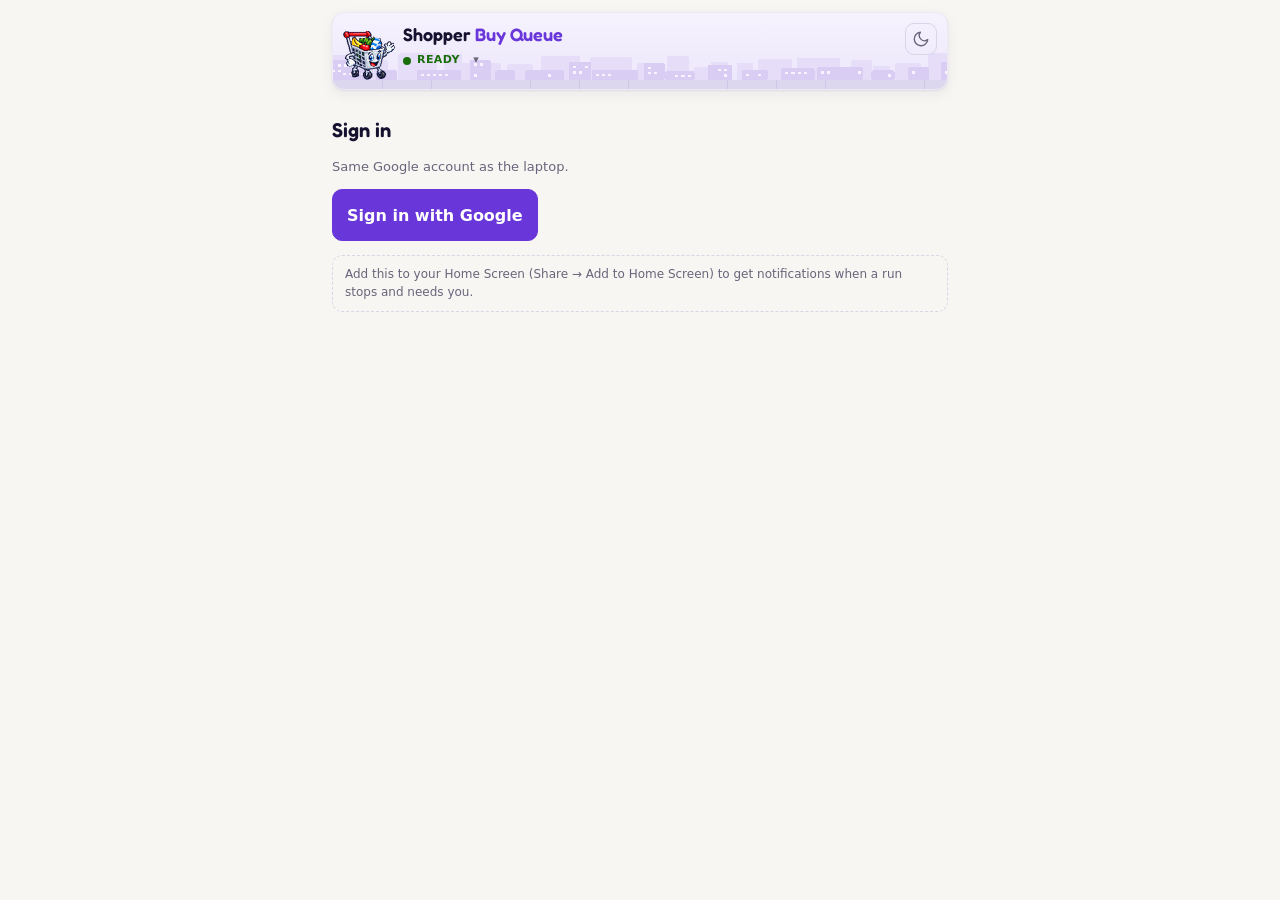
<file: index.html>
<!DOCTYPE html>
<html lang="en">
<head>
  <meta charset="UTF-8" />
  <meta name="viewport" content="width=device-width, initial-scale=1, viewport-fit=cover" />
  <meta name="theme-color" content="#6937d9" />
  <meta name="apple-mobile-web-app-capable" content="yes" />
  <meta name="apple-mobile-web-app-status-bar-style" content="black-translucent" />
  <title>Shopper Remote</title>
  <!-- B-1187 (v2.0.66): the icon lines are the v2.0.57 ones (the last setup that showed the cart). -->
  <link rel="manifest" href="manifest.webmanifest" />
  <link rel="apple-touch-icon" href="icon-180.png" />
  <link rel="icon" type="image/png" href="shoppy-64.png" />
  <link rel="stylesheet" href="styles.css" />
  <link rel="stylesheet" href="retro.css" />
  <!-- B-874 (v2.0.24): the shared top bar + Light/Dark heading font. -->
  <link rel="stylesheet" href="topbar.css" />
  <!-- B-840 (v2.0.21): the Receive counter pop-up (same file as lib/receive-count.css). -->
  <link rel="stylesheet" href="receive-count.css" />
  <link rel="stylesheet" href="press-feedback.css" /><!-- B-1321 (v2.0.79): Sent to the laptop / Done - drops off (= lib/press-feedback.css) -->
  <!-- B-1062 / B-1063 (v2.0.53): Claude's learning on the Buylist tab (same file as lib/claude-learning.css). -->
  <link rel="stylesheet" href="claude-learning.css" />
  <!-- B-1071 (v2.0.54): Process returns on the Ship tab (remote/returns-view.js). -->
  <link rel="stylesheet" href="returns.css" />
  <link rel="stylesheet" href="settings.css" /><!-- B-1501 (v2.0.104): the shared Settings screen -->
  <link rel="stylesheet" href="packing.css" /><!-- B-1426 (v2.0.92): Packing data on the Ship tab (= lib/packing-ui.css) -->
  <!-- v2.0.55 builder A (B-1073 / B-1076 / B-1077 / B-1079): Stock + Ship on the phone. -->
  <link rel="stylesheet" href="ui55-a.css" />
  <!-- v2.0.55 builder B (B-1074 / B-1075 / B-1080 - B-1083 / B-1086): Buylist More sheet, folded
       panels, Run / Home order, run status in the top bar, readable status pill. -->
  <link rel="stylesheet" href="ui55-b.css" />
  <!-- v2.0.55 Builder C (B-1084 / B-1085 / B-1087 / B-1088): Pricing / Cash notes, one-line retro button rows, the Updated lines. -->
  <link rel="stylesheet" href="ui55-c.css" />
  <!-- B-1089 (v2.0.55): box contents can't be lost - Saved / Unsent lines, parked lists, archive. -->
  <link rel="stylesheet" href="ui55-d.css" />
  <!-- B-1103 (v2.0.57): the Buylist tab's Target plans box. -->
  <link rel="stylesheet" href="ui57-b.css" />
  <!-- B-1125 (v2.0.58): the Pricing tab's Aged inventory + No sales. -->
  <link rel="stylesheet" href="ui58-c.css" />
  <link rel="stylesheet" href="ui60-c.css" /><!-- B-1137 (v2.0.60): the pack-rank editor -->
  <link rel="stylesheet" href="buy-shots.css" /><!-- B-1173 (v2.0.64): buy-tab snapshots on the lines -->
  <link rel="stylesheet" href="do-next-rows.css" /><!-- B-1500 (v2.0.104) -->
  <link rel="stylesheet" href="inv-packing.css" /><!-- B-1515 (v2.0.107): Packing icon beside the printer on Stock rows -->
  <link rel="stylesheet" href="daily.css" /><!-- B-1257 (v2.0.73): The Daily (Home) + B-1256 short Do next cards -->
  <link rel="stylesheet" href="phone-nav.css" /><!-- B-1233 (v2.0.73): the sidebar navigation -->
  <link rel="stylesheet" href="phone-pages.css" /><!-- B-1792 (v2.0.135): the new pages -->
  <link rel="stylesheet" href="queue-preview.css" /><!-- B-1927 -->
  <link rel="stylesheet" href="books.css" /><!-- B-1232 (v2.0.73): the Books section -->
  <link rel="stylesheet" href="phone-shell.css" /><!-- B-2068 (v2.0.158) -->
  <link rel="stylesheet" href="info-tip.css" /><!-- B-2069 (v2.0.158) -->
  <link rel="stylesheet" href="phone-rows.css" /><!-- B-2071/B-2072 (v2.0.158) -->
  <link rel="stylesheet" href="margin.css" /><!-- B-2397 (v2.0.210): Cash | Margin -->
  <link rel="stylesheet" href="r6-phone.css" /><!-- v2.0.158 R6: folds, dark inputs, arrival stripes, Books rules -->
  <link rel="stylesheet" href="buy-tabs.css" /><!-- B-2359 (v2.0.205): the Buy page tab bar -->
  <link rel="stylesheet" href="button-levels.css" /><!-- B-2279 (v2.0.196): the four button levels -->
  <!-- Shopper 2 (v2.00, B-732): light / dark before first paint. The phone
       follows its own setting unless the top-bar button picked one. -->
  <script>
    (function () {
      try { var t = localStorage.getItem("shopperTheme"); if (t === "light" || t === "dark" || t === "retro") document.documentElement.setAttribute("data-theme", t); } catch (e) {}
    })();
  </script>
</head>
<body>
  <!-- P-15 (v2.93). This page is a MIRROR of the Buy Queue side pane plus
       a start button. It renders what the laptop publishes and relays what
       Zach taps. It contains no buy logic, and it never answers a prompt
       on his behalf. -->
  <div id="app">
    <!-- B-874 (v2.0.24): the shared top bar (same as the laptop's): skyline,
         Shoppy, "SHOPPER <tab>", the status line from payload.activity and,
         while a job runs, the floor lane (remote/topbar.css, topbar-view.js). -->
    <header id="topBar" class="topbar s-topbar" data-state="idle">
      <img src="shoppy-64.png" alt="" class="s-tb-shoppy" aria-hidden="true" />
      <div class="s-tb-main">
        <h1 class="s-tb-title">Shopper <em id="tbPage">Buy Queue</em></h1>
        <div class="s-tb-line" role="status" aria-live="polite"><span id="liveBanner" class="live-banner" hidden></span><b class="s-tb-state">READY</b><span class="s-tb-text"></span><span class="s-tb-warn"></span></div>
        <div id="deviceName" class="device-name"></div>
      </div>
      <div class="s-tb-actions">
        <!-- B-1233 (v2.0.73): opens the sidebar (remote/phone-nav.js). -->
        <button id="navBtn" class="ghost-btn theme-btn pn-burger" type="button" aria-label="Open navigation" aria-controls="phoneNav" aria-expanded="false"><svg width="18" height="18" viewBox="0 0 24 24" fill="none" stroke="currentColor" stroke-width="2" stroke-linecap="round" aria-hidden="true"><path d="M4 6h16M4 12h16M4 18h16"/></svg></button>
        <button id="themeBtn" class="ghost-btn theme-btn" type="button" aria-label="Switch light / dark / retro"><svg width="18" height="18" viewBox="0 0 24 24" fill="none" stroke="currentColor" stroke-width="1.8" stroke-linecap="round" stroke-linejoin="round" aria-hidden="true"><path d="M21 12.8A9 9 0 1111.2 3a7 7 0 009.8 9.8z"/></svg></button>
      </div>
      <div class="s-tb-lane" aria-hidden="true"><div class="s-tb-track"><div class="s-tb-fill"></div></div><div class="s-tb-ride"><img src="shoppy-64.png" alt="" class="s-tb-rider" /></div></div>
    </header>

    <!-- The liveness banner is the first thing on screen on purpose:
         Zach's own requirement was that "running" and "stalled, go to the
         machine" must never look alike. B-1086 (v2.0.55): it now sits at the
         start of the top bar's status line (#liveBanner above) - same text,
         same tone colours, without its own 41 px band. -->

    <!-- P-25. Proof the tap landed (progress), and what the laptop is
         actually doing (currentStep + the generation log tail). -->
    <!-- P-34: permission is only ever requested from a real tap. Hidden
         once granted, and in a browser tab (where it cannot work). -->
    <div id="pushRow" class="push-row" hidden>
      <span class="push-text">Notifications are off - a paused run won't reach you.</span>
      <button id="pushBtn" class="primary-btn">Turn on notifications</button>
    </div>

    <div id="progress" class="progress" hidden>
      <span class="spinner" aria-hidden="true"></span>
      <span id="progressText">Working...</span>
    </div>
    <div id="genCard" class="gen-card" hidden>
      <div id="genStep" class="gen-step"></div>
      <pre id="genLog" class="gen-log"></pre>
    </div>

    <section id="signinView" class="view" hidden>
      <h1>Sign in</h1>
      <p class="muted">Same Google account as the laptop.</p>
      <button id="signInBtn" class="primary-btn big">Sign in with Google</button>
      <p id="signinError" class="error-text" hidden></p>
    </section>

    <section id="pickerView" class="view" hidden>
      <h1>Pick your computer</h1>
      <div id="deviceList" class="device-list"></div>
    </section>

    <section id="mainView" class="view" hidden>
      <!-- B-1233 (v2.0.73): the phone's navigation is a SIDEBAR like the laptop's - the same
           sections in the same order as lib/sidenav.js NAV (Settings: the shared ones, remote/settings-view.js) - that
           hides itself: the menu button in the top bar (it floats once the bar scrolls away) or a
           swipe in from the left edge opens it, a pick / the scrim / a swipe back / Esc closes it
           (remote/phone-nav.js). It replaced the bottom tab bar.
           B-1791 (v2.0.135): THE LIST IS GENERATED. remote/nav-lib.js (node test/_phone-nav-bundle.mjs --write) copies lib/sidenav.js NAV;
           remote/phone-nav-list.js draws it (six groups, badges, the laptop's names). A new laptop page = one PHONE_TABS line there. -->
      <div id="pnScrim" class="pn-scrim" aria-hidden="true"></div>
      <nav id="phoneNav" class="pn-drawer" aria-label="Shopper pages">
        <div class="pn-head">
          <span class="pn-brand"><img src="shoppy-64.png" alt="" class="pn-logo" /><span class="pn-word">Shopper</span></span>
          <button id="pnClose" class="pn-close" type="button" aria-label="Close navigation"><svg width="20" height="20" viewBox="0 0 24 24" fill="none" stroke="currentColor" stroke-width="2" stroke-linecap="round" aria-hidden="true"><path d="M6 6l12 12M18 6L6 18"/></svg></button>
        </div>
        <div class="pn-list"><!-- B-1791 (v2.0.135): built by phone-nav-list.js from nav-lib.js (= lib/sidenav.js NAV) --></div>
        <div class="pn-foot"><!-- P-35: a Home Screen app has no browser chrome, so these are the
         only way to re-poll or to pick up a new deploy. -->
    <div class="app-footer">
      <!-- P-58: sounds have to be armed by a real tap - iOS blocks audio
           playback that is not the direct result of a user gesture, the same
           class of silent failure P-34 hit with notification permission. -->
      <button id="soundBtn" class="ghost-btn">Sounds: off</button>
      <button id="refreshBtn" class="ghost-btn">Refresh</button>
      <button id="reloadBtn" class="ghost-btn">Reload app</button>
      <button id="signOutBtn" class="ghost-btn" hidden>Sign out</button>
      <span id="buildStamp" class="build-stamp" hidden></span>
    </div><span id="pnBuild" class="pn-version"></span></div>
      </nav>

      <div id="runPane">
        <div id="buyTabsHostRun"></div><!-- B-2359 (v2.0.205): remote/buy-tabs-view.js -->
        <!-- the pause prompt outranks everything else on the screen -->
        <div id="promptCard" class="prompt-card" hidden>
          <h2 id="promptTitle"></h2>
          <!-- P-63: the short reason, alone and emphasized. The long
               boilerplate around it moves into the Details disclosure below,
               so what actually happened and the buttons that answer it are
               both visible without scrolling or squinting. -->
          <p id="promptReason" class="prompt-reason" hidden></p>
          <!-- B-1557 (v2.0.114): "Recovery looked: ..." / "Recovery not allowed: ..." for this stop, as its own line. -->
          <p id="promptSecondLook" class="prompt-second-look" hidden></p>
          <details id="promptDetails" class="prompt-details" hidden>
            <summary>Details</summary>
            <p id="promptDetail" class="muted"></p>
          </details>
          <p id="promptExpiry" class="warn-text" hidden></p>
          <div id="promptFields" class="prompt-fields"></div>
          <div id="promptActions" class="prompt-actions"></div>
        </div>

        <!-- B-1082 (v2.0.55): idle, Start + the approval mode come first. -->
        <div id="startRow" class="controls" hidden>
          <!-- B-1535: which computer runs it - the Main (Optiplex) is preselected. B-2330: Run on comes before the approval. -->
          <label class="mode-row">
            <span>Run on</span>
            <select id="runOnSelect"></select>
            <span id="runOnNote" class="muted" role="status"></span>
          </label>
          <label class="mode-row">
            <span>Order approval</span>
            <select id="modeSelect">
              <option value="auto">Auto - place every order</option>
              <option value="per-product">Per-product - approve once per ASIN</option>
              <option value="per-order">Per-order - ask every time</option>
            </select>
          </label>
          <!-- B-2324 (v2.0.203): one "Start on <computer>" button per computer (app.js fillRunOn) - the same buttons as the Buylist's Buy card. -->
          <div id="startBtns" class="start-btns"></div>
          <button id="resumeSavedBtn" class="secondary-btn" hidden>Resume saved queue</button>
          <button id="discardSavedBtn" class="danger-btn" hidden>Discard saved queue</button>
          <button id="previewBtn" class="ghost-btn" title="Refresh preview" aria-label="Refresh preview">Preview</button>
        </div>
        <!-- B-2278 (v2.0.196): the status line and Resume / Retry / Skip / Abort sit on top whenever a queue exists (the prompt card stays above everything). Same elements, same ids - moved. -->
        <div class="statline">
          <span id="runStatus" class="pill">idle</span>
          <!-- B-774 (v2.0.9): out of stock and failed, counted apart (B-2285: beside the status pill). -->
          <div id="runOutcomes" class="run-outcomes" hidden></div>
          <span id="currentStep" class="step-text"></span>
        </div>
        <div id="controlRow" class="controls" hidden>
          <button id="pauseBtn" class="secondary-btn">Pause</button>
          <button id="resumeBtn" class="primary-btn" hidden>Resume</button>
          <button id="retryFailedBtn" class="secondary-btn" hidden>Retry failed buy</button>
          <!-- P-53: a paused run offered Resume / Retry / Abort and no way
               to give up on just the one line that failed. skipLine was
               already whitelisted and already wired for a line in flight. -->
          <button id="skipFailedBtn" class="secondary-btn" hidden>Skip failed buy</button>
          <button id="finishNowBtn" class="secondary-btn" hidden>Finish now</button>
          <button id="abortBtn" class="danger-btn">Abort</button>
        </div>
        <div id="queuePreviewHost"></div><!-- B-1927: remote/queue-preview-view.js -->
        <!-- B-774 (v2.0.9): RIGHT NOW - the line, order k of N, and the step of
             the buy (remote/run-lib.js = lib/buy-stage.js; remote/run-view.js
             draws it). Hidden when there is no queue. -->
        <section id="runHero" class="run-hero" hidden>
          <div class="rh-head"><span class="rh-eyebrow">Right now</span><span id="rhOrder" class="rh-order" hidden></span></div>
          <div id="rhTitle" class="rh-title"></div>
          <div id="rhMeta" class="rh-meta"></div>
          <p id="rhStage" class="rh-stage"></p>
          <ol id="runTracker" class="rh-tracker" aria-label="Steps of this buy"></ol>
          <p id="rhEngine" class="rh-engine" hidden></p>
        </section>


        <!-- B-774 (v2.0.9): MONEY - spent and LEFT to spend, this run and today. -->
        <div class="totals money-band">
          <div class="total"><span class="t-label">Spent this run</span><span id="tSpent" class="t-value">$0.00</span></div>
          <div class="total t-left" id="tRunLeftBox"><span class="t-label">Left this run</span><span id="tRunLeft" class="t-value">-</span><span id="tRunTarget" class="t-sub"></span></div>
          <div class="total"><span class="t-label">Spent today</span><span id="tToday" class="t-value">$0.00</span></div>
          <div class="total t-left" id="tDayLeftBox"><span class="t-label">Left today</span><span id="tLeftToday" class="t-value">-</span><span class="t-sub">goal <span id="tNeeded">$0.00</span></span></div>
          <div class="total"><span class="t-label">Safety cap (line)</span><span id="tCap" class="t-value">-</span></div>
          <div class="total"><span class="t-label">Lines bought</span><span id="tBought" class="t-value">0</span></div>
        </div>
        <!-- P-246 (v3.60): where today's spending goal came from. Mirrored
             from the desktop, never set here. -->
        <div id="tDefaultNote" class="default-note" hidden></div>
        <!-- v4.74 (B-573): the daily spending goal + what happens when it is met. -->
        <div id="goalBox" class="section"></div>


        <div id="queueActionsHost"></div><!-- B-1794: remote/queue-actions-view.js -->
        <!-- B-1457 (v2.0.96): where the Target orders still to come ship; orders already placed keep theirs. -->
        <div id="targetDestRow" class="controls" hidden>
          <span class="muted small">Target orders still to come:</span>
          <button id="targetDestHouseBtn" class="secondary-btn">Ship to the house</button>
          <button id="targetDestPrepBtn" class="secondary-btn">Ship to the prep center</button>
        </div>

        <!-- Honesty, not an omission. See the note in the setup page. -->
        <p id="unstickNote" class="muted small" hidden>
          Stuck with no response? "Restart Shopper (if frozen)" only works at the laptop - it restarts the
          extension from the page itself, which a remote command can't do.
        </p>

        <!-- P-56: was the last block in this pane, under everything. Zach
             wants it near the top - it is the only window into what the
             extension is doing while he is away from the laptop. -->
        <details class="section" id="logSection">
          <summary>Activity log</summary>
          <pre id="log" class="log"></pre>
        </details>

        <h2 class="section-head">
          Lines <span id="lineCount" class="count"></span>
          <!-- P-67: compact / normal / extended density for the list below. -->
          <span id="densityRow" class="density-row">
            <button class="density-btn" data-density="compact">Compact</button>
            <button class="density-btn" data-density="normal">Normal</button>
            <button class="density-btn" data-density="extended">Extended</button>
          </span>
        </h2>

        <div id="lines" class="lines"></div>

        <!-- P-65: the end-of-queue report. Everything in it is computed by
             the laptop already (buildBuyQueueReport); none of it had ever
             been sent to the phone. -->
        <div id="waitingHost"></div><!-- B-1794: remote/waiting-rows-view.js -->
        <div id="reportCard" class="report-card" hidden>
          <h2 id="reportHead" class="section-head">Run report</h2>
          <div id="reportUrgent" class="report-urgent" hidden></div>
          <div id="reportSummary" class="report-summary"></div>
          <div id="reportBuckets"></div>
        </div>
      </div>

      <div id="buylistPane" hidden>
        <div id="buyTabsHostBuylist"></div><!-- B-2359 (v2.0.205): remote/buy-tabs-view.js -->
        <div class="controls">
          <!-- B-2359 (v2.0.205): Generate is the tab bar's "1" (remote/buy-tabs-view.js) - the one place. -->
          <button id="approveAllBtn" class="secondary-btn">Approve Adjusted</button>
        </div>
        <p id="blMatchLine" class="muted small" hidden></p>

        <!-- B-2360 (v2.0.205): "Add an ASIN" is the tab bar's one + Add ASIN now (remote/buy-tabs-view.js; buylist or live queue by state). -->
        <p id="buylistMeta" class="muted"></p>
        <!-- P-43 (2026-09-09): "I need to know how much $ approved we have" -->
        <p id="buylistApproved" class="approved-total"></p>
        <!-- P-47 (2026-09-09): "a horizontal version of what's on the desktop"
             (the buylist's approved-spend tube). JS sets the fill width. -->
        <div id="buylistApprovedBar" class="approved-progress" hidden>
          <div id="buylistApprovedFill" class="approved-progress-fill"></div>
        </div>
        <!-- B-1062 / B-1063 (v2.0.53): Claude's learning, compact - its questions
             (Approve / Reject + note, sent to the laptop), score trend, rules
             and a per-line chip toggle. remote/claude-learn-view.js draws it. -->
        <!-- B-1103 (v2.0.57): open Target plans - roll tonight's line in or keep it separate.
             remote/target-plans-view.js draws it. -->
        <div id="tpPlanHost" hidden></div>
        <div id="blActionsHost"></div><!-- B-1793: remote/buylist-actions-view.js -->
        <div id="carryOverHost" hidden></div><!-- B-1803 (v2.0.137): remote/carryover-view.js -->
        <div id="claudeLearnHost"></div>
        <div id="buylistItems" class="lines"></div>
      </div>

      <!-- B-490 (v4.56): read-only. The laptop's Dashboard as it last built
           it (Refresh on the laptop re-reads the live figures). Nothing
           on this tab changes anything - Mark done / Dismiss stay on the
           laptop. -->
      <div id="dashboardPane" hidden>
        <!-- B-833 (v2.0.18): Home = "Glance + To-do", the laptop Dashboard's layout:
             five tiles, a ranked Do next list (one button each, jumping to this
             app's own tabs), one status line. remote/dash-lib.js is GENERATED
             from lib/dashboard-todo.js (test/_dash-bundle.mjs). -->
        <!-- B-1257 (v2.0.73): The Daily - a step-by-step review (remote/daily-view.js draws
             it in #dailyPane; the rest of Home is hidden while it is open). -->
        <div class="daily-launch">
          <button id="dashDailyBtn" class="primary-btn daily-open-btn" type="button" disabled>The Daily</button>
        </div>
        <div id="dailyPane" class="daily-pane" hidden></div>
        <!-- B-1083 (v2.0.55): Do next first (it started on screen 2 under the tiles). -->
        <div class="section dash-sec dash-do">
          <h3>Do next <span id="dashDoCount" class="count"></span></h3>
          <div id="dashDoNext" class="lines"></div>
          <!-- B-1257: rows hidden by an "Ignore for" in The Daily. -->
          <p id="dashDoHidden" class="muted small dash-do-hidden" hidden></p>
        </div>
        <p id="dashAsOf" class="muted"></p>
        <div id="dashTiles" class="gl-tiles"></div>
        <div class="section dash-sec gl-status">
          <!-- B-776 (v2.0.9): tap for the last run's report. -->
          <div class="dash-card dash-tap" id="dashLastRun" role="button" tabindex="0" aria-label="Last run - open its report">
            <span class="t-label">Last run</span>
            <b id="dashLastHead" class="dash-head">-</b>
            <span id="dashLastSub" class="muted small"></span>
          </div>
          <p id="dashNightly" class="muted small"></p>
          <!-- B-971 (v2.0.39): the two background checks' last result. -->
          <div id="dashChecks" class="muted small"></div>
        </div>
      </div>

      <!-- B-1792 (v2.0.135): the pages the phone lacked. Each is drawn by its own remote/*-view.js and shown by ShopperPhonePages. -->
      <div id="manualBuyPane" hidden></div>
      <div id="blacklistPane" hidden></div>
      <div id="competitorsPane" hidden></div><!-- B-2043 (v2.0.154): Sourcing - Competitor ASINs -->
      <div id="leadsPane" hidden></div><!-- B-2103 (v2.0.162): Sourcing - Tracked Leads -->
      <div id="runStatusPane" hidden></div>
      <div id="runReviewsPane" hidden></div>
      <div id="booksRulesPane" hidden></div>
      <!-- B-662 (v4.85): the Bank view - opened from the Dashboard's Bank
           balance tile. Read-only: what the laptop's last Dashboard refresh
           read off the Bank tab. -->
      <div id="bankPane" hidden>
        <button id="bankBack" class="linkish" type="button">&lsaquo; Dashboard</button>
        <div class="section dash-sec">
          <h3>Virtual Bank</h3>
          <div class="dash-tile wide bank-balance"><span class="t-label">Balance</span><b id="bankBal">-</b><span id="bankAsOf" class="dash-money"></span></div>
        </div>
        <div class="section dash-sec">
          <h3>Recent transactions <span id="bankCount" class="count"></span></h3>
          <div id="bankRows" class="lines"></div>
        </div>
      </div>

      <!-- B-459 (v4.49): read-only. What the laptop's Inventory Pipeline
           page last stored - House / Prep / In transit and the Arrivals
           boxes. Nothing on this tab can move a unit. -->
      <div id="inventoryPane" hidden>
        <!-- v4.74 (B-567): the same Quick / Full refresh as the laptop. -->
        <div id="invRefresh"></div>
        <p id="invAsOf" class="muted"></p>
        <p id="invLiveSync" class="muted small"></p>
        <div class="inv-totals">
          <!-- B-465 (v4.50): each tile opens its products, largest first. -->
          <div class="inv-total inv-house" data-bucket="house" role="button" tabindex="0" aria-pressed="false"><span class="t-label">House</span><b id="invHouse">-</b></div>
          <div class="inv-total inv-prep" data-bucket="prep" role="button" tabindex="0" aria-pressed="false"><span class="t-label">Prep</span><b id="invPrep">-</b></div>
          <div class="inv-total inv-transit" data-bucket="transit" role="button" tabindex="0" aria-pressed="false"><span class="t-label">In transit</span><b id="invTransit">-</b></div>
        </div>
        <!-- B-1309 (v2.0.78): one search for every list on this tab (remote/stock-search.js) - it was the Products filter. -->
        <div class="inv-search" role="search">
          <span class="inv-search-box">
            <input id="invFilter" class="inv-filter" type="text" inputmode="search" enterkeyhint="search" placeholder="Search: ASIN, product, retailer, order #" aria-label="Search this tab" aria-describedby="invSearchCount" autocapitalize="off" autocomplete="off" spellcheck="false" />
            <button type="button" id="invFilterClear" class="inv-search-clear" aria-label="Clear the search" hidden>&times;</button>
          </span>
          <span id="invSearchCount" class="muted small" aria-live="polite" hidden></span>
        </div>
        <div id="invBucketPanel" class="section" hidden>
          <h3 id="invBucketTitle"></h3>
          <p id="invBucketNote" class="muted" hidden></p>
          <!-- B-875 (v2.0.25): every House count from its Receive tally, in one go (app.js invOpenReceiveAll). -->
          <button id="invReceiveAllBtn" class="secondary-btn" type="button" hidden>Set House counts from Receive</button>
          <button id="invFillHouseBtn" class="secondary-btn" type="button" hidden>Set Receive counts to House on hand</button>
          <button id="invCountAnyBtn" class="secondary-btn" type="button" hidden>Count a product not listed</button>
          <!-- B-912 (v2.0.29): the laptop prints the open batch's unprinted FNSKU labels on the Brother. -->
          <button id="invPrintLabelsBtn" class="secondary-btn" type="button">Print FNSKU labels (open batch)</button>
          <p id="invPrintLabelsNote" class="muted" hidden></p>
          <table id="invBucketTable" class="inv-table"></table>
        </div>
        <!-- B-579 (v4.75): dictate box contents, upload the pack list to ScanPower.
             B-1078 (v2.0.55): below the House / Prep / In transit tiles (it was first). -->
        <div id="boxesSection" class="section bx-section"></div>
        <!-- v4.74 (B-568): the laptop's Needs you cards, with their answers. -->
        <div id="needsSection" class="section"></div>
        <!-- v4.74 (B-569): "What showed up", sliced by the dropdown. -->
        <div id="latestSection" class="section"></div>
        <!-- B-1073 (v2.0.55): ids for the collapsible sections + jump row (remote/stock-sections.js). -->
        <div id="invArrivalsSection" class="section">
          <h3>Arrivals <span id="invArrivalsCount" class="count"></span></h3>
          <div id="invArrivals"></div>
        </div>
        <!-- B-1796 (v2.0.135): remote/pipeline-actions-view.js -->
        <div id="shipmentsHost"></div>
        <div id="unmatchedHost"></div>
        <div id="editsHost"></div>
        <div id="scanpowerHost"></div><!-- B-1804 (v2.0.137): remote/scanpower-view.js -->
        <div id="fbaStockHost"></div><!-- B-1811 (v2.0.138): remote/fba-stock-view.js -->
        <div id="invProductsSection" class="section">
          <h3>Products <span id="invProductCount" class="count"></span></h3>
          <p class="inv-shade-legend small muted">Left edge: <span class="inv-key inv-shade-partDelivered">Partly delivered</span> <span class="inv-key inv-shade-delivered">Delivered</span> <span class="inv-key inv-shade-prep">Prep Center</span> <span class="inv-key inv-shade-partShipped">Partly sent out</span> <span class="inv-key inv-shade-shipped">Sent out</span> · white = nothing arrived</p>
          <div id="invRows" class="lines"></div>
        </div>
      </div>

      <!-- B-510 (v4.61): read-only. The laptop's FBA Inventory page, drawn
           by the same code (fba-lib.js is built from its lib/ files). No
           command, no write, no Amazon pull. -->
      <!-- B-741 (v2.01): the laptop's Below Min list, with the same choices. -->
      <!-- B-742 (v2.0.7): the Shipment Wizard - the same screens as the laptop's Ship to Amazon page. -->
      <!-- B-1071 (v2.0.54): + Process returns above the wizard (remote/returns-view.js draws #returnsHost). -->
      <div id="wizardPane" hidden><div id="packingHost"></div><div id="returnsHost"></div><div id="wizardHost"></div></div>
      <!-- B-765 (v2.0.8): the laptop's Cash Flow page, worked out on the laptop
           after each Sellerboard read and drawn with its own chart code
           (cashflow-lib.js is built from lib/s-chart.js). -->
      <div id="cashFlowPane" hidden data-cfm-mode="cash">
        <!-- B-2397 (v2.0.210): Cash | Margin (remote/margin-view.js fills #cfmMarginHost). -->
        <div class="cfm-tabs" role="group" aria-label="Cash or Margin" id="cfmMode"><button type="button" class="cfm-tab" data-mode="cash" aria-pressed="true">Cash</button><button type="button" class="cfm-tab" data-mode="margin" aria-pressed="false">Margin</button></div>
        <div id="cfmMarginHost" class="mgm-host"></div>
        <div class="cfm-head"><button type="button" class="secondary-btn" id="cfmReload">Reload</button><button type="button" class="primary-btn" id="cfmPull" title="Read Sellerboard now">Read Sellerboard</button><button type="button" class="fba-notes-btn c55-info" id="cfmNotesToggle" aria-expanded="false" aria-label="About the Cash Flow figures">&#9432;</button></div>
        <!-- B-1058 / B-1059 (v2.0.53): Claude's summary + Ask Claude (remote/claude-screens.js). -->
        <div id="cfmClaude" class="csx-host cfm-card"></div>
        <p id="cfmStatus" class="muted small"></p>
        <div id="cfmBanner" class="ai-banner ai-banner-info" hidden></div>
        <div class="cfm-tabs" role="group" aria-label="Time range" id="cfmRange"><button type="button" class="cfm-tab" data-days="30">30 days</button><button type="button" class="cfm-tab" data-days="90">90 days</button><button type="button" class="cfm-tab" data-days="180">180 days</button><button type="button" class="cfm-tab" data-days="365">365 days</button></div>
        <div id="cfmBody"></div>
      </div>
      <div id="belowMinPane" hidden>
        <div id="bmmActionsHost"></div><!-- B-1797: remote/pricing-actions-view.js -->
        <!-- B-1084 (v2.0.55): the explainer behind an ⓘ; the Keepa / sales-report notes once, in #bmmNotes. -->
        <div class="bmm-head"><button type="button" class="secondary-btn" id="bmmCheck">Check now</button><button type="button" class="c55-info" id="bmmInfoToggle" aria-expanded="false" aria-controls="bmmExplain" aria-label="What sending does" title="What sending does">&#9432;</button></div>
        <p id="bmmAsOf" class="muted"></p>
        <div id="bmmBanner" class="ai-banner ai-banner-warn" hidden></div>
        <div id="bmmNotes" class="bmm-notes" hidden></div>
        <p id="bmmExplain" class="muted small" hidden>Sending a price lowers your Seller Snap min to it; Seller Snap can then go that low to win the Buy Box. Don't change hides a listing until its Buy Box or min changes.</p>
        <!-- B-1125 (v2.0.58): Aged inventory + No sales (remote/listing-health-view.js). -->
        <div id="lhmBox" class="lhm-box" hidden></div>
        <div id="bmmBody"></div>
        <!-- B-834 (v2.0.18): pinned above the tab bar while there is a choice. -->
        <div class="bmm-sendbar" id="bmmSendBar" hidden>
          <span class="bmm-sendsum" id="bmmSendSummary"></span>
          <button type="button" class="primary-btn" id="bmmSend" disabled>Send to Seller Snap</button>
        </div>
      </div>

      <!-- B-1232 (v2.0.73): the laptop's Books - the overview and Needs you, built on the
           laptop from the Books page's own reply (lib/books-phone.js); a pick is the Books
           page picker's own message (remote/books-view.js draws it). -->
      <div id="booksPane" hidden>
        <!-- B-1277 (v2.0.74): Reload = the laptop reads the Books again now (once a minute). -->
        <div class="bkm-head"><span id="bkmReloadNote" class="bkm-reload-note small" role="status"></span><button type="button" class="secondary-btn" id="bkmPullNow">Pull and categorise now</button> <button type="button" class="secondary-btn" id="bkmReload">Reload</button></div>
        <p id="bkmStatus" class="muted small"></p>
        <div id="bkmBanner" class="ai-banner ai-banner-warn" hidden></div>
        <div id="bkmBody" hidden>
          <div id="bkmTiles" class="gl-tiles bkm-tiles"></div>
          <div id="bkmDone" class="bkm-done" role="status" hidden></div>
          <section id="bkmNeedsCard" class="section bkm-card" hidden>
            <h3 class="section-head" data-info="Oldest first. Pick the account a line belongs to, then Book it - the laptop books it exactly as its Books page does. Money out shows negative, money in positive - as on the bank.">Needs you <span class="count" id="bkmNeedsCount"></span></h3><!-- B-2069 (v2.0.158): the intro is behind the ⓘ -->
            <label class="bkm-remember radio-label" data-info="Always book that merchant to that account (a rule - switch it off on the laptop's Rules page)."><input type="checkbox" id="bkmRemember" checked /> <span>Remember each pick</span></label>
            <ul id="bkmNeeds" class="bkm-needs"></ul>
            <p id="bkmNeedsMore" class="muted small" hidden></p>
          </section>
          <section id="bkmForClaudeCard" class="section bkm-card" hidden><h3 class="section-head">For Claude <span class="count" id="bkmForClaudeCount"></span></h3><p class="muted small bkm-intro">Checks the Claude seat works - not counted against you.</p><ul id="bkmForClaude" class="bkm-needs"></ul></section>
          <div id="bkmActionsHost"></div><!-- B-1797: remote/books-actions-view.js -->
        </div>
      </div>

      <!-- B-1501 (v2.0.104): the shared Settings - the same values on both computers and here (remote/settings-view.js draws it). -->
      <div id="settingsPane" hidden>
        <div id="stgBody"></div>
        <div id="stgActionsHost"></div><!-- B-1798: remote/settings-actions-view.js (Actions card) -->
      </div>

      <!-- B-1023 (v2.0.49): the laptop's Catalog - products with stock, built on
           the laptop on each refresh (remote/catalog-view.js draws it). -->
      <div id="catalogPane" hidden>
        <div class="ctm-head"><button type="button" class="secondary-btn" id="ctmRefresh">Quick refresh</button></div>
        <p id="ctmStatus" class="muted small"></p>
        <div id="ctmBanner" class="ai-banner ai-banner-warn" hidden></div>
        <input type="search" id="ctmSearch" class="ctm-search" placeholder="Search name, ASIN or SKU" autocomplete="off" spellcheck="false" aria-label="Search the catalog" />
        <!-- B-1042 (v2.0.51): one chip at a time, the one on is filled (aria-pressed). -->
        <div class="ctm-chipset ctm-filter" role="group" aria-label="Which products" id="ctmFilter"><button type="button" class="ctm-seg s-plain-btn" data-filter="stock" aria-pressed="true">With stock</button><button type="button" class="ctm-seg s-plain-btn" data-filter="available" aria-pressed="false">Available</button><button type="button" class="ctm-seg s-plain-btn" data-filter="coming" aria-pressed="false">On the way</button></div>
        <!-- B-1041 / B-1043 (v2.0.51): Table / Cards, the Cards sort, the column filters. -->
        <div class="ctm-tools">
          <div class="ctm-chipset" role="group" aria-label="Show as" id="ctmMode"><button type="button" class="ctm-seg s-plain-btn" data-mode="table" aria-pressed="true">Table</button><button type="button" class="ctm-seg s-plain-btn" data-mode="cards" aria-pressed="false">Cards</button></div>
          <label class="ctm-sort-wrap" id="ctmSortWrap" hidden><span class="ctm-sort-l">Sort</span><select id="ctmSort" class="ctm-sort-sel" aria-label="Sort the cards"></select></label>
          <button type="button" class="secondary-btn ctm-filter-btn" id="ctmFilterBtn" aria-expanded="false" aria-controls="ctmPanel">Filter</button>
        </div>
        <div id="ctmPanel" class="ctm-panel" role="group" aria-label="Column filters" hidden></div>
        <div id="ctmChips" class="ctm-chips" role="group" aria-label="Column filters in use" hidden></div>
        <p id="ctmCount" class="muted small ctm-count"></p>
        <div id="ctmTableWrap" class="ctm-table-wrap" hidden></div>
        <div id="ctmList" class="ctm-list"></div>
        <button type="button" class="secondary-btn ctm-more" id="ctmMore" hidden>Show more</button>
      </div>

      <div id="fbaPane" hidden>
        <!-- v4.74 (B-574 / B-576): the one Quick / Full refresh. -->
        <div id="fbaRefresh"></div>
        <p id="fbaAsOf" class="muted"></p>
        <!-- B-1058 / B-1059 (v2.0.53): Claude's summary + Ask Claude (remote/claude-screens.js). -->
        <div id="fbaClaude" class="csx-host fba-paper"></div>
        <div id="fbaBanners" class="fba-banners"></div>
        <div id="fbaBody" class="fba-paper" hidden>
          <section class="fba-sec" id="fbaNowSec">
            <!-- B-603 (v4.78): notes behind one Details toggle. -->
            <div class="fba-head-row"><h3 class="ai-h2">Right now</h3><button type="button" class="fba-notes-btn c55-info" id="fbaNotesToggle" aria-expanded="false" aria-label="About the Right now figures">&#9432;</button></div>
            <p class="ai-note" id="fbaNowNote"></p>
            <div id="fbaBars"></div>
          </section>
          <section class="fba-sec">
            <h3 class="ai-h2" id="fbaOverTimeH">Over time</h3>
            <!-- B-603 (v4.78): three tidy rows at phone width. -->
            <div class="ai-controls fba-controls">
              <div class="fba-ctl-row">
                <div class="ai-seg fba-ranges" id="fbaRanges" role="group" aria-label="Time range"></div>
                <button type="button" class="ai-seg-btn ai-seg-lone" id="fbaCustomToggle" aria-expanded="false">Custom</button>
              </div>
              <div class="fba-ctl-row">
                <div class="ai-seg" id="fbaMeasure" role="group" aria-label="Measure"></div>
                <div class="ai-seg fba-style" id="fbaStyle" role="group" aria-label="Chart style"></div>
              </div>
              <div class="fba-ctl-row">
                <button type="button" class="ai-seg-btn ai-seg-lone" id="fbaTableToggle">Table</button>
                <!-- B-515 (v4.63) -->
                <button type="button" class="ai-seg-btn ai-seg-lone" id="fbaTrendlinesToggle" aria-pressed="true">Trendlines</button>
                <!-- B-1064 (v2.0.54): one button opens the series checklist (#fbaChips). -->
                <button type="button" class="ai-seg-btn ai-seg-lone fba-series-btn" id="fbaSeriesToggle" aria-expanded="false" aria-controls="fbaChips">Series</button>
              </div>
              <!-- B-1231 (v2.0.70): the whole pipeline in one stack (lib/amzinv.js FULL_STACK_SERIES).
                   Its own row - Retro keeps each row on one line (ui55-c.css) and row 3 is full at 375. -->
              <div class="fba-ctl-row">
                <button type="button" class="ai-seg-btn ai-seg-lone" id="fbaFullStack" aria-pressed="false">Full stack</button>
              </div>
            </div>
            <div class="ai-custom" id="fbaCustom" hidden>
              <label>From <input type="date" id="fbaFrom" /></label>
              <label>To <input type="date" id="fbaTo" /></label>
              <button type="button" class="ai-btn ai-btn-small" id="fbaApplyCustom">Apply</button>
            </div>
            <div class="fba-series-list" id="fbaChips" role="group" aria-label="Series on the chart" hidden></div>
            <div id="fbaTrend"></div>
            <div id="fbaTable" class="fba-table-wrap" hidden></div>
          </section>
          <p class="ai-note fba-foot"><span class="fba-foot-text">Tap or drag across the chart to read a day. Range, $/Units, style and series are remembered on this phone only - the laptop's Chart settings do not change. </span><a id="fbaWorkbook" class="ai-link" target="_blank" rel="noopener" hidden>History workbook</a></p>
        </div>
      </div>
    </section>

    <!-- B-776 (v2.0.9): the end-of-queue report pops up here when the queue
         finishes while the app is open (and from the Dashboard's Last run). -->
    <div id="reportSheet" class="report-sheet" role="dialog" aria-modal="true" aria-labelledby="reportSheetTitle" hidden>
      <div class="report-sheet-box">
        <h2 id="reportSheetTitle" class="report-sheet-title">Buy Queue finished</h2>
        <p id="reportSheetSummary" class="report-sheet-summary"></p>
        <div id="reportSheetUrgent" class="report-urgent" hidden></div>
        <div id="reportSheetBody"></div>
        <button id="reportSheetClose" class="primary-btn big" type="button">Got it</button>
      </div>
    </div>

    <div id="toast" class="toast" hidden></div>

    <!-- iOS: web push does nothing at all in Safari until the app is on
         the home screen, and a missed prompt means a run sits paused. -->


    <div id="installHint" class="install-hint" hidden>
      Add this to your Home Screen (Share &rarr; Add to Home Screen) to get
      notifications when a run stops and needs you.
    </div>
  </div>

  <script src="config.js"></script>
  <script src="confirm-inline.js"></script><!-- B-2180 (v2.0.175): inPageConfirm, the one in-page confirm (before every view) -->
  <!-- B-1088 (v2.0.55): the one "Updated N min ago" line on Stock / FBA / Home. -->
  <script src="updated-line.js"></script>
  <!-- B-510 (v4.61): fba-lib.js is GENERATED from lib/ (test/_fba-bundle.mjs). -->
  <script src="fba-lib.js"></script>
  <script src="fba-view.js"></script>
  <!-- B-833 (v2.0.18): dash-lib.js is GENERATED from lib/dashboard-todo.js (test/_dash-bundle.mjs). -->
  <script src="dash-lib.js"></script>
  <!-- B-1257 (v2.0.73): The Daily on Home (before app.js, which calls it). -->
  <script src="daily-view.js"></script>
  <script src="pricing-fix-view.js"></script><!-- B-1599 (v2.0.116): the phone's Fix this one (before do-next-rows-view / app.js) -->
  <script src="do-next-rows-view.js"></script><!-- B-1500 (v2.0.104): a Do next card's detail rows (before app.js) -->
  <!-- B-1287 (v2.0.75): Mark done / Dismiss on Home's Do next notifications (before app.js). -->
  <script src="notif-actions.js"></script>
  <script src="belowmin-lib.js"></script>
  <script src="belowmin-view.js"></script>
  <script src="listing-health-view.js"></script>
  <script src="wizard-view.js"></script>
  <script src="ship-rows-fold.js"></script><!-- B-2072 (v2.0.158) -->
  <!-- B-1089 (v2.0.55): the box-word outbox (before app.js and boxes.js). -->
  <script src="box-outbox.js"></script>
  <!-- B-765 (v2.0.8): cashflow-lib.js is GENERATED from lib/s-chart.js (test/_cashflow-bundle.mjs). -->
  <script src="cashflow-lib.js"></script>
  <script src="cashflow-view.js"></script>
  <script src="margin-view.js"></script><!-- B-2397 (v2.0.210): the Margin view in the Cash tab -->
  <!-- B-1058 / B-1059 (v2.0.53): claude-screen-lib.js is GENERATED from lib/claude-screen-view.js (test/_claude-screen-bundle.mjs). -->
  <script src="claude-screen-lib.js"></script>
  <script src="claude-screens.js"></script>
  <!-- B-1023 (v2.0.49): catalog-lib.js is GENERATED from lib/table-sort.js + lib/catalog-view.js
       (+ v2.0.51: lib/catalog-filters.js, lib/copy-button.js) by test/_catalog-bundle.mjs. -->
  <script src="catalog-lib.js"></script>
  <script src="catalog-view.js"></script>
  <!-- B-1232 (v2.0.73): the Books section. -->
  <script src="books-view.js"></script>
  <!-- B-774 (v2.0.9): run-lib.js is GENERATED from lib/ (test/_run-bundle.mjs). -->
  <script src="run-lib.js"></script>
  <!-- B-1038 (v2.0.51): the Bought form's starting numbers + title, GENERATED from lib/mark-bought-prior.js (test/_mark-bought-bundle.mjs). -->
  <script src="mark-bought-lib.js"></script>
  <script src="amazon-order-number.js"></script><!-- B-2395: = lib/amazon-order-number.js (byte copy) -->
  <!-- B-840 (v2.0.21): the Receive counter (same file as lib/receive-count.js); app.js opens it from a House row. -->
  <script src="receive-count.js"></script>
  <script src="count-any.js"></script>
  <!-- B-874 (v2.0.24): the top bar's wording (generated from lib/activity-view.js) and the bar. -->
  <script src="activity-view.js"></script>
  <script src="shoppy-queue-state.js"></script><!-- B-2361 (v2.0.205): = lib/shoppy-queue-state.js -->
  <script src="shoppy-queue-view.js"></script><!-- B-2361: the queue Shoppy in the header (before topbar-view.js, which calls its tab()) -->
  <script src="topbar-view.js"></script>
  <script src="phone-shell.js"></script><!-- B-2068 (v2.0.158) -->
  <script src="info-tip.js"></script><!-- B-2069 (v2.0.158) -->
  <script src="why-fold.js"></script><!-- B-2085 (v2.0.161): ShopperWhy.wrap, the phone twin of lib/info-tip.js wrapWhy -->
  <script src="plain-text.js"></script><!-- B-2073 (v2.0.158) -->
  <script src="store-badge.js"></script><!-- B-2322 (v2.0.203): ShopperStoreBadge, the Supplier stat's store badge (before app.js) -->
  <!-- B-1137 (v2.0.60): the Walmart pack-rank editor (app.js renderPrompt draws it). -->
  <script src="keep-place.js"></script><!-- B-2407: = lib/keep-place.js (byte copy) -->
  <script src="pack-rank-view.js"></script>
  <script src="nav-lib.js"></script><!-- B-1791 (v2.0.135): GENERATED from lib/sidenav.js -->
  <script src="phone-nav-list.js"></script><!-- B-1791: draws the drawer (the tab buttons must exist before the main script collects them) -->
  <script src="start-picker.js"></script><!-- B-1535 -->
  <script src="start-watch.js"></script><!-- B-1955 (v2.0.149) -->
  <script src="menu-kinds.js"></script><!-- B-2280b: group a sheet's moves by kind (before app.js) -->
  <script src="app.js"></script>
  <!-- B-1233 (v2.0.73): the sidebar navigation (after app.js, which wires each tab button). -->
  <script src="pages-view.js"></script><!-- B-1792 (v2.0.135): the registry the new pages hang on -->
  <script src="phone-nav.js"></script>
  <script src="activity-log-sheet.js"></script><!-- B-2061 (v2.0.158): Activity log button in the drawer + its sheet -->
  <!-- B-1062 / B-1063 (v2.0.53) -->
  <script src="claude-learn-view.js"></script>
  <!-- B-1103 (v2.0.57) -->
  <script src="target-plans-view.js"></script>
  <script src="run-view.js"></script>
  <script src="buy-tabs-view.js"></script><!-- B-2359 / B-2360 (v2.0.205): the Buy page tab bar + the one + Add ASIN -->
  <!-- B-1173 (v2.0.64): buy-tab snapshots on the Buy Queue lines (signed URLs, private bucket). -->
  <script src="buy-shots-view.js"></script>
  <!-- B-683 (v4.93): typed MM/DD/YYYY date box, used by parity.js. -->
  <script src="date-input.js"></script>
  <!-- B-1321 (v2.0.79): the one press helper (same file as lib/press-feedback.js). -->
  <script src="press-feedback.js"></script>
  <script src="parity.js"></script>
  <!-- B-1056 (v2.0.52): the House list's expiry date. expiry-lib.js is GENERATED from lib/expiry-date.js +
       lib/house-expiry.js (test/_expiry-bundle.mjs); house-expiry-view.js draws it. -->
  <script src="expiry-lib.js"></script>
  <script src="house-expiry-view.js"></script>
  <!-- B-1057 (v2.0.53): Manual Print - the printer on each Stock tab row (the laptop runs the print). -->
  <script src="manual-print-view.js"></script>
  <!-- B-1071 (v2.0.54): Process returns (uses manual-print-view.js runCommand). -->
  <script src="returns-view.js"></script>
  <!-- B-1426 / B-1429 (v2.0.92): Packing data (uses manual-print-view.js runCommand; packing-lib.js is built from lib/packing-form*.js). -->
  <script src="packing-lib.js"></script>
  <script src="packing-view.js"></script>
  <script src="boxes.js"></script>
  <!-- B-1073 / B-1076 (v2.0.55): Stock sections fold + jump row; Products one line each. -->
  <script src="fold-shared.js"></script><!-- B-2057/B-2070 -->
  <script src="stock-sections.js"></script>
  <!-- B-1309 (v2.0.78): the Stock tab's search box filters every list as he types. -->
  <script src="stock-search.js"></script>
  <!-- B-1501 (v2.0.104): the shared Settings screen. -->
  <script src="settings-lib.js"></script>
  <script src="settings-view.js"></script>
  <!-- B-1792 (v2.0.135): the new pages, then the action views that need ShopperRemote / ShopperManualPrint / ShopperPhonePages / REMOTE_LABELS. -->
  <script src="manual-buy-view.js"></script>
  <script src="blacklist-view.js"></script>
  <script src="lead-band.js"></script><!-- B-2242 -->
  <script src="match-block.js"></script><!-- B-2108 -->
  <script src="sourcing-search.js"></script><!-- B-2288 -->
  <script src="competitors-view.js"></script><!-- B-2043 -->
  <script src="leads-view.js"></script><!-- B-2103 -->
  <script src="run-status-view.js"></script>
  <script src="run-reviews-view.js"></script>
  <script src="books-rules-view.js"></script>
  <script src="buylist-actions-view.js"></script>
  <script src="carryover-view.js"></script>
  <script src="queue-actions-view.js"></script>
  <script src="pick-list-ref.js"></script><!-- B-1961 (v2.0.149) -->
  <script src="queue-preview-view.js"></script><!-- B-1927 -->
  <script src="waiting-rows-view.js"></script>
  <script src="dash-actions-view.js"></script>
  <script src="bank-actions-view.js"></script>
  <script src="pipeline-actions-view.js"></script>
  <script src="scanpower-view.js"></script>
  <script src="fba-stock-view.js"></script>
  <script src="pricing-actions-view.js"></script>
  <script src="books-actions-view.js"></script>
  <script src="settings-actions-view.js"></script>
  <script src="fold-targets.js"></script><!-- B-2057/B-2070 -->
  <script>
    // Shopper 2 (v2.00, B-732): the top-bar theme button - system -> light -> dark.
    // B-802 (v2.0.11): light -> dark -> retro -> light; the icon shows the NEXT one.
    (function () {
      var b = document.getElementById("themeBtn");
      if (!b) return;
      var ORDER = ["light", "dark", "retro"];
      var ICON = {
        dark: '<path d="M21 12.8A9 9 0 1111.2 3a7 7 0 009.8 9.8z"/>',
        retro: '<rect x="2" y="7" width="20" height="11" rx="2"/><path d="M6.5 12.5h4M8.5 10.5v4"/><circle cx="15.5" cy="13.5" r="1"/><circle cx="18" cy="11" r="1"/>',
        light: '<circle cx="12" cy="12" r="4"/><path d="M12 2v2M12 20v2M4.9 4.9l1.4 1.4M17.7 17.7l1.4 1.4M2 12h2M20 12h2M4.9 19.1l1.4-1.4M17.7 6.3l1.4-1.4"/>'
      };
      function shown() {
        var cur = document.documentElement.getAttribute("data-theme");
        var sysDark = window.matchMedia && window.matchMedia("(prefers-color-scheme: dark)").matches;
        return ORDER.indexOf(cur) >= 0 ? cur : (sysDark ? "dark" : "light");
      }
      function nextOf(t) { return ORDER[(ORDER.indexOf(t) + 1) % ORDER.length]; }
      function draw() {
        var svg = b.querySelector("svg");
        if (svg) svg.innerHTML = ICON[nextOf(shown())];
        b.setAttribute("title", "Switch to " + nextOf(shown()));
      }
      b.addEventListener("click", function () {
        var next = nextOf(shown());
        document.documentElement.setAttribute("data-theme", next);
        try { localStorage.setItem("shopperTheme", next); } catch (e) {}
        draw();
      });
      draw();
    })();
  </script>
</body>
</html>
</file>
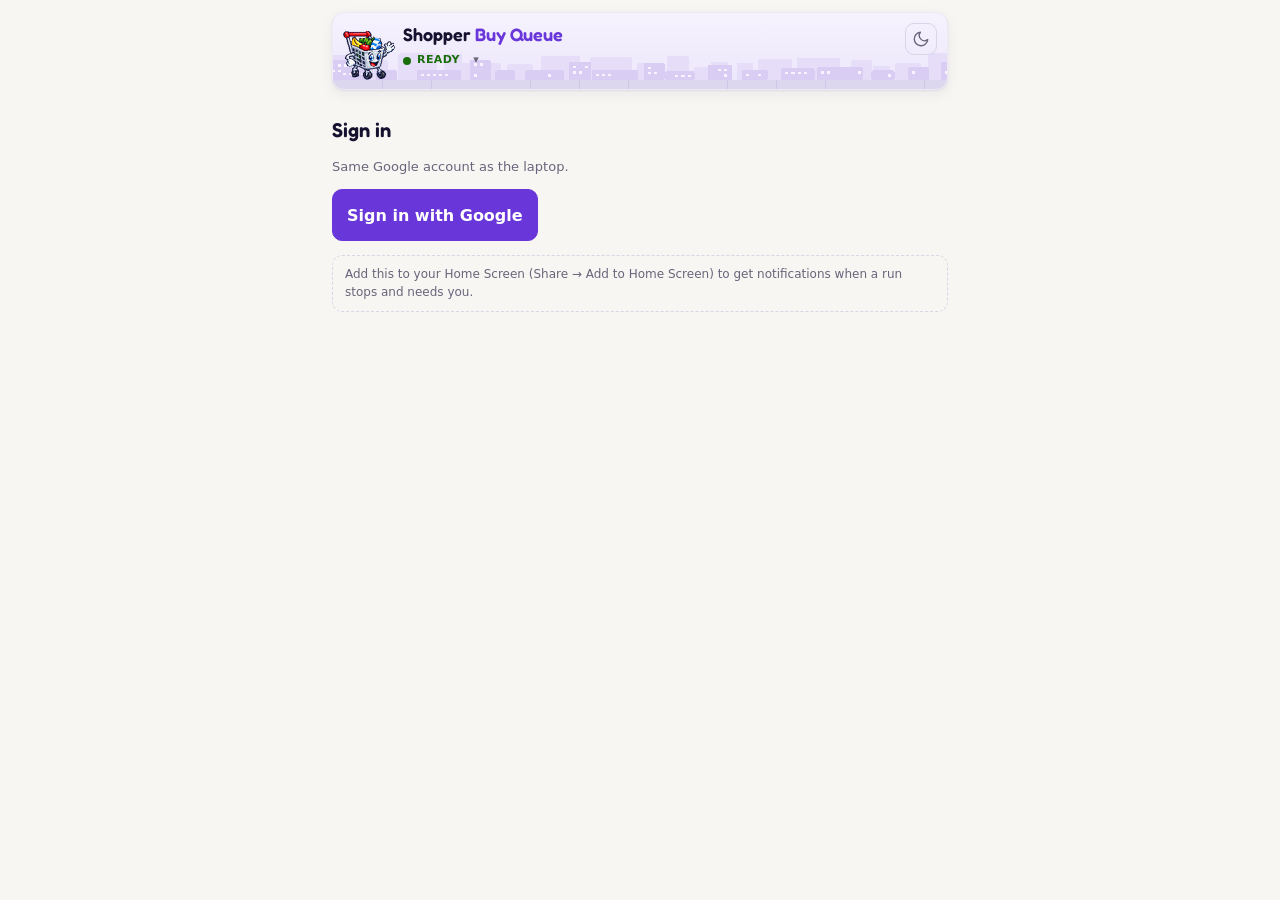
<file: remote/index.html>
<!DOCTYPE html>
<html lang="en">
<head>
  <meta charset="UTF-8" />
  <meta name="viewport" content="width=device-width, initial-scale=1" />
  <!-- B-1124 (v2.0.58): an old copy of the phone app lived here. It moved up one folder. -->
  <meta http-equiv="refresh" content="0; url=../index.html" />
  <link rel="apple-touch-icon" href="../icon-180.png" />
  <link rel="manifest" href="../manifest.webmanifest" />
  <title>Shopper Remote - moved</title>
  <script>location.replace("../index.html");</script>
</head>
<body><p>Shopper Remote moved. <a href="../index.html">Open it here</a>, then add that page to the home screen.</p></body>
</html>
</file>
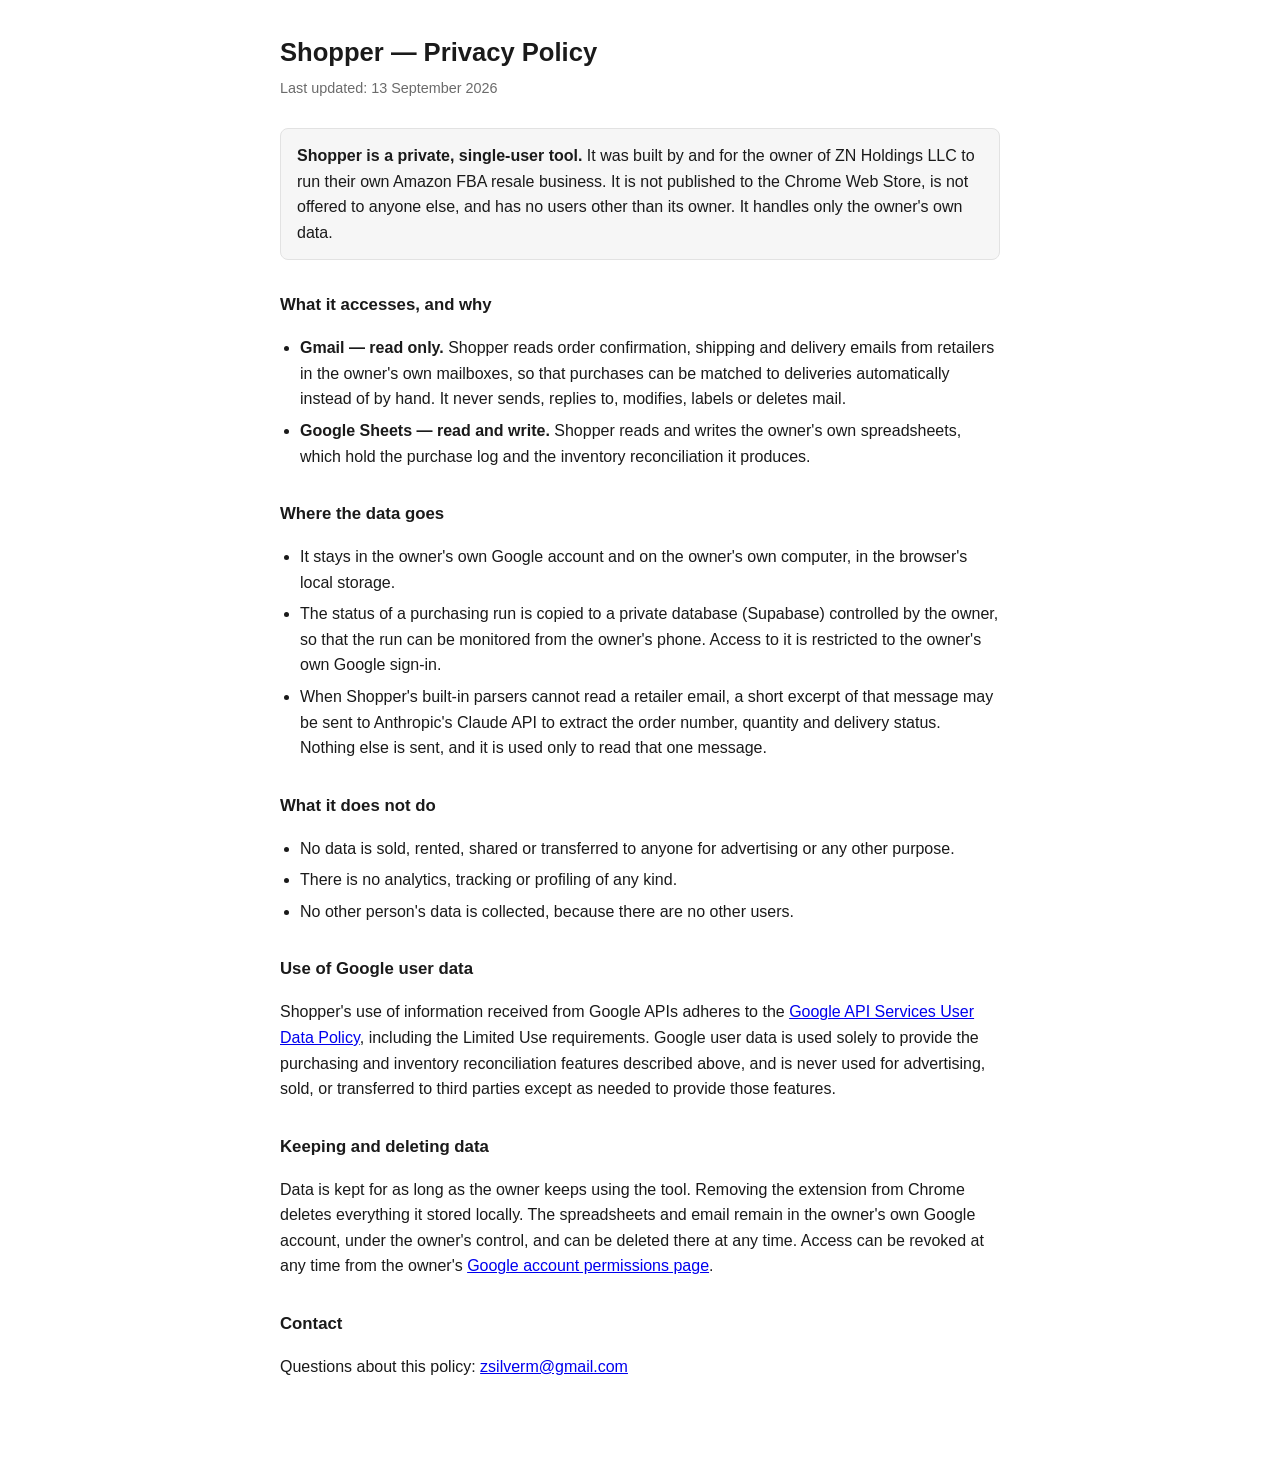
<file: privacy.html>
<!doctype html>
<html lang="en">
<head>
<meta charset="utf-8">
<meta name="viewport" content="width=device-width, initial-scale=1">
<title>Shopper — Privacy Policy</title>
<style>
  :root { color-scheme: light dark; }
  body {
    margin: 0 auto; padding: 32px 20px 64px; max-width: 720px;
    font: 16px/1.6 -apple-system, BlinkMacSystemFont, "Segoe UI", Roboto, Helvetica, Arial, sans-serif;
    color: #1a1a1a; background: #fff;
  }
  @media (prefers-color-scheme: dark) {
    body { color: #e8e8e8; background: #151515; }
    a { color: #7ab7ff; }
    .note { background: #1f1f1f; border-color: #333; }
  }
  h1 { font-size: 1.6rem; margin: 0 0 4px; }
  h2 { font-size: 1.05rem; margin: 32px 0 8px; }
  .updated { color: #6b6b6b; font-size: 0.9rem; margin: 0 0 28px; }
  ul { padding-left: 20px; }
  li { margin: 6px 0; }
  .note {
    background: #f6f6f6; border: 1px solid #e2e2e2; border-radius: 8px;
    padding: 14px 16px; margin: 24px 0;
  }
</style>
</head>
<body>

<h1>Shopper — Privacy Policy</h1>
<p class="updated">Last updated: 13 September 2026</p>

<div class="note">
  <strong>Shopper is a private, single-user tool.</strong> It was built by and for the owner of
  ZN&nbsp;Holdings&nbsp;LLC to run their own Amazon FBA resale business. It is not published to the
  Chrome Web Store, is not offered to anyone else, and has no users other than its owner.
  It handles only the owner's own data.
</div>

<h2>What it accesses, and why</h2>
<ul>
  <li><strong>Gmail — read only.</strong> Shopper reads order confirmation, shipping and delivery
    emails from retailers in the owner's own mailboxes, so that purchases can be matched to
    deliveries automatically instead of by hand. It never sends, replies to, modifies, labels or
    deletes mail.</li>
  <li><strong>Google Sheets — read and write.</strong> Shopper reads and writes the owner's own
    spreadsheets, which hold the purchase log and the inventory reconciliation it produces.</li>
</ul>

<h2>Where the data goes</h2>
<ul>
  <li>It stays in the owner's own Google account and on the owner's own computer, in the browser's
    local storage.</li>
  <li>The status of a purchasing run is copied to a private database (Supabase) controlled by the
    owner, so that the run can be monitored from the owner's phone. Access to it is restricted to
    the owner's own Google sign-in.</li>
  <li>When Shopper's built-in parsers cannot read a retailer email, a short excerpt of that message
    may be sent to Anthropic's Claude API to extract the order number, quantity and delivery status.
    Nothing else is sent, and it is used only to read that one message.</li>
</ul>

<h2>What it does not do</h2>
<ul>
  <li>No data is sold, rented, shared or transferred to anyone for advertising or any other purpose.</li>
  <li>There is no analytics, tracking or profiling of any kind.</li>
  <li>No other person's data is collected, because there are no other users.</li>
</ul>

<h2>Use of Google user data</h2>
<p>
  Shopper's use of information received from Google APIs adheres to the
  <a href="https://developers.google.com/terms/api-services-user-data-policy">Google API Services
  User Data Policy</a>, including the Limited Use requirements. Google user data is used solely to
  provide the purchasing and inventory reconciliation features described above, and is never used
  for advertising, sold, or transferred to third parties except as needed to provide those features.
</p>

<h2>Keeping and deleting data</h2>
<p>
  Data is kept for as long as the owner keeps using the tool. Removing the extension from Chrome
  deletes everything it stored locally. The spreadsheets and email remain in the owner's own Google
  account, under the owner's control, and can be deleted there at any time. Access can be revoked at
  any time from the owner's
  <a href="https://myaccount.google.com/permissions">Google account permissions page</a>.
</p>

<h2>Contact</h2>
<p>Questions about this policy: <a href="mailto:zsilverm@gmail.com">zsilverm@gmail.com</a></p>

</body>
</html>
</file>
<file: styles.css>
/* ── Shopper 2 design tokens (copy of lib/shopper-ui.css - keep in step; test v200-ui) ── */
:root {
  color-scheme: light;
  --s-n0: #ffffff;
  --s-n1: #f7f6f3;
  --s-n2: #eceaf2;
  --s-n3: #d9d5e6;
  --s-n4: #9d99ad;
  --s-n5: #69657a;
  --s-n6: #3d3852;
  --s-n7: #16112f;
  --s-shadow: #2b1f51;

  --s-red-bg: #fdeef0;   --s-red-soft: #f3a9b5;   --s-red: #e0283f;   --s-red-ink: #7a1a2b;
  --s-orange-bg: #fff2e8; --s-orange-soft: #ffc49c; --s-orange: #f2661f; --s-orange-ink: #7a3310;
  --s-yellow-bg: #fff8e1; --s-yellow-soft: #fde68a; --s-yellow: #e7a300; --s-yellow-ink: #7a5000;
  --s-green-bg: #eefbe6; --s-green-soft: #bdeaa0; --s-green: #4ea516; --s-green-ink: #1a6e0a;
  --s-cyan-bg: #e7f8fe;  --s-cyan-soft: #a3e4f8;  --s-cyan: #08a9dc;  --s-cyan-ink: #055e7a;
  --s-blue-bg: #ebf2fe;  --s-blue-soft: #adc9f5;  --s-blue: #2784ed;  --s-blue-ink: #16407a;
  --s-violet-bg: #f3effd; --s-violet-soft: #c9bdf0; --s-violet: #6937d9; --s-violet-ink: #20164d;
  --s-magenta-bg: #fdebf8; --s-magenta-soft: #f3a6e0; --s-magenta: #ec18c5; --s-magenta-ink: #6b0f58;

  /* Semantic names - use these in new code. */
  --s-bg: var(--s-n1);
  --s-surface: var(--s-n0);
  --s-surface-2: var(--s-n1);
  --s-line: var(--s-n3);
  --s-line-soft: var(--s-n2);
  --s-text: var(--s-n7);
  --s-text-2: var(--s-n6);
  --s-text-muted: var(--s-n5);
  --s-text-faint: var(--s-n4);
  --s-accent: var(--s-violet);
  --s-accent-bg: var(--s-violet-bg);
  --s-on-accent: #ffffff;
  --s-success: var(--s-green);
  --s-warn: var(--s-yellow);
  --s-danger: var(--s-red);
  --s-info: var(--s-cyan);
  /* House = lime, prep = violet, in transit = cyan - everywhere. */
  --s-house: var(--s-green);
  --s-prep: var(--s-violet);
  --s-transit: var(--s-cyan);
  /* B-961 (v2.0.38): the "Counted N" chip - full colours, the same in every theme (not redefined by dark or retro). */
  /* B-1090 (v2.0.56): mismatch / "Not counted yet" = solid red, white text (was the Delivered yellow). */
  --s-count-match: #00bfff; --s-count-match-ink: #000000; --s-count-off: #d50000; --s-count-off-ink: #ffffff;
  --s-brand: linear-gradient(100deg, var(--s-magenta), var(--s-violet) 55%, var(--s-cyan));

  /* Type scale (6 steps), spacing (4px grid), radii, shadow. */
  --s-t1: 11px; --s-t2: 12px; --s-t3: 14px; --s-t4: 16px; --s-t5: 20px; --s-t6: 30px;
  --s-sp1: 4px; --s-sp2: 8px; --s-sp3: 12px; --s-sp4: 16px; --s-sp5: 24px; --s-sp6: 32px;
  --s-r-sm: 8px; --s-r: 12px; --s-r-lg: 18px; --s-r-pill: 999px;
  --s-elev-1: 0 1px 2px color-mix(in srgb, var(--s-shadow) 8%, transparent), 0 4px 14px color-mix(in srgb, var(--s-shadow) 6%, transparent);
  --s-elev-2: 0 10px 28px color-mix(in srgb, var(--s-shadow) 12%, transparent);
  --s-font: "Inter", "Segoe UI", system-ui, -apple-system, sans-serif;
  --s-mono: "SF Mono", "Cascadia Code", Menlo, Consolas, monospace;
  --s-nav-w: 224px;
  --s-nav-w-collapsed: 60px;
}
:root[data-theme="dark"] {
  color-scheme: dark;
  --s-on-accent: #12141e;
  --s-n0: #1a1d2b;
  --s-n1: #12141e;
  --s-n2: #23273a;
  --s-n3: #33384f;
  --s-n4: #6f7590;
  --s-n5: #a2a7be;
  --s-n6: #cdd0e1;
  --s-n7: #eef0fa;
  --s-shadow: #000000;

  --s-red-bg: #3a1720;   --s-red-soft: #7a2f3d;   --s-red: #ff5f73;   --s-red-ink: #ffc4cc;
  --s-orange-bg: #3a2214; --s-orange-soft: #7a4520; --s-orange: #ff8a4a; --s-orange-ink: #ffd2b5;
  --s-yellow-bg: #362b0e; --s-yellow-soft: #6e5510; --s-yellow: #f5c542; --s-yellow-ink: #fde9a8;
  --s-green-bg: #16301a; --s-green-soft: #2f5e22; --s-green: #8fdc4a; --s-green-ink: #c9f2a8;
  --s-cyan-bg: #0e2e3a;  --s-cyan-soft: #1d5d72;  --s-cyan: #3fd0ff;  --s-cyan-ink: #b5ecff;
  --s-blue-bg: #14243f;  --s-blue-soft: #284a80;  --s-blue: #6aa8ff;  --s-blue-ink: #c3dbff;
  --s-violet-bg: #231b44; --s-violet-soft: #45368a; --s-violet: #a88bff; --s-violet-ink: #ddd3ff;
  --s-magenta-bg: #3a1333; --s-magenta-soft: #7a2a6c; --s-magenta: #ff5ad8; --s-magenta-ink: #ffc6f0;
}
@media (prefers-color-scheme: dark) {
  :root:not([data-theme="light"]):not([data-theme="retro"]) {
    color-scheme: dark;
    --s-on-accent: #12141e;
    --s-n0: #1a1d2b;
    --s-n1: #12141e;
    --s-n2: #23273a;
    --s-n3: #33384f;
    --s-n4: #6f7590;
    --s-n5: #a2a7be;
    --s-n6: #cdd0e1;
    --s-n7: #eef0fa;
    --s-shadow: #000000;
  
    --s-red-bg: #3a1720;   --s-red-soft: #7a2f3d;   --s-red: #ff5f73;   --s-red-ink: #ffc4cc;
    --s-orange-bg: #3a2214; --s-orange-soft: #7a4520; --s-orange: #ff8a4a; --s-orange-ink: #ffd2b5;
    --s-yellow-bg: #362b0e; --s-yellow-soft: #6e5510; --s-yellow: #f5c542; --s-yellow-ink: #fde9a8;
    --s-green-bg: #16301a; --s-green-soft: #2f5e22; --s-green: #8fdc4a; --s-green-ink: #c9f2a8;
    --s-cyan-bg: #0e2e3a;  --s-cyan-soft: #1d5d72;  --s-cyan: #3fd0ff;  --s-cyan-ink: #b5ecff;
    --s-blue-bg: #14243f;  --s-blue-soft: #284a80;  --s-blue: #6aa8ff;  --s-blue-ink: #c3dbff;
    --s-violet-bg: #231b44; --s-violet-soft: #45368a; --s-violet: #a88bff; --s-violet-ink: #ddd3ff;
    --s-magenta-bg: #3a1333; --s-magenta-soft: #7a2a6c; --s-magenta: #ff5ad8; --s-magenta-ink: #ffc6f0;
  }
}

/* B-1416 (v2.0.89): Pipeline "Pack Of" cells above 1 - dark blue, white text (same in the phone's styles.css). */
:root { --s-pack-multi-bg: #1c3f94; --s-pack-multi-fg: #ffffff; }
:root[data-theme="dark"] { --s-pack-multi-bg: #2f5fd0; --s-pack-multi-fg: #ffffff; }
/* B-801 (v2.0.10): destination tokens (rules at the end of this file). */
:root { --s-dest-prep: #00ffff; --s-dest-house: #ffff00; --s-dest-prep-bg: var(--s-dest-prep); --s-dest-house-bg: var(--s-dest-house); --s-dest-ink: #1a1d2b; --s-dest-ink-2: #3a3f55; }
:root { --s-ao-pd: #fff9c4; --s-ao-d: #ffff00; --s-ao-ps: #00ff00; --s-ao-s: #34a853; --s-ao-pc: #00ffff; }
:root[data-theme="dark"] { --s-dest-prep-bg: color-mix(in srgb, var(--s-dest-prep) 16%, var(--s-surface)); --s-dest-house-bg: color-mix(in srgb, var(--s-dest-house) 14%, var(--s-surface)); --s-dest-ink: var(--s-text); --s-dest-ink-2: var(--s-text-muted); }

/* B-2132 (v2.0.167): Buylist table tokens (colour-mix of existing tokens; same names on the phone). */
:root {
  --s-bl-band: color-mix(in srgb, var(--s-violet) 6%, var(--s-surface));
  --s-bl-group-ink: var(--s-violet-ink);
  --s-bl-divider: color-mix(in srgb, var(--s-violet) 14%, var(--s-n3));
  --s-bl-rowline: var(--s-n2);
  --s-bl-hover: color-mix(in srgb, var(--s-violet) 3%, var(--s-surface));
  --s-bl-ok-bg: #dcf2d0; /* B-2166 (v2.0.172): clear green + 4 px edge + solid badge (was B-2132's pale mint) */
  --s-bl-ok-bar: #389447;
  --s-bl-ok-badge-bg: #2b7a37;
  --s-bl-ok-badge-ink: #ffffff;
  --s-bl-warn-bg: color-mix(in srgb, var(--s-yellow) 12%, var(--s-surface));
  --s-bl-warn-bar: var(--s-yellow);
  --s-bl-hazmat: var(--s-yellow); /* B-2435 */
  --s-bl-pill-bg: var(--s-violet-bg);
  --s-bl-pill-ink: var(--s-violet-ink);
}
:root[data-theme="dark"] {
  --s-bl-band: color-mix(in srgb, var(--s-violet) 12%, var(--s-surface));
  --s-bl-divider: color-mix(in srgb, var(--s-violet) 22%, var(--s-n3));
  --s-bl-rowline: var(--s-n3);
  --s-bl-hover: color-mix(in srgb, var(--s-violet) 6%, var(--s-surface));
  --s-bl-ok-bg: color-mix(in srgb, var(--s-green) 24%, var(--s-surface)); /* B-2166 */
  --s-bl-ok-bar: var(--s-green);
  --s-bl-warn-bg: color-mix(in srgb, var(--s-yellow) 14%, var(--s-surface));
}
@media (prefers-color-scheme: dark) {
  /* B-2166 (v2.0.172): the phone follows the OS dark setting - the light green hex must not show on a dark phone. */
  :root:not([data-theme="light"]):not([data-theme="retro"]) { --s-bl-ok-bg: color-mix(in srgb, var(--s-green) 24%, var(--s-surface)); --s-bl-ok-bar: var(--s-green); }
  :root:not([data-theme="light"]):not([data-theme="retro"]) { --s-dest-prep-bg: color-mix(in srgb, var(--s-dest-prep) 16%, var(--s-surface)); --s-dest-house-bg: color-mix(in srgb, var(--s-dest-house) 14%, var(--s-surface)); --s-dest-ink: var(--s-text); --s-dest-ink-2: var(--s-text-muted); }
}

/* Shopper Remote (P-15, v2.92) - phone-first.
   Shopper 2 (v2.00, B-732): the SAME tokens as the laptop's
   lib/shopper-ui.css (copied - the phone app is its own site), light and
   dark. It follows the phone's own light/dark setting unless the theme
   button in the top bar picked one; old names below map onto the tokens. */
:root {
  --bg: var(--s-bg); --panel: var(--s-surface); --line: var(--s-line); --text: var(--s-text);
  --muted: var(--s-text-muted); --accent: var(--s-accent); --good: var(--s-green); --warn: var(--s-yellow); --bad: var(--s-red);
}
* { box-sizing: border-box; }
body { margin: 0; background: var(--bg); color: var(--text);
  font: 14px/1.45 -apple-system, BlinkMacSystemFont, "Segoe UI", system-ui, sans-serif;
  padding: env(safe-area-inset-top) env(safe-area-inset-right) env(safe-area-inset-bottom) env(safe-area-inset-left); }
#app { max-width: 640px; margin: 0 auto; padding: 12px 12px 40px; }
h1 { font-size: 20px; margin: 12px 0 6px; }
h2 { font-size: 14px; margin: 14px 0 6px; }
.muted { color: var(--muted); font-size: 13px; }
.small { font-size: 12px; }
.error-text { color: var(--bad); }
.warn-text { color: var(--warn); font-size: 13px; }

.topbar { display: flex; align-items: center; gap: 10px; padding: 6px 0 10px; border-bottom: 1px solid var(--line); }
.brand { font-weight: 800; letter-spacing: .02em; }
.device-name { color: var(--muted); font-size: 13px; flex: 1; }

/* Liveness is the loudest thing on screen, by design. */
.live-banner { margin: 10px 0; padding: 10px 12px; border-radius: 10px; font-weight: 700; font-size: 14px; }
.tone-running { background: color-mix(in srgb, var(--s-green) 14%, transparent); color: var(--good); }
.tone-waiting { background: color-mix(in srgb, var(--s-yellow) 16%, transparent); color: var(--warn); }
.tone-paused  { background: color-mix(in srgb, var(--s-blue) 16%, transparent); color: var(--muted); }
.tone-idle    { background: color-mix(in srgb, var(--s-blue) 12%, transparent); color: var(--muted); }
.tone-stalled, .tone-offline { background: color-mix(in srgb, var(--s-red) 16%, transparent); color: var(--bad); }

.view { padding-top: 6px; }
/* B-1233 (v2.0.73): the bottom tab bar is gone - the phone's navigation is a sidebar (remote/phone-nav.css). */

.prompt-card { background: var(--panel); border: 1px solid var(--warn); border-radius: 12px; padding: 12px; margin: 10px 0; }
.prompt-fields { margin: 8px 0; }
.p-field { display: block; margin-bottom: 8px; }
.p-field span { display: block; font-size: 12px; color: var(--muted); margin-bottom: 3px; }
.p-field input { width: 100%; padding: 10px; border-radius: 8px; border: 1px solid var(--line); background: var(--s-n0); color: var(--text); font-size: 16px; }
.prompt-actions { display: flex; gap: 8px; flex-wrap: wrap; }

.statline { display: flex; flex-wrap: wrap; align-items: center; gap: 8px; margin: 8px 0; min-width: 0; }
/* B-2285 item 9: the status pill and the outcome chips share one row; the step text takes its own line when there is one */
.statline .run-outcomes { margin: 0; min-width: 0; }
.statline .step-text:not(:empty) { flex: 1 1 100%; min-width: 0; }
/* B-2285 item 9: "Clear finished queue" is destructive and apart - last in its box, on its own row with a rule above */
.qax-clear { min-height: 44px; }
#queueActionsHost details.sfold-more > summary { font-size: 14px; font-weight: 700; }
.qax-clear-row { margin-top: 14px; padding-top: 12px; border-top: 1px solid var(--s-line-soft); }
.pill { padding: 3px 9px; border-radius: 999px; font-size: 12px; font-weight: 700; background: var(--line); }
.step-text { color: var(--muted); font-size: 13px; flex: 1; }

.totals { display: grid; grid-template-columns: repeat(2, 1fr); gap: 8px; margin: 10px 0; }
.total { background: var(--panel); border: 1px solid var(--line); border-radius: 10px; padding: 8px 10px; }
.t-label { display: block; font-size: 11px; color: var(--muted); }
.t-value { display: block; font-size: 16px; font-weight: 800; font-variant-numeric: tabular-nums; }

.controls { display: flex; gap: 8px; flex-wrap: wrap; margin: 10px 0; }
.mode-row { display: block; width: 100%; font-size: 12px; color: var(--muted); }
.mode-row select { width: 100%; margin-top: 4px; padding: 10px; border-radius: 8px; background: var(--s-n0); color: var(--text); border: 1px solid var(--line); font-size: 14px; }
button { font: inherit; cursor: pointer; }
.primary-btn, .secondary-btn, .danger-btn, .ghost-btn, .mini-btn {
  border-radius: 9px; padding: 11px 14px; border: 1px solid var(--line); font-weight: 700; }
.primary-btn { background: var(--accent); color: var(--s-on-accent); border-color: var(--accent); }
.secondary-btn { background: var(--panel); color: var(--text); }
.danger-btn { background: color-mix(in srgb, var(--s-red) 15%, transparent); color: var(--bad); border-color: color-mix(in srgb, var(--s-red) 40%, transparent); }
.ghost-btn { background: transparent; color: var(--muted); padding: 6px 10px; }
.big { flex: 1; min-height: 52px; font-size: 16px; }
.mini-btn { padding: 6px 10px; font-size: 12px; background: var(--panel); color: var(--text); }

.section { margin: 12px 0; border-top: 1px solid var(--line); padding-top: 8px; }
.section summary { font-weight: 700; font-size: 14px; }
.section-head { display: flex; gap: 6px; align-items: baseline; }
.count { color: var(--muted); font-size: 12px; font-weight: 500; }
.add-row { display: grid; grid-template-columns: 1fr 70px; gap: 6px; margin-top: 8px; }
.add-row select, .add-row button { grid-column: 1 / -1; }
.add-row input, .add-row select { padding: 10px; border-radius: 8px; border: 1px solid var(--line); background: var(--s-n0); color: var(--text); font-size: 16px; }

.lines { display: flex; flex-direction: column; gap: 8px; }
.line { background: var(--panel); border: 1px solid var(--line); border-radius: 10px; padding: 9px 11px; }
.l-top { display: flex; justify-content: space-between; gap: 8px; font-size: 12px; }
.l-asin { font-family: ui-monospace, SFMono-Regular, Menlo, monospace; font-weight: 700; }
.l-status { color: var(--muted); }
.l-title { font-size: 13px; margin: 2px 0; }
.l-meta { font-size: 12px; color: var(--muted); font-variant-numeric: tabular-nums; }
.l-error { font-size: 12px; color: var(--bad); margin-top: 3px; }
.l-actions { display: flex; gap: 6px; margin-top: 7px; flex-wrap: wrap; align-items: center; }
/* P-44 (2026-09-09): "every time I go to type in the quantity box it
   zooms in just a hair" - iOS Safari auto-zooms any focused input whose
   computed font-size is under 16px. Was 15px. */
.qty-input { width: 64px; padding: 6px; border-radius: 8px; border: 1px solid var(--line); background: var(--s-n0); color: var(--text); font-size: 16px; }
.line-bought { border-color: color-mix(in srgb, var(--s-green) 45%, transparent); }
.line-failed, .line-error { border-color: color-mix(in srgb, var(--s-red) 45%, transparent); }

.log { white-space: pre-wrap; font-size: 11px; color: var(--muted); max-height: 40vh; overflow: auto; }
.device-list { display: flex; flex-direction: column; gap: 8px; }
.device-btn { display: flex; justify-content: space-between; align-items: center; padding: 14px; border-radius: 10px; background: var(--panel); border: 1px solid var(--line); color: var(--text); }
.d-name { font-weight: 700; }
.d-state { font-size: 12px; }
.d-state.good { color: var(--good); }
.d-state.bad { color: var(--bad); }

.toast { position: fixed; left: 50%; transform: translateX(-50%); bottom: calc(16px + env(safe-area-inset-bottom));
  background: var(--panel); border: 1px solid var(--line); padding: 9px 14px; border-radius: 999px; font-size: 13px; }
.toast.error { border-color: var(--bad); color: var(--bad); }
.install-hint { margin-top: 14px; padding: 10px 12px; border: 1px dashed var(--line); border-radius: 10px; color: var(--muted); font-size: 12px; }

.bought-form { display: grid; grid-template-columns: 1fr 70px 90px; gap: 6px; margin-top: 8px; }
.bought-form input { padding: 9px; border-radius: 8px; border: 1px solid var(--line); background: var(--s-n0); color: var(--text); font-size: 16px; }
.bought-form button { grid-column: span 1; }
.bought-form .primary-btn { grid-column: 1 / 3; }
/* B-1038 (v2.0.51): the form's title - the laptop's wording, on its own row;
   the columns may shrink below an input's own width (no sideways scroll at 390). */
.bought-form { grid-template-columns: minmax(0, 1fr) 70px 90px; }
.bought-form .bf-title { grid-column: 1 / -1; min-width: 0; font-weight: 600; font-size: 14px; overflow-wrap: anywhere; }

/* ------------------------------------------------------------ v2.93 */
/* P-25: progress + the laptop's own narration. */
.progress {
  display: flex; align-items: center; gap: 10px;
  margin: 10px 0; padding: 10px 12px;
  background: var(--s-blue-ink); border: 1px solid var(--s-blue-ink); border-radius: 10px;
  font-size: 14px;
}
.spinner {
  width: 16px; height: 16px; flex: 0 0 16px;
  border-radius: 50%;
  border: 2px solid var(--s-blue-ink); border-top-color: var(--s-blue-soft);
  animation: spin 0.8s linear infinite;
}
@keyframes spin { to { transform: rotate(360deg); } }
@media (prefers-reduced-motion: reduce) { .spinner { animation-duration: 3s; } }

.gen-card {
  margin: 10px 0; padding: 12px;
  background: var(--s-n0); border: 1px solid var(--s-blue-ink); border-radius: 10px;
}
.gen-card.failed { border-color: var(--s-red); }
.gen-step { font-size: 14px; margin-bottom: 8px; }
.gen-log {
  max-height: 180px; overflow-y: auto; margin: 0;
  font-size: 12px; line-height: 1.5; color: var(--s-blue);
  white-space: pre-wrap; word-break: break-word;
}

/* P-26: the buylist card. Five stats that decide an approval, the rest
   behind Details. */
.bl-head { display: flex; gap: 10px; align-items: flex-start; }
.bl-thumb {
  width: 52px; height: 52px; flex: 0 0 52px;
  object-fit: contain; background: var(--s-n7); border-radius: 6px;
}
.bl-headtext { min-width: 0; flex: 1; }

.bl-stats, .bl-more {
  display: grid; grid-template-columns: repeat(5, 1fr);
  gap: 6px; margin: 10px 0 4px;
}
.bl-more { grid-template-columns: repeat(3, 1fr); margin-top: 10px; }
.bl-stat {
  display: flex; flex-direction: column; gap: 2px;
  padding: 6px 4px; background: var(--s-n0); border-radius: 6px; text-align: center;
}
.bs-label { font-size: 11px; text-transform: uppercase; letter-spacing: .04em; color: var(--s-blue); }
.bs-value { font-size: 14px; font-weight: 600; }
/* B-2322 (v2.0.203): the Supplier stat's store badge (colours come inline from remote/store-badge.js). */
.store-badge { display: inline-flex; align-items: center; justify-content: center; min-width: 22px; height: 22px; padding: 0 3px; box-sizing: border-box; border-radius: 11px; font-size: 11px; font-weight: 700; line-height: 1; }

.line.bl-rejected, .line.bl-blocked { border-left: 3px solid var(--s-red); opacity: .75; }
.line.bl-hazmat { outline: 3px solid var(--s-bl-hazmat); outline-offset: -3px; border-radius: 6px; } /* B-2435: the yellow ring; an outline, so it keeps the green / amber side bars and changes no size */
.bl-hazmat-chip { display: inline-block; padding: 1px 7px; border-radius: 999px; border: 1.5px solid var(--s-bl-hazmat); background: var(--s-yellow-bg); color: var(--s-yellow-ink); font-size: 11px; font-weight: 700; line-height: 1.35; } /* B-2435 */
:root[data-theme="retro"] .bl-hazmat-chip { border-radius: 0; }
.line.bl-past-goal .bl-stats, .line.bl-past-goal .bl-headtext { opacity: 1; } /* B-1741 (v2.0.127); B-2329: no longer faded - the past-goal tag says it */

.l-src { color: var(--s-blue-soft); }


/* ------------------------------------------------------ v2.93.1 */
/* P-34: the notifications prompt cannot be requested without a tap. */
.push-row {
  display: flex; flex-direction: column; gap: 8px;
  margin: 10px 0; padding: 12px;
  background: var(--s-blue-ink); border: 1px solid var(--s-blue-ink); border-radius: 10px;
}
.push-text { font-size: 14px; color: var(--s-blue-soft); }

/* P-35: refresh / reload / build stamp. */
.app-footer {
  /* B-766 (v2.0.9): wraps at 320 px - the build stamp ran 10 px past the screen. */
  display: flex; flex-wrap: wrap; align-items: center; gap: 10px;
  margin: 18px 0 8px; padding-top: 12px;
  border-top: 1px solid var(--s-blue-ink);
}
.build-stamp { margin-left: auto; font-size: 11px; color: var(--s-blue); font-variant-numeric: tabular-nums; }

/* P-40/P-41/P-43/P-45 (2026-09-09): mobile buylist desktop-parity pass. */
.bl-section-head { margin-top: 16px; }
.bl-section-head:first-of-type { margin-top: 0; }
.pc-badge { display: inline-block; margin-left: 6px; padding: 1px 7px; border-radius: 999px;
  font-size: 11px; font-weight: 700; background: color-mix(in srgb, var(--s-yellow) 18%, transparent); color: var(--warn);
  vertical-align: middle; }
.approved-total { font-size: 14px; font-weight: 700; margin: 2px 0 8px; }
.old-meat-box { margin: 8px 0 12px; padding: 10px 12px; border: 1px solid var(--line);
  border-radius: 10px; background: var(--panel); font-size: 12px; line-height: 1.5; color: var(--muted); }

/* P-47 (2026-09-09): horizontal version of the desktop buylist's
   approved-spend tube. Same idea (a fill that turns "met" color when
   Approved reaches Needed Today), the mobile app's own accent/good
   colors rather than the desktop's chrome-laser palette so it matches
   the rest of this page. */
.approved-progress { width: 100%; height: 12px; margin: 0 0 12px; border-radius: 999px;
  background: var(--s-n0); border: 1px solid var(--line); overflow: hidden; }
.approved-progress-fill { height: 100%; width: 0%; border-radius: 999px;
  background: var(--accent); transition: width 0.35s ease; }
.approved-progress-fill.pc-met { background: var(--good); }
.approved-progress-fill.pc-over { background: var(--warn); }

/* P-48 (2026-09-09): "a bold yellow line around each section... to make
   it more obvious" (Confirmed Buys / Contingency / Old Meat). */
.bl-section { border: 2px solid var(--warn); border-radius: 12px; padding: 10px 10px 4px; margin: 0 0 16px; }
.bl-section .bl-section-head { margin-top: 0; }

/* P-49 (2026-09-09): the phone-side half of the Prep Center toggle - the
   badge (above) was already read-only; this is "we need to... change
   that." Same checkbox-plus-label shape as the desktop's
   .prep-center-toggle, sized for a tap target. */
.pc-toggle { display: inline-flex; align-items: center; gap: 5px; padding: 6px 10px;
  border-radius: 9px; border: 1px solid var(--line); font-weight: 700; font-size: 13px; color: var(--text); }
.pc-toggle input { width: 17px; height: 17px; }

/* =====================================================================
   v2.98 - P-52, P-62, P-54, P-63, P-64, P-65, P-67, P-51
   ===================================================================== */

/* P-52 / P-62: a full status colour pass. Before this only `bought` and
   `failed` had a colour at all, so every other status - including the line
   actively being bought - rendered with the same neutral border as an
   untouched one. The three "needs you" statuses share the warning colour
   because they are actionable-but-not-broken (the desktop's own status
   labels make the same distinction); out-of-stock and the skips are muted,
   because they are finished and uninteresting. */
.line-buying { border-color: var(--accent); box-shadow: 0 0 0 1px color-mix(in srgb, var(--s-blue) 35%, transparent);
  animation: line-pulse 1.6s ease-in-out infinite; }
@keyframes line-pulse {
  0%, 100% { box-shadow: 0 0 0 1px color-mix(in srgb, var(--s-blue) 30%, transparent); }
  50% { box-shadow: 0 0 0 3px color-mix(in srgb, var(--s-blue) 16%, transparent); }
}
.line-confirmed_bought, .line-assumed_met { border-color: color-mix(in srgb, var(--s-green) 45%, transparent); }
.line-partial { border-color: color-mix(in srgb, var(--s-yellow) 42%, transparent); }
.line-needs_approval, .line-needs_cap_approval, .line-needs_confirmation,
.line-confirming { border-color: color-mix(in srgb, var(--s-yellow) 60%, transparent); }
.line-out_of_stock, .line-skipped_by_user, .line-skipped_no_url,
.line-skipped_manual_retailer, .line-skipped_no_cost, .line-not_attempted,
.line-not_needed, .line-not_bought { border-color: color-mix(in srgb, var(--s-blue) 32%, transparent); opacity: .88; }
.line-pending, .line-pool { border-color: var(--line); }

/* P-51: sync status, in the space that used to print "[object Object]". */
.l-sync-bad { font-size: 12px; color: var(--bad); margin-top: 3px; }
.l-sync-warn { font-size: 12px; color: var(--warn); margin-top: 3px; }

/* P-54: the desktop's dual units/orders bars. Same class names as
   buyqueue.js's own (.line-progress-bar / .line-progress-fill) on purpose -
   two copies of one visual idea should at least be findable together. */
.l-progress { margin: 6px 0 2px; display: flex; flex-direction: column; gap: 3px; }
.l-progress-row { display: flex; justify-content: space-between; font-size: 11px; color: var(--muted); }
.l-progress-text { font-variant-numeric: tabular-nums; }
.line-progress-bar { height: 5px; border-radius: 4px; background: var(--line); overflow: hidden; }
.line-progress-fill { height: 100%; background: var(--accent); transition: width .3s ease; }

/* P-67: density. "normal" is the default and adds nothing - it is exactly
   what shipped before this. */
.density-row { display: inline-flex; gap: 4px; margin-left: 8px; vertical-align: middle; }
.density-btn { background: transparent; color: var(--muted); border: 1px solid var(--line);
  border-radius: 7px; padding: 3px 8px; font-size: 11px; font-weight: 700; }
.density-btn.active { color: var(--text); border-color: var(--accent); background: color-mix(in srgb, var(--s-blue) 14%, transparent); }
.lines.density-compact .line { padding: 7px 9px; }
.lines.density-compact .l-title { font-size: 13px; }

/* P-63: the reason first, the boilerplate behind a disclosure. */
.prompt-reason { margin: 4px 0 6px; font-size: 14px; font-weight: 800; color: var(--warn); }
.prompt-second-look { margin: 0 0 6px; font-size: 13px; font-weight: 600; color: var(--muted, #666); overflow-wrap: anywhere; }
.prompt-details { margin: 0 0 8px; }
.prompt-details > summary { font-size: 12px; color: var(--muted); cursor: pointer; }

/* P-65: the end-of-queue report. */
.report-card { margin-top: 16px; border-top: 1px solid var(--line); padding-top: 4px; }
.report-urgent { margin: 8px 0; padding: 10px 12px; border-radius: 10px;
  background: color-mix(in srgb, var(--s-yellow) 12%, transparent); border: 1px solid color-mix(in srgb, var(--s-yellow) 55%, transparent); }
.report-urgent-head { margin: 0 0 6px; font-size: 13px; color: var(--warn); }
.report-urgent-item { font-size: 13px; margin: 6px 0; }
.report-money { display: flex; flex-wrap: wrap; gap: 12px; font-size: 14px;
  font-variant-numeric: tabular-nums; margin: 6px 0; }
.report-short { color: var(--warn); }
.report-checks { font-size: 12px; color: var(--muted); margin: 4px 0 8px; }
.report-manual > summary { font-size: 13px; color: var(--muted); cursor: pointer; }
.report-manual-item { font-size: 13px; margin: 6px 0; }
.report-bucket { border: 1px solid var(--line); border-radius: 10px; padding: 8px 10px; margin: 8px 0;
  background: var(--panel); }
.report-bucket > summary { font-size: 13px; font-weight: 700; cursor: pointer; }
.report-line { display: flex; flex-direction: column; gap: 1px; padding: 6px 0;
  border-top: 1px solid var(--line); }
.report-line-asin { font-size: 12px; font-weight: 700; }
.report-line-title { font-size: 13px; }
.report-line-qty { font-size: 12px; color: var(--muted); font-variant-numeric: tabular-nums; }
.report-line-note { font-size: 12px; color: var(--warn); }

/* P-58: the sound toggle reads as ON when it is. */
.ghost-btn.active { color: var(--good); border-color: color-mix(in srgb, var(--s-green) 50%, transparent); }

/* P-246 (v3.60): where today's spending goal came from. Mirrored from the
   desktop; the phone never sets it. No `display` rule here on purpose - it
   is opened and closed with `el.hidden`. */
.default-note {
  margin: 6px 2px 0;
  font-size: 11px;
  line-height: 1.35;
  color: var(--muted, var(--s-n3));
}

/* B-459 (v4.49): read-only Inventory tab. One colour per bucket, same as the
   laptop's pipeline page: house lime, prep violet, transit cyan. */
:root { --house: var(--s-green); --prep: var(--s-violet); --transit: var(--s-cyan); }
.inv-totals { display: grid; grid-template-columns: repeat(3, minmax(0, 1fr)); gap: 6px; margin: 8px 0; }
.inv-total { background: var(--panel); border: 1px solid var(--line); border-top: 3px solid var(--line); border-radius: 10px; padding: 8px 10px; min-width: 0; }
.inv-total b { display: block; font-size: 20px; font-variant-numeric: tabular-nums; overflow-wrap: anywhere; }
.inv-total.inv-house { border-top-color: var(--house); }
.inv-total.inv-prep { border-top-color: var(--prep); }
.inv-total.inv-transit { border-top-color: var(--transit); }
.inv-box { margin: 8px 0 12px; }
.inv-box-why { font-size: 12px; margin: 2px 0 6px; }
.inv-box-head { display: flex; flex-wrap: wrap; align-items: baseline; justify-content: space-between; gap: 6px; margin-bottom: 4px; }
.inv-box-bad .inv-box-head b { color: var(--bad); }
.inv-box-good .inv-box-head b { color: var(--good); }
.inv-box .line, #invRows .line { margin-bottom: 6px; }
.inv-row-top { display: flex; gap: 8px; align-items: baseline; justify-content: space-between; }
.inv-title { flex: 1; min-width: 0; overflow-wrap: anywhere; font-size: 14px; }
.inv-units { font-variant-numeric: tabular-nums; white-space: nowrap; }
.inv-nums { display: flex; flex-wrap: wrap; gap: 6px 12px; margin: 4px 0 2px; font-size: 13px; font-variant-numeric: tabular-nums; }
.inv-n.inv-house { color: var(--house); }
.inv-n.inv-prep { color: var(--prep); }
.inv-n.inv-transit { color: var(--transit); }
.inv-n.inv-neg { color: var(--bad); font-weight: 700; }
.inv-filter { width: 100%; box-sizing: border-box; padding: 10px; margin: 4px 0 8px; border-radius: 8px; border: 1px solid var(--line); background: var(--s-n0); color: var(--text); font-size: 16px; }
/* B-1309 (v2.0.78): the Stock tab's search (remote/stock-search.js) - under the tiles, filters every list. */
.inv-search { margin: 4px 0 8px; min-width: 0; }
.inv-search-box { position: relative; display: block; min-width: 0; }
.inv-search .inv-filter { margin: 0; padding-right: 40px; }
.inv-search-clear { position: absolute; right: 4px; top: 0; bottom: 0; margin: auto 0; width: 34px; height: 34px; padding: 0; border: 0; background: none; color: var(--muted, inherit); font-size: 22px; line-height: 1; cursor: pointer; }
:root[data-theme="retro"] .inv-search-clear:not(#no-id) { border: 0 !important; box-shadow: none !important; background: none !important; padding: 0 !important; min-width: 0 !important; height: 34px !important; transform: none !important; }
#invSearchCount { display: block; margin-top: 4px; font-variant-numeric: tabular-nums; }
.inv-search-miss, .inv-search-hide { display: none !important; }
/* B-465 (v4.50): the tiles are buttons; the open one is outlined. */
.inv-total[data-bucket] { cursor: pointer; -webkit-tap-highlight-color: transparent; }
.inv-total.inv-total-on { outline: 2px solid var(--text); outline-offset: -1px; }
/* B-839 (v2.0.21): smaller table text and the ASIN always on ONE line (Zach, from his iPhone:
   "having the ASIN all squished like that looks pretty dumb ... make the text smaller here").
   The columns are fixed in px (ASIN 82, Units 70), not 7.5em / 4.5em: in Retro the header is an 8px
   pixel font, so 7.5em came to 60px and the 10-character ASIN broke over three lines. An 11px
   monospace ASIN is 66px wide. */
.inv-table { width: 100%; border-collapse: collapse; table-layout: fixed; font-size: 12px; }
.inv-table th { text-align: left; color: var(--muted); font-weight: 600; padding: 4px; border-bottom: 1px solid var(--line); }
.inv-table td { padding: 6px 4px; border-bottom: 1px solid var(--line); vertical-align: top; }
.inv-table th:nth-child(1) { width: auto; }
.inv-table th:nth-child(2) { width: 82px; }
.inv-table th:nth-child(3) { width: 70px; }
.inv-table .inv-title { overflow-wrap: anywhere; }
.inv-table td.inv-title { font-size: 12px; line-height: 1.3; }
.inv-table td.inv-asin { font-family: var(--s-mono); font-size: 11px; line-height: 1.3; color: var(--muted); white-space: nowrap; }
.inv-table .inv-num { text-align: right; font-variant-numeric: tabular-nums; white-space: nowrap; }
.inv-table td.inv-num { font-size: 13px; }
.inv-table .inv-neg { color: var(--bad); font-weight: 700; }
/* B-840 (v2.0.21): the House list's Receive button sits under each ASIN (the column is as wide as the
   button; a tally in progress adds its total to the label and may wrap to two lines). */
.inv-table .rc-row-btn { display: block; width: 100%; margin-top: 6px; min-height: 28px; padding: 4px 2px; font: inherit; font-size: 12px; font-weight: 700; line-height: 1.2; text-align: center; white-space: normal; color: var(--s-accent); background: var(--s-accent-bg); border: 1px solid var(--s-accent); border-radius: var(--s-r-sm); }
.inv-table .rc-tally { white-space: nowrap; }
/* Retro forces 14px on every cell (!important) and pads cells 8px: say the same things again with more weight. */
:root[data-theme="retro"] .inv-table :is(td, th) { padding: 6px 4px; }
:root[data-theme="retro"] .inv-table th { padding: 4px; }
:root[data-theme="retro"] .inv-table td.inv-title { font-size: 12px !important; line-height: 1.3 !important; }
:root[data-theme="retro"] .inv-table td.inv-asin { font-size: 11px !important; line-height: 1.3 !important; white-space: nowrap; }
:root[data-theme="retro"] .inv-table td.inv-num { font-size: 13px !important; line-height: 1.3 !important; }
:root[data-theme="retro"] .inv-table .rc-row-btn { display: block; width: 100%; min-height: 28px; padding: 9px 2px !important; font-size: 8px !important; line-height: 1.3 !important; }

/* ------------------------------------------------------ v4.56 */
/* B-494: Shoppy in the top bar. */
.brand { display: inline-flex; align-items: center; gap: 7px; }
.brand-logo { width: 26px; height: 26px; object-fit: contain; }

/* B-490: the Dashboard tab. */
.dash-sec h3 { font-size: 14px; margin: 4px 0 8px; }
.dash-two { display: grid; grid-template-columns: 1fr 1fr; gap: 8px; margin: 12px 0; }
.dash-card { background: var(--panel); border: 1px solid var(--line); border-radius: 12px; padding: 10px 12px; display: flex; flex-direction: column; gap: 3px; min-width: 0; }
.dash-card.owed { border-color: var(--warn); }
.dash-card.caught-up { border-color: color-mix(in srgb, var(--s-green) 55%, transparent); }
.dash-head { font-size: 16px; font-weight: 800; }
.dash-grid { display: grid; grid-template-columns: repeat(2, 1fr); gap: 8px; }
.dash-tile { background: var(--panel); border: 1px solid var(--line); border-radius: 10px; padding: 8px 10px; min-width: 0; }
.dash-tile.wide { grid-column: 1 / -1; }
.dash-tile b { display: block; font-size: 16px; font-weight: 800; font-variant-numeric: tabular-nums; }
.dash-tile .dash-money { display: block; font-size: 12px; color: var(--muted); }
.dash-flow .dash-house { border-top: 3px solid var(--s-green); }
.dash-flow .dash-prep { border-top: 3px solid var(--s-violet); }
.dash-flow .dash-transit { border-top: 3px solid var(--s-cyan); }
.dash-banner { margin: 0 0 8px; padding: 8px 10px; border-radius: 10px; font-size: 13px; font-weight: 700; background: color-mix(in srgb, var(--s-blue) 12%, transparent); color: var(--text); }
.dash-banner-warn { background: color-mix(in srgb, var(--s-yellow) 16%, transparent); color: var(--warn); }
.dash-notif { border-left: 3px solid var(--line); }
.dash-notif.sev-critical { border-left-color: var(--bad); }
.dash-notif.sev-high { border-left-color: var(--warn); }
.dash-notif.sev-medium { border-left-color: var(--accent); }
.dash-sev { font-size: 11px; font-weight: 800; text-transform: uppercase; letter-spacing: .04em; }
.sev-critical .dash-sev { color: var(--bad); }
.sev-high .dash-sev { color: var(--warn); }
.sev-medium .dash-sev { color: var(--accent); }
.dash-ex { margin: 4px 0 0; padding-left: 16px; font-size: 12px; color: var(--muted); }

/* ---------------------------------------------------------------------
   B-510/B-511 (v4.61): the FBA tab. The charts use the laptop page's
   dataviz palette, which is validated on a LIGHT surface (its Total line
   is near-black), so they sit on a light "paper" card - the laptop page's
   own look, scoped here - rather than being recoloured for the dark app.
   --------------------------------------------------------------------- */
.fba-banners .ai-banner, .fba-paper { color: var(--s-violet-ink); }
.fba-paper { background: var(--s-n0); border-radius: 14px; padding: 12px 12px 10px; margin: 8px 0; }
.fba-sec + .fba-sec { border-top: 1px solid var(--s-n6); margin-top: 10px; padding-top: 10px; }
.fba-paper .ai-h2 { margin: 0 0 8px; font-size: 12px; font-weight: 800; letter-spacing: 0.06em; text-transform: uppercase; color: var(--s-violet); }
.fba-paper .ai-note { margin: 4px 0 0; font-size: 12px; line-height: 1.5; color: var(--s-n5); }
.fba-paper .ai-link { color: var(--s-violet); font-weight: 600; }
.ai-banner { display: flex; gap: 8px; align-items: flex-start; padding: 8px 10px; border-radius: 10px; margin: 0 0 8px; font-size: 13px; line-height: 1.45; border: 1px solid; background: var(--s-n0); color: var(--s-violet-ink); }
.ai-banner-icon { font-weight: 800; }
.ai-banner-info { border-color: var(--s-violet-soft); background: var(--s-n1); }
.ai-banner-warn { border-color: var(--s-yellow); background: var(--s-yellow-bg); }
.ai-banner-error { border-color: var(--s-red); background: var(--s-n1); }
.fba-paper .ai-bar { margin: 10px 0 6px; }
.fba-paper .ai-bar-head { display: flex; justify-content: space-between; font-size: 13px; font-weight: 700; margin-bottom: 6px; }
.fba-paper .ai-bar-total { font-variant-numeric: tabular-nums; }
/* B-566 (v4.74) */
.fba-paper .ai-bar-head { flex-wrap: wrap; }
.fba-paper .ai-bar-sub { flex-basis: 100%; font-size: 12px; font-weight: 400; opacity: 0.75; margin-top: 2px; }
.fba-paper .ai-bar-track { display: flex; gap: 2px; height: 24px; border-radius: 6px; overflow: hidden; background: var(--s-n1); }
.fba-paper .ai-bar-seg { height: 100%; min-width: 2px; }
.fba-paper .ai-bar-seg-sub { opacity: 0.7; }
/* B-547 (v4.68): Shopper's Ordered row, set apart from Amazon's bars. */
.fba-paper .ai-bar-ordered { margin-top: 14px; padding-top: 10px; border-top: 1px dashed var(--s-n3); }
.fba-paper .ai-bar-ordered .ai-bar-title { color: var(--s-orange-ink); }
.fba-paper .ai-tip-separate { border-top: 1px dashed var(--s-n3); margin-top: 4px; padding-top: 4px; }
.fba-paper .ai-legend { display: flex; flex-wrap: wrap; gap: 4px 12px; margin-top: 8px; font-size: 12px; color: var(--s-violet-ink); }
.fba-paper .ai-legend-item { display: inline-flex; align-items: center; gap: 5px; }
.fba-paper .ai-legend-val { color: var(--s-n5); font-variant-numeric: tabular-nums; }
.fba-paper .ai-legend-note { color: var(--s-n5); font-style: italic; }
.ai-swatch { display: inline-block; width: 10px; height: 10px; border-radius: 3px; flex: none; }
.ai-swatch-sub { opacity: 0.7; background-image: repeating-linear-gradient(45deg, color-mix(in srgb, var(--s-n0) 60%, transparent) 0 2px, transparent 2px 4px); }
.fba-paper .ai-controls { display: flex; flex-wrap: wrap; gap: 6px; align-items: center; margin-bottom: 8px; }
.fba-paper .ai-seg { display: inline-flex; border: 1px solid color-mix(in srgb, var(--s-violet) 25%, transparent); border-radius: 999px; overflow: hidden; }
.fba-paper .fba-ranges { max-width: 100%; overflow-x: auto; }
.fba-paper .ai-seg-btn { font-size: 13px; font-weight: 600; padding: 7px 11px; border: 0; border-radius: 0; background: var(--s-n0); color: var(--s-violet-ink); }
.fba-paper .ai-seg-btn + .ai-seg-btn { border-left: 1px solid color-mix(in srgb, var(--s-violet) 15%, transparent); }
.fba-paper .ai-seg-btn.is-on { background: var(--s-violet); color: var(--s-n0); }
.fba-paper .ai-seg-lone { border: 1px solid color-mix(in srgb, var(--s-violet) 25%, transparent); border-radius: 999px; }
.fba-paper .ai-custom { margin: 0 0 8px; display: flex; flex-wrap: wrap; gap: 6px; align-items: center; font-size: 12px; color: var(--s-n5); }
.fba-paper .ai-custom input { font-size: 16px; padding: 4px 6px; border: 1px solid color-mix(in srgb, var(--s-violet) 25%, transparent); border-radius: 8px; background: var(--s-n0); color: var(--s-violet-ink); }
.fba-paper .ai-btn { font-size: 13px; font-weight: 600; padding: 6px 14px; border-radius: 999px; border: 1px solid var(--s-violet); background: var(--s-n0); color: var(--s-violet); }
/* B-1064 (v2.0.54): the series checklist behind "Series · N on" - one short
   row per series (one column on a phone, two on a wider screen), every row
   under 32px. Retro gets its pixel look from the shared lists in
   retro-core.css (.fba-ser sits with the segmented choices). */
.fba-paper .fba-series-list { display: grid; grid-template-columns: repeat(auto-fill, minmax(min(100%, 210px), 1fr)); gap: 4px 6px; margin: 0 0 8px; }
.fba-paper .fba-series-list[hidden] { display: none; }
#fbaChips .fba-ser { display: flex; align-items: center; justify-content: flex-start; gap: 6px; width: 100%; min-width: 0; min-height: 28px; max-height: 32px; overflow: hidden; padding: 2px 8px !important; font-size: 12px; font-weight: 600; line-height: 1.2; text-align: left; border-radius: 8px; border: 1px solid color-mix(in srgb, var(--s-violet) 20%, transparent); background: var(--s-n0); color: var(--s-n5); box-sizing: border-box; }
#fbaChips .fba-ser[aria-pressed="true"] { color: var(--s-violet-ink); border-color: var(--s-violet); background: var(--s-n1); }
#fbaChips .fba-ser[aria-pressed="false"] .ai-swatch { opacity: 0.35; }
#fbaChips .fba-ser-box { flex: none; width: 13px; height: 13px; border: 1.5px solid currentColor; border-radius: 3px; display: inline-flex; align-items: center; justify-content: center; font-size: 10px; line-height: 1; box-sizing: border-box; }
#fbaChips .fba-ser[aria-pressed="true"] .fba-ser-box::after { content: "\2713"; }
#fbaChips .fba-ser-name { min-width: 0; overflow: hidden; text-overflow: ellipsis; display: -webkit-box; -webkit-line-clamp: 2; -webkit-box-orient: vertical; }
#fbaChips .fba-ser-more { grid-column: 1 / -1; justify-content: center; border-style: dashed; color: var(--s-violet); }
.fba-paper .ai-col-seg { stroke: var(--s-n0); stroke-width: 1; }
.fba-paper .ai-col-seg-sub { opacity: 0.7; }
.fba-paper .ai-line-over { stroke-width: 2.5; }
.fba-paper .ai-plot { position: relative; }
.fba-paper .ai-svg { width: 100%; height: auto; display: block; }
.fba-paper .ai-grid { stroke: var(--s-n1); stroke-width: 1; }
.fba-paper .ai-axis { font-size: 12px; fill: var(--s-n5); font-variant-numeric: tabular-nums; }
.fba-paper .ai-line { fill: none; stroke-width: 2; stroke-linejoin: round; stroke-linecap: round; }
.fba-paper .ai-area { opacity: 0.85; stroke: none; }
.fba-paper .ai-compare { fill: none; stroke-width: 1.5; stroke-dasharray: 5 4; opacity: 0.55; }
.fba-paper .ai-band { fill: var(--s-yellow); opacity: 0.12; }
.fba-paper .ai-marker-line { stroke: var(--s-violet-ink); stroke-width: 1; stroke-dasharray: 2 3; opacity: 0.5; }
.fba-paper .ai-marker-head { fill: var(--s-violet-ink); opacity: 0.7; }
.fba-paper .ai-cross { stroke: var(--s-violet-ink); stroke-width: 1; opacity: 0.35; }
/* A finger scrubs sideways; the page still scrolls up and down. */
.fba-paper .ai-hit { fill: transparent; touch-action: pan-y; }
/* On a phone the read-out sits UNDER the chart instead of floating over it
   (a floating box at 88% would run off a 350px screen). */
.fba-paper .ai-tip { position: static; left: auto !important; margin: 6px 0 0; padding: 8px 10px; background: var(--s-n1); border: 1px solid color-mix(in srgb, var(--s-violet) 20%, transparent); border-radius: 10px; font-size: 12px; }
.fba-paper .ai-tip-head { font-weight: 700; margin-bottom: 4px; }
.fba-paper .ai-tip-row { display: flex; align-items: center; gap: 6px; }
.fba-paper .ai-tip-label { flex: 1; color: var(--s-violet-ink); }
.fba-paper .ai-tip-val { font-variant-numeric: tabular-nums; font-weight: 600; }
.fba-paper .ai-empty { font-size: 13px; color: var(--s-n5); }
.fba-table-wrap { overflow-x: auto; -webkit-overflow-scrolling: touch; }
.fba-paper .ai-table { border-collapse: collapse; margin-top: 10px; font-size: 12px; white-space: nowrap; }
.fba-paper .ai-table th, .fba-paper .ai-table td { padding: 5px 8px; border-bottom: 1px solid var(--s-n1); text-align: left; }
.fba-paper .ai-table .ai-num { text-align: right; font-variant-numeric: tabular-nums; }
.fba-paper .fba-foot { margin-top: 10px; }
/* B-511: the Dashboard card (dark, like the other Dashboard tiles). */
.dash-fba-sec { cursor: pointer; }
.dash-fba .fba-available { border-top: 3px solid var(--s-blue); }
.dash-fba .fba-inboundAll { border-top: 3px solid var(--s-orange); }
.dash-fba .fba-reservedTotal { border-top: 3px solid var(--s-n2); }
.dash-fba .fba-unfulfillable { border-top: 3px solid var(--s-red); }
/* B-547 (v4.68): Shopper's Ordered tile - full width, apart from Amazon's four. */
.dash-fba .fba-ordered { border-top: 3px dotted var(--s-orange); grid-column: 1 / -1; }
/* B-603 (v4.78): FBA tab, phone pass. */
body::before { content: ""; position: fixed; top: 0; left: 0; right: 0; height: env(safe-area-inset-top); background: var(--bg); z-index: 50; pointer-events: none; }
html { scroll-padding-top: env(safe-area-inset-top, 0px); }
.fba-head-row { display: flex; align-items: center; justify-content: space-between; gap: 8px; }
.fba-head-row .ai-h2 { margin: 0; }
.fba-notes-btn { font-size: 12px; font-weight: 600; padding: 4px 10px; border-radius: 999px; border: 1px solid color-mix(in srgb, var(--s-violet) 25%, transparent); background: var(--s-n7); color: var(--s-violet); }
.fba-notes-btn.is-on { background: var(--s-violet); color: var(--s-n7); border-color: var(--s-violet); }
#fbaPane:not(.fba-notes-on) #fbaNowNote,
#fbaPane:not(.fba-notes-on) .fba-paper .ai-legend-note,
#fbaPane:not(.fba-notes-on) .fba-foot-text,
#fbaPane:not(.fba-notes-on) .fba-paper .ai-bar-sub { display: none; }
.fba-paper #fbaBars .ai-bar .ai-legend { display: none; }
.fba-paper #fbaBars .ai-bar { margin: 8px 0 4px; }
.fba-paper #fbaBars .ai-bar-track { height: 18px; }
.fba-now-table { width: 100%; border-collapse: collapse; margin-top: 8px; font-size: 13px; }
.fba-now-table th { font-size: 11px; font-weight: 700; color: var(--s-n2); text-transform: uppercase; letter-spacing: 0.04em; padding: 2px 4px 4px; border-bottom: 1px solid var(--s-n6); }
.fba-now-table td { padding: 4px; border-bottom: 1px solid var(--s-n6); white-space: nowrap; }
.fba-now-table .ai-num { text-align: right; font-variant-numeric: tabular-nums; }
.fba-now-label { display: flex; align-items: center; gap: 6px; white-space: normal !important; }
.fba-now-total td { font-weight: 800; border-bottom: 0; border-top: 1px solid var(--s-n4); }
.fba-paper .fba-controls { display: flex; flex-direction: column; align-items: stretch; gap: 6px; }
.fba-ctl-row { display: flex; gap: 6px; align-items: center; flex-wrap: wrap; }
.fba-ctl-row .fba-ranges { flex: 1 1 auto; overflow: visible; }
.fba-ctl-row .fba-ranges .ai-seg-btn, .fba-ctl-row .fba-style .ai-seg-btn { flex: 1 1 0; padding: 7px 6px; }
.fba-ctl-row .fba-style { flex: 1 1 auto; }
.fba-paper .fba-table-wrap { max-height: 360px; overflow: auto; }
.fba-paper .fba-table-wrap .ai-table th { position: sticky; top: 0; background: var(--s-n0); }
.fba-paper .fba-table-wrap .ai-table td:first-child, .fba-paper .fba-table-wrap .ai-table th:first-child { position: sticky; left: 0; background: var(--s-n0); }
.fba-paper #fbaTrend .ai-legend { gap: 3px 10px; font-size: 11px; }
.fba-spark { margin-top: 8px; }
.fba-spark-svg { width: 100%; height: 56px; display: block; }
.fba-spark-line { fill: none; stroke-width: 2; stroke-linejoin: round; stroke-linecap: round; }
.fba-spark-legend { display: flex; flex-wrap: wrap; gap: 4px 12px; align-items: center; font-size: 12px; color: var(--muted); margin-top: 4px; }
.fba-spark-key { display: inline-flex; align-items: center; gap: 5px; }

/* B-662 / B-663 (v4.85): tappable Bank tile and arrivals line; the Bank view. */
.dash-tap { cursor: pointer; -webkit-tap-highlight-color: transparent; }
.dash-tile.dash-tap .dash-money { color: var(--accent); }
.dash-banner.dash-tap::after { content: " \203A"; }
.linkish { background: none; border: 0; color: var(--accent); padding: 6px 0; font-weight: 700; }
.bank-row .bank-top { display: flex; justify-content: space-between; gap: 8px; min-width: 0; }
.bank-row .bank-what { min-width: 0; overflow: hidden; text-overflow: ellipsis; white-space: nowrap; }
.bank-row .bank-amt { flex: none; font-variant-numeric: tabular-nums; }

/* ---------------------------------------------------------------------
   ⚠ THE `hidden` ATTRIBUTE MUST ALWAYS WIN. Added v2.94.
   ---------------------------------------------------------------------
   The browser's own [hidden] rule lives in the UA stylesheet, and ANY
   author rule that sets `display` beats it. v2.93 added
   `.progress { display: flex }` and `.bl-more { display: grid }`, both of
   which are opened and closed with `el.hidden` - so both were pinned
   permanently OPEN the moment this stylesheet shipped. Zach's phone showed
   a spinner reading "Working..." over an idle queue, with nothing running.
   It looked like a hung command and was a CSS specificity bug.

   This is the v2.90 lesson wearing new clothes. That one was `class="hidden"`
   fighting `el.hidden`; this one is a `display:` rule fighting the same
   property. The codebase rule stands - markup closes an element with the
   `hidden` ATTRIBUTE - and this is what makes that rule actually hold.

   Keep this LAST in the file, and never give an element both a `display`
   rule and `el.hidden` without it.
   --------------------------------------------------------------------- */
/* v4.74 (B-567 - B-574): phone parity controls (remote/parity.js). */
.need-card { display: flex; flex-direction: column; gap: 6px; }
.need-body { font-size: 13px; line-height: 1.45; }
.need-actions { flex-wrap: wrap; gap: 6px; margin-top: 4px; }
.need-input { font: inherit; font-size: 14px; padding: 6px 8px; border-radius: 8px; border: 1px solid var(--line, var(--s-n1)); background: var(--panel); color: var(--text); min-width: 0; max-width: 100%; }
.need-num { width: 112px; }
/* B-951 (v2.0.37): "It arrived" quantity box. */
.need-qty { display: inline-flex; flex-wrap: wrap; align-items: center; gap: 4px; max-width: 100%; }
.need-qty .need-qty-input { width: 84px; appearance: textfield; -moz-appearance: textfield; }
.need-qty .need-qty-input::-webkit-inner-spin-button, .need-qty .need-qty-input::-webkit-outer-spin-button { -webkit-appearance: none; margin: 0; }
.need-split-row { display: flex; justify-content: space-between; align-items: center; gap: 8px; }
/* B-1251 (v2.0.73): a stayed-behind card answers per product. */
.need-stayed-row { display: flex; flex-direction: column; gap: 4px; padding: 6px 0 2px; border-top: 1px solid var(--s-line-soft); }
.parity-edit, .parity-ding { flex-wrap: wrap; gap: 6px; margin-top: 6px; }
.parity-why summary { cursor: pointer; font-size: 13px; }
.parity-why-text { white-space: pre-wrap; font-size: 12px; margin: 6px 0 0; }
.parity-refresh { flex-wrap: wrap; }
#goalBox .controls { flex-wrap: wrap; align-items: center; gap: 6px; }

/* B-579 (v4.75): Box contents */
.bx-section h3 { margin: 4px 0 6px; }
.bx-text { width: 100%; box-sizing: border-box; min-height: 140px; padding: 10px; border-radius: 8px; border: 1px solid var(--line); background: var(--s-n0); color: var(--text); font-size: 16px; line-height: 1.35; }
.bx-row { display: flex; flex-wrap: wrap; gap: 8px; margin: 8px 0; align-items: center; }
.bx-batch { flex: 1 1 160px; min-width: 0; padding: 10px; border-radius: 8px; border: 1px solid var(--line); background: var(--s-n0); color: var(--text); font-size: 14px; }
.bx-head { font-weight: 700; margin: 6px 0; }
.bx-box-title { font-weight: 700; font-size: 14px; margin-bottom: 3px; overflow-wrap: anywhere; }
.bx-questions select, .bx-questions input { width: 100%; box-sizing: border-box; padding: 10px; border-radius: 8px; border: 1px solid var(--line); background: var(--s-n0); color: var(--text); font-size: 16px; }
.bx-questions h4 { margin: 10px 0 4px; }
.bx-replace { display: block; margin: 8px 0; font-size: 14px; }
.bx-upload { width: 100%; margin-top: 6px; }
/* B-711 (v4.95): the saved box list line and each card's Remove button. */
.bx-saved { font-weight: 700; margin: 6px 0; color: var(--text); }
.bx-remove { margin-top: 6px; padding: 6px 12px; font-size: 14px; }
.bx-ok { color: var(--good); font-weight: 700; }
.bx-working { color: var(--warn); }
.bx-status p { overflow-wrap: anywhere; }
/* B-895 / B-896 (v2.0.28) */
.bx-prior { margin: 6px 0; }
.bx-prior-list { margin: 4px 0 8px; font-size: 14px; }
.bx-prior-list summary { cursor: pointer; color: var(--text); }
.bx-mode { margin: 4px 0 8px; padding: 6px 12px; font-size: 14px; }
.bx-group { font-weight: 700; }
.bx-group-line { padding-left: 12px; }

/* B-683 (v4.93): typed MM/DD/YYYY expiry box. */
.date-typed { width: 8.5em; font-variant-numeric: tabular-nums; }
.date-typed[aria-invalid="true"] { border-color: var(--bad); }

/* ── Shopper 2 (v2.00, B-732): the phone's brand. (Its bottom tab bar went with B-1233, v2.0.73.) ── */
body { background: var(--s-bg); color: var(--s-text); font-family: var(--s-font); }
#app { padding-bottom: calc(20px + env(safe-area-inset-bottom)); }
.brand { display: inline-flex; align-items: center; gap: 8px; }
.brand-word { background: var(--s-brand); -webkit-background-clip: text; background-clip: text; color: transparent; font-weight: 800; }
.theme-btn { display: inline-flex; align-items: center; justify-content: center; padding: 6px !important; }
.primary-btn { border-radius: 10px; }

/* B-741 (v2.01), B-745/746/747 (v2.0.2): the Min tab - Buy Box under the Seller Snap min. Tokens only. */
.bmm-head { display: flex; gap: 8px; margin: 10px 0 6px; }
/* B-834 (v2.0.18): the Send bar - fixed to the bottom of the screen. B-1233 (v2.0.73): no tab bar under it
   any more (it sat on top of the bar's measured --tabbar-h), so it clears only the home-indicator inset (remote/phone-nav.css). */
.bmm-sendbar { position: fixed; left: 0; right: 0; bottom: 0; z-index: 45; display: flex; align-items: center; gap: 10px; padding: 8px 12px; background: var(--s-surface); border-top: 1px solid var(--s-line); box-shadow: 0 -4px 12px color-mix(in srgb, var(--s-text) 18%, transparent); }
.bmm-sendsum { flex: 1 1 auto; min-width: 0; font-size: 12px; color: var(--s-text-muted); overflow-wrap: anywhere; }
.bmm-sendbar button { flex: 0 0 auto; }
#belowMinPane.has-sendbar { padding-bottom: 72px; }
.bmm-head button { flex: 1; }
.bmm-card { background: var(--s-surface); border: 1px solid var(--s-line); border-radius: var(--s-r); padding: 12px; margin: 10px 0; display: grid; gap: 8px; min-width: 0; }
.bmm-title { font-weight: 700; color: var(--s-text); text-decoration: none; overflow-wrap: anywhere; }
.bmm-nums { display: grid; grid-template-columns: repeat(2, minmax(0, 1fr)); gap: 6px; }
.bmm-num { background: var(--s-bg); border-radius: var(--s-r-sm); padding: 6px 8px; min-width: 0; }
.bmm-nums3 { grid-template-columns: repeat(3, minmax(0, 1fr)); }
.bmm-top { display: flex; gap: 10px; align-items: flex-start; min-width: 0; }
.bmm-name { flex: 1; min-width: 0; }
.bmm-stock { flex: none; text-align: center; background: var(--s-accent-bg); color: var(--s-accent); border-radius: var(--s-r); padding: 4px 10px; min-width: 64px; }
.bmm-stock-n { font-size: 24px; font-weight: 800; line-height: 1.1; }
.bmm-stock-l { font-size: 10px; font-weight: 700; text-transform: uppercase; letter-spacing: .04em; }
.bmm-pair { display: grid; grid-template-columns: repeat(2, minmax(0, 1fr)); gap: 6px; }
.bmm-offers { background: var(--s-bg); border-radius: var(--s-r-sm); padding: 6px 8px; min-width: 0; }
.bmm-offers-head { display: flex; align-items: center; justify-content: space-between; gap: 6px; }
.bmm-offers-head h4 { margin: 0; }
.bmm-seg { display: flex; gap: 4px; }
.bmm-seg-on { background: var(--s-accent-bg); color: var(--s-accent); }
.bmm-offer-table { width: 100%; border-collapse: collapse; font-size: 12px; }
.bmm-offer-table th, .bmm-offer-table td { text-align: left; padding: 3px 4px; border-bottom: 1px solid var(--s-line); }
.bmm-seller { overflow-wrap: anywhere; }
.bmm-you td { font-weight: 700; background: var(--s-accent-bg); }
.kc { display: grid; gap: 2px; }
.kc-svg { width: 100%; height: auto; display: block; overflow: visible; }
.kc-frame { fill: var(--s-surface); stroke: var(--s-line); stroke-width: 1; }
.kc-line { fill: none; stroke-width: 1.6; }
.kc-bb { stroke: var(--s-magenta); }
.kc-rank { stroke: var(--s-green); stroke-width: 1.2; }
.kc-sold { stroke: var(--s-yellow); }
.kc-offers { stroke: var(--s-violet); }
.kc-title { font-size: 9px; font-weight: 700; fill: var(--s-text-muted); }
.kc-axis { font-size: 8px; fill: var(--s-text-muted); }
.kc-bb-t { fill: var(--s-magenta-ink); }
.kc-rank-t { fill: var(--s-green-ink); }
.kc-sold-t { fill: var(--s-yellow-ink); }
.kc-offers-t { fill: var(--s-violet-ink); }
.kc-note, .kc-empty { font-size: 11px; color: var(--s-text-muted); }
.bmm-choice { display: flex; align-items: center; gap: 8px; flex-wrap: wrap; padding: 8px 10px; border: 1px solid var(--s-line); border-radius: var(--s-r-sm); min-width: 0; }
.bmm-choice input[type="radio"] { margin: 0; }
.bmm-off { opacity: .6; }
.bmm-price { width: 90px; }
.bmm-sub { flex-basis: 100%; padding-left: 24px; }
.bmm-recent { padding-left: 18px; }

/* B-758 (v2.0.4): range buttons, the readout and the crosshair. */
.kc-ranges { display: flex; flex-wrap: wrap; gap: 4px; }
.kc-range { padding: 2px 8px; border: 1px solid var(--s-line); border-radius: var(--s-r-pill); background: var(--s-surface); color: var(--s-text-muted); font: inherit; font-size: 11px; cursor: pointer; }
.kc-range-on { background: var(--s-violet-bg); border-color: var(--s-violet); color: var(--s-violet-ink); font-weight: 700; }
/* B-821 (v2.0.17): the "Sold per day" box (the laptop's B-813 chart). */
.bmm-sold { background: var(--s-bg); border-radius: var(--s-r-sm); padding: 6px 8px; min-width: 0; display: grid; gap: 4px; }
.bmm-sold .sold-chart { display: grid; gap: 2px; }
.bmm-sold .sold-svg { width: 100%; height: 96px; display: block; }
.bmm-sold .sold-bar { fill: var(--s-accent); }
.bmm-sold .sold-bar.sold-zero { fill: var(--s-text-muted); opacity: .45; }
.bmm-sold .sold-bar.sold-nodata { fill: var(--s-text-muted); opacity: .2; }
.bmm-sold .sold-base { stroke: var(--s-line); stroke-width: 1; }
.bmm-sold .sold-axis { display: flex; justify-content: space-between; font-size: 10px; color: var(--s-text-muted); font-variant-numeric: tabular-nums; }
.bmm-sold .sold-foot { font-size: 11px; color: var(--s-text-muted); font-variant-numeric: tabular-nums; }
.bmm-sold .sold-empty { font-size: 11px; color: var(--s-text-muted); }
/* B-820: a wide offers table scrolls inside its box, never the page (Retro, 320 px). */
.bmm-offers { overflow-x: auto; }
/* B-820: the inline price inside a box label. */
.t-label-num { font-variant-numeric: tabular-nums; }
.kc-panels { display: grid; gap: 2px; touch-action: pan-y; }
.kc-cursor { stroke: var(--s-text); stroke-width: 1.2; opacity: .6; stroke-dasharray: 3 2; pointer-events: none; } /* B-832: easier to see */

/* B-742 (v2.0.7): the Ship tab - the Shipment Wizard (remote/wizard-view.js). Big and plain. */
.wz { display: grid; gap: 12px; min-width: 0; }
.wz-step { font-size: 12px; font-weight: 700; color: var(--s-text-muted); text-transform: uppercase; letter-spacing: .04em; }
.wz-title { margin: 0; font-size: 24px; line-height: 1.2; color: var(--s-text); overflow-wrap: anywhere; }
.wz-say { margin: 0; font-size: 18px; line-height: 1.4; color: var(--s-text); overflow-wrap: anywhere; }
.wz-muted { color: var(--s-text-muted); }
.wz-working { padding: 10px 12px; border-radius: var(--s-r-sm); background: var(--s-accent-bg); color: var(--s-accent); font-weight: 700; }
.wz-error { padding: 10px 12px; border-radius: var(--s-r-sm); background: var(--s-red-bg); color: var(--s-red-ink); font-weight: 600; overflow-wrap: anywhere; }
.wz-note, .wz-hint { padding: 10px 12px; border-radius: var(--s-r-sm); background: var(--s-surface-2); color: var(--s-text); }
.wz-rows { display: grid; gap: 8px; }
.wz-row { display: grid; gap: 6px; padding: 10px; border: 1px solid var(--s-line); border-radius: var(--s-r-sm); background: var(--s-surface); min-width: 0; }
.wz-row.is-done { border-color: var(--s-green); background: var(--s-green-bg); }
.wz-row-title { font-weight: 700; font-size: 16px; color: var(--s-text); overflow-wrap: anywhere; }
.wz-row-sub { font-size: 12px; color: var(--s-text-muted); overflow-wrap: anywhere; }
.wz-row-text { font-size: 17px; color: var(--s-text); overflow-wrap: anywhere; }
.wz-row-q { font-size: 17px; font-weight: 700; color: var(--s-text); }
.wz-row-actions { display: flex; flex-wrap: wrap; gap: 8px; align-items: center; }
.wz-input { min-width: 0; width: 140px; max-width: 100%; font-size: 17px; padding: 8px 10px; border: 1px solid var(--s-line); border-radius: var(--s-r-sm); background: var(--s-surface); color: var(--s-text); }
.wz-dictate { display: grid; gap: 8px; }
.wz-textarea { width: 100%; box-sizing: border-box; font-size: 17px; padding: 10px; border: 1px solid var(--s-line); border-radius: var(--s-r-sm); background: var(--s-surface); color: var(--s-text); }
.wz-buttons { display: flex; flex-wrap: wrap; gap: 8px; }
.wz-btn { font-size: 17px; padding: 12px 16px; border-radius: var(--s-r); border: 1px solid var(--s-line); background: var(--s-surface); color: var(--s-text); font-weight: 600; max-width: 100%; overflow-wrap: anywhere; }
.wz-btn-primary { background: var(--s-accent); border-color: var(--s-accent); color: var(--s-on-accent); }
.wz-btn-small { font-size: 14px; padding: 6px 10px; }
.wz-btn:disabled { opacity: .45; }
.wz-more { justify-self: start; }


/* B-765 (v2.0.8): the Cash tab (remote/cashflow-view.js). Tokens only. The
   chart marks are lib/shopper-ui.css's own rules for lib/s-chart.js. */
.cfm-head { display: flex; gap: 8px; margin: 10px 0 6px; }
.cfm-head button { flex: 1; }
.cfm-tabs { display: inline-flex; flex-wrap: wrap; max-width: 100%; gap: 2px; padding: 3px; background: var(--s-n2); border-radius: var(--s-r-sm); margin: 4px 0 8px; }
.cfm-tab { border: 0; background: transparent; color: var(--s-text-muted); font: 600 13px/1 var(--s-font); padding: 8px 10px; border-radius: 6px; }
.cfm-tab[aria-pressed="true"] { background: var(--s-surface); color: var(--s-text); box-shadow: var(--s-elev-1); }
.cfm-tiles { display: grid; grid-template-columns: repeat(2, minmax(0, 1fr)); gap: 8px; margin: 4px 0 10px; }
.cfm-stat { background: var(--s-surface); border: 1px solid var(--s-line-soft); border-radius: var(--s-r); padding: 10px; min-width: 0; }
.cfm-stat-label { font-size: 11px; font-weight: 700; color: var(--s-text-muted); text-transform: uppercase; letter-spacing: .04em; overflow-wrap: anywhere; }
.cfm-stat-value { font: 800 20px/1.15 var(--s-font); color: var(--s-text); margin-top: 4px; font-variant-numeric: tabular-nums; overflow-wrap: anywhere; }
.cfm-stat-sub { font-size: 12px; color: var(--s-text-muted); margin-top: 4px; line-height: 1.4; overflow-wrap: anywhere; }
.cfm-stat-sub b { font-weight: 700; }
.cfm-stat-raw { font-size: 11px; margin-top: 1px; } /* B-2469: the raw change under the spend-adjusted one */
.cfm-card { background: var(--s-surface); border: 1px solid var(--s-line-soft); border-radius: var(--s-r); padding: 12px 10px; margin: 10px 0; min-width: 0; }
.cfm-card-head { display: flex; flex-wrap: wrap; align-items: center; justify-content: space-between; gap: 6px; }
.cfm-card-head .cfm-tabs { margin: 0; }
.cfm-h { margin: 0; font-size: 16px; color: var(--s-text); }
.cfm-chart { width: 100%; min-height: 160px; margin-top: 8px; }
.cfm-note { font-size: 12px; color: var(--s-text-muted); line-height: 1.45; margin: 6px 0 0; overflow-wrap: anywhere; }
.cfm-sentence { font-size: 15px; font-weight: 600; color: var(--s-text); margin: 10px 0 4px; overflow-wrap: anywhere; }
.cfm-empty { padding: 18px 8px; text-align: center; color: var(--s-text-muted); font-size: 13px; }
.cfm-proj-grid { display: grid; grid-template-columns: minmax(0, 1fr); gap: 8px; margin-top: 10px; }
.cfm-table-wrap { overflow-x: auto; }
.cfm-table { border-collapse: collapse; width: 100%; font-size: 12px; }
.cfm-table th { text-align: left; color: var(--s-text-muted); font-weight: 700; padding: 6px; border-bottom: 1px solid var(--s-line); white-space: nowrap; }
.cfm-table td { padding: 6px; border-bottom: 1px solid var(--s-line-soft); color: var(--s-text); white-space: nowrap; }
.cfm-table .num { text-align: right; font-variant-numeric: tabular-nums; }
#cashFlowPane .cf-up { color: var(--s-green-ink); }
#cashFlowPane .cf-down { color: var(--s-red-ink); }
#cashFlowPane .cf-flat { color: var(--s-text-muted); }
#cashFlowPane .cf-verdict { font-weight: 700; }
.s-chart { width: 100%; height: auto; display: block; font-family: var(--s-font); }
.s-chart .grid { stroke: var(--s-line-soft); }
.s-chart .label { fill: var(--s-text-muted); font-size: 11px; }
.s-chart .s-bar { fill: color-mix(in srgb, var(--s-violet) 28%, transparent); }
.s-chart .s-bar.neg { fill: color-mix(in srgb, var(--s-red) 35%, transparent); }
.s-chart .s-line { fill: none; stroke-width: 2; stroke-linejoin: round; stroke-linecap: round; }
.s-chart .s-line.dash { stroke-dasharray: 5 4; }
.s-chart .s-mark-1 { stroke: var(--s-violet); }
.s-chart .s-mark-2 { stroke: var(--s-magenta); }
.s-chart .s-mark-3 { stroke: var(--s-cyan); }
.s-chart .s-mark-4 { stroke: var(--s-green); }
.s-chart .s-mark-5 { stroke: var(--s-orange); }
.s-chart .s-band { fill: color-mix(in srgb, var(--s-violet) 14%, transparent); stroke: none; }
.s-chart .s-ref { stroke: var(--s-text-faint); stroke-dasharray: 3 3; }
.s-chart .s-forecast-zone { fill: color-mix(in srgb, var(--s-n2) 55%, transparent); }
.s-chart .s-area.a-available { fill: color-mix(in srgb, var(--s-green) 55%, transparent); }
.s-chart .s-area.a-inbound { fill: color-mix(in srgb, var(--s-cyan) 55%, transparent); }
.s-chart .s-area.a-transfer { fill: color-mix(in srgb, var(--s-violet) 55%, transparent); }
.s-chart .s-tip-line { stroke: var(--s-text-faint); }
.s-chart .s-tip-box { fill: var(--s-surface); stroke: var(--s-line); }
.s-chart .s-tip-text { fill: var(--s-text); font-size: 11px; }
.s-legend { display: flex; flex-wrap: wrap; gap: 6px 14px; font-size: 12px; color: var(--s-text-muted); margin-top: 6px; }
.s-legend i { display: inline-block; width: 14px; height: 3px; border-radius: 2px; vertical-align: middle; margin-right: 6px; }
.s-legend i.k1 { background: var(--s-violet); } .s-legend i.k2 { background: var(--s-magenta); } .s-legend i.k3 { background: var(--s-cyan); }
.s-legend i.k4 { background: var(--s-green); } .s-legend i.k5 { background: var(--s-orange); }
.s-legend i.kbar { background: color-mix(in srgb, var(--s-violet) 28%, transparent); height: 10px; }
.s-legend i.kband { background: color-mix(in srgb, var(--s-violet) 14%, transparent); height: 10px; }

/* B-775 (v2.0.9): a queue that ended says Finished (it said Idle). */
.live-banner.tone-finished { background: color-mix(in srgb, var(--s-violet) 12%, transparent); color: var(--s-violet-ink); }

/* ── B-796 (v2.0.9): the tab bar stays put. On iOS, pulling the page past
   its top or bottom rubber-banded the whole document and dragged the fixed
   bar with it (seen on Inventory). The document no longer scrolls: #app is
   the scroll container, the root never bounces, and the bar is fixed to the
   viewport with the home-indicator inset. ── */
/* B-798 (v2.0.10): that lock-down (html/body 100% high, body overflow
   hidden, #app the scroller) left the bar floating about one status-bar
   height above the bottom on Zach's iPhone (2026-10-02, Min + Inventory):
   iOS sized the non-scrolling page short. The page scrolls again, as before
   v2.0.9; the root still never rubber-bands, so the fixed bar is not
   dragged with it. */
html, body { overscroll-behavior: none; }


/* ── B-774 (v2.0.9): Right now, the step tracker, the money band and the
   outcome chips on the Run tab. Tokens only. ── */
.run-hero { background: var(--s-surface); border: 1px solid var(--s-line); border-left: 4px solid var(--s-accent); border-radius: var(--s-r); padding: 12px; margin: 10px 0; min-width: 0; }
.run-hero[data-state="waiting"] { border-left-color: var(--s-yellow); }
.run-hero[data-state="finished"] { border-left-color: var(--s-green); }
.rh-head { display: flex; align-items: center; justify-content: space-between; gap: 8px; }
.rh-eyebrow { font-size: 11px; font-weight: 800; letter-spacing: .08em; text-transform: uppercase; color: var(--s-accent); }
.rh-order { font-size: 12px; font-weight: 700; color: var(--s-violet-ink); background: var(--s-accent-bg); border-radius: var(--s-r-pill); padding: 2px 10px; white-space: nowrap; }
.rh-title { margin-top: 4px; font-size: 16px; font-weight: 800; color: var(--s-text); overflow-wrap: anywhere; }
.rh-meta { font-size: 12px; color: var(--s-text-muted); overflow-wrap: anywhere; }
.rh-stage { margin: 10px 0 4px; font-size: 14px; font-weight: 700; color: var(--s-text-2); overflow-wrap: anywhere; }
.rh-stage:empty { display: none; }
.rh-engine { margin: 4px 0 0; font-size: 12px; color: var(--s-text-muted); overflow-wrap: anywhere; }
.rh-tracker { list-style: none; display: flex; margin: 8px 0 2px; padding: 0; min-width: 0; }
.rh-step { flex: 1 1 0; min-width: 0; position: relative; display: flex; flex-direction: column; align-items: center; gap: 3px; }
.rh-step::before { content: ""; position: absolute; top: 10px; left: -50%; right: 50%; height: 2px; background: var(--s-line); }
.rh-step:first-child::before { display: none; }
.rh-step.is-done::before, .rh-step.is-now::before, .rh-step.is-waiting::before { background: var(--s-accent); }
.rh-dot { position: relative; z-index: 1; width: 22px; height: 22px; border-radius: 50%; display: flex; align-items: center; justify-content: center; font-size: 10px; font-weight: 800; line-height: 1; background: var(--s-surface); border: 2px solid var(--s-line); color: var(--s-text-faint); }
.rh-step.is-done .rh-dot { background: var(--s-accent); border-color: var(--s-accent); color: var(--s-on-accent); }
.rh-step.is-now .rh-dot { background: var(--s-accent-bg); border-color: var(--s-accent); color: var(--s-accent); animation: rh-pulse 1.6s ease-in-out infinite; }
.rh-step.is-waiting .rh-dot { background: var(--s-yellow-bg); border-color: var(--s-yellow); color: var(--s-yellow-ink); }
.rh-step.is-idle .rh-dot { opacity: .55; }
.rh-label { display: none; font-size: 10px; font-weight: 600; color: var(--s-text-muted); white-space: nowrap; }
.rh-step.is-now .rh-label, .rh-step.is-waiting .rh-label { color: var(--s-text); font-weight: 800; }
@media (min-width: 560px) { .rh-label { display: block; } }
@keyframes rh-pulse {
  0%, 100% { box-shadow: 0 0 0 0 color-mix(in srgb, var(--s-accent) 45%, transparent); }
  50% { box-shadow: 0 0 0 6px color-mix(in srgb, var(--s-accent) 0%, transparent); }
}
@media (prefers-reduced-motion: reduce) { .rh-step.is-now .rh-dot { animation: none; } }

.money-band { grid-template-columns: repeat(2, minmax(0, 1fr)); }
.money-band .total { min-width: 0; }
.t-sub { display: block; font-size: 11px; color: var(--s-text-muted); overflow-wrap: anywhere; }
.t-left { background: var(--s-accent-bg); border-color: color-mix(in srgb, var(--s-accent) 30%, transparent); }
.t-left .t-value { color: var(--s-violet-ink); font-size: 18px; }
.t-left.is-met { background: var(--s-green-bg); border-color: color-mix(in srgb, var(--s-green) 35%, transparent); }
.t-left.is-met .t-value { color: var(--s-green-ink); }

.run-outcomes { display: flex; flex-wrap: wrap; gap: 6px; margin: 4px 0 10px; }
.oc-chip { display: inline-flex; align-items: baseline; gap: 4px; padding: 3px 9px; border-radius: var(--s-r-pill); font-size: 12px; border: 1px solid var(--s-line); background: var(--s-surface); color: var(--s-text-2); white-space: nowrap; }
.oc-chip b { font-size: 14px; }
.oc-chip.tone-good { background: var(--s-green-bg); color: var(--s-green-ink); }
.oc-chip.tone-partial { background: var(--s-yellow-bg); color: var(--s-yellow-ink); }
.oc-chip.tone-oos { background: var(--s-orange-bg); color: var(--s-orange-ink); }
.oc-chip.tone-bad { background: var(--s-red-bg); color: var(--s-red-ink); }
.oc-chip.tone-you { background: var(--s-blue-bg); color: var(--s-blue-ink); }
.oc-chip.tone-live { background: var(--s-cyan-bg); color: var(--s-cyan-ink); }
.oc-chip.tone-plan { background: var(--s-violet-bg); color: var(--s-violet-ink); }

/* A line's outcome, one colour each: out of stock (orange) is never the
   same as failed (red). */
.line.oc-outOfStock { border-color: color-mix(in srgb, var(--s-orange) 55%, transparent); opacity: 1; }
.line.oc-outOfStock .l-status { color: var(--s-orange-ink); font-weight: 700; }
.line.oc-failed { border-color: color-mix(in srgb, var(--s-red) 50%, transparent); }
.line.oc-failed .l-status { color: var(--s-red-ink); font-weight: 700; }
.line.oc-success .l-status { color: var(--s-green-ink); font-weight: 700; }
.line.oc-partial .l-status { color: var(--s-yellow-ink); font-weight: 700; }
.line.oc-needsYou .l-status { color: var(--s-blue-ink); font-weight: 700; }
.line.oc-inProgress { box-shadow: inset 3px 0 0 var(--s-accent); }
.l-group { margin: 12px 2px 4px; font-size: 11px; font-weight: 800; letter-spacing: .06em; text-transform: uppercase; color: var(--s-text-muted); }
.l-group-now { color: var(--s-accent); }
.l-move { min-width: 40px; }

/* B-776 (v2.0.9): the report sheet. */
.report-sheet { position: fixed; inset: 0; z-index: 80; display: flex; align-items: flex-end; justify-content: center; background: color-mix(in srgb, var(--s-shadow) 45%, transparent); padding: calc(12px + env(safe-area-inset-top, 0px)) calc(8px + env(safe-area-inset-right, 0px)) calc(12px + env(safe-area-inset-bottom, 0px)) calc(8px + env(safe-area-inset-left, 0px)); } /* B-1938 (v2.0.147): the report / Buylist "More" sheet starts below the phone's status bar */
.report-sheet-box { width: 100%; max-width: 640px; max-height: calc(100% - 24px); overflow-y: auto; overscroll-behavior: contain; background: var(--s-surface); color: var(--s-text); border-radius: var(--s-r-lg) var(--s-r-lg) var(--s-r) var(--s-r); padding: 16px; box-shadow: var(--s-elev-2); box-sizing: border-box; }
.report-sheet-title { margin: 0 0 4px; font-size: 20px; }
.report-sheet-summary { margin: 0 0 10px; font-size: 14px; color: var(--s-text-2); overflow-wrap: anywhere; }
.report-sheet-box .primary-btn { width: 100%; margin-top: 12px; }
#dashLastRun.dash-tap .dash-head::after { content: " \203A"; color: var(--s-accent); }

/* B-794 (v2.0.9): the Min tab's Keepa stock button and column. */
.bmm-stock-row { display: flex; flex-wrap: wrap; align-items: center; gap: 6px 8px; margin: 4px 0 6px; }
.bmm-stockn { font-variant-numeric: tabular-nums; font-weight: 700; }

/* ── B-801 (v2.0.10): Arrivals cards coloured by destination - the All
   Orders sheet's own conditional formats: Prep Center (AF) cyan, Delivered
   (AC) yellow (exact values in the --s-dest-* tokens). Light: the sheet colour itself. Dark: a tint of it with a
   full-colour edge, so the text stays readable. ── */
.line.inv-arrival.dest-prep { background: var(--s-dest-prep-bg); border-color: var(--s-dest-prep); border-left: 4px solid var(--s-dest-prep); color: var(--s-dest-ink); }
/* B-2196 (v2.0.175): prep lines in the Buy Queue run list / preview in the same prep light blue. */
.line.dest-prep:not(.inv-arrival) { background: var(--s-dest-prep-bg); border-left: 4px solid var(--s-dest-prep); color: var(--s-dest-ink); }
.line.dest-prep:not(.inv-arrival) .l-meta, .line.dest-prep:not(.inv-arrival) .muted { color: var(--s-dest-ink-2); }
.line.inv-arrival.dest-house { background: var(--s-dest-house-bg); border-color: var(--s-dest-house); border-left: 4px solid var(--s-dest-house); color: var(--s-dest-ink); }
.line.inv-arrival.dest-prep .inv-title, .line.inv-arrival.dest-prep .inv-units,
.line.inv-arrival.dest-house .inv-title, .line.inv-arrival.dest-house .inv-units { color: var(--s-dest-ink); }
.line.inv-arrival.dest-prep .l-meta, .line.inv-arrival.dest-prep .muted,
.line.inv-arrival.dest-house .l-meta, .line.inv-arrival.dest-house .muted { color: var(--s-dest-ink-2); }


/* B-829 (v2.0.18): the sold-per-day chart has a y-axis (0 / middle / top). */
.bmm-sold .sold-chart { grid-template-columns: 40px minmax(0, 1fr); column-gap: 4px; }
.bmm-sold .sold-chart > .sold-empty, .bmm-sold .sold-chart > .sold-foot { grid-column: 1 / -1; }
.bmm-sold .sold-yaxis { position: relative; }
.bmm-sold .sold-ytick { position: absolute; right: 0; transform: translateY(-50%); font-size: 10px; line-height: 1; color: var(--s-text-muted); font-variant-numeric: tabular-nums; white-space: nowrap; }
.bmm-sold .sold-grid { stroke: var(--s-line); stroke-width: 1; stroke-dasharray: 3 3; opacity: .7; }
/* B-832 (v2.0.18): a big number to the right of each Keepa chart (latest value, or where the finger is). */
.kc-row { display: grid; grid-template-columns: minmax(0, 1fr) 76px; gap: 6px; align-items: center; }
.kc-big { display: grid; gap: 1px; min-width: 0; align-content: center; }
.kc-big-n { font-size: 20px; font-weight: 800; line-height: 1.05; font-variant-numeric: tabular-nums; color: var(--s-text); overflow-wrap: anywhere; }
.kc-big-bb { color: var(--s-magenta-ink); }
.kc-big-sold { color: var(--s-yellow-ink); }
.kc-big-offers { color: var(--s-violet-ink); }
.kc-big-sub, .kc-big-l { font-size: 10px; color: var(--s-text-muted); line-height: 1.25; }
.kc-big-l { order: 5; font-variant-numeric: tabular-nums; }
/* The charts are narrower with a number beside them: bigger chart text (it is drawn in a 320-wide box). */
.bmm-card .kc-axis { font-size: 10px; }
.bmm-card .kc-title { font-size: 10.5px; }
/* B-831 (v2.0.18): the seller's rating count after the name. */
.bmm-seller .bmm-rc { color: var(--s-text-muted); font-variant-numeric: tabular-nums; }

/* B-833 (v2.0.18): Home = "Glance + To-do" - five tiles, the Do next list, the status. Tokens only. */
.gl-tiles { display: grid; grid-template-columns: repeat(2, minmax(0, 1fr)); grid-auto-flow: row dense; gap: 8px; margin: 10px 0 12px; }
.gl-tile { display: flex; flex-direction: column; gap: 3px; padding: 10px 12px; }
.gl-tile .gl-num { font-size: 24px; line-height: 1.1; overflow-wrap: anywhere; }
.gl-sub { font-size: 12px; line-height: 1.3; }
.gl-tone-up .gl-sub { color: var(--s-green-ink); font-weight: 700; }
.gl-tone-down .gl-sub, .gl-tone-down .gl-num { color: var(--s-red-ink); }
.gl-tone-warn .gl-sub { color: var(--s-orange-ink); font-weight: 700; }
/* v2.0.139: the Sustainable Spend tile is full width on the phone; its lines and goal rows wrap, never run past the edge. */
.gl-tile[data-tile="sustain"] .gl-sub, .gl-tile[data-tile="sustain"] .gl-line2 { overflow-wrap: anywhere; }
.gl-line2 { font-size: 12px; line-height: 1.3; color: var(--s-text-muted); }
.gl-tile[data-tile="sustain"] .gl-split { grid-template-columns: minmax(0, 1fr); }
.gl-tile[data-tile="sustain"] .gl-split-item { flex-wrap: wrap; }
.gl-tile[data-tile="sustain"] .gl-split-label, .gl-tile[data-tile="sustain"] .gl-split-value { min-width: 0; overflow-wrap: anywhere; }
.gl-split { display: grid; grid-template-columns: 1fr 1fr; gap: 2px 14px; margin-top: 6px; padding-top: 6px; border-top: 1px solid var(--line); }
.gl-split-item { display: flex; justify-content: space-between; gap: 6px; min-width: 0; font-size: 12px; }
.gl-split-label { color: var(--muted); }
.gl-split-value { font-weight: 700; font-variant-numeric: tabular-nums; }
/* B-944 (v2.0.36): the Bank Balances box - three rows (name | amount), tokens only. */
.gl-bank-rows { display: flex; flex-direction: column; gap: 2px; margin-top: 2px; }
.gl-bank-row { display: flex; justify-content: space-between; align-items: baseline; gap: 8px; min-width: 0; padding: 3px 0; border-bottom: 1px solid var(--s-line); font-size: 14px; }
.gl-bank-row:last-child { border-bottom: 0; }
.gl-bank-label { min-width: 0; overflow-wrap: anywhere; color: var(--s-text); }
.gl-bank-value { flex: 0 0 auto; font-weight: 800; color: var(--s-text); font-variant-numeric: tabular-nums; white-space: nowrap; }
.gl-bank-off .gl-bank-value { font-weight: 600; color: var(--s-text-muted); }
.gl-row { display: grid; gap: 8px; border-left: 4px solid var(--line); }
.gl-sev-critical { border-left-color: var(--bad); }
.gl-sev-high { border-left-color: var(--warn); }
.gl-sev-medium { border-left-color: var(--accent); }
.gl-row-top { display: flex; align-items: flex-start; gap: 10px; min-width: 0; }
.gl-rank { flex: 0 0 24px; height: 24px; display: inline-flex; align-items: center; justify-content: center; border-radius: 50%; background: var(--s-accent-bg); color: var(--s-accent); font-size: 12px; font-weight: 800; }
.gl-main { flex: 1 1 auto; min-width: 0; }
.gl-title { display: block; font-size: 15px; overflow-wrap: anywhere; }
.gl-go { width: 100%; }
.gl-expand { display: grid; gap: 6px; }
/* B-1287 (v2.0.75): Mark done / Dismiss / Undo under a Do next notification. */
.gl-notif-actions { display: flex; flex-wrap: wrap; align-items: center; gap: 8px; margin-top: 8px; }
#dashDoNext .gl-notif-actions .secondary-btn, #dashDoNext .gl-notif-actions .linkish { min-height: 40px; }
.gl-hand-resolved { margin-top: 10px; padding: 8px 0; }
.gl-hand-resolved-row { display: flex; flex-wrap: wrap; align-items: center; gap: 8px; margin-top: 6px; overflow-wrap: anywhere; }
.gl-hand-resolved-row .linkish { min-height: 40px; }
.gl-status { display: grid; gap: 6px; }

/* B-858 (v2.0.22): the Sellerboard "Yesterday" / "This Month" cards - full
   width, stacked; coloured header band; "Sales" above the big figure; the
   six figures in a two-column grid, label over value. */
.gl-tile[data-tile^="sb"] { grid-column: 1 / -1; }
.gl-tile[data-tile^="sb"] .t-label { align-self: stretch; padding: 5px 10px; border-radius: var(--s-r-sm, 6px); color: var(--s-on-accent); font-weight: 800; }
.gl-tile[data-tile="sbYesterday"] .t-label { background: var(--s-blue); }
.gl-tile[data-tile="sbMonth"] .t-label { background: var(--s-cyan-ink); }
.gl-tile[data-tile^="sb"] .gl-sub { order: 1; margin-top: 2px; font-weight: 700; color: var(--s-text-muted); }
.gl-tile[data-tile^="sb"] .gl-num { order: 2; }
.gl-tile[data-tile^="sb"] .gl-split { order: 3; gap: 6px 14px; }
.gl-tile[data-tile^="sb"] .gl-split-item { flex-direction: column; justify-content: flex-start; gap: 0; }

/* B-937 (v2.0.35): "Print N labels for <title>? Yes / Skip" under the Print FNSKU labels button. Tokens only. */
.lbl-ask { display: flex; flex-direction: column; gap: 8px; margin-top: 8px; }
.lbl-ask-row { display: flex; flex-direction: column; gap: 6px; padding: 8px 10px; border: 1px solid var(--s-line); border-radius: var(--s-r-sm); background: var(--s-surface); }
.lbl-ask-q { font-weight: 600; color: var(--s-text); overflow-wrap: anywhere; }
.lbl-ask-btns { display: flex; flex-wrap: wrap; gap: 8px; }
.lbl-ask-btns button { flex: 1 1 120px; min-width: 0; }

/* ── B-1023 (v2.0.49): the Catalog tab - one compact card per product with
   stock: picture + name, then the stock figures and the sales line. Tokens only. ── */
#ctmBanner { display: grid; gap: 4px; }
.ctm-head { display: flex; justify-content: flex-end; gap: 8px; margin: 6px 0; }
.ctm-search { width: 100%; box-sizing: border-box; min-height: 40px; padding: 8px 10px; border: 1px solid var(--s-line); border-radius: var(--s-r-sm); background: var(--s-surface); color: var(--s-text); font: 16px var(--s-font); margin: 4px 0; }
.ctm-filter { margin: 6px 0 2px; }
.ctm-count { margin: 4px 0 8px; font-variant-numeric: tabular-nums; }
.ctm-list { display: grid; gap: 8px; min-width: 0; }
.ctm-row { background: var(--s-surface); border: 1px solid var(--s-line); border-radius: var(--s-r-sm); padding: 8px 10px; min-width: 0; display: grid; gap: 6px; }
.ctm-top { display: flex; gap: 8px; align-items: center; min-width: 0; }
.ctm-img { width: 40px; height: 40px; flex: none; object-fit: contain; border-radius: 4px; background: var(--s-n0); }
.ctm-img-none { display: inline-block; background: var(--s-n2); }
.ctm-name { min-width: 0; flex: 1; }
.ctm-title { color: var(--s-text); font-weight: 600; font-size: 14px; line-height: 1.3; text-decoration: none; display: -webkit-box; -webkit-line-clamp: 2; -webkit-box-orient: vertical; overflow: hidden; overflow-wrap: anywhere; }
.ctm-ids { font-size: 11px; color: var(--s-text-muted); white-space: nowrap; overflow: hidden; text-overflow: ellipsis; }
.ctm-figs { display: grid; grid-template-columns: repeat(4, minmax(0, 1fr)); gap: 4px 8px; }
.ctm-figs + .ctm-figs { grid-template-columns: repeat(4, minmax(0, 1fr)); } /* B-2207: + Cost */
.ctm-fig { display: flex; flex-direction: column; min-width: 0; }
.ctm-fig-l { font-size: 11px; color: var(--s-text-muted); white-space: nowrap; overflow: hidden; text-overflow: ellipsis; }
.ctm-fig-v { font-size: 15px; color: var(--s-text); font-variant-numeric: tabular-nums; }
.ctm-blank { color: var(--s-text-faint); font-weight: 400; }
.ctm-neg { color: var(--s-red-ink); }
.ctm-empty { padding: 16px; text-align: center; color: var(--s-text-muted); }
.ctm-more { width: 100%; margin: 8px 0 16px; }



/* ── B-1041 / B-1042 / B-1043 / B-1044 (v2.0.51): the phone Catalog - Table /
   Cards, the filter chips that show which one is on, the column sort and
   filters, the small copy buttons. Tokens only. ── */
.ctm-chipset { display: inline-flex; flex-wrap: wrap; gap: 6px; max-width: 100%; }
.ctm-filter { margin: 6px 0 2px; }
.ctm-seg { min-height: 32px; padding: 6px 12px; border: 1px solid var(--s-line); border-radius: var(--s-r-pill); background: var(--s-surface); color: var(--s-text-muted); font: 600 13px/1.1 var(--s-font); cursor: pointer; }
.ctm-seg[aria-pressed="true"] { background: var(--s-accent); border-color: var(--s-accent); color: var(--s-on-accent); }
.ctm-seg:focus-visible { outline: 2px solid var(--s-accent); outline-offset: 2px; }
.ctm-tools { display: flex; flex-wrap: wrap; align-items: center; gap: 8px; margin: 8px 0 4px; min-width: 0; }
.ctm-sort-wrap { display: inline-flex; align-items: center; gap: 6px; min-width: 0; flex: 1 1 140px; font-size: 12px; color: var(--s-text-muted); font-weight: 700; }
.ctm-sort-sel { min-width: 0; flex: 1 1 auto; max-width: 100%; min-height: 32px; padding: 4px 8px; border: 1px solid var(--s-line); border-radius: var(--s-r-sm); background: var(--s-surface); color: var(--s-text); font: 14px var(--s-font); }
.ctm-filter-btn { margin-left: auto; min-height: 32px; padding: 6px 12px; }
.ctm-panel { margin: 6px 0; padding: 10px; background: var(--s-surface); border: 1px solid var(--s-line); border-radius: var(--s-r-sm); display: grid; gap: 6px; min-width: 0; }
.ctm-panel-title { font-weight: 700; font-size: 14px; color: var(--s-text); }
.ctm-pf { display: grid; grid-template-columns: minmax(0, 1fr) minmax(0, 76px) minmax(0, 76px); gap: 6px; align-items: center; }
.ctm-pf-l { font-size: 13px; color: var(--s-text); min-width: 0; overflow: hidden; text-overflow: ellipsis; white-space: nowrap; }
.ctm-pf-in { width: 100%; box-sizing: border-box; min-width: 0; min-height: 34px; padding: 4px 8px; border: 1px solid var(--s-line); border-radius: var(--s-r-sm); background: var(--s-surface); color: var(--s-text); font: 16px var(--s-font); }
.ctm-pf-wide { grid-column: 2 / 4; }
.ctm-panel-hint { margin: 2px 0; font-size: 12px; color: var(--s-text-muted); }
.ctm-panel-actions { display: flex; flex-wrap: wrap; gap: 8px; }
.ctm-chips { display: flex; flex-wrap: wrap; align-items: center; gap: 6px; margin: 4px 0; min-width: 0; }
.ctm-chip { display: inline-flex; align-items: center; gap: 6px; max-width: 100%; min-height: 30px; padding: 3px 6px 3px 10px; border: 1px solid var(--s-accent); border-radius: var(--s-r-pill); background: var(--s-accent-bg); color: var(--s-text); font: 600 12px/1.2 var(--s-font); cursor: pointer; }
.ctm-chip-t { min-width: 0; overflow: hidden; text-overflow: ellipsis; white-space: nowrap; }
.ctm-chip-x { font-size: 15px; line-height: 1; color: var(--s-text-muted); }
.ctm-chip-clear { min-height: 30px; padding: 3px 6px; border: 0; background: transparent; color: var(--s-accent); font: 700 12px/1.2 var(--s-font); text-decoration: underline; cursor: pointer; }

/* The table scrolls sideways INSIDE its box; the page never does. Product is pinned left. */
.ctm-table-wrap { max-width: 100%; overflow-x: auto; overflow-y: auto; max-height: 70vh; /* B-1956 (v2.0.149): the box scrolls both ways - the header row (sticky top 0) stays at the top of the box */ -webkit-overflow-scrolling: touch; overscroll-behavior-x: contain; background: var(--s-surface); border: 1px solid var(--s-line); border-radius: var(--s-r-sm); margin: 0 0 8px; }
.ctm-table { border-collapse: separate; border-spacing: 0; width: max-content; min-width: 100%; font-size: 13px; }
.ctm-table th, .ctm-table td { padding: 6px 8px; border-bottom: 1px solid var(--s-line-soft); white-space: nowrap; vertical-align: middle; background: var(--s-surface); color: var(--s-text); }
.ctm-table th { position: sticky; top: 0; z-index: 2; font-size: 11px; font-weight: 700; color: var(--s-text-muted); border-bottom-color: var(--s-line); vertical-align: bottom; }
.ctm-table .num { text-align: right; font-variant-numeric: tabular-nums; }
.ctm-table th:first-child, .ctm-table td:first-child { position: sticky; left: 0; z-index: 1; width: 176px; min-width: 176px; max-width: 176px; white-space: normal; border-right: 1px solid var(--s-line); }
.ctm-table th:first-child { z-index: 3; }
/* B-1989 (v2.0.150): room at the table's right end for the floating menu button (40 px + 10 px from the edge), so the last column's header - its sort and filter - can be scrolled out from under it. Same 62 px as .s55-jump (remote/ui55-a.css). */
body.pn-float .ctm-table tr > :last-child { padding-right: 62px; }
.ctm-th-in { display: inline-flex; align-items: flex-end; gap: 1px; }
.ctm-th.num .ctm-th-in { justify-content: flex-end; }
.ctm-sort { padding: 4px 0; border: 0; background: transparent; color: inherit; font: inherit; text-align: inherit; cursor: pointer; white-space: nowrap; }
.ctm-arrow { color: var(--s-accent); }
.ctm-filt { position: relative; flex: none; display: inline-flex; align-items: center; justify-content: center; width: 18px; height: 22px; padding: 0; border: 0; background: transparent; color: var(--s-text-faint); cursor: pointer; }
.ctm-filt::before, .s-copy::before { content: ""; position: absolute; left: 50%; top: 50%; width: 30px; height: 30px; transform: translate(-50%, -50%); }
.ctm-filt.is-on { color: var(--s-accent); }
.ctm-filt.is-on svg { fill: currentColor; }
.ctm-tp { display: flex; align-items: center; gap: 6px; min-width: 0; }
.ctm-timg { width: 28px; height: 28px; flex: none; object-fit: contain; border-radius: 3px; background: var(--s-n0); }
.ctm-tname { min-width: 0; flex: 1; }
.ctm-tname .ctm-title { font-size: 12px; line-height: 1.25; }
.ctm-tname .ctm-ids { font-size: 10px; }

/* Copy buttons (lib/copy-button.js): a small muted icon after the value, a ~30px tap area that takes no room. */
.s-copy { position: relative; flex: none; display: inline-flex; align-items: center; justify-content: center; width: 16px; height: 16px; padding: 0; margin: 0 0 0 2px; border: 0; border-radius: 3px; background: transparent; color: var(--s-text-faint); cursor: pointer; vertical-align: middle; -webkit-tap-highlight-color: transparent; }
.s-copy:hover, .s-copy:focus-visible { color: var(--s-text); }
.s-copy:focus-visible { outline: 2px solid var(--s-accent); outline-offset: 0; }
.s-copy.is-done { color: var(--s-green-ink); }
.s-copy svg { width: 13px; height: 13px; display: block; }
.ctm-tline { display: flex; align-items: flex-end; min-width: 0; }
.ctm-tline .ctm-title { min-width: 0; }
.ctm-ids { display: flex; align-items: center; gap: 0 4px; min-width: 0; }
.ctm-id { display: inline-flex; align-items: center; min-width: 0; flex: none; }
.ctm-id-sku { flex: 0 1 auto; }
.ctm-timg.ctm-img-none { background: var(--s-n2); }
.ctm-id-v { min-width: 0; overflow: hidden; text-overflow: ellipsis; white-space: nowrap; }
.ctm-id-sep { flex: none; }

/* B-1056 (v2.0.52): the House list's expiry date under each title (remote/house-expiry-view.js).
   Compact: one small chip; tapping it opens a box + Save + Cancel that wraps inside the title cell. */
.inv-table .hx { margin-top: 6px; min-width: 0; }
.inv-table .hx-chip { display: inline-block; max-width: 100%; min-height: 26px; padding: 3px 8px; font: inherit; font-size: 11px; line-height: 1.3; white-space: normal; text-align: left; color: var(--text, inherit); background: transparent; border: 1px solid var(--line); border-radius: var(--s-r-sm); }
.inv-table .hx-chip.hx-add { color: var(--s-accent); border-style: dashed; border-color: var(--s-accent); }
.inv-table .hx-chip.hx-past { color: var(--bad); border-color: var(--bad); font-weight: 700; }
.inv-table .hx-edit { display: flex; flex-wrap: wrap; align-items: center; gap: 6px; min-width: 0; }
.inv-table .hx-input { flex: 1 1 110px; min-width: 0; max-width: 100%; box-sizing: border-box; font-size: 16px; padding: 5px 6px; }
.inv-table .hx-save, .inv-table .hx-cancel { min-height: 30px; padding: 4px 10px; font-size: 12px; }
.inv-table .hx-meta { margin-top: 4px; font-size: 11px; line-height: 1.3; color: var(--muted); overflow-wrap: anywhere; }
.inv-table .hx-meta.hx-bad { color: var(--bad); }
:root[data-theme="retro"] .inv-table .hx-chip { min-height: 26px; padding: 6px 8px !important; font-size: 8px !important; line-height: 1.3 !important; }
:root[data-theme="retro"] .inv-table .hx-save, :root[data-theme="retro"] .inv-table .hx-cancel { min-height: 30px; padding: 6px 8px !important; font-size: 8px !important; line-height: 1.3 !important; }
:root[data-theme="retro"] .inv-table .hx-input { font-size: 16px !important; }
:root[data-theme="retro"] .inv-table .hx-meta { font-size: 11px !important; line-height: 1.3 !important; }
/* A passed date stays red in Retro too (Retro's button rule sets the ink with !important). */
:root[data-theme="retro"] .inv-table .hx-chip.hx-past:not(#no-id) { color: var(--bad) !important; border-color: var(--bad) !important; }
:root[data-theme="retro"] .inv-table .hx-meta.hx-bad { color: var(--bad) !important; }

/* B-1058 / B-1059 (v2.0.53): Claude's box at the top of the FBA and Cash tabs
   (claude-screen-lib.js = lib/claude-screen-view.js; same classes as the
   laptop's lib/claude-screen.css). */
.csx-panel { display: flex; flex-direction: column; gap: 8px; min-width: 0; }
.csx-head { display: flex; flex-wrap: wrap; align-items: center; gap: 6px 10px; }
.csx-title { margin: 0; font-size: 14px; font-weight: 800; color: var(--s-text); }
.csx-meta { color: var(--s-text-muted); font-size: 12px; }
.csx-tools { margin-left: auto; display: flex; align-items: center; gap: 8px; flex-wrap: wrap; }
.csx-left-note, .csx-ask-note, .csx-said-note, .csx-status-note { color: var(--s-text-muted); font-size: 12px; margin: 0; overflow-wrap: anywhere; }
.csx-said-note { color: var(--bad); }
.csx-headline { margin: 0; font-weight: 700; font-size: 14px; color: var(--s-text); overflow-wrap: anywhere; }
.csx-bullets { margin: 0; padding: 0; list-style: none; display: flex; flex-direction: column; gap: 4px; }
.csx-b { font-size: 14px; line-height: 1.4; color: var(--s-text); overflow-wrap: anywhere; }
.csx-kind { display: inline-block; min-width: 3.4em; font-size: 11px; font-weight: 800; text-transform: uppercase; letter-spacing: .03em; color: var(--s-accent); }
.csx-ask { display: flex; gap: 8px; min-width: 0; }
.csx-q { flex: 1 1 auto; min-width: 0; padding: 8px 10px; font: inherit; font-size: 16px; border: 1px solid var(--s-line-soft); border-radius: 10px; background: var(--s-surface); color: var(--s-text); }
.csx-answers { display: flex; flex-direction: column; gap: 8px; }
.csx-ans { border-left: 3px solid var(--s-accent); padding: 2px 0 2px 10px; min-width: 0; }
.csx-ans-fail { border-left-color: var(--bad); }
.csx-ans-wait { border-left-color: var(--s-text-muted); }
.csx-ans-q { margin: 0; font-weight: 700; font-size: 14px; color: var(--s-text); overflow-wrap: anywhere; }
.csx-ans-a { margin: 2px 0 0; font-size: 14px; color: var(--s-text); white-space: pre-wrap; overflow-wrap: anywhere; }
.csx-ans-meta { color: var(--s-text-muted); font-size: 11px; }
/* B-1060 (v2.0.53): the Cash tab's explanations sit behind "Details" (as the FBA tab's do). */
#cashFlowPane:not(.cfm-notes-on) .cfm-note:not(.cfm-keep),
#cashFlowPane:not(.cfm-notes-on) .cfm-explain,
#cashFlowPane:not(.cfm-notes-on) .cfm-explain-sub .cfm-stat-sub,
#fbaPane:not(.fba-notes-on) #fbaTrend > .ai-note { display: none; }
.cfm-head { flex-wrap: wrap; }
.cfm-head .fba-notes-btn { flex: 0 0 auto; }
#cashFlowPane .cfm-head { flex-wrap: wrap; } /* B-2285 item 6: "Read Sellerboard" is longer - the row wraps rather than overflows */


/* B-1057 (v2.0.53): Manual Print (remote/manual-print-view.js). The row keeps its height: a
   small printer under the units. The pop-up reuses the Receive pop-up (rc-overlay / rc-card). */
.inv-table td.inv-num .mp-row-btn { display: inline-flex; align-items: center; justify-content: center; width: 30px; height: 28px; min-height: 0; margin-top: 6px; padding: 0; font: inherit; line-height: 1; color: var(--s-accent); background: transparent; border: 1px solid var(--s-accent); border-radius: var(--s-r-sm); cursor: pointer; }
.inv-table td.inv-num .mp-row-btn svg { display: block; flex: none; }
.mp-card .mp-kicker { font-size: 12px; font-weight: 700; letter-spacing: .04em; text-transform: uppercase; color: var(--s-text-muted); }
.mp-card .mp-ids { display: flex; flex-wrap: wrap; align-items: center; gap: 4px; }
.mp-card .mp-pick { min-width: 0; max-width: 100%; font: inherit; font-size: 13px; padding: 4px 6px; }
.mp-card .mp-note { font-size: 13px; line-height: 1.35; color: var(--s-text-muted); overflow-wrap: anywhere; }
.mp-card .mp-form { display: flex; flex-wrap: wrap; gap: 10px; }
.mp-card .mp-shelves { display: flex; flex-wrap: wrap; gap: 8px; margin: 6px 0; }
.mp-card .mp-shelves[hidden] { display: none; }
.mp-card .mp-shelf[aria-pressed="true"] { border-color: var(--s-accent, currentColor); font-weight: 700; }
.mp-card .mp-field { flex: 1 1 140px; min-width: 0; display: flex; flex-direction: column; gap: 4px; }
.mp-card .mp-field[hidden] { display: none; }
.mp-card .mp-lab { font-size: 13px; font-weight: 700; }
.mp-card .mp-foot .rc-btn { flex: 1 1 120px; }
.mp-card .mp-retry { align-self: flex-start; }
.mp-card .mp-picked { align-self: center; font-size: 13px; color: var(--s-text-muted); }
:root[data-theme="retro"] .inv-table td.inv-num .mp-row-btn { width: 30px; height: 28px; min-height: 0 !important; padding: 0 !important; box-shadow: none !important; background: transparent !important; color: var(--s-accent) !important; border: 2px solid var(--s-n7) !important; }
:root[data-theme="retro"] .mp-card { border: 2px solid var(--s-n7); box-shadow: 5px 5px 0 var(--s-n7); }
:root[data-theme="retro"] .mp-card .mp-kicker { font-size: 10px !important; line-height: 1.3 !important; }
:root[data-theme="retro"] .mp-card .mp-title { font-size: 14px !important; font-weight: 700; line-height: 1.3 !important; }
:root[data-theme="retro"] .mp-card .mp-ids, :root[data-theme="retro"] .mp-card .mp-pick { font-size: 12px !important; line-height: 1.3 !important; }
:root[data-theme="retro"] .mp-card .mp-note, :root[data-theme="retro"] .mp-card .mp-picked { font-size: 12px !important; line-height: 1.35 !important; }
:root[data-theme="retro"] .mp-card .mp-lab { font-size: 9px !important; line-height: 1.3 !important; }
:root[data-theme="retro"] .mp-card .rc-msg { font-size: 14px !important; line-height: 1.35 !important; }
:root[data-theme="retro"] .mp-card .rc-input { font-size: 18px !important; min-height: 48px; padding: 8px 12px !important; line-height: 1.2; }
:root[data-theme="retro"] .mp-card .rc-btn { min-height: 40px; padding: 6px 10px !important; font-size: 10px !important; line-height: 1.35 !important; text-align: center; }
:root[data-theme="retro"] .mp-card .rc-primary { background: var(--s-accent) !important; color: var(--s-on-accent) !important; }
:root[data-theme="retro"] .mp-card .rc-quiet { background: var(--s-surface) !important; box-shadow: none !important; }
:root[data-theme="retro"] .mp-card .rc-x { width: 36px; height: 36px; min-height: 0; padding: 0 !important; font-size: 16px !important; font-family: var(--s-font) !important; }
:root[data-theme="retro"] .mp-card .rc-ask { border: 2px solid var(--s-n7); }
:root[data-theme="retro"] .mp-card .rc-ask-text { font-size: 14px !important; line-height: 1.35 !important; }

/* B-1479 (v2.0.99): Sustainable Spend tile */
.gl-tile .sustain-missing { display: block; font-size: 12px; color: var(--s-yellow-ink); background: var(--s-yellow-bg); border-radius: var(--s-r-sm); padding: 2px 8px; margin-top: 4px; }
.gl-tile .sustain-apply { margin-top: 8px; }

/* B-1806 (v2.0.137): the owned stages behind Quantity v3 under a Buylist line */
.bl-owned { font-size: 12px; line-height: 1.35; margin: 2px 0 4px; overflow-wrap: anywhere; }
/* B-1803 (v2.0.137): the carry-over card on the phone's Buylist */
.co-card .co-actions { display: flex; flex-wrap: wrap; gap: 6px; margin-top: 6px; align-items: center; }
.co-card .co-custom { width: 70px; }
.co-card .co-ignored { opacity: 0.6; }
.co-card .co-day-head { margin: 10px 0 4px; font-weight: 600; }
/* B-1804 (v2.0.137): ScanPower batch writes on the phone */
.sp-card .sp-line { display: flex; gap: 8px; align-items: flex-start; }
.sp-card .sp-main { flex: 1; min-width: 0; overflow-wrap: anywhere; }
.sp-card .sp-qty { width: 70px; margin-top: 4px; }
.sp-card .sp-part { margin-top: 10px; }
.sp-card .sp-name, .sp-card .sp-target { width: 100%; margin: 6px 0; }

/* B-1770: the one divider where the adjusted list ends */
.list-divider { padding: 8px 12px; margin: 6px 0; font-size: 12px; font-weight: 600; line-height: 1.5; color: var(--s-violet); background: color-mix(in srgb, var(--s-violet) 9%, transparent); border-radius: var(--s-r-sm); overflow-wrap: anywhere; }
.gl-row .gl-main > .gl-notif-actions { margin-top: 6px; } /* B-1773 (v2.0.133) */

/* B-1811 (v2.0.138): remote/fba-stock-view.js */
.fs-card .fs-line { padding: 6px 0; border-top: 1px solid var(--s-line-soft); overflow-wrap: anywhere; }
.fs-card .fs-flag b { color: var(--s-red-ink); }
.bl-loss { color: var(--s-red-ink); }
.co-card .co-banner { margin: 6px 0; padding: 6px 8px; border: 1px solid var(--s-line); border-radius: 6px; font-weight: 600; }
/* B-2180 (v2.0.175): the one in-page confirm (remote/confirm-inline.js) - fixed to the bottom so a page redraw cannot drop it */
.ip-confirm { position: fixed; left: 8px; right: 8px; bottom: calc(8px + env(safe-area-inset-bottom)); z-index: 2000; box-sizing: border-box; max-width: 480px; margin: 0 auto; padding: 12px; border: 2px solid var(--s-line); border-radius: 8px; background: var(--s-surface); color: var(--s-text); box-shadow: 0 4px 16px var(--s-shadow); }
.ip-confirm-text { margin-bottom: 10px; line-height: 1.35; overflow-wrap: anywhere; }
.ip-confirm-row { display: flex; gap: 8px; flex-wrap: wrap; }
.ip-confirm-text { white-space: pre-line; }
/* B-2207 (v2.0.176): the pencil on a Cost (card + table) and the strip under the product: new cost -> (in-page confirm) -> what saved where. */
.ctm-cost-edit { position: relative; flex: none; display: inline-flex; align-items: center; justify-content: center; min-width: 22px; height: 22px; margin-left: 2px; padding: 0; border: 0; border-radius: 4px; background: transparent; color: var(--s-text-muted); font-size: 14px; line-height: 1; vertical-align: middle; cursor: pointer; -webkit-tap-highlight-color: transparent; }
.ctm-cost-edit::before { content: ""; position: absolute; left: 50%; top: 50%; width: 34px; height: 34px; transform: translate(-50%, -50%); }
.ctm-cost-edit:focus-visible { outline: 2px solid var(--s-accent); outline-offset: 0; }
.ctm-cost-strip { display: flex; flex-wrap: wrap; align-items: center; gap: 6px 8px; min-width: 0; box-sizing: border-box; padding: 8px; border: 1px solid var(--s-line-soft); border-radius: var(--s-r-sm); background: var(--s-surface-2); color: var(--s-text); font-size: 13px; white-space: normal; text-align: left; }
.ctm-cost-strip > * { min-width: 0; }
.ctm-cost-lab { font-weight: 700; }
.ctm-cost-in { width: 96px; max-width: 100%; min-height: 34px; box-sizing: border-box; padding: 4px 8px; border: 1px solid var(--s-line); border-radius: var(--s-r-sm); background: var(--s-surface); color: var(--s-text); font: 16px var(--s-font); font-variant-numeric: tabular-nums; }
.ctm-cost-err, .ctm-cost-result-bad { flex: 1 1 100%; color: var(--s-red-ink); font-weight: 700; line-height: 1.35; }
.ctm-cost-busy, .ctm-cost-result { flex: 1 1 100%; line-height: 1.4; overflow-wrap: anywhere; }
.ctm-cost-result { color: var(--s-green-ink); font-weight: 600; }
.ctm-cost-result.ctm-cost-result-bad { color: var(--s-red-ink); }
.ctm-table td.ctm-cost-td { position: static; width: auto; min-width: 0; max-width: none; padding: 4px 8px; border-right: 0; white-space: normal; }
.ctm-table td.ctm-cost-td .ctm-cost-strip { position: sticky; left: 8px; width: min(calc(100vw - 48px), 420px); }
/* B-2281 (v2.0.196): the Pipeline's All Orders colours as a 4 px left edge on each Products card, with the one-line key. */
.inv-product.inv-shade-partDelivered { border-left: 4px solid var(--s-ao-pd); }
.inv-product.inv-shade-delivered { border-left: 4px solid var(--s-ao-d); }
.inv-product.inv-shade-prep { border-left: 4px solid var(--s-ao-pc); }
.inv-product.inv-shade-partShipped { border-left: 4px solid var(--s-ao-ps); }
.inv-product.inv-shade-shipped { border-left: 4px solid var(--s-ao-s); }
/* retro draws every card edge with !important - the colour edge has to as well */
:root[data-theme="retro"] .inv-product.inv-shade-partDelivered { border-left: 4px solid var(--s-ao-pd) !important; }
:root[data-theme="retro"] .inv-product.inv-shade-delivered { border-left: 4px solid var(--s-ao-d) !important; }
:root[data-theme="retro"] .inv-product.inv-shade-prep { border-left: 4px solid var(--s-ao-pc) !important; }
:root[data-theme="retro"] .inv-product.inv-shade-partShipped { border-left: 4px solid var(--s-ao-ps) !important; }
:root[data-theme="retro"] .inv-product.inv-shade-shipped { border-left: 4px solid var(--s-ao-s) !important; }
.inv-shade-legend { display: flex; flex-wrap: wrap; align-items: center; gap: 2px 10px; margin: 4px 0 8px; }
.inv-key { display: inline-block; padding-left: 6px; border-left: 4px solid var(--s-line, currentColor); white-space: nowrap; }
.inv-key.inv-shade-partDelivered { border-left-color: var(--s-ao-pd); }
.inv-key.inv-shade-delivered { border-left-color: var(--s-ao-d); }
.inv-key.inv-shade-prep { border-left-color: var(--s-ao-pc); }
.inv-key.inv-shade-partShipped { border-left-color: var(--s-ao-ps); }
.inv-key.inv-shade-shipped { border-left-color: var(--s-ao-s); }

/* B-2283 L6: computers not seen in 24 h fold under one line on the pick screen */
.device-stale { margin-top: 4px; }
.device-stale > summary { cursor: pointer; padding: 8px 2px; color: var(--muted); font-size: 14px; }
.device-stale[open] > summary { margin-bottom: 4px; }

/* B-2330: "N Walmart products need a pack rank - Rank" right under the Start buttons (remote/queue-actions-view.js); Rank is a 44px target. */
#packRankPhoneLine { display: flex; flex-wrap: wrap; align-items: center; gap: 4px 10px; width: 100%; margin: 6px 0 0; color: var(--s-yellow-ink, var(--text)); font-size: 13px; font-weight: 600; }
#packRankPhoneLine::before { content: ""; width: 4px; align-self: stretch; background: var(--s-bl-warn-bar, var(--s-yellow)); border-radius: 2px; }
#packRankPhoneLine .pr-start-text { min-width: 0; overflow-wrap: anywhere; }
#packRankPhoneLine .mini-btn { min-height: 44px; min-width: 44px; }
:root[data-theme="retro"] #packRankPhoneLine::before { border-radius: 0; }

[hidden] { display: none !important; }
</file>
<file: retro.css>
@import url("retro-font.css");
@import url("retro-core.css");
/* ============================================================
   B-802 (v2.0.11): the phone app's "Retro" theme (Console Gray NES look).
   On when <html data-theme="retro"> - the top-bar theme button goes
   light -> dark -> retro -> light. The token block is the laptop's
   lib/theme-retro.css block, verbatim (test v2011).
   B-803 (v2.0.12): type, sizes and spacing come from retro-core.css - the
   SAME file the laptop uses - so phone and laptop match. Only the
   phone-only parts (top bar, bottom tab bar, buylist sections) live here.
   ============================================================ */
/* -- Retro tokens (B-802; the phone's remote/retro.css carries this block verbatim - test v2011) -- */
:root[data-theme="retro"] {
  color-scheme: light;
  --s-n0: #fcfcfc;
  --s-n1: #e4e4e4;
  --s-n2: #d0d0d0;
  --s-n3: #a8a8a8;
  --s-n4: #7c7c7c;
  --s-n5: #4c4c4c;
  --s-n6: #242424;
  --s-n7: #000000;
  --s-shadow: #000000;

  --s-red-bg: #fcd8d8;   --s-red-soft: #f87878;   --s-red: #d82800;   --s-red-ink: #881400;
  --s-orange-bg: #fce0c0; --s-orange-soft: #fca044; --s-orange: #e45c10; --s-orange-ink: #7c2800;
  --s-yellow-bg: #fcf0b0; --s-yellow-soft: #f8d878; --s-yellow: #c89000; --s-yellow-ink: #5c4000;
  --s-green-bg: #d8f8b8; --s-green-soft: #94e05c; --s-green: #00a800; --s-green-ink: #005800;
  --s-cyan-bg: #c8f0fc;  --s-cyan-soft: #7cd8f8;  --s-cyan: #0088b8;  --s-cyan-ink: #004058;
  --s-blue-bg: #d0e0fc;  --s-blue-soft: #a4c4fc;  --s-blue: #0058f8;  --s-blue-ink: #0000bc;
  --s-violet-bg: #e0d8fc; --s-violet-soft: #b8b0f8; --s-violet: #6844fc; --s-violet-ink: #2c1890;
  --s-magenta-bg: #fcd8e4; --s-magenta-soft: #f888b0; --s-magenta: #e40058; --s-magenta-ink: #800030;

  --s-bg: #bcbcbc;
  --s-surface: var(--s-n0);
  --s-surface-2: var(--s-n1);
  --s-line: var(--s-n7);
  --s-line-soft: var(--s-n4);
  --s-text: var(--s-n7);
  --s-text-2: var(--s-n6);
  --s-text-muted: var(--s-n5);
  --s-text-faint: var(--s-n4);
  --s-accent: var(--s-magenta);
  --s-accent-bg: var(--s-magenta-bg);
  --s-on-accent: #fcfcfc;
  --s-brand: linear-gradient(90deg, var(--s-magenta), var(--s-magenta));
  --s-r-sm: 0px; --s-r: 0px; --s-r-lg: 0px; --s-r-pill: 0px;
  --s-elev-1: 3px 3px 0 #000000;
  --s-elev-2: 5px 5px 0 #000000;
  --s-pixel: "Shopper Pixel", var(--s-mono);
  --s-console: #3c3c3c;
  --s-console-2: #545454;
  --s-console-ink: #fcfcfc;
  --s-console-muted: #bcbcbc;
}
/* -- end Retro tokens -- */
/* B-2132 (v2.0.167): Buylist table tokens, retro values (own block - test v2011 B8 keeps the Retro token block to names Light has). */
:root[data-theme="retro"] {
  --s-bl-band: var(--s-violet-bg);
  --s-bl-group-ink: var(--s-n7);
  --s-bl-divider: var(--s-n3);
  --s-bl-rowline: var(--s-n3);
  --s-bl-hover: color-mix(in srgb, var(--s-violet) 6%, var(--s-n0));
  --s-bl-ok-bg: var(--s-green-bg);
  --s-bl-warn-bg: var(--s-yellow-bg);
}
:root[data-theme="retro"] body { background: var(--s-bg); }
:root[data-theme="retro"] .topbar { border-bottom: 3px solid var(--s-n7); padding-bottom: var(--rt-2); }
:root[data-theme="retro"] .brand-word { background: none; -webkit-background-clip: border-box; background-clip: border-box; color: var(--s-accent); -webkit-text-fill-color: currentColor; font-family: var(--s-pixel) !important; font-weight: 400; font-size: var(--rt-h3); }
:root[data-theme="retro"] #deviceName { font-family: var(--s-pixel) !important; font-size: var(--rt-cap); text-transform: uppercase; }
:root[data-theme="retro"] .live-banner { border: var(--rt-line); box-shadow: var(--rt-raise); font-family: var(--s-pixel) !important; font-size: var(--rt-label); text-transform: uppercase; padding: var(--rt-3); }

/* Buylist: the section frame Zach asked for (P-48) stays, squared. */
:root[data-theme="retro"] .bl-section { border: 3px solid var(--s-yellow) !important; padding: var(--rt-3) !important; box-shadow: var(--rt-raise); }
:root[data-theme="retro"] .bl-section-head .count { margin-left: var(--rt-2); }
:root[data-theme="retro"] .bl-stats { display: grid; grid-template-columns: repeat(5, minmax(0, 1fr)); gap: var(--rt-2); margin: var(--rt-3) 0; }
:root[data-theme="retro"] .bl-stat { display: flex; flex-direction: column; align-items: center; gap: var(--rt-1); min-width: 0; }
:root[data-theme="retro"] .bs-label { color: var(--s-blue) !important; font-size: var(--rt-cap) !important; text-align: center; }
:root[data-theme="retro"] .line.bl-approved { border-left: 6px solid var(--s-green) !important; }

/* Stock: the three totals. */
:root[data-theme="retro"] .inv-total b { display: block; margin-top: var(--rt-1); }
:root[data-theme="retro"] .inv-nums { display: flex; flex-wrap: wrap; gap: var(--rt-2); margin: var(--rt-1) 0; }

/* B-1233 (v2.0.73): the bottom tab bar's console strip went with the bar (remote/phone-nav.css draws the sidebar). */

/* B-1041 - B-1044 (v2.0.51): the phone Catalog in Retro - pixel chips with a filled "on", the table's
   black heading bar in the normal font (a pixel "FC TRANSFER" is too wide), small copy icons. */
:root[data-theme="retro"] .ctm-seg { font-family: var(--s-pixel) !important; font-size: var(--rt-label) !important; text-transform: uppercase; line-height: 1.3 !important; min-height: 32px; padding: 4px 10px !important; background: var(--s-surface) !important; color: var(--s-text) !important; border: var(--rt-line) !important; box-shadow: var(--rt-raise-sm) !important; }
:root[data-theme="retro"] .ctm-seg[aria-pressed="true"] { background: var(--s-accent) !important; color: var(--s-on-accent) !important; box-shadow: none !important; transform: translate(2px, 2px); }
:root[data-theme="retro"] .ctm-table-wrap { border: var(--rt-line) !important; box-shadow: var(--rt-raise-sm); }
:root[data-theme="retro"] .ctm-table th { background: var(--s-n7) !important; color: var(--s-n0) !important; font-family: var(--s-font) !important; font-size: var(--rt-small) !important; font-weight: 700 !important; text-transform: none; letter-spacing: 0 !important; white-space: nowrap !important; padding: 6px 8px; }
:root[data-theme="retro"] .ctm-table th .ctm-arrow { color: var(--s-yellow) !important; }
:root[data-theme="retro"] .ctm-table th .ctm-filt { color: var(--s-n3) !important; }
:root[data-theme="retro"] .ctm-table th .ctm-filt.is-on { color: var(--s-yellow) !important; }
:root[data-theme="retro"] .ctm-table td { font-size: var(--rt-small) !important; padding: 6px 8px; }
:root[data-theme="retro"] .ctm-table td .ctm-title { font-size: var(--rt-small) !important; font-weight: 700; }
:root[data-theme="retro"] .ctm-table td .ctm-ids, :root[data-theme="retro"] .ctm-table td .ctm-ids * { font-size: 10px !important; }
:root[data-theme="retro"] .ctm-chip { font-family: var(--s-font) !important; font-size: var(--rt-small) !important; border: var(--rt-line) !important; background: var(--s-accent-bg) !important; }
:root[data-theme="retro"] .ctm-chip-clear { font-family: var(--s-font) !important; font-size: var(--rt-small) !important; color: var(--s-text) !important; }
:root[data-theme="retro"] .ctm-panel { border: var(--rt-line) !important; box-shadow: var(--rt-raise-sm); }
:root[data-theme="retro"] .ctm-pf-l { font-size: var(--rt-small) !important; }
:root[data-theme="retro"] .s-copy { color: var(--s-n4) !important; background: transparent !important; border: 0 !important; box-shadow: none !important; min-height: 0 !important; padding: 0 !important; }
:root[data-theme="retro"] .s-copy:hover, :root[data-theme="retro"] .s-copy:focus-visible { color: var(--s-n7) !important; }
:root[data-theme="retro"] .s-copy.is-done { color: var(--s-green-ink) !important; }

/* B-2285 item 6: the Cash Flow tile headings in the retro pixel label (remote/retro-core.css is the byte twin of lib/ - not edited) */
:root[data-theme="retro"] .cfm-stat-label { font-family: var(--s-pixel) !important; font-weight: 400 !important; font-size: var(--rt-label) !important; }

[hidden] { display: none !important; }
</file>
<file: topbar.css>
@import url("heading-font.css");
/* ============================================================
   B-874 (v2.0.24): the phone's top bar - the laptop's bar (lib/topbar.css)
   scaled to a phone: Shoppy ~56 px on the floor line, "SHOPPER <em>Tab</em>",
   the status line, and while a job runs a fill along the floor with a small
   Shoppy riding it. Same skylines (remote/skyline-*), same tokens, same
   theme rules; the phone also follows its own system dark when no theme
   was picked. Light/Dark headings in "Shopper Heading" (Fredoka 600).
   Tokens only (--s-*); motion is transform + steps(), paused under
   prefers-reduced-motion.
   ============================================================ */
.s-topbar {
  --s-tb-sky: #f6f3fe;
  --s-tb-ink: var(--s-text);
  --s-tb-em: var(--s-accent);
  --s-tb-dim: var(--s-text-muted);
  --s-tb-ready: var(--s-green-ink);
  --s-tb-warn: var(--s-orange-ink);
  --s-tb-fill: var(--s-accent);
  --s-tb-track: var(--s-n3);
  --s-tb-line: var(--s-line-soft);
  --s-tb-shadow: none;
  --s-tb-font: "Shopper Heading", var(--s-font);
  --s-tb-title: 18px;
  --s-tb-p: 0;
}
:root[data-theme="dark"] .s-topbar {
  --s-tb-sky: #0d0f1a; --s-tb-em: var(--s-violet); --s-tb-ready: var(--s-green); --s-tb-warn: var(--s-orange); --s-tb-fill: var(--s-violet);
}
@media (prefers-color-scheme: dark) {
  :root:not([data-theme="light"]):not([data-theme="retro"]) .s-topbar {
    --s-tb-sky: #0d0f1a; --s-tb-em: var(--s-violet); --s-tb-ready: var(--s-green); --s-tb-warn: var(--s-orange); --s-tb-fill: var(--s-violet);
  }
}
:root[data-theme="retro"] .s-topbar {
  --s-tb-sky: #0a145d; --s-tb-ink: var(--s-n0); --s-tb-em: var(--s-magenta-soft); --s-tb-dim: var(--s-n2);
  --s-tb-ready: var(--s-green-soft); --s-tb-warn: var(--s-orange-soft); --s-tb-fill: var(--s-yellow-soft); --s-tb-track: #0d3767;
  --s-tb-line: var(--s-n7); --s-tb-shadow: 2px 2px 0 var(--s-n7); --s-tb-font: var(--s-pixel); --s-tb-title: 12px;
}

:root body .topbar.s-topbar {
  position: relative; display: flex; flex-wrap: nowrap; align-items: center; gap: 8px;
  min-height: 76px; margin: 0 0 8px; padding: 10px 10px 16px 70px;
  border: 1px solid var(--s-tb-line); border-radius: var(--s-r);
  box-shadow: var(--s-elev-1);
  background: url("skyline-light.svg") left bottom / auto 80px repeat-x, var(--s-tb-sky);
  color: var(--s-tb-ink);
}
:root[data-theme="dark"] body .topbar.s-topbar { background: url("skyline-dark.svg") left bottom / auto 80px repeat-x, var(--s-tb-sky); }
@media (prefers-color-scheme: dark) {
  :root:not([data-theme="light"]):not([data-theme="retro"]) body .topbar.s-topbar { background: url("skyline-dark.svg") left bottom / auto 80px repeat-x, var(--s-tb-sky); }
}
:root[data-theme="retro"] body .topbar.s-topbar {
  background: url("skyline-retro.png") left bottom / auto 80px repeat-x, var(--s-tb-sky);
  border: 3px solid var(--s-n7); border-radius: 0; box-shadow: 3px 3px 0 var(--s-n7);
}
:root body .s-topbar .s-tb-shoppy {
  position: absolute; left: 8px; bottom: 6px; width: 56px; height: 56px;
  image-rendering: pixelated; pointer-events: none;
  animation: s-tb-hop 1.2s steps(1, end) infinite;
}
@keyframes s-tb-hop { 0% { transform: translateY(0); } 50% { transform: translateY(-3px); } 100% { transform: translateY(0); } }
:root body .s-topbar .s-tb-main { flex: 1 1 auto; min-width: 0; }
:root body .s-topbar .s-tb-title {
  margin: 0; padding: 0; font-family: var(--s-tb-font) !important; font-weight: 600 !important; font-size: var(--s-tb-title) !important;
  line-height: 1.25 !important; color: var(--s-tb-ink); text-shadow: var(--s-tb-shadow); overflow-wrap: anywhere;
}
:root body .s-topbar .s-tb-title em { font: inherit; font-style: normal; color: var(--s-tb-em); }
:root[data-theme="retro"] body .s-topbar .s-tb-title { font-weight: 400 !important; text-transform: uppercase; line-height: 1.6 !important; }
:root body .s-topbar .s-tb-line { margin: 3px 0 0; font: 600 11px/1.35 var(--s-font) !important; color: var(--s-tb-dim); text-shadow: var(--s-tb-shadow); overflow-wrap: anywhere; }
:root body .s-topbar .s-tb-line > * { font: inherit !important; }
:root body .s-topbar .s-tb-state { color: var(--s-tb-ready); font-weight: 800 !important; letter-spacing: .04em; }
:root body .s-topbar:is([data-state="run"], [data-state="stalled"]) .s-tb-state { color: var(--s-tb-fill); }
:root body .s-topbar .s-tb-warn { color: var(--s-tb-warn); }
:root[data-theme="retro"] body .s-topbar .s-tb-line { font-family: var(--s-pixel) !important; font-weight: 400 !important; font-size: 8px !important; line-height: 1.7 !important; text-transform: uppercase; }
:root[data-theme="retro"] body .s-topbar .s-tb-state { font-weight: 400 !important; }
:root body .s-topbar .device-name { flex: none; margin: 2px 0 0; font-size: 11px !important; color: var(--s-tb-dim); text-shadow: var(--s-tb-shadow); overflow: hidden; text-overflow: ellipsis; white-space: nowrap; }
:root body .s-topbar .device-name:empty { display: none; }
:root body .s-topbar .s-tb-actions { display: flex; align-items: center; gap: 6px; flex: 0 0 auto; align-self: flex-start; }

/* progress lane */
:root body .s-topbar .s-tb-lane { display: none; position: absolute; left: 70px; right: 10px; bottom: 4px; height: 34px; pointer-events: none; overflow: hidden; }
:root body .topbar.s-topbar:is([data-state="run"], [data-state="stalled"]) { padding-bottom: 44px; }
:root body .s-topbar:is([data-state="run"], [data-state="stalled"]) .s-tb-lane { display: block; }
:root body .s-topbar .s-tb-track { position: absolute; left: 0; right: 0; bottom: 0; height: 5px; background: var(--s-tb-track); border-radius: var(--s-r-pill); overflow: hidden; }
:root body .s-topbar .s-tb-fill { position: absolute; inset: 0; background: var(--s-tb-fill); transform-origin: left center; transform: scaleX(var(--s-tb-p)); transition: transform .4s ease-out; }
:root body .s-topbar .s-tb-ride { position: absolute; left: 0; bottom: 3px; width: 100%; height: 28px; transform: translateX(calc((100% - 28px) * var(--s-tb-p))); transition: transform .4s ease-out; }
:root body .s-topbar .s-tb-rider { display: block; width: 28px; height: 28px; image-rendering: pixelated; animation: s-tb-hop .6s steps(1, end) infinite; }
:root[data-theme="retro"] body .s-topbar .s-tb-track { border-radius: 0; height: 6px; }
:root body .s-topbar[data-indeterminate="1"] .s-tb-fill { transform: none; right: auto; width: 30%; animation: s-tb-seg 1.6s steps(16, end) infinite; transition: none; }
:root body .s-topbar[data-indeterminate="1"] .s-tb-ride { animation: s-tb-roll 3.2s steps(32, end) infinite alternate; transition: none; }
@keyframes s-tb-seg { from { transform: translateX(-100%); } to { transform: translateX(340%); } }
@keyframes s-tb-roll { from { transform: translateX(0); } to { transform: translateX(calc(100% - 28px)); } }
:root body .s-topbar[data-state="stalled"] .s-tb-fill { opacity: .55; }
:root body .s-topbar[data-state="stalled"] .s-tb-rider { animation: none; }

/* Light/Dark headings in Fredoka (Retro keeps pixel). Not the tab bar. */
:root:not([data-theme="retro"]) :is(h1, h2, h3, .cfm-h, .fba-head h2, .dash-sec h3) {
  font-family: "Shopper Heading", var(--s-font) !important; font-weight: 600 !important; letter-spacing: 0;
}

@media (prefers-reduced-motion: reduce) {
  .s-tb-shoppy, .s-tb-rider, .s-tb-ride, .s-tb-fill { animation: none !important; transition: none !important; }
}


/* ============================================================
   B-2361 (v2.0.205): the Shoppy queue animations on the Buylist / Buy Queue tabs (remote/shoppy-queue-view.js).
   While one shows (data-shoppy="on") the standing Shoppy and the floor lane step aside; the GIF (132 x 37.5), the progress track and the status line
   sit together on the header's second row. The status line wraps in full. No caption, border, badge or control on the GIF.
   ============================================================ */
:root body .s-topbar .s-tb-qgroup { display: none; }
:root body .s-topbar[data-shoppy="on"] { flex-wrap: wrap; padding-left: 10px; }
:root body .s-topbar[data-shoppy="on"] .s-tb-shoppy, :root body .s-topbar[data-shoppy="on"] .s-tb-lane { display: none !important; }
:root body .s-topbar[data-shoppy="on"] .s-tb-qgroup { display: flex; align-items: center; gap: 8px; flex: 1 1 100%; order: 3; min-width: 0; }
:root body .s-topbar .s-tb-qimg { flex: none; width: 132px; height: 37.5px; object-fit: contain; image-rendering: pixelated; pointer-events: none; }
:root body .s-topbar .s-tb-qstack { flex: 1 1 auto; min-width: 0; display: flex; flex-direction: column; gap: 4px; }
:root body .s-topbar .s-tb-qgroup .s-tb-track { position: relative; left: auto; right: auto; bottom: auto; width: 100%; height: 6px; flex: none; }
:root body .s-topbar .s-tb-qgroup .s-tb-line { white-space: normal; overflow-wrap: anywhere; margin: 0; }
:root[data-theme="retro"] body .s-topbar .s-tb-qgroup .s-tb-track { border-radius: 0; height: 8px; }


[hidden] { display: none !important; }
</file>
<file: receive-count.css>
/* lib/receive-count.css - B-840 (v2.0.21): the Receive counter pop-up.
   lib/receive-count.css and remote/receive-count.css are the same file (test v2021).
   Tokens only (--s-*): both lib/shopper-ui.css and the phone's token block define
   every one used here. The pop-up is a fixed overlay appended to <body>, so a
   table redraw never destroys it. Retro (retro-core.css forces a 14px body size
   and its own button / input look with !important) gets explicit rules at the end. */

.rc-overlay {
  position: fixed; top: 0; left: 0; width: 100%; height: 100%; z-index: 1100;
  display: flex; align-items: center; justify-content: center; box-sizing: border-box;
  padding: max(12px, env(safe-area-inset-top)) max(12px, env(safe-area-inset-right)) max(12px, env(safe-area-inset-bottom)) max(12px, env(safe-area-inset-left));
  background: color-mix(in srgb, var(--s-shadow) 55%, transparent);
  touch-action: none;
}
.rc-card {
  box-sizing: border-box; width: 100%; max-width: 440px; max-height: 100%;
  overflow-y: auto; overscroll-behavior: contain; touch-action: pan-y; -webkit-overflow-scrolling: touch;
  display: flex; flex-direction: column; gap: 10px; padding: 16px; outline: none;
  background: var(--s-surface); color: var(--s-text); border: 1px solid var(--s-line);
  border-radius: var(--s-r-lg); box-shadow: var(--s-elev-2);
  font-family: var(--s-font); font-size: 14px; line-height: 1.4;
}
.rc-card * { box-sizing: border-box; }
/* A short screen (or the keyboard) makes the card scroll; it must never squash a box. */
.rc-card > * { flex-shrink: 0; }

.rc-head { display: flex; align-items: flex-start; justify-content: space-between; gap: 10px; }
.rc-heads { min-width: 0; flex: 1 1 auto; }
.rc-title { font-size: 16px; font-weight: 700; line-height: 1.25; overflow-wrap: anywhere; }
.rc-asin { margin-top: 2px; font-family: var(--s-mono); font-size: 12px; color: var(--s-text-muted); overflow-wrap: anywhere; }
.rc-x {
  flex: none; width: 36px; height: 36px; padding: 0; cursor: pointer;
  display: inline-flex; align-items: center; justify-content: center;
  font: inherit; font-size: 16px; line-height: 1;
  background: var(--s-surface); color: var(--s-text); border: 1px solid var(--s-line); border-radius: var(--s-r-sm);
}

.rc-totalbox { display: flex; flex-direction: column; gap: 4px; align-items: flex-start; }
.rc-total { display: flex; flex-wrap: wrap; align-items: baseline; column-gap: 8px; }
.rc-total-n { font-size: 44px; font-weight: 800; line-height: 1.05; font-variant-numeric: tabular-nums; }
.rc-total-of { font-size: 20px; font-weight: 600; color: var(--s-text-muted); font-variant-numeric: tabular-nums; }
.rc-gap { padding: 2px 10px; font-size: 14px; font-weight: 700; border-radius: var(--s-r-sm); background: var(--s-surface-2); color: var(--s-text-2); font-variant-numeric: tabular-nums; }
.rc-gap-match { background: var(--s-green-bg); color: var(--s-green-ink); }
.rc-gap-over { background: var(--s-red-bg); color: var(--s-red-ink); }
.rc-gap-none { background: transparent; padding-left: 0; color: var(--s-text-muted); font-weight: 600; }

.rc-entries {
  max-height: 4.8em; overflow-y: auto; padding: 8px 10px;
  font-size: 15px; line-height: 1.4; color: var(--s-text-2); overflow-wrap: anywhere; font-variant-numeric: tabular-nums;
  background: var(--s-surface-2); border: 1px solid var(--s-line); border-radius: var(--s-r-sm);
}
.rc-entries-empty { color: var(--s-text-muted); }

.rc-btn {
  font: inherit; font-size: 14px; font-weight: 600; line-height: 1.2; cursor: pointer;
  min-height: 40px; padding: 8px 14px; border-radius: var(--s-r-sm);
  background: var(--s-surface); color: var(--s-text); border: 1px solid var(--s-line);
  -webkit-tap-highlight-color: transparent;
}
.rc-btn:disabled { opacity: .45; cursor: default; }
.rc-plus {
  width: 100%; min-height: 64px; font-size: 30px; font-weight: 800; border-radius: var(--s-r);
  background: var(--s-accent); color: var(--s-on-accent); border-color: var(--s-accent);
}
.rc-plus:active:not(:disabled) { transform: scale(.98); }
.rc-full {
  width: 100%; min-height: 48px; font-size: 18px; font-weight: 800; border-radius: var(--s-r);
  background: var(--s-accent-bg); color: var(--s-accent); border-color: var(--s-accent);
}
.rc-custom { display: flex; gap: 8px; align-items: stretch; }
.rc-input {
  flex: 1 1 auto; min-width: 0; width: 100%; min-height: 48px; padding: 8px 12px;
  font-family: var(--s-font); font-size: 18px; font-variant-numeric: tabular-nums;
  background: var(--s-surface); color: var(--s-text); border: 1px solid var(--s-line); border-radius: var(--s-r-sm);
}
.rc-add { flex: none; min-height: 48px; padding: 8px 18px; font-size: 16px; font-weight: 700; background: var(--s-accent-bg); color: var(--s-accent); border-color: var(--s-accent); }
.rc-tools { display: flex; flex-wrap: wrap; gap: 8px; }
.rc-tools .rc-btn { flex: 1 1 auto; }
.rc-quiet { background: transparent; }
.rc-danger { color: var(--s-red); border-color: var(--s-red-soft); }
.rc-on { background: var(--s-accent-bg); color: var(--s-accent); border-color: var(--s-accent); }

.rc-ask { display: flex; flex-direction: column; gap: 8px; padding: 10px 12px; background: var(--s-surface-2); border: 1px solid var(--s-line); border-radius: var(--s-r-sm); }
.rc-ask-text { font-size: 14px; font-weight: 600; line-height: 1.35; overflow-wrap: anywhere; }
.rc-ask-btns { display: flex; flex-wrap: wrap; gap: 8px; }
.rc-ask-btns .rc-btn { flex: 1 1 100px; }

.rc-voice { display: flex; flex-direction: column; gap: 8px; padding: 10px; background: var(--s-surface-2); border: 1px dashed var(--s-line); border-radius: var(--s-r-sm); }
.rc-voice-text {
  width: 100%; min-height: 76px; padding: 8px 10px; resize: vertical;
  font-family: var(--s-font); font-size: 16px; line-height: 1.35;
  background: var(--s-surface); color: var(--s-text); border: 1px solid var(--s-line); border-radius: var(--s-r-sm);
}
.rc-voice-live { font-size: 15px; font-weight: 700; font-variant-numeric: tabular-nums; overflow-wrap: anywhere; }
.rc-voice-bad { padding: 6px 8px; font-size: 13px; font-weight: 600; overflow-wrap: anywhere; background: var(--s-red-bg); color: var(--s-red-ink); border-radius: var(--s-r-sm); }
.rc-voice-btns { display: flex; flex-wrap: wrap; gap: 8px; }
.rc-voice-btns .rc-btn { flex: 1 1 auto; }

.rc-msg { font-size: 14px; font-weight: 600; line-height: 1.35; overflow-wrap: anywhere; }
.rc-msg:empty { display: none; }
.rc-msg-bad { padding: 8px 10px; background: var(--s-red-bg); color: var(--s-red-ink); border-radius: var(--s-r-sm); }
.rc-msg-ok { padding: 8px 10px; background: var(--s-green-bg); color: var(--s-green-ink); border-radius: var(--s-r-sm); }

.rc-foot { display: flex; flex-wrap: wrap; gap: 8px; }
.rc-done { flex: 2 1 170px; }
.rc-make { flex: 1 1 150px; }
.rc-primary { background: var(--s-accent); color: var(--s-on-accent); border-color: var(--s-accent); }
.rc-btn:focus-visible, .rc-x:focus-visible, .rc-input:focus-visible, .rc-voice-text:focus-visible { outline: 2px solid var(--s-accent); outline-offset: 2px; }

/* B-875 (v2.0.25): "Set every House count from Receive" - one list, one Yes, then Done. */
.rc-all { max-width: 520px; }
.rc-all-intro { font-size: 14px; line-height: 1.4; color: var(--s-text-2); overflow-wrap: anywhere; }
.rc-all-list { list-style: none; margin: 0; padding: 0; display: flex; flex-direction: column; gap: 6px; max-height: 46vh; overflow-y: auto; }
.rc-all-row { padding: 8px 10px; background: var(--s-surface-2); border: 1px solid var(--s-line); border-radius: var(--s-r-sm); }
.rc-all-name { font-size: 13px; font-weight: 600; line-height: 1.3; overflow-wrap: anywhere; }
.rc-all-change { margin-top: 2px; display: flex; flex-wrap: wrap; align-items: baseline; gap: 4px 10px; font-size: 15px; font-weight: 700; font-variant-numeric: tabular-nums; }
.rc-all-status { padding: 1px 8px; font-size: 12px; font-weight: 700; border-radius: var(--s-r-sm); overflow-wrap: anywhere; }
.rc-all-ok { background: var(--s-green-bg); color: var(--s-green-ink); }
.rc-all-bad { background: var(--s-red-bg); color: var(--s-red-ink); }
.rc-all-rest { font-size: 13px; color: var(--s-text-muted); overflow-wrap: anywhere; }
.rc-all-full { margin-top: 6px; color: var(--s-red-ink); }
.rc-all .rc-foot .rc-btn { flex: 1 1 140px; }

/* ---- Retro: retro-core.css sets every element to 14px, every button to the
   10px pixel look and every input to 14px, all !important, so each size here is
   restated with more weight. Colours come from the tokens (the Retro block
   redefines them), corners are already square. ---- */
:root[data-theme="retro"] .rc-overlay { background: color-mix(in srgb, var(--s-n7) 55%, transparent); }
:root[data-theme="retro"] .rc-card { border: 2px solid var(--s-n7); box-shadow: 5px 5px 0 var(--s-n7); }
:root[data-theme="retro"] .rc-card .rc-title { font-size: 14px !important; font-weight: 700; line-height: 1.3 !important; }
:root[data-theme="retro"] .rc-card .rc-asin { font-size: 12px !important; font-family: var(--s-mono); line-height: 1.3 !important; }
:root[data-theme="retro"] .rc-card .rc-total-n { font-size: 44px !important; font-weight: 800; line-height: 1.05 !important; }
:root[data-theme="retro"] .rc-card .rc-total-of { font-size: 20px !important; font-weight: 700; line-height: 1.2 !important; }
:root[data-theme="retro"] .rc-card .rc-gap { font-size: 14px !important; line-height: 1.3 !important; border: 2px solid var(--s-n7); }
:root[data-theme="retro"] .rc-card .rc-gap-none { border-color: transparent; }
:root[data-theme="retro"] .rc-card .rc-entries { font-size: 15px !important; line-height: 1.35 !important; border: 2px solid var(--s-n7); }
:root[data-theme="retro"] .rc-card .rc-ask { border: 2px solid var(--s-n7); }
:root[data-theme="retro"] .rc-card .rc-ask-text { font-size: 14px !important; line-height: 1.35 !important; }
:root[data-theme="retro"] .rc-card .rc-voice { border: 2px dashed var(--s-n7); }
:root[data-theme="retro"] .rc-card .rc-voice-live { font-size: 15px !important; line-height: 1.3 !important; }
:root[data-theme="retro"] .rc-card .rc-voice-bad { font-size: 13px !important; line-height: 1.3 !important; }
:root[data-theme="retro"] .rc-card .rc-msg { font-size: 14px !important; line-height: 1.35 !important; }
:root[data-theme="retro"] .rc-card .rc-input { font-size: 18px !important; min-height: 48px; padding: 8px 12px !important; line-height: 1.2; }
:root[data-theme="retro"] .rc-card .rc-voice-text { font-size: 16px !important; min-height: 76px; padding: 8px 10px !important; line-height: 1.35 !important; }
:root[data-theme="retro"] .rc-card .rc-btn { min-height: 40px; padding: 6px 10px !important; font-size: 10px !important; line-height: 1.35 !important; text-align: center; }
:root[data-theme="retro"] .rc-card .rc-plus { min-height: 64px; font-size: 26px !important; background: var(--s-accent) !important; color: var(--s-on-accent) !important; box-shadow: 3px 3px 0 var(--s-n7) !important; }
:root[data-theme="retro"] .rc-card .rc-all-row { border: 2px solid var(--s-n7); }
:root[data-theme="retro"] .rc-card .rc-all-name, :root[data-theme="retro"] .rc-card .rc-all-intro, :root[data-theme="retro"] .rc-card .rc-all-rest { font-size: 12px !important; line-height: 1.35 !important; }
:root[data-theme="retro"] .rc-card .rc-all-change { font-size: 14px !important; line-height: 1.3 !important; }
:root[data-theme="retro"] .rc-card .rc-all-status { font-size: 11px !important; line-height: 1.3 !important; }
:root[data-theme="retro"] .rc-card .rc-full { min-height: 48px; font-size: 12px !important; background: var(--s-accent-bg) !important; color: var(--s-accent) !important; }
:root[data-theme="retro"] .rc-card .rc-add { min-height: 48px; font-size: 12px !important; padding: 6px 16px !important; background: var(--s-accent-bg) !important; color: var(--s-accent) !important; }
:root[data-theme="retro"] .rc-card .rc-primary { background: var(--s-accent) !important; color: var(--s-on-accent) !important; }
:root[data-theme="retro"] .rc-card .rc-quiet { background: var(--s-surface) !important; box-shadow: none !important; }
:root[data-theme="retro"] .rc-card .rc-danger { color: var(--s-red) !important; }
:root[data-theme="retro"] .rc-card .rc-on { background: var(--s-accent) !important; color: var(--s-on-accent) !important; }
:root[data-theme="retro"] .rc-card .rc-x { width: 36px; height: 36px; min-height: 0; padding: 0 !important; font-size: 16px !important; font-family: var(--s-font) !important; }
:root[data-theme="retro"] .rc-card .rc-ask-btns .rc-btn,
:root[data-theme="retro"] .rc-card .rc-foot .rc-btn,
:root[data-theme="retro"] .rc-card .rc-voice-btns .rc-btn { min-height: 40px; }

/* B-844 (v2.0.22): "Counted N" on the product's own line (Pipeline table, phone House list). Tokens only. */
.rc-badge {
  display: block; width: fit-content; max-width: 100%; margin-top: 4px; padding: 3px 10px;
  font-family: var(--s-font); font-size: 13px; font-weight: 800; line-height: 1.25; white-space: nowrap;
  font-variant-numeric: tabular-nums;
  background: var(--s-green-bg); color: var(--s-green-ink); border: 1px solid var(--s-green); border-radius: var(--s-r-pill);
}
.rc-badge[hidden] { display: none; }
:root[data-theme="retro"] .rc-badge { font-size: 10px !important; line-height: 1.4 !important; padding: 4px 8px; border: 2px solid var(--s-n7); border-radius: 0; font-weight: 400; }

/* B-933 (v2.0.35): the x that clears a "Counted N" tally. Tokens only. */
.rc-badge { display: flex; align-items: center; gap: 6px; }
.rc-badge .rc-badge-n { white-space: nowrap; overflow: hidden; text-overflow: ellipsis; min-width: 0; }
.rc-badge .rc-badge-x {
  display: inline-flex; flex: 0 0 auto; align-items: center; justify-content: center;
  width: 20px; height: 20px; min-height: 0; padding: 0; margin: 0 -4px 0 0;
  font-family: var(--s-font); font-size: 14px; font-weight: 700; line-height: 1;
  background: transparent; color: var(--s-green-ink); border: 1px solid transparent; border-radius: var(--s-r-pill); cursor: pointer;
}
.rc-badge .rc-badge-x:hover, .rc-badge .rc-badge-x:focus-visible { border-color: var(--s-green); background: var(--s-surface); }
:root[data-theme="retro"] .rc-badge .rc-badge-x:not(#no-id) {
  width: 20px; height: 20px; min-height: 0; padding: 0 !important; margin: 0;
  font-family: var(--s-font) !important; font-size: 14px !important; line-height: 1 !important;
  background: var(--s-surface) !important; color: var(--s-text) !important; border: 2px solid var(--s-n7) !important; box-shadow: none !important; text-transform: none;
}

/* B-950 (v2.0.37): green ("Count matches the house") when the count equals the row's House figure,
   yellow ("Counted 36 of 84 at the house") when it doesn't. Tokens only - every theme has its own
   --s-yellow-* set; retro keeps its black 2 px edge. */
/* B-961 (v2.0.38): FULL colours, the same in every theme (Zach: the tints were "barely noticeable").
   Match = deep sky blue, mismatch = the sheet's "Delivered" yellow, black text and x on both. */
.rc-badge.rc-badge-match { background: var(--s-count-match); color: var(--s-count-match-ink); border-color: var(--s-count-match); }
.rc-badge.rc-badge-off { background: var(--s-count-off); color: var(--s-count-off-ink); border-color: var(--s-count-off); }
.rc-badge.rc-badge-match .rc-badge-x { color: var(--s-count-match-ink); }
.rc-badge.rc-badge-off .rc-badge-x { color: var(--s-count-off-ink); }
.rc-badge.rc-badge-match .rc-badge-x:hover, .rc-badge.rc-badge-match .rc-badge-x:focus-visible { border-color: var(--s-count-match-ink); background: transparent; }
.rc-badge.rc-badge-off .rc-badge-x:hover, .rc-badge.rc-badge-off .rc-badge-x:focus-visible { border-color: var(--s-count-off-ink); background: transparent; }

/* B-1090 (v2.0.56): Zach 10/12 - mismatch is solid RED with white text (was yellow), and a product with
   units at the house but no count shows a red "Not counted yet" chip (no x). The --s-count-off tokens
   now carry the red (lib/shopper-ui.css, remote/styles.css), so the B-961 rules above paint it. */
.rc-badge.rc-badge-none { background: var(--s-count-off); color: var(--s-count-off-ink); border-color: var(--s-count-off); }

/* B-1500 (v2.0.104): the names under a headline sentence are a short list, not a comma wall. */
.rc-all-names, .rc-msg-list { margin: 2px 0 0; padding-left: 18px; }
.rc-all-more { list-style: none; margin-left: -18px; color: var(--s-text-muted); }
/* B-2040 (v2.0.154): Packs / Pieces switch (Pack Of > 1 products only) and the pieces lines. */
.rc-mode { display: flex; gap: 6px; padding: 4px 0; }
.rc-mode .rc-mode-btn { flex: 1 1 0; }
.rc-pcs { padding: 2px 10px; font-size: 13px; color: var(--s-text-muted); font-variant-numeric: tabular-nums; }
.rc-frac { padding: 2px 10px; font-size: 13px; font-weight: 600; color: var(--s-text-muted); }
.rc-plus-pc { width: 100%; margin-top: 6px; }
[hidden] { display: none !important; }
</file>
<file: press-feedback.css>
/* lib/press-feedback.css - B-1321 (v2.0.79). remote/press-feedback.css is a
   byte-identical copy. What lib/press-feedback.js paints: "Saving..." while the
   write runs, a greyed + struck row with "Done - drops off" once it is saved,
   the plain reason beside the button when it was not.
   The grey + strike go on every part of the row EXCEPT the Done button and the
   boxes holding it (a strike set on a parent cannot be taken off its child),
   so "Done - drops off" itself stays sharp and green. */
.press-saving { opacity: 0.85; }
.press-busy { cursor: progress; }
.press-done > :not(:has(.press-done-btn)):not(.press-done-btn),
.press-done :has(.press-done-btn) > :not(:has(.press-done-btn)):not(.press-done-btn) {
  opacity: 0.45;
  text-decoration: line-through;
}
:root:root:root .press-done-btn.press-done-btn,
:root:root:root .press-done-btn.press-done-btn:disabled {
  opacity: 1 !important;
  text-decoration: none;
  color: var(--s-green-ink, #12603a) !important;
  background: var(--s-green-bg, #e3f4ea) !important;
  border-color: var(--s-green, #1f8a4c) !important;
}
.press-saved { outline: 2px solid var(--s-green, #1f8a4c); outline-offset: 2px; }
.press-error {
  display: inline-block;
  max-width: 100%;
  margin: 2px 0 2px 6px;
  color: var(--s-red-ink, #9b1c1c);
  font-size: 12px;
  overflow-wrap: anywhere;
  vertical-align: middle;
}
.press-done-note { margin-left: 6px; color: var(--s-green-ink, #12603a); }
</file>
<file: claude-learning.css>
/* lib/claude-learning.css - B-1062 / B-1063 (v2.0.53): "Claude's learning" on
   the Buylist page and the phone's Buylist tab. lib/claude-learning.css and
   remote/claude-learning.css are the same file (test v2053-a). Tokens only
   (--s-*), defined by lib/shopper-ui.css and the phone's token block. Nothing
   here is wider than its box: long words wrap, no sideways scroll. */

.cl-panel { margin-top: 16px; min-width: 0; overflow-wrap: anywhere; }
.cl-panel * { box-sizing: border-box; }
.cl-head { display: flex; flex-wrap: wrap; align-items: baseline; gap: 6px 12px; }
.cl-title { margin: 0; font-size: 20px; }
.cl-sub { color: var(--s-text-muted); font-size: 12px; }
.cl-body { margin-top: 10px; display: grid; gap: 12px; font-size: 13px; min-width: 0; }
.cl-body p { margin: 0; }
.cl-status { color: var(--s-text-muted); }
.cl-status-warn { color: var(--s-red); }
.cl-h { margin: 0 0 6px; font-size: 14px; font-weight: 700; }

/* The accuracy trend: one bar per scored list (height = % of lines matched). */
.cl-trend { display: flex; align-items: flex-end; gap: 6px; min-height: 64px; padding: 4px 0; flex-wrap: wrap; }
.cl-tbar { display: grid; justify-items: center; gap: 2px; width: 44px; }
.cl-tbar-track { position: relative; width: 18px; height: 40px; background: var(--s-line-soft); border-radius: 3px; overflow: hidden; }
.cl-tbar-fill { position: absolute; left: 0; right: 0; bottom: 0; background: var(--s-violet); }
.cl-tbar-pct { font-size: 11px; font-weight: 700; font-variant-numeric: tabular-nums; }
.cl-tbar-day { font-size: 10px; color: var(--s-text-muted); white-space: nowrap; }

/* A question (B-1063). */
.cl-qs { display: grid; gap: 10px; }
.cl-q { border: 1px solid var(--s-violet-soft); background: var(--s-violet-bg); color: var(--s-text); border-radius: 8px; padding: 10px 12px; display: grid; gap: 6px; min-width: 0; }
.cl-q-text { font-weight: 700; }
.cl-q-why { color: var(--s-text-muted); font-size: 12px; }
.cl-q-note { width: 100%; max-width: 100%; min-height: 34px; font: inherit; font-size: 13px; padding: 6px 8px; resize: vertical; border: 1px solid var(--s-line); border-radius: 6px; background: var(--s-surface); color: var(--s-text); }
.cl-q-btns { display: flex; flex-wrap: wrap; gap: 8px; align-items: center; }
.cl-q-btns button { min-height: 32px; }
.cl-q-result { font-size: 12px; color: var(--s-text-muted); }
.cl-q-result.cl-bad { color: var(--s-red); }

.cl-rules { margin: 0; padding-left: 18px; display: grid; gap: 4px; }
.cl-rule-ev { color: var(--s-text-muted); font-size: 12px; }
.cl-toggle { display: inline-flex; align-items: center; gap: 6px; cursor: pointer; font-size: 13px; }

/* The per-line chip ("Claude: approve 24") and its reason (shown on a tap). */
.cl-chip { display: inline-block; margin-left: 6px; padding: 1px 7px; border-radius: 999px; border: 1px dashed var(--s-violet-soft); background: var(--s-violet-bg); color: var(--s-violet-ink); font: inherit; font-size: 11px; font-weight: 700; cursor: pointer; white-space: nowrap; line-height: 1.5; }
.cl-chip.cl-skip { border-color: var(--s-line); background: var(--s-surface); color: var(--s-text-muted); }
.cl-reason { display: block; margin-top: 2px; font-size: 12px; color: var(--s-text-muted); white-space: normal; overflow-wrap: anywhere; }

/* Phone: the same panel, compact. */
.cl-phone.cl-panel { margin: 8px 0 12px; padding: 10px 12px; border: 1px solid var(--s-line); border-radius: 10px; background: var(--s-surface); }
.cl-phone .cl-title { font-size: 16px; }
.cl-phone .cl-tbar { width: 38px; }
.cl-phone-chiprow { margin-top: 6px; }

/* Retro: the card outline, hard shadow and the chip's pixel font come from
   the shared lists in lib/retro-core.css (.cl-q, .cl-phone, .cl-chip). */
:root[data-theme="retro"] .cl-q { background: var(--s-surface); }
:root[data-theme="retro"] .cl-tbar-track { border: 2px solid var(--s-n7); }

.cl-panel[hidden] { display: none !important; }
</file>
<file: returns.css>
/* remote/returns.css - B-1071 (v2.0.54): Process returns on the phone's Ship tab
   (remote/returns-view.js). The sheet reuses the Receive pop-up's rc-overlay /
   rc-card look (receive-count.css); this adds the entry button, the batch list
   and the preview lines. Tokens only. Retro (retro-core.css forces 14px body
   text and its own button look with !important) gets explicit rules at the end;
   nothing here may make the page scroll sideways at 375 px. */
.rtn-entry { display: flex; flex-wrap: wrap; align-items: center; gap: 6px 10px; margin: 0 0 12px; min-width: 0; }
.rtn-entry .rtn-open { flex: none; min-height: 40px; padding: 8px 14px; font-weight: 700; }
.rtn-entry-note { flex: 1 1 160px; min-width: 0; font-size: 13px; color: var(--s-text-muted); overflow-wrap: anywhere; }
.rtn-card .rtn-kicker { font-size: 12px; font-weight: 700; letter-spacing: .04em; text-transform: uppercase; color: var(--s-text-muted); }
.rtn-card .rtn-note { font-size: 13px; line-height: 1.35; color: var(--s-text-muted); overflow-wrap: anywhere; }
.rtn-card .rtn-retry { align-self: flex-start; }
.rtn-list { display: flex; flex-direction: column; gap: 8px; }
.rtn-list .rtn-batch { display: flex; align-items: center; gap: 10px; min-width: 0; padding: 10px 0; border-bottom: 1px solid var(--s-line); }
.rtn-batch-words { flex: 1 1 auto; min-width: 0; display: flex; flex-direction: column; gap: 2px; }
.rtn-batch .rtn-pick { flex: none; min-height: 40px; padding: 6px 16px; }
.rtn-batch-name { font-size: 15px; font-weight: 700; line-height: 1.25; overflow-wrap: anywhere; max-width: 100%; }
.rtn-batch-meta { font-size: 12px; color: var(--s-text-muted); }
.rtn-more { font-size: 12px; color: var(--s-text-muted); }
.rtn-lines { display: flex; flex-direction: column; border-top: 1px solid var(--s-line); }
.rtn-line { display: flex; align-items: flex-start; justify-content: space-between; gap: 10px; padding: 8px 0; border-bottom: 1px solid var(--s-line); min-width: 0; }
.rtn-line-words { flex: 1 1 auto; min-width: 0; }
.rtn-line-title { font-size: 14px; font-weight: 600; line-height: 1.3; overflow-wrap: anywhere; }
.rtn-line-meta { margin-top: 2px; font-family: var(--s-mono); font-size: 12px; color: var(--s-text-muted); overflow-wrap: anywhere; }
.rtn-line-units { flex: none; font-size: 16px; font-weight: 800; font-variant-numeric: tabular-nums; color: var(--s-green-ink); }
.rtn-line-done .rtn-line-units, .rtn-line-done .rtn-line-title { color: var(--s-text-muted); }
.rtn-where { display: flex; align-items: center; gap: 10px; }
.rtn-where .rtn-lab { font-size: 13px; font-weight: 700; }
.rtn-where .rtn-where-pick { flex: 1 1 auto; min-width: 0; max-width: 220px; }
.rtn-foot .rtn-post { flex: 2 1 180px; }
.rtn-foot .rtn-back, .rtn-foot .rtn-close { flex: 1 1 90px; }

:root[data-theme="retro"] .rtn-card { border: 2px solid var(--s-n7); box-shadow: 5px 5px 0 var(--s-n7); }
:root[data-theme="retro"] .rtn-card .rtn-kicker { font-size: 10px !important; line-height: 1.3 !important; }
:root[data-theme="retro"] .rtn-card .rtn-title { font-size: 14px !important; font-weight: 700; line-height: 1.3 !important; }
:root[data-theme="retro"] .rtn-card :is(.rtn-note, .rtn-more, .rtn-batch-meta, .rtn-line-meta) { font-size: 12px !important; line-height: 1.35 !important; }
:root[data-theme="retro"] .rtn-list .rtn-batch { border-bottom: 2px solid var(--s-n7); }
:root[data-theme="retro"] .rtn-list .rtn-batch .rtn-batch-name { font-size: 14px !important; font-weight: 700; line-height: 1.25 !important; }
:root[data-theme="retro"] .rtn-line-title { font-size: 14px !important; line-height: 1.3 !important; }
:root[data-theme="retro"] .rtn-line-units { font-family: var(--s-pixel) !important; font-size: 12px !important; font-weight: 400 !important; }
:root[data-theme="retro"] .rtn-entry-note { font-size: 12px !important; }
:root[data-theme="retro"] .rtn-foot .rc-btn { white-space: normal !important; height: auto !important; min-height: 40px; }
</file>
<file: settings.css>
/* remote/settings.css - B-1501 (v2.0.104): the phone's Settings tab (remote/settings-view.js).
   Colours are --s-* tokens only. New rules go above the [hidden] rule. */
#settingsPane .stg-sync { margin-top: 6px; }
#settingsPane .stg-line { margin: 2px 0; overflow-wrap: anywhere; color: var(--s-text); }
#settingsPane .stg-wait { margin: 4px 0; font-size: 13px; font-weight: 700; color: var(--s-accent); overflow-wrap: anywhere; }
#settingsPane .stg-ok { margin: 4px 0; font-size: 13px; font-weight: 700; color: var(--s-green-ink); }
#settingsPane .stg-bad { margin: 2px 0 6px; color: var(--s-red-ink); overflow-wrap: anywhere; }
#settingsPane .stg-card { margin-top: 10px; }
#settingsPane .stg-oncomp { margin-top: 10px; }
#settingsPane .stg-oncomp p { margin: 4px 0 0; }
#settingsPane .stg-row { display: flex; flex-wrap: wrap; align-items: center; justify-content: space-between; gap: 10px; min-height: 44px; border-top: 1px solid var(--s-line-soft); padding: 4px 0; min-width: 0; }
/* B-2282a (v2.0.196): a long setting name is a sentence - the body font, not retro pixel caps */
#settingsPane .stg-label { flex: 1 1 auto; min-width: 0; font-family: var(--s-font); font-size: 14px; text-transform: none; letter-spacing: normal; color: var(--s-text); overflow-wrap: anywhere; }
#settingsPane .stg-row input[type="checkbox"] { flex: 0 0 auto; width: 22px; height: 22px; }
/* B-2282a (v2.0.196): on / off switch, up-to-four-choices segmented buttons, and the row's own "Saved ✓" */
#settingsPane .stg-row input.stg-switch { -webkit-appearance: none; appearance: none; position: relative; box-sizing: border-box; width: 46px; height: 26px; margin: 0; border: 2px solid var(--s-n5); border-radius: 999px; background: var(--s-n3); cursor: pointer; }
#settingsPane .stg-row input.stg-switch::before { content: ""; position: absolute; top: 2px; left: 2px; width: 18px; height: 18px; border-radius: 50%; background: var(--s-n0); border: 1px solid var(--s-n5); box-sizing: border-box; transition: transform .12s; }
#settingsPane .stg-row input.stg-switch:checked { background: var(--s-accent); border-color: var(--s-accent); }
#settingsPane .stg-row input.stg-switch:checked::before { transform: translateX(20px); border-color: var(--s-n0); }
#settingsPane .stg-row input.stg-switch:disabled { opacity: .5; }
:root[data-theme="retro"] #settingsPane .stg-row input.stg-switch { border: 2px solid var(--s-n7); border-radius: 0; background: var(--s-surface); }
:root[data-theme="retro"] #settingsPane .stg-row input.stg-switch::before { border: 0; border-radius: 0; background: var(--s-n7); }
:root[data-theme="retro"] #settingsPane .stg-row input.stg-switch:checked { background: var(--s-accent); border-color: var(--s-n7); }
:root[data-theme="retro"] #settingsPane .stg-row input.stg-switch:checked::before { background: var(--s-on-accent); }
#settingsPane .stg-seg { display: flex; flex-wrap: wrap; max-width: 100%; min-width: 0; }
#settingsPane .stg-seg-btn { min-height: 40px; padding: 6px 12px; margin: 0 0 0 -1px; border: 1px solid var(--s-line); border-radius: 0; background: var(--s-surface); color: var(--s-text); font-family: var(--s-font); font-size: 14px; font-weight: 600; text-transform: none; letter-spacing: normal; cursor: pointer; }
#settingsPane .stg-seg-btn:first-child { margin-left: 0; border-radius: var(--s-r-sm) 0 0 var(--s-r-sm); }
#settingsPane .stg-seg-btn:last-child { border-radius: 0 var(--s-r-sm) var(--s-r-sm) 0; }
#settingsPane .stg-seg-btn.is-on, #settingsPane .stg-seg-btn[aria-checked="true"] { background: var(--s-accent); border-color: var(--s-accent); color: var(--s-on-accent); }
#settingsPane .stg-seg-btn:disabled { opacity: .5; }
:root[data-theme="retro"] #settingsPane .stg-seg-btn { background: var(--s-surface) !important; color: var(--s-text) !important; border: 2px solid var(--s-n7) !important; border-radius: 0 !important; box-shadow: none !important; margin-left: -2px; }
:root[data-theme="retro"] #settingsPane .stg-seg-btn:first-child { margin-left: 0; }
:root[data-theme="retro"] #settingsPane .stg-seg-btn[aria-checked="true"] { background: var(--s-accent) !important; color: var(--s-on-accent) !important; }
:root[data-theme="retro"] #settingsPane .stg-row .stg-label { font-family: var(--s-font) !important; font-size: 14px !important; text-transform: none !important; letter-spacing: normal !important; }
#settingsPane .stg-row-note { flex: 0 0 100%; margin: 0 0 4px; }
#settingsPane .stg-saved { color: var(--s-green-ink); font-weight: 700; }
#settingsPane .stg-input { flex: 0 1 150px; min-width: 0; max-width: 100%; padding: 8px; border: 1px solid var(--s-line); border-radius: var(--s-r-sm); background: var(--s-surface); color: var(--s-text); font-size: 14px; }
#settingsPane .stg-note { margin: 2px 0 6px; }
/* B-2249 (v2.0.188): the vacation day range - one tap-to-skip chip per day, and the status sentence under it */
#settingsPane .stg-row-chips { flex-wrap: wrap; align-items: flex-start; }
#settingsPane .stg-row-chips .stg-label { flex: 1 1 100%; }
#settingsPane .stg-chips { display: flex; flex-wrap: wrap; gap: 6px; min-width: 0; max-width: 100%; }
#settingsPane .stg-chip { min-height: 40px; padding: 6px 12px; border: 1px solid var(--s-line); border-radius: var(--s-r-sm); background: var(--s-surface); color: var(--s-text); font-size: 14px; font-weight: 700; cursor: pointer; }
#settingsPane .stg-chip.is-skipped { text-decoration: line-through; color: var(--s-text-muted); background: var(--s-n1); font-weight: 400; }
#settingsPane .stg-vac-status { margin: 4px 0 6px; overflow-wrap: anywhere; }
/* B-2179 (v2.0.175): the Walmart vacation chip words on a phone row */
.vac-chip { font-size: 12px; opacity: 0.85; }
[hidden] { display: none !important; }
</file>
<file: packing.css>
/* remote/packing.css - GENERATED by test/_packing-bundle.mjs (B-1426 v2.0.92). DO NOT EDIT. Copy of lib/packing-ui.css. */
/* lib/packing-ui.css - B-1426 / B-1429 (v2.0.92). The packing data UI
   (lib/packing-form-view.js), one stylesheet for the laptop page and the
   phone (remote/packing.css is the generated copy - test/_packing-bundle.mjs).
   Tokens only (--s-*). Retro (the theme Zach uses) forces its own font sizes
   and button look with !important, so it gets explicit rules at the end.
   Nothing here may make the page scroll sideways at 390 px: every flex child
   has min-width 0 and long words wrap. */
.pk-root { display: flex; flex-direction: column; gap: 10px; min-width: 0; max-width: 100%; color: var(--s-text); }
.pk-root * { box-sizing: border-box; }
.pk-bar { display: flex; gap: 6px; flex-wrap: wrap; }
.pk-tab, .pk-btn { min-height: 40px; padding: 8px 14px; border: 1px solid var(--s-line); background: var(--s-surface); color: var(--s-text); border-radius: var(--s-r-sm, 6px); font: inherit; font-weight: 600; cursor: pointer; }
.pk-tab { flex: 1 1 0; min-width: 0; }
.pk-tab-on { background: var(--s-accent, #3b5bdb); color: var(--s-on-accent, #ffffff); border-color: transparent; }
.pk-primary { background: var(--s-accent, #3b5bdb); color: var(--s-on-accent, #ffffff); border-color: transparent; }
.pk-quiet { background: transparent; }
.pk-status { font-size: 13px; color: var(--s-text-muted); overflow-wrap: anywhere; }
.pk-low { margin-top: 4px; padding: 6px 8px; background: var(--s-yellow-bg, #fff6d6); color: var(--s-yellow-ink, #6b5100); border-radius: var(--s-r-sm, 6px); }
.pk-body { display: flex; flex-direction: column; gap: 10px; min-width: 0; }
.pk-h { margin: 0; font-size: 18px; line-height: 1.25; overflow-wrap: anywhere; }
.pk-h3 { margin: 12px 0 2px; font-size: 14px; text-transform: uppercase; letter-spacing: .04em; color: var(--s-text-muted); }
.pk-h-title { font-size: 17px; }
.pk-note, .pk-hint, .pk-meta { margin: 0; font-size: 13px; line-height: 1.35; color: var(--s-text-muted); overflow-wrap: anywhere; }
.pk-meta { font-size: 12px; }
.pk-goals { margin: 2px 0 0 18px; padding: 0; font-size: 12px; }
.pk-msg { font-size: 13px; min-height: 0; overflow-wrap: anywhere; }
.pk-msg-bad, .pk-err { color: var(--s-red-ink, #7a1a2b); }
.pk-status-warn { color: var(--s-orange-ink); }
.pk-msg-ok { color: var(--s-green-ink, #14612d); }
.pk-msg-list { margin: 2px 0 0; padding-left: 18px; }
.pk-msg-more { list-style: none; margin-left: -18px; color: var(--s-text-muted, #5b6270); }
.pk-err { font-size: 13px; font-weight: 600; }
.pk-err:empty { display: none; }
.pk-headrow { display: flex; align-items: center; justify-content: space-between; gap: 10px; flex-wrap: wrap; min-width: 0; }
.pk-tools { display: flex; gap: 8px; flex-wrap: wrap; align-items: center; }
.pk-list { display: flex; flex-direction: column; min-width: 0; }
.pk-batch, .pk-prod { display: flex; align-items: center; gap: 10px; min-width: 0; width: 100%; padding: 10px 0; border: 0; border-bottom: 1px solid var(--s-line); background: transparent; color: inherit; font: inherit; text-align: left; }
.pk-prod { cursor: pointer; }
.pk-batch-words, .pk-prod-words { flex: 1 1 auto; min-width: 0; display: flex; flex-direction: column; gap: 2px; }
.pk-batch-name, .pk-prod-title { font-size: 15px; font-weight: 700; line-height: 1.25; overflow-wrap: anywhere; }
.pk-prod-title { display: -webkit-box; -webkit-line-clamp: 2; -webkit-box-orient: vertical; overflow: hidden; }
.pk-badge { flex: none; max-width: 40%; font-size: 12px; font-weight: 700; padding: 3px 8px; border-radius: 999px; background: var(--s-line-soft, #eee); text-align: center; overflow-wrap: anywhere; }
.pk-badge-ok { background: var(--s-green-bg, #e3f6e8); color: var(--s-green-ink, #14612d); }
.pk-badge-estimated { background: var(--s-yellow-bg, #fff6d6); color: var(--s-yellow-ink, #6b5100); }
.pk-badge-missing, .pk-badge-partial { background: var(--s-red-bg, #fdeef0); color: var(--s-red-ink, #7a1a2b); }
.pk-pick { flex: none; }
.pk-card { display: flex; flex-direction: column; gap: 8px; padding: 12px; border: 1px solid var(--s-line); border-radius: var(--s-r, 8px); background: var(--s-surface); min-width: 0; }
.pk-card-t { font-weight: 700; overflow-wrap: anywhere; }
.pk-estimate { padding: 8px 10px; background: var(--s-yellow-bg, #fff6d6); color: var(--s-yellow-ink, #6b5100); border-radius: var(--s-r-sm, 6px); font-size: 13px; }
.pk-form { display: flex; flex-direction: column; gap: 8px; min-width: 0; }
.pk-field { display: flex; flex-direction: column; gap: 3px; min-width: 0; flex: 1 1 0; }
.pk-lab { font-size: 12px; font-weight: 700; color: var(--s-text-muted); }
.pk-in { width: 100%; min-width: 0; min-height: 40px; padding: 8px 10px; border: 1px solid var(--s-line); border-radius: var(--s-r-sm, 6px); background: var(--s-surface); color: var(--s-text); font: inherit; font-size: 16px; }
.pk-row3 { display: flex; gap: 8px; min-width: 0; }
.pk-row3 > .pk-field { min-width: 0; }
.pk-row3 [hidden], .pk-field[hidden] { display: none !important; }
.pk-checks { display: flex; flex-direction: column; gap: 4px; }
.pk-check { display: flex; align-items: flex-start; gap: 8px; min-height: 36px; font-size: 14px; }
.pk-check-text { display: flex; flex-direction: column; gap: 1px; min-width: 0; }
.pk-check-name { font-weight: 600; }
.pk-check input { width: 20px; height: 20px; flex: none; }
.pk-save { padding: 8px 0; }
.pk-phone .pk-save { position: sticky; bottom: 0; background: var(--s-bg, #fff); }
.pk-save .pk-btn { flex: 1 1 100px; }
.pk-file { max-width: 100%; }
.pk-calc:empty { display: none; }

/* B-1427 / B-1428 (v2.0.92): the Plan and Rules tabs (lib/packing-plan-view.js). */
.pk-bar .pk-tab { flex: 1 1 0; padding: 8px 10px; }
.pk-plan, .pk-stage, .pk-det, .pk-items { display: flex; flex-direction: column; gap: 8px; min-width: 0; max-width: 100%; }
.pk-plan-line { font-size: 15px; font-weight: 700; overflow-wrap: anywhere; }
.pk-tag { align-self: flex-start; max-width: 100%; padding: 4px 8px; font-size: 12px; font-weight: 800; border-radius: var(--s-r-sm, 6px); overflow-wrap: anywhere; }
.pk-tag-warn { background: var(--s-yellow-bg, #fff6d6); color: var(--s-yellow-ink, #6b5100); }
.pk-proposal { background: var(--s-yellow-bg, #fff6d6); color: var(--s-yellow-ink, #6b5100); }
.pk-item { display: flex; gap: 8px; align-items: baseline; min-width: 0; font-size: 14px; border-bottom: 1px solid var(--s-line); padding: 3px 0; }
.pk-item-n { flex: none; min-width: 44px; font-weight: 700; text-align: right; }
.pk-item-t { flex: 1 1 auto; min-width: 0; overflow-wrap: anywhere; }
.pk-item-t { display: flex; flex-direction: column; gap: 1px; }
.pk-item-name { overflow-wrap: anywhere; }
.pk-item-id { font-size: 12px; color: var(--s-text-muted); overflow-wrap: anywhere; }
.pk-item-l { flex: none; font-size: 12px; color: var(--s-text-muted); }
.pk-callouts { margin: 0; padding-left: 18px; font-size: 13px; line-height: 1.4; overflow-wrap: anywhere; }
.pk-callouts li { margin: 2px 0; }
.pk-realw { display: flex; flex-direction: column; gap: 6px; padding: 8px 0; }
.pk-pair { display: flex; flex-wrap: wrap; gap: 8px; min-width: 0; max-width: 100%; align-items: flex-start; }
.pk-pair > .pk-svg { flex: 1 1 300px; min-width: 0; }
.pk-svg { display: block; margin: 4px 0 10px; border: 1px solid var(--s-line); background: var(--s-paper, #fbfaf4); min-width: 0; }
.pk-note-in { min-height: 56px; resize: vertical; font-family: inherit; }
.pk-cmp-grid { display: grid; grid-template-columns: minmax(70px, 0.8fr) 1fr 1fr; gap: 4px 8px; font-size: 13px; min-width: 0; }
.pk-cmp-grid > * { min-width: 0; overflow-wrap: anywhere; }
.pk-cmp-h { font-weight: 800; font-size: 12px; color: var(--s-text-muted); }
.pk-cmp-k { font-weight: 700; }
.pk-cmp-n { grid-column: 1 / -1; font-size: 12px; color: var(--s-text-muted); margin: -2px 0 2px; }
.pk-rule { display: flex; align-items: center; gap: 10px; min-width: 0; padding: 10px 0; border-bottom: 1px solid var(--s-line); }

:root[data-theme="retro"] .pk-root { font-size: 14px !important; }
:root[data-theme="retro"] .pk-tab, :root[data-theme="retro"] .pk-btn { border: 2px solid var(--s-n7); border-radius: 0; box-shadow: 3px 3px 0 var(--s-n7); white-space: normal !important; height: auto !important; min-height: 40px; }
:root[data-theme="retro"] .pk-card { border: 2px solid var(--s-n7); border-radius: 0; box-shadow: 4px 4px 0 var(--s-n7); }
:root[data-theme="retro"] .pk-in { border: 2px solid var(--s-n7); border-radius: 0; font-size: 16px !important; }
:root[data-theme="retro"] .pk-h { font-size: 14px !important; line-height: 1.3 !important; }
:root[data-theme="retro"] .pk-h3 { font-size: 10px !important; line-height: 1.3 !important; }
:root[data-theme="retro"] .pk-batch, :root[data-theme="retro"] .pk-prod { border-bottom: 2px solid var(--s-n7); }
:root[data-theme="retro"] :is(.pk-note, .pk-hint, .pk-meta, .pk-msg, .pk-status, .pk-lab, .pk-badge, .pk-err) { font-size: 12px !important; line-height: 1.35 !important; }
:root[data-theme="retro"] .pk-batch-name, :root[data-theme="retro"] .pk-prod-title { font-size: 14px !important; line-height: 1.25 !important; }
:root[data-theme="retro"] .pk-badge { border-radius: 0; border: 2px solid var(--s-n7); }
@media (max-width: 460px) { .pk-row3 { gap: 6px; } .pk-badge { max-width: 34%; } }

/* The phone's sheet (remote/packing-view.js): full screen, scrolls inside, never sideways. */
.pk-entry { display: flex; flex-wrap: wrap; align-items: center; gap: 6px 10px; margin: 0 0 12px; min-width: 0; }
.pk-entry-btn { flex: none; min-height: 40px; padding: 8px 14px; font-weight: 700; }
.pk-entry-note { flex: 1 1 160px; min-width: 0; font-size: 13px; color: var(--s-text-muted); overflow-wrap: anywhere; }
.pk-overlay { position: fixed; inset: 0; z-index: 1000; background: var(--s-bg, #fff); display: flex; flex-direction: column; }
.pk-overlay { box-sizing: border-box; padding: var(--pk-safe-top, env(safe-area-inset-top, 0px)) env(safe-area-inset-right, 0px) env(safe-area-inset-bottom, 0px) env(safe-area-inset-left, 0px); } /* B-1914 (v2.0.146): the sheet's header and its last row stay clear of the phone's status bar / home bar. --pk-safe-top is for the render test only. */
.pk-sheet { display: flex; flex-direction: column; flex: 1 1 auto; min-height: 0; max-width: 100%; }
.pk-sheet-head { flex: none; display: flex; align-items: center; justify-content: space-between; gap: 10px; padding: 10px 16px; border-bottom: 1px solid var(--s-line); }
.pk-sheet-title { font-weight: 800; font-size: 16px; min-width: 0; overflow: hidden; text-overflow: ellipsis; white-space: nowrap; }
.pk-sheet-btns { display: flex; gap: 8px; flex: none; }
.pk-sheet-head { position: sticky; top: 0; z-index: 2; background: var(--s-bg, #fff); }
.pk-sheet-x { min-height: 40px; padding: 6px 14px; border: 1px solid var(--s-line); background: var(--s-surface); color: var(--s-text); font: inherit; font-weight: 700; border-radius: var(--s-r-sm, 6px); }
.pk-sheet-body { flex: 1 1 auto; min-height: 0; overflow-y: auto; overflow-x: hidden; padding: 12px 16px 24px; }
body.pk-open { overflow: hidden; }
:root[data-theme="retro"] .pk-sheet-x { border: 2px solid var(--s-n7); border-radius: 0; }
:root[data-theme="retro"] .pk-sheet-head { border-bottom: 2px solid var(--s-n7); }

:root[data-theme="retro"] .pk-tag { border: 2px solid var(--s-n7); border-radius: 0; font-size: 12px !important; }
:root[data-theme="retro"] :is(.pk-item, .pk-callouts, .pk-cmp-grid, .pk-plan-line) { font-size: 13px !important; line-height: 1.35 !important; }
:root[data-theme="retro"] .pk-rule, :root[data-theme="retro"] .pk-item { border-bottom: 2px solid var(--s-n7); }
:root[data-theme="retro"] .pk-svg { border: 2px solid var(--s-n7); }

/* v2.0.113: B-1554 the "Plan the rest" check, B-1545 remove a box size, B-1551 the real box size */
.pk-rcrow { padding: 8px 0; border-bottom: 1px solid var(--s-line); }
.pk-rcrow .pk-tools { margin-top: 6px; }
.pk-rcrow .pk-in { width: 110px; max-width: 100%; }
.pk-rc-needs { border-left: 4px solid var(--s-red, #b3261e); padding-left: 8px; }
.pk-removerow { margin-top: 8px; flex-wrap: wrap; }
.pk-realw .pk-row3 { display: grid; grid-template-columns: repeat(3, minmax(0, 1fr)); gap: 8px; }
.pk-realw .pk-in { max-width: 100%; box-sizing: border-box; }
:root[data-theme="retro"] .pk-rcrow { border-bottom: 2px solid var(--s-n7); }
:root[data-theme="retro"] .pk-rc-needs { border-left-width: 8px; }

/* B-1606 (v2.0.119): the progress bar of a plan being made (lib/packing-plan-view.js) */
.pk-prog-host { min-width: 0; max-width: 100%; }
.pk-prog { display: flex; flex-direction: column; gap: 6px; min-width: 0; max-width: 100%; margin: 4px 0 10px; padding: 10px 12px; border: 1px solid var(--s-line); background: var(--s-surface); border-radius: var(--s-r-sm, 6px); }
.pk-prog-t { font-weight: 700; font-size: 14px; }
.pk-prog-bar { height: 14px; border: 1px solid var(--s-line); background: var(--s-surface-2, var(--s-bg)); border-radius: 7px; overflow: hidden; }
.pk-prog-fill { height: 100%; background: var(--s-accent, #3b5bdb); transition: width 0.5s ease; }
.pk-prog-s { font-size: 13px; overflow-wrap: anywhere; color: var(--s-text-muted); }
.pk-prog-n { font-size: 13px; overflow-wrap: anywhere; color: var(--s-red-ink, #7a1a2b); }
.pk-prog-done .pk-prog-fill { background: var(--s-green, #2f9e44); }
.pk-prog-failed .pk-prog-fill { background: var(--s-red, #c92a2a); }
:root[data-theme="retro"] .pk-prog { border: 2px solid var(--s-n7); border-radius: 0; box-shadow: 3px 3px 0 var(--s-n7); }
:root[data-theme="retro"] .pk-prog-bar { border: 2px solid var(--s-n7); border-radius: 0; height: 18px; }
:root[data-theme="retro"] .pk-prog-fill { background: var(--s-accent, #3b5bdb); }
:root[data-theme="retro"] .pk-prog-s { font-size: 13px !important; }
@media (prefers-reduced-motion: reduce) { .pk-prog-fill { transition: none; } }

/* B-1566 (v2.0.114): Copy to ASIN (lib/packing-copy-view.js) */
.pk-copy { display: flex; flex-direction: column; gap: 8px; margin-top: 12px; padding-top: 10px; border-top: 1px solid var(--s-line); min-width: 0; }
.pk-copy-open { align-self: flex-start; }
.pk-copy-panel { display: flex; flex-direction: column; gap: 8px; min-width: 0; }
.pk-copy-panel .pk-tools .pk-in { flex: 1 1 200px; width: auto; }
.pk-copy-list { display: flex; flex-direction: column; gap: 4px; }
.pk-copy-pick { text-align: left; font-weight: 500; white-space: normal; overflow-wrap: anywhere; }
.pk-copy-lines { margin: 2px 0 0; padding-left: 18px; font-size: 13px; line-height: 1.4; overflow-wrap: anywhere; }
.pk-copy-old { color: var(--s-text-muted); }
.pk-copy-warn { color: var(--s-red-ink, #7a1a2b); }
.pk-copy-go { align-self: flex-start; white-space: normal; text-align: left; margin-top: 6px; }
.pk-copy-preview { display: flex; flex-direction: column; min-width: 0; }
.pk-danger { color: var(--s-red-ink, #7a1a2b); }
.pk-plan-details { font-size: 13px; display: flex; flex-direction: column; gap: 4px; }
.pk-plan-details[hidden], .pk-rowmenu[hidden] { display: none; }
.pk-statusrow { display: flex; flex-wrap: wrap; align-items: center; gap: 8px; }
.pk-statusline { font-weight: 600; }
.pk-details-btn { min-height: 28px; padding: 2px 8px; font-size: 12px; }

/* v2.0.139 (B-1831..B-1836): ONE page - strip, box table + selected-box panel, no menus. Tokens only; retro/dark variants below.
   .pk-root is a size container ("pk"): the table/panel split follows the width of the page, not the screen (the phone sheet is narrow too). */
.pk-plan { container: pk / inline-size; } /* the Plan boxes tab is the container (it also mounts on its own) */
.pk-onepage { gap: 12px; }
.pk-strip { display: flex; flex-direction: column; gap: 8px; min-width: 0; padding: 8px 10px; border: 1px solid var(--s-line); border-radius: var(--s-r, 8px); background: var(--s-surface); }
.pk-strip-line { display: flex; flex-wrap: wrap; align-items: center; gap: 6px 8px; min-width: 0; }
.pk-strip-t { flex: 1 1 220px; min-width: 0; font-weight: 700; font-size: 14px; overflow-wrap: anywhere; }
.pk-strip-line .pk-btn { min-height: 36px; padding: 6px 10px; font-size: 13px; }
.pk-strip-body, .pk-replay-host, .pk-plan-host, .pk-section-body { min-width: 0; display: flex; flex-direction: column; gap: 8px; }
.pk-strip-body:empty, .pk-replay-host:empty { display: none; }
.pk-section { display: flex; flex-direction: column; gap: 8px; min-width: 0; padding-top: 12px; border-top: 1px solid var(--s-line); }
.pk-plan-wrap, .pk-make-host, .pk-head-host, .pk-acts-host, .pk-forms-host, .pk-cmp-host, .pk-batch-host, .pk-table-host { display: flex; flex-direction: column; gap: 8px; min-width: 0; }
.pk-forms-host:empty, .pk-note-host:empty, .pk-cmp-host:empty, .pk-batch-host:empty, .pk-acts-host:empty, .pk-head-host:empty { display: none; }
.pk-plan-wrap[hidden], .pk-make-host[hidden], .pk-panel[hidden] { display: none; }
.pk-actrow { gap: 8px; }
.pk-split { display: grid; grid-template-columns: minmax(0, 1fr); gap: 12px; min-width: 0; }
.pk-boxtable { width: 100%; border-collapse: collapse; font-size: 13px; table-layout: auto; }
.pk-boxtable th { text-align: left; font-size: 12px; font-weight: 800; color: var(--s-text-muted); padding: 6px 8px; border-bottom: 1px solid var(--s-line); white-space: nowrap; }
.pk-boxtable td { padding: 6px 8px; border-bottom: 1px solid var(--s-line); vertical-align: top; overflow-wrap: anywhere; min-width: 0; }
.pk-box { cursor: pointer; }
.pk-box:hover td { background: var(--s-surface-2, transparent); }
.pk-row-on td, .pk-row-on:hover td { background: var(--s-accent-bg, #e8edff); }
.pk-box-approved td:first-child { box-shadow: inset 5px 0 0 var(--s-green-ink, #14612d); }
.pk-box-rejected td:first-child { box-shadow: inset 5px 0 0 var(--s-red-ink, #7a1a2b); }
.pk-box-head { min-height: 32px; padding: 4px 8px; border: 1px solid var(--s-line); background: var(--s-surface); color: var(--s-text); border-radius: var(--s-r-sm, 6px); font: inherit; font-weight: 700; cursor: pointer; white-space: nowrap; }
.pk-box-head:focus-visible, .pk-box:focus-visible { outline: 2px solid var(--s-accent, #3b5bdb); outline-offset: 2px; }
.pk-box-name { font-weight: 700; }
.pk-boxtable .pk-hold { white-space: normal; }
.pk-c-sum { color: var(--s-text-muted); }
.pk-rowacts { gap: 4px; flex-wrap: wrap; } /* review: the buttons wrap in their cell rather than push the table under the panel */
.pk-boxtable td.pk-c-lb, .pk-boxtable td.pk-c-units, .pk-boxtable td.pk-c-fill, .pk-boxtable td.pk-c-name { white-space: nowrap; overflow-wrap: normal; }
.pk-rowacts .pk-btn { min-height: 32px; padding: 4px 8px; font-size: 12px; }
.pk-rowmenu { display: flex; flex-wrap: wrap; gap: 4px; margin-top: 4px; }
.pk-more { min-width: 32px; }
.pk-rowmenu .pk-btn { min-height: 30px; padding: 4px 8px; font-size: 12px; }
:root[data-theme="retro"] .pk-rowmenu .pk-btn { font-size: 11px !important; padding: 3px 6px; }
.pk-boxtable .pk-badge { max-width: none; white-space: nowrap; }
.pk-panel { display: flex; flex-direction: column; gap: 8px; min-width: 0; padding: 12px; border: 1px solid var(--s-line); border-radius: var(--s-r, 8px); background: var(--s-surface); }
.pk-panel-head { align-items: flex-start; }
.pk-panel-nav { flex: none; gap: 6px; }
.pk-panel-nav .pk-btn { min-height: 32px; padding: 4px 10px; }
.pk-co-group .pk-h3 { margin: 8px 0 2px; }
.pk-key { flex: none; min-width: 22px; padding: 1px 5px; border: 1px solid var(--s-line); border-radius: 4px; font-size: 12px; font-weight: 800; text-align: center; color: var(--s-text); }
.pk-draw-grid > .pk-svg { min-width: 0; max-width: 100%; }
/* narrow (the phone, or a narrow window): the table becomes stacked rows - line 1 number, box and status, line 2 the numbers, line 3 what is in it, line 4 the buttons */
@container pk (max-width: 640px) {
  .pk-rowacts { flex-wrap: wrap; }
  .pk-boxtable, .pk-boxtable tbody { display: block; width: 100%; }
  .pk-boxtable thead { display: none; }
  .pk-boxtable tr { display: grid; grid-template-columns: auto minmax(0, 1fr) auto auto auto auto; grid-template-areas: "num name name name name status" "size size lb units fill fill" "sum sum sum sum sum sum" "acts acts acts acts acts acts"; gap: 2px 8px; padding: 8px 6px; border-bottom: 1px solid var(--s-line); }
  .pk-boxtable td { display: block; padding: 0; border: 0; min-width: 0; background: transparent !important; }
  .pk-c-num { grid-area: num; } .pk-c-name { grid-area: name; } .pk-c-status { grid-area: status; justify-self: end; } .pk-c-size { grid-area: size; color: var(--s-text-muted); }
  .pk-c-lb { grid-area: lb; font-weight: 700; } .pk-c-lb::after { content: " lb"; } .pk-c-units::after { content: " units"; } .pk-c-units { grid-area: units; } .pk-c-fill { grid-area: fill; } .pk-c-sum { grid-area: sum; } .pk-c-acts { grid-area: acts; padding-top: 4px !important; }
  :root[data-theme="retro"] .pk-boxtable td { border-bottom: 0 !important; }
  .pk-c-num { min-width: max-content !important; }
  .pk-c-name { padding-left: 4px !important; }
  .pk-row-on { background: var(--s-accent-bg, #e8edff); }
  .pk-box-approved { box-shadow: inset 5px 0 0 var(--s-green-ink, #14612d); }
  .pk-box-rejected { box-shadow: inset 5px 0 0 var(--s-red-ink, #7a1a2b); }
  .pk-box-approved td:first-child, .pk-box-rejected td:first-child { box-shadow: none; }
  .pk-boxtable tr.pk-formrow { display: block; padding: 0 0 8px; }
}
:root[data-theme="retro"] .pk-boxtable th, :root[data-theme="retro"] .pk-boxtable td { border-bottom: 2px solid var(--s-n7); }
:root[data-theme="retro"] .pk-boxtable { font-size: 13px !important; }
:root[data-theme="retro"] .pk-boxtable th { font-size: 11px !important; }
:root[data-theme="retro"] .pk-panel { border: 2px solid var(--s-n7); box-shadow: 4px 4px 0 var(--s-n7); border-radius: 0; }
:root[data-theme="retro"] .pk-strip { border: 2px solid var(--s-n7); border-radius: 0; box-shadow: 3px 3px 0 var(--s-n7); }
:root[data-theme="retro"] .pk-box-head { border: 2px solid var(--s-n7); border-radius: 0; box-shadow: 2px 2px 0 var(--s-n7); }
:root[data-theme="retro"] .pk-key { border: 2px solid var(--s-n7); border-radius: 0; }
:root[data-theme="retro"] .pk-section { border-top: 2px solid var(--s-n7); }
:root[data-theme="retro"] .pk-box-approved td:first-child, :root[data-theme="retro"] .pk-box-rejected td:first-child { box-shadow: inset 8px 0 0 var(--s-green-ink, #14612d); }
:root[data-theme="retro"] .pk-box-rejected td:first-child { box-shadow: inset 8px 0 0 var(--s-red-ink, #7a1a2b); }
:root[data-theme="retro"] :is(.pk-strip-t, .pk-boxtable td) { line-height: 1.35 !important; }
:root[data-theme="dark"] .pk-key { color: var(--s-text); }
:root[data-theme="retro"] .pk-rowacts .pk-btn, :root[data-theme="retro"] .pk-box-head, :root[data-theme="retro"] .pk-boxtable .pk-badge { white-space: nowrap !important; }
:root[data-theme="retro"] .pk-rowacts .pk-btn { min-height: 30px; padding: 3px 6px; font-size: 11px !important; box-shadow: 2px 2px 0 var(--s-n7); }
.pk-boxtable td.pk-c-acts { min-width: 0; }
/* review (B-1831): a box's Reject form opens in a row under that box; a row's own message sits under its buttons */
.pk-formrow > td { padding: 4px 8px 10px; background: transparent; }
.pk-formrow .pk-reject { margin: 0; }
.pk-c-acts > .pk-msg:empty { display: none; }
.pk-c-acts > .pk-msg { margin-top: 4px; max-width: 260px; font-size: 12px; white-space: normal; }
.pk-c-acts > .pk-msg .pk-btn { display: block; margin-top: 4px; white-space: normal; text-align: left; }
/* review (B-1833): beside the panel the table never paints under it - in the worst case it scrolls inside its own column */
:root[data-theme="retro"] .pk-boxtable .pk-box-head { padding: 3px 6px; font-size: 11px !important; }
/* v2.0.141 G1 (B-1845 / B-1846 / B-1847): the box table on ONE line per box from 641 px up; beside the panel from 1000 px; the pack steps in one sideways strip. Nothing below 641 px (the phone) changes. */
@container pk (min-width: 800px) {
  .pk-table-host { overflow-x: auto; }
  .pk-boxtable th, .pk-boxtable td { padding: 4px 5px; white-space: nowrap; }
  .pk-boxtable td.pk-c-sum { max-width: 0; width: 100%; overflow: hidden; text-overflow: ellipsis; }
  .pk-boxtable td.pk-c-acts { width: 1%; }
  .pk-boxtable td.pk-c-name { white-space: normal; }
  .pk-boxtable .pk-box-name { white-space: nowrap; }
  .pk-rowacts { flex-wrap: nowrap; gap: 4px; }
  .pk-rowacts .pk-btn { min-height: 30px; padding: 4px 8px; font-size: 12px; }
  :root[data-theme="retro"] .pk-boxtable th { font-family: var(--s-font) !important; font-size: 11px !important; font-weight: 800 !important; letter-spacing: .02em; white-space: nowrap !important; }
  :root[data-theme="retro"] .pk-boxtable .pk-btn { font-family: var(--s-font) !important; text-transform: none; font-weight: 700 !important; font-size: 12px !important; }
  :root[data-theme="retro"] .pk-rowacts .pk-btn { padding: 3px 7px !important; min-height: 30px; }
  :root[data-theme="retro"] .pk-boxtable .pk-box-head { padding: 3px 6px !important; min-height: 28px; }
  :root[data-theme="retro"] .pk-boxtable .pk-badge { font-size: 11px !important; padding: 2px 6px; }
}
@container pk (min-width: 1000px) {
  .pk-split { grid-template-columns: minmax(0, 1fr) minmax(300px, min(calc(100% - 740px), 45%)); align-items: start; }
  .pk-panel { position: sticky; top: 8px; max-height: calc(100vh - 16px); overflow-y: auto; }
  .pk-boxtable th:nth-child(3), .pk-boxtable td.pk-c-size { display: none; }
  .pk-table-host { overflow-x: auto; }
}
.pk-draw-grid { display: flex; flex-wrap: nowrap; gap: 8px; overflow-x: auto; overscroll-behavior-x: contain; scroll-snap-type: x proximity; padding-bottom: 6px; }
.pk-draw-grid > .pk-svg { flex: 0 0 clamp(280px, 85%, 420px); max-width: none; scroll-snap-align: start; margin: 4px 0 2px; }
.pk-panel .pk-pair > .pk-svg { flex: 1 1 240px; }
/* B-2279 (v2.0.196): "Reject the plan" is destructive and set apart - the far end of the row on a laptop, its own line on a phone. */
.pk-actrow > .pk-sep { margin-left: auto; }
@media (max-width: 520px) { .pk-actrow > .pk-sep { margin-left: 0; flex-basis: 100%; } }
/* B-2285 (v2.0.199): the section head is the one heading - the drawn body's own h2 ("Box library" / "Packing rules") is not repeated under it. */
.pk-section-body > h2.pk-h:first-child { display: none; }
</file>
<file: ui55-a.css>
/* remote/ui55-a.css - v2.0.55 builder A: the phone's Stock and Ship tabs.
   B-1073 sections fold + sticky jump row, B-1076 Products one line each,
   B-1077 Arrivals one line + "It arrived", B-1079 Ship rows' Damaged / Wrong
   item on one line. Tokens only; Retro needs !important to beat retro-core. */

/* ── B-1073: the jump row ── */
.s55-jump {
  position: sticky; top: env(safe-area-inset-top, 0px); z-index: 6; /* B-1945 */
  /* Wraps (two short lines at 375) rather than scrolling sideways: every chip stays in sight. */
  display: flex; flex-wrap: wrap; gap: 5px;
  margin: 0 -12px 6px; padding: 4px 12px;
  background: var(--s-bg); border-bottom: 1px solid var(--s-line);
}
.s55-chip {
  flex: none; display: inline-flex; align-items: center; gap: 4px;
  font: inherit; font-size: 12px; font-weight: 600; line-height: 1.2;
  padding: 4px 8px; border-radius: 999px; border: 1px solid var(--s-line);
  background: var(--s-surface); color: var(--s-text); white-space: nowrap;
}
.s55-chip-n:empty { display: none; }
.s55-chip-n { color: var(--s-text-muted); font-variant-numeric: tabular-nums; }
:root[data-theme="retro"] #inventoryPane .s55-chip {
  font-size: 9px !important; padding: 2px 6px !important; min-height: 24px; box-shadow: none !important; letter-spacing: 0 !important;
}
:root[data-theme="retro"] #inventoryPane .s55-jump { gap: 4px; }
/* B-1945 (v2.0.148) */
body.pn-float .s55-jump { padding-right: 62px; }

/* ── B-1073: a section folds to its heading ── */
/* Lands 15 px below the sticky jump row. B-1960 (v2.0.149): the row's real height (remote/stock-sections.js writes --s55-jump-h on the
   pane; it wraps to a third line with long counts); 63 px = two lines, until it is measured. */
.s55-sec { scroll-margin-top: calc(var(--s55-jump-h, 63px) + 15px); }
.s55-sec > .s55-head { display: flex; align-items: center; flex-wrap: nowrap; gap: 6px; min-width: 0; cursor: pointer; margin-bottom: 4px; -webkit-user-select: none; user-select: none; }
.s55-sec.s55-closed > .s55-head { margin-bottom: 0; }
.s55-sec.s55-closed > :not(.s55-head) { display: none !important; }
.s55-toggle {
  margin-left: auto; flex: none; width: 32px; height: 28px; padding: 0;
  display: inline-flex; align-items: center; justify-content: center;
  border: 1px solid var(--s-line); border-radius: 8px; background: var(--s-surface); color: var(--s-text);
}
.s55-chev { display: inline-block; font-size: 12px; line-height: 1; transition: transform .15s; }
.s55-sec.s55-closed > .s55-head .s55-toggle .s55-chev { transform: rotate(-90deg); }
:root[data-theme="retro"] #inventoryPane .s55-toggle { min-height: 28px; width: 32px; padding: 0 !important; }
:root[data-theme="retro"] #inventoryPane .s55-head .s55-count:empty { display: none; }

/* ── B-1076: Products, one line each; the controls open under it ── */
#invRows .s55-prod { padding: 7px 10px; }
.s55-prod-top { display: flex; align-items: center; gap: 8px; cursor: pointer; }
.s55-prod-top .inv-title,
.inv-arrival .inv-row-top .inv-title {
  display: -webkit-box; -webkit-box-orient: vertical; -webkit-line-clamp: 2; overflow: hidden;
  overflow-wrap: anywhere; font-size: 13px; line-height: 1.3;
}
.s55-prod.s55-open .s55-prod-top .inv-title { -webkit-line-clamp: unset; display: block; }
/* B-2332 (10): the title and the edge colour in words stack in one box. */
.s55-prod-head { flex: 1; min-width: 0; display: flex; flex-direction: column; gap: 1px; }
.s55-prod-head .inv-title { flex: none; }
.inv-shade-word { font-size: 11px; color: var(--s-text-muted); white-space: nowrap; }
.inv-shade-word::before { content: ""; display: inline-block; width: 8px; height: 8px; margin-right: 4px; border: 1px solid var(--s-line); background: var(--s-line); }
.inv-shade-word-partDelivered::before { background: var(--s-ao-pd); }
.inv-shade-word-delivered::before { background: var(--s-ao-d); }
.inv-shade-word-prep::before { background: var(--s-ao-pc); }
.inv-shade-word-partShipped::before { background: var(--s-ao-ps); }
.inv-shade-word-shipped::before { background: var(--s-ao-s); }
.s55-nums { flex: none; display: inline-flex; gap: 6px; font-size: 12px; font-variant-numeric: tabular-nums; white-space: nowrap; }
.s55-prod .s55-chev { flex: none; color: var(--s-text-muted); }
.s55-prod.s55-open .s55-chev { transform: rotate(180deg); }
.s55-prod-body { margin-top: 6px; display: grid; gap: 6px; }
.s55-prod-body > .need-actions { margin-top: 0; }
.s55-prod-tools { display: flex; flex-wrap: wrap; gap: 6px; align-items: center; }
.s55-prod-tools .mp-row-btn { display: inline-flex; align-items: center; gap: 4px; }
.s55-mp-t { font-size: 12px; }
:root[data-theme="retro"] #inventoryPane .s55-prod-top .inv-title,
:root[data-theme="retro"] #inventoryPane .inv-arrival .inv-row-top .inv-title { font-size: 13px !important; line-height: 1.3 !important; }
:root[data-theme="retro"] #inventoryPane .s55-nums,
:root[data-theme="retro"] #inventoryPane .s55-nums * { font-size: 12px !important; }

/* ── B-1077: Arrivals, one line + "It arrived"; ▾ = different amount / date + details ── */
.inv-box .line.inv-arrival { padding: 7px 8px 7px 10px; margin-bottom: 5px; }
.inv-arrival .inv-row-top { align-items: center; gap: 6px; }
.inv-arrival .inv-row-top .inv-units { flex: none; white-space: nowrap; }
.inv-arrival .inv-row-top > .primary-btn { flex: none; padding: 6px 10px; font-size: 13px; white-space: nowrap; }
.s55-arr-toggle {
  flex: none; width: 30px; height: 30px; padding: 0;
  display: inline-flex; align-items: center; justify-content: center;
  border: 1px solid var(--s-line); border-radius: 8px; background: var(--s-surface); color: var(--s-text); font-size: 12px;
}
.s55-arr-more { margin-top: 6px; display: grid; gap: 4px; }
.s55-arr-diff .need-actions { margin-top: 0; align-items: center; }
.s55-diff-label { flex-basis: 100%; }
:root[data-theme="retro"] #inventoryPane .inv-arrival .inv-row-top > .primary-btn { padding: 4px 8px !important; min-height: 30px; }
:root[data-theme="retro"] #inventoryPane .s55-arr-toggle { width: 30px; min-height: 30px; padding: 0 !important; }

/* ── B-1079: Ship rows - "How many", Damaged and Wrong item on one line ── */
/* Only a row of exactly [number box][button][button] (Damaged / Wrong item; Yes / No) -
   other steps' rows (bag sizes, dates) wrap as before. */
/* The row card is a grid: keep its one track to the card width, so a one-line row can never push it wider. */
#wizardPane .wz-row { grid-template-columns: minmax(0, 1fr); }
#wizardPane .wz-row-actions:has(> .wz-input[type="number"] + .wz-btn + .wz-btn:last-child) { flex-wrap: nowrap; gap: 6px; }
#wizardPane .wz-row-actions:has(> .wz-input[type="number"] + .wz-btn + .wz-btn:last-child) > .wz-input { flex: 1 1 7.5em; width: auto; min-width: 7.5em; }
#wizardPane .wz-row-actions:has(> .wz-input[type="number"] + .wz-btn + .wz-btn:last-child) > .wz-btn { flex: none; padding: 8px 10px; font-size: 14px; white-space: nowrap; }
:root[data-theme="retro"] #wizardPane .wz-row-actions:has(> .wz-input[type="number"] + .wz-btn + .wz-btn:last-child) > .wz-input { padding: 6px 8px; }

/* ── B-1073: Box contents' "Unsent on this phone: N" (#boxesHeaderBadge, B-1089) in its heading ── */
.s55-badge:empty { display: none; }
.s55-badge {
  flex: none; font-size: 12px; font-weight: 700; line-height: 1.2; padding: 3px 8px; border-radius: 999px;
  background: var(--s-yellow-bg, var(--s-surface-2)); color: var(--s-yellow-ink, var(--s-text)); border: 1px solid var(--s-line);
  white-space: normal; overflow-wrap: anywhere; max-width: 100%;
}
:root[data-theme="retro"] #inventoryPane .s55-badge { font-size: 11px !important; }
.s55-chip.s55-chip-warn::after { content: ""; width: 7px; height: 7px; border-radius: 50%; background: var(--s-red); }

/* ── B-1073: the Ship tab's wizard folds under "Ship to Amazon · Step N of M" ── */
#shipWizardSection { scroll-margin-top: 8px; }
#shipWizardSection > .s55-head { margin: 4px 0 8px; font-size: 15px; }
#shipWizardSection.s55-closed > .s55-head { margin-bottom: 4px; }
#shipWizardSection > .s55-head .s55-count { overflow-wrap: anywhere; }
/* v2.0.55 review (B-1089): the folded Ship heading carries its unsent / typed box words -
   the heading may wrap to a second line rather than push the page sideways. */
#shipWizardSection > .s55-head { flex-wrap: wrap; row-gap: 4px; }
#shipWizardSection > .s55-head .s55-badge { flex: 0 1 auto; min-width: 0; }
:root[data-theme="retro"] #wizardPane .s55-badge { font-size: 11px !important; }
:root[data-theme="retro"] #wizardPane .s55-toggle { min-height: 28px; width: 32px; padding: 0 !important; }

/* ── B-1073: a folded section is just its heading row ── */
#inventoryPane .s55-sec.s55-closed { padding-top: 8px !important; padding-bottom: 8px !important; }
#inventoryPane .s55-sec.s55-closed > .s55-head { margin-top: 0 !important; }
/* Home's tiles scroll here (app.js openInventoryView): land below the sticky jump row too. */
#inventoryPane #invFilter, #inventoryPane #invBucketPanel { scroll-margin-top: 78px; }
</file>
<file: ui55-b.css>
/* ============================================================
   v2.0.55 builder B - phone only (tokens only, light / dark / retro).
   B-1075 the Run tab's status pill readable (was black on black in Retro)
   B-1080 Buylist: one "More" sheet per line
   B-1081 Buylist: Claude's learning + "Add an ASIN" folded to one line
   B-1082 Run: the goal as one line ("Goal $X · stop after order · Edit")
   B-1083 Home: Do next cards are the button ("›")
   B-1086 the run banner folded into the top bar's status line
   Elements here that are opened / shut with `hidden` rely on styles.css's
   last rule ([hidden] { display: none !important; }).
   ============================================================ */

/* ── B-1075: the Run tab's status pill. styles.css gave it `background:
   var(--line)`, and Retro's line colour IS its text colour (--s-n7), so
   "idle" / "done" was a solid black block. One readable chip per state. ── */
#runStatus.pill { background: var(--s-surface); color: var(--s-text); border: 1px solid var(--s-line); }
#runStatus.pill-running { background: var(--s-green-bg); color: var(--s-green-ink); border-color: currentColor; }
#runStatus:is(.pill-paused, .pill-aborting, .pill-collecting_urls) { background: var(--s-yellow-bg); color: var(--s-yellow-ink); border-color: currentColor; }
#runStatus.pill-done { background: var(--s-violet-bg); color: var(--s-violet-ink); border-color: currentColor; }
#runStatus:is(.pill-aborted, .pill-error) { background: var(--s-red-bg); color: var(--s-red-ink); border-color: currentColor; }

/* ── B-1086: the run banner (#liveBanner) now sits at the start of the top
   bar's status line - same words, same tone colours, a small chip instead
   of its own 41 px band. Solid tone chips, so it reads on every skyline. ── */
:root body .s-topbar .s-tb-line .live-banner {
  display: inline; margin: 0 6px 0 0; padding: 1px 5px; border: 1px solid currentColor; box-shadow: none;
  border-radius: var(--s-r-sm); font: inherit !important; font-weight: 800 !important; text-shadow: none;
  -webkit-box-decoration-break: clone; box-decoration-break: clone;
}
:root body .s-topbar .s-tb-line .live-banner.tone-running { background: var(--s-green-bg); color: var(--s-green-ink); }
:root body .s-topbar .s-tb-line .live-banner.tone-waiting { background: var(--s-yellow-bg); color: var(--s-yellow-ink); }
:root body .s-topbar .s-tb-line .live-banner:is(.tone-paused, .tone-idle) { background: var(--s-blue-bg); color: var(--s-blue-ink); }
:root body .s-topbar .s-tb-line .live-banner.tone-finished { background: var(--s-violet-bg); color: var(--s-violet-ink); }
:root body .s-topbar .s-tb-line .live-banner:is(.tone-stalled, .tone-offline) { background: var(--s-red-bg); color: var(--s-red-ink); }
:root[data-theme="retro"] body .s-topbar .s-tb-line .live-banner { font-weight: 400 !important; border-radius: 0; }

/* ── B-1080: the Buylist line card - numbers, Approve, Qty, More. ── */
.bl-more-btn { margin-left: auto; }
/* Approve, the qty box, Set and More on ONE row: the box takes what is left. */
#buylistItems .line > .l-actions .qty-input { flex: 1 1 44px; width: 44px; min-width: 40px; max-width: 72px; }
@media (min-width: 360px) { #buylistItems .line > .l-actions { flex-wrap: nowrap; } }
#buylistItems .line > .l-actions > .mini-btn { flex: none; white-space: nowrap; }
:root[data-theme="retro"] #buylistItems .line > .l-actions { gap: 6px !important; }
:root[data-theme="retro"] #buylistItems .line > .l-actions > .mini-btn { padding-left: 8px !important; padding-right: 8px !important; }
.bl-sheet-box .bl-sheet-moves { margin: 0 0 10px; }
.bl-sheet-box .bl-more { margin-top: 0; }
.bl-sheet-box .parity-why, .bl-sheet-box .parity-ding { margin-top: 10px; }
.bl-sheet-box .bl-sheet-done { width: 100%; margin-top: 14px; }

/* ── B-1081 / B-1082: one-line folds (Claude's learning, Add an ASIN, the goal). ── */
.cl-fold > summary, .goal-fold > summary {
  display: flex; flex-wrap: nowrap; align-items: center; gap: 8px; min-height: 40px; cursor: pointer; list-style: none;
}
.cl-fold > summary::-webkit-details-marker, .goal-fold > summary::-webkit-details-marker { display: none; }
.cl-fold > summary { font-weight: 700; font-size: 14px; }
.cl-sum-text, .goal-sum-text { flex: 1 1 auto; min-width: 0; overflow-wrap: anywhere; }
.cl-sum-chev { flex: none; font-size: 22px; line-height: 1; color: var(--s-accent); transition: transform .15s; }
.cl-fold[open] > summary .cl-sum-chev { transform: rotate(90deg); }
.cl-phone.cl-panel.cl-fold { padding: 4px 12px; }
.cl-phone.cl-panel.cl-fold[open] { padding-bottom: 10px; }
.cl-fold .cl-body .cl-title { margin-top: 4px; }
.bl-add-fold { margin: 8px 0; }
.bl-add-fold[open] > summary { margin-bottom: 6px; }
#goalBox { margin: 8px 0; padding-top: 4px; }
.goal-fold > summary { font-weight: 700; font-size: 14px; }
.goal-edit { flex: none; color: var(--s-accent); text-decoration: underline; font-weight: 700; }
.goal-fold[open] .goal-edit { display: none; }

/* ── B-1083: Home - Do next first; the whole card is the button, "›" at its edge. ── */
#dashboardPane .dash-do { margin-top: 0; }
.gl-row.gl-tap { cursor: pointer; }
.gl-row .gl-chev { flex: none; align-self: center; margin-left: auto; font-size: 26px; line-height: 1; color: var(--s-accent); transition: transform .15s; }
.gl-row.gl-open .gl-chev { transform: rotate(90deg); }
.gl-row.gl-tap:focus-visible { outline: 2px solid var(--s-accent); outline-offset: 2px; }
@media (prefers-reduced-motion: reduce) { .cl-sum-chev, .gl-chev { transition: none; } }

/* B-1082: in Retro every <details> is a card - so the goal box itself stays plain (no card in a card). */
:root[data-theme="retro"] #goalBox { border: 0 !important; box-shadow: none !important; padding: 0 !important; background: none; }
/* Retro: the "›" in the normal font at full size (the pixel font draws it tiny). */
:root[data-theme="retro"] :is(.gl-row .gl-chev, .cl-sum-chev):not(#no-id) { font-family: var(--s-font) !important; font-size: 26px !important; line-height: 1 !important; }
/* v2.0.198 B-2280b: the Buylist line's More sheet groups its moves by kind (remote/menu-kinds.js): a divider row between the groups, Block last and red. */
.bl-sheet-moves > .pg-menu-sep { flex: 0 0 100%; height: 0; margin: 2px 0; border-top: 1px solid var(--s-line); }
</file>
<file: ui55-c.css>
/* remote/ui55-c.css - v2.0.55 Builder C: phone only (this file is linked from remote/index.html).
   B-1084 Pricing notes once at the top + explainer behind ⓘ
   B-1085 Cash tile notes behind Details; Trends 3 columns
   B-1087 Retro button rows that wrapped to 2-3 lines fit one line at 375
   B-1088 One "Updated N min ago" line per tab (Stock / FBA / Home), the rest behind ⓘ */

/* ── ⓘ button (Pricing head, Updated lines) ── */
.c55-info { flex: 0 0 auto; display: inline-flex; align-items: center; justify-content: center; min-width: 30px; height: 30px; padding: 0 6px; margin: 0; border-radius: 999px; border: 1px solid var(--s-line-soft, #ccc); background: transparent; color: var(--s-text-muted); font: 600 16px/1 var(--s-font); cursor: pointer; vertical-align: middle; }
.c55-info.is-on, .c55-info[aria-expanded="true"] { color: var(--s-accent); border-color: var(--s-accent); }
.bmm-head .c55-info, .cfm-head .c55-info, .fba-head-row .c55-info { flex: 0 0 auto; min-width: 40px; height: auto; } /* B-2284b: the Cash Flow / FBA "ⓘ Details" toggles are the plain ⓘ now - same height as their row-mates */
:root[data-theme="retro"] body .c55-info { font-family: var(--s-font) !important; font-size: 16px !important; font-weight: 600 !important; text-transform: none; min-height: 30px; padding: 0 6px !important; box-shadow: none !important; }
:root[data-theme="retro"] body :is(.bmm-head, .cfm-head, .fba-head-row) .c55-info { min-width: var(--rt-ctl-h); min-height: var(--rt-ctl-h); box-shadow: var(--rt-raise-sm) !important; }
:root[data-theme="retro"] body .c55-info[aria-expanded="true"] { background: var(--s-accent) !important; color: var(--s-on-accent) !important; }

/* ── B-1084: Pricing - the once-at-the-top notes ── */
.bmm-notes { margin: 4px 0 8px; display: grid; gap: 4px; }
.bmm-notes p { margin: 0; }

/* ── B-1085: Cash - tile notes behind Details; Trends = 3 columns + one detail line per row ── */
#cashFlowPane:not(.cfm-notes-on) .cfm-tile-note { display: none; }
.cfm-tile-note { margin-left: 0; }
.cfm-stat-sub > b + .cfm-tile-note::before { content: ""; }
.cfm-trends { table-layout: auto; }
.cfm-trends td, .cfm-trends th { white-space: normal; }
.cfm-trends td:last-child, .cfm-trends th:last-child { white-space: nowrap; }
.cfm-trend-more { list-style: none; padding: 0; margin: 8px 0 0; display: grid; gap: 4px; }
.cfm-trend-more b { color: var(--s-text); }
#cashFlowPane .cfm-table-wrap { overflow-x: visible; }

/* ── B-1087: one-line button rows (Retro's pixel labels were wrapping at 375) ── */
/* Run: Lines + Compact / Normal / Extended */
:root[data-theme="retro"] #densityRow { flex-wrap: nowrap; gap: 4px; margin-left: 6px; }
:root[data-theme="retro"] #densityRow .density-btn { padding: 4px 6px !important; min-height: 28px; }
/* FBA chart controls: three rows, one line each */
:root[data-theme="retro"] .fba-controls .fba-ctl-row { flex-wrap: nowrap; gap: 4px !important; }
:root[data-theme="retro"] .fba-controls .ai-seg { flex-wrap: nowrap; gap: 4px; }
:root[data-theme="retro"] .fba-controls .ai-seg-btn { padding: 4px 6px !important; min-height: 30px; white-space: nowrap; }
:root[data-theme="retro"] .fba-controls .fba-ranges .ai-seg-btn, :root[data-theme="retro"] .fba-controls .fba-style .ai-seg-btn { flex: 1 1 auto; }
/* Cash: range chips + Reload / Read Sellerboard / Details */
:root[data-theme="retro"] #cfmRange { flex-wrap: nowrap; gap: 4px; }
:root[data-theme="retro"] #cfmRange .cfm-tab { padding: 4px 6px !important; white-space: nowrap; flex: 1 1 auto; }
:root[data-theme="retro"] #cfmRange { max-width: 100%; box-sizing: border-box; }
.cfm-head { flex-wrap: nowrap; align-items: stretch; }
.cfm-head #cfmReload, .cfm-head #cfmPull { flex: 1 1 auto; white-space: nowrap; }
:root[data-theme="retro"] .cfm-head > button { padding: 6px 8px !important; white-space: nowrap; }
/* Run idle: Start Buy Queue + Refresh preview */
/* B-2324 (v2.0.203): one Start button per computer (was a single button). */
#startRow #startBtns { display: flex; flex-wrap: wrap; gap: 8px; flex: 1 1 auto; min-width: 0; }
#startRow .start-on-btn { flex: 1 1 auto; min-width: 0; max-width: 100%; overflow-wrap: anywhere; }
:root[data-theme="retro"] #startRow .start-on-btn { flex: 1 1 auto; padding: 8px 10px !important; white-space: normal; }
:root[data-theme="retro"] #startRow #previewBtn { flex: 0 0 auto; padding: 6px 8px !important; white-space: nowrap; }
/* Stock: Print FNSKU labels */
:root[data-theme="retro"] #invPrintLabelsBtn { padding: 6px 8px !important; white-space: nowrap; }

/* ── B-1088: the Updated line + what its ⓘ opens ── */
.upd-line { display: flex; flex-wrap: wrap; align-items: center; gap: 2px 6px; }
.upd-line .upd-more { flex: 1 0 100%; }
[id$="Pane"]:not(.upd-open):has(.upd-info) .upd-more { display: none; }
</file>
<file: ui55-d.css>
/* remote/ui55-d.css - v2.0.55 Builder D (B-1089): box contents can't be lost.
   The Stock tab's Box contents section (remote/boxes.js) and the Ship tab's
   box-words text box (remote/wizard-view.js): "Unsent on this phone",
   "Saved on laptop", Box C said twice, parked lists, the archive. Tokens only. */
.bx-badge { display: inline-block; margin-left: 4px; padding: 1px 8px; border-radius: 999px; font-size: 12px; font-weight: 700; line-height: 1.5; vertical-align: middle; background: color-mix(in srgb, var(--s-yellow) 22%, transparent); color: var(--text); }
.bx-note { margin: 4px 0; overflow-wrap: anywhere; }
.bx-outbox { margin: 6px 0; padding: 8px 10px; border: 1px dashed var(--warn); border-radius: 8px; }
.bx-unsent { margin: 0 0 4px; font-weight: 700; color: var(--text); overflow-wrap: anywhere; }
.bx-unsent-msg { padding: 6px 0; border-top: 1px solid var(--line); }
.bx-unsent-msg .l-meta { overflow-wrap: anywhere; }
.bx-unsent-meta { font-size: 12px; color: var(--muted); }
.bx-durable p { margin: 4px 0; overflow-wrap: anywhere; }
.bx-saved-line { font-weight: 700; color: var(--good); }
.bx-dupe { margin: 6px 0; }
.bx-dupe .bx-row { margin: 4px 0 8px; }
.bx-dupe button, .bx-switch, .bx-restore, .bx-reread { padding: 6px 12px; font-size: 14px; }
.bx-more { margin-top: 8px; }
.bx-more-box summary { cursor: pointer; color: var(--text); font-size: 14px; padding: 4px 0; overflow-wrap: anywhere; }
.bx-more-box .line { margin: 6px 0; }
.bx-more-box .l-meta { overflow-wrap: anywhere; }
.bx-more-box button { margin-top: 4px; }
/* Ship tab (the phone draws remote/wizard-view.js): words not on the laptop yet. */
.wz-unsent { display: grid; gap: 4px; padding: 8px 10px; border: 1px dashed var(--warn); border-radius: 8px; min-width: 0; }
.wz-unsent-head { margin: 0; font-weight: 700; color: var(--text); overflow-wrap: anywhere; }
.wz-unsent-msg { font-size: 13px; color: var(--muted); overflow-wrap: anywhere; }
:root[data-theme="retro"] .bx-outbox, :root[data-theme="retro"] .wz-unsent { border-radius: 0; }
:root[data-theme="retro"] .bx-badge { border-radius: 0; }
</file>
<file: ui57-b.css>
/* v2.0.57 builder B - B-1103: the open Target plans on the phone's Buylist tab
   (remote/target-plans-view.js). Colours only through --s-* tokens. */
.tpv-box { margin: 8px 0; }
.tpv-head { margin: 0 0 6px; font-size: 15px; }
.tpv-row { padding: 8px; margin-bottom: 6px; border: 1px solid color-mix(in srgb, var(--s-n5) 30%, transparent); border-radius: 8px; }
.tpv-row.tpv-on-list { border-color: color-mix(in srgb, var(--s-orange) 60%, transparent); }
.tpv-title { font-weight: 600; font-size: 14px; overflow-wrap: anywhere; }
.tpv-facts, .tpv-onlist, .tpv-note { font-size: 13px; overflow-wrap: anywhere; }
.tpv-facts { opacity: 0.85; }
.tpv-onlist { margin-top: 4px; }
.tpv-btns { display: flex; flex-wrap: wrap; gap: 6px; align-items: center; margin-top: 6px; }
.tpv-pick[aria-pressed="true"] { background: color-mix(in srgb, var(--s-green) 25%, transparent); border-color: color-mix(in srgb, var(--s-green) 60%, transparent); font-weight: 700; }
.tpv-result { font-size: 12px; }
.tpv-bad { color: var(--s-red); }
.tpv-note { margin: 6px 0 0; opacity: 0.85; }
:root[data-theme="retro"] .tpv-row, :root[data-theme="retro"] .tpv-pick { border-radius: 0; }

[hidden] { display: none !important; }
</file>
<file: ui58-c.css>
/* remote/ui58-c.css - B-1125 (v2.0.58): the Pricing tab's Aged inventory +
   No sales sections (remote/listing-health-view.js). Tokens only. */
.lhm-box { display: grid; gap: 10px; margin: 8px 0 12px; min-width: 0; }
.lhm-card { background: var(--s-surface); border: 1px solid var(--s-line); border-radius: var(--s-r); padding: 12px; display: grid; gap: 6px; min-width: 0; }
.lhm-card .ai-h2 { margin: 0; }
.lhm-card p { margin: 0; }
.lhm-head { display: flex; align-items: center; justify-content: space-between; gap: 8px; flex-wrap: wrap; }
.lhm-levels { display: grid; grid-template-columns: repeat(3, minmax(0, 1fr)); gap: 6px; }
.lhm-level { border: 1px solid var(--s-line); border-radius: 8px; padding: 6px 8px; min-width: 0; }
.lhm-level .t-value { font-size: 18px; }
.lhm-paying { border-color: var(--s-red); }
.lhm-paying .t-value { color: var(--s-red); }
.lhm-soon { border-color: var(--s-yellow-ink); }
.lhm-list { display: grid; min-width: 0; }
.lhm-row { display: grid; gap: 4px; padding: 8px 0; border-top: 1px solid var(--s-line); min-width: 0; }
.lhm-title { color: var(--s-text); text-decoration: none; display: -webkit-box; -webkit-line-clamp: 2; -webkit-box-orient: vertical; overflow: hidden; overflow-wrap: anywhere; }
.lhm-ids { display: flex; align-items: center; gap: 4px; }
.lhm-nums { display: grid; grid-template-columns: repeat(2, minmax(0, 1fr)); gap: 4px 10px; }
.lhm-num { min-width: 0; }
.lhm-v { font-size: 13px; overflow-wrap: anywhere; font-variant-numeric: tabular-nums; }
.lhm-pill-paying { color: var(--s-red); }
.lhm-pill-soon { color: var(--s-yellow-ink); }
.lhm-more { justify-self: start; }

/* B-1198 (v2.0.68): a row's Seller Snap block - figures, Min / Max /
   strategy / Send, the below-cost tick (B-1202), the answer. Wraps inside the
   row at 375 px (no sideways scroll). Tokens only. */
.lhm-ss { display: grid; gap: 4px; min-width: 0; padding-top: 4px; border-top: 1px dashed var(--s-line); }
.lhm-ss-now { overflow-wrap: anywhere; font-variant-numeric: tabular-nums; }
.lhm-ss-edit { display: flex; flex-wrap: wrap; gap: 6px; align-items: center; min-width: 0; }
.lhm-ss-edit .qty-input { width: 76px; min-width: 0; font-variant-numeric: tabular-nums; }
.lhm-ss-edit .lhm-ss-preset { flex: 1 1 130px; min-width: 0; max-width: 100%; padding: 6px; border-radius: 8px; border: 1px solid var(--s-line); background: var(--s-n0); color: var(--s-text); font-size: 16px; }
.lhm-ss-loss { display: flex; align-items: center; gap: 6px; font-size: 13px; min-width: 0; overflow-wrap: anywhere; }
.lhm-ss-loss input { margin: 0; flex: none; }
.lhm-ss-result { overflow-wrap: anywhere; }
.lhm-ss-result.is-good { color: var(--s-green-ink); }
/* B-1202 (v2.0.68): the Min tab's "Send below cost" tick + why. */
.bmm-loss { font-size: 13px; }
.bmm-loss input { margin: 0; }

.bmm-ss { display: grid; gap: 4px; min-width: 0; }
.bmm-ss-strategy { font-weight: 600; overflow-wrap: anywhere; }
/* B-1499 (v2.0.104): the aged row's one-line "is it selling?" verdict. */
.lhm-verdict { font-size: 13px; font-weight: 700; }
.lhm-verdict.is-none { color: var(--s-red-ink); }
.lhm-verdict.is-good { color: var(--s-green-ink); }
.lhm-step { display: grid; gap: 4px; min-width: 0; overflow-wrap: anywhere; } /* B-2110 */
[hidden] { display: none !important; }
</file>
<file: ui60-c.css>
/* remote/ui60-c.css - B-1137 (v2.0.60): the Walmart pack-rank editor in the
   phone's prompt card (remote/pack-rank-view.js). Theme tokens only. */
.prp { display: grid; gap: 8px; }
.prp-product { margin: 0; font-weight: 600; overflow-wrap: anywhere; }
.prp-doubt { margin: 0; font-weight: 700; color: var(--s-danger, #b42318); overflow-wrap: anywhere; }
.prp-help { margin: 0; font-size: 0.85rem; color: var(--s-text-muted, var(--text)); }
.prp-list { list-style: none; margin: 0; padding: 0; display: grid; gap: 6px; }
.prp-row {
  display: flex;
  flex-wrap: wrap;
  align-items: center;
  gap: 6px;
  padding: 6px 8px;
  border: 1px solid var(--s-line, var(--line));
  border-radius: 8px;
  background: var(--s-bg, var(--bg));
}
.prp-row.prp-dragging { outline: 2px solid var(--s-accent, var(--s-line)); }
.prp-grip { touch-action: none; user-select: none; font-size: 1.3rem; padding: 0 4px; cursor: grab; }
.prp-pos { font-weight: 700; min-width: 1.6em; }
.prp-name { flex: 1 1 60%; min-width: 0; overflow-wrap: anywhere; font-weight: 600; }
.prp-tags { font-weight: 400; color: var(--s-text-muted, var(--text)); }
.prp-never { display: flex; align-items: center; gap: 4px; }
.prp-box { display: block; font-weight: 400; color: var(--s-red, var(--text)); }
.prp-box-split { min-height: 36px; margin-left: 4px; border: 1px solid var(--s-line, var(--line)); border-radius: 6px; background: var(--s-surface, var(--panel)); color: inherit; }
.prp-move { min-width: 36px; min-height: 36px; margin-left: 4px; border: 1px solid var(--s-line, var(--line)); border-radius: 6px; background: var(--s-surface, var(--panel)); color: inherit; }
.prp-pieces { width: 6em; padding: 6px; border: 1px solid var(--s-line, var(--line)); border-radius: 6px; background: var(--s-surface, var(--panel)); color: inherit; }
.prp-pieces.prp-bad { border-color: var(--s-red, var(--s-line)); }
.prp-add { display: flex; flex-wrap: wrap; gap: 6px; }
.prp-url { flex: 1 1 200px; min-width: 0; padding: 6px; border: 1px solid var(--s-line, var(--line)); border-radius: 6px; background: var(--s-surface, var(--panel)); color: inherit; }
.prp-error { margin: 0; color: var(--s-red, var(--text)); font-weight: 600; }
.prp-pieces-word { flex: 1 1 100%; color: var(--s-text-muted, var(--text)); } /* B-2409 */
.prp-aza-open { display: inline-block; margin: 8px 0 12px; text-decoration: none; text-align: center; } /* B-2395: the Open on Amazon link in the phone approval card */
.prp-open-page { display: inline-block; align-self: flex-start; text-decoration: none; text-align: center; } /* B-2438: the phone cannot open a window on the computer - a link to the store page */
[hidden] { display: none !important; }
</file>
<file: buy-shots.css>
/* B-1173 (v2.0.64): buy-tab snapshots on the Buy Queue lines (remote/buy-shots-view.js). */
.bs-shot {
  display: flex;
  align-items: center;
  gap: 8px;
  max-width: 100%;
  margin: 6px 0 2px;
  padding: 0;
  border: 0;
  background: none;
  color: inherit;
  font: inherit;
  text-align: left;
  cursor: pointer;
}
.bs-shot img {
  flex: none;
  width: 112px;
  height: 70px;
  object-fit: cover;
  object-position: top;
  border-radius: 6px;
  border: 1px solid var(--s-line, currentColor);
  background: var(--s-surface-2, transparent);
}
.bs-cap { min-width: 0; font-size: 12px; color: var(--muted, var(--s-text-muted)); overflow-wrap: anywhere; }
.bs-hint { margin: 2px 0 8px; font-size: 12px; color: var(--muted, var(--s-text-muted)); }
.bs-full {
  position: fixed;
  inset: 0;
  z-index: 1000;
  display: flex;
  flex-direction: column;
  align-items: center;
  justify-content: center;
  gap: 8px;
  padding: calc(12px + env(safe-area-inset-top, 0px)) calc(12px + env(safe-area-inset-right, 0px)) calc(12px + env(safe-area-inset-bottom, 0px)) calc(12px + env(safe-area-inset-left, 0px)); /* B-1938 (v2.0.147): the picture and its caption stay clear of the status bar / home bar */
  background: var(--s-n7, #16112f);
  color: var(--s-n0, #ffffff);
  cursor: zoom-out;
}
.bs-full[hidden] { display: none; }
.bs-full img { max-width: 100%; max-height: calc(100% - 48px); object-fit: contain; border-radius: 4px; }
.bs-full .bs-cap { color: inherit; }
</file>
<file: do-next-rows.css>
/* B-1500 (v2.0.104): a Do next card's Details on the phone - one row per item (= dashboard/dashboard.css .dnr-*). */
.gl-expand .dnr-list { list-style: none; margin: 4px 0 0; padding: 0; display: grid; gap: 6px; min-width: 0; }
.dnr-row { display: grid; gap: 2px; padding: 8px 10px; border: 1px solid var(--s-line); border-radius: var(--s-r-sm, 8px); background: var(--s-surface); color: var(--s-text); font-size: 13px; min-width: 0; }
.dnr-new { border-left: 4px solid var(--s-red); background: var(--s-red-bg); }
.dnr-changed { border-left: 4px solid var(--s-orange); background: var(--s-orange-bg); }
.dnr-head { display: flex; flex-wrap: wrap; align-items: baseline; gap: 4px 8px; min-width: 0; }
.dnr-badge { flex: none; font-size: 11px; font-weight: 800; padding: 1px 8px; border-radius: 999px; }
.dnr-badge-new { background: var(--s-red); color: var(--s-surface); }
.dnr-badge-changed { background: var(--s-orange); color: var(--s-surface); }
.dnr-dir { font-weight: 800; }
.dnr-asin { font-weight: 800; font-variant-numeric: tabular-nums; }
.dnr-title { min-width: 0; overflow-wrap: anywhere; }
.dnr-figs, .dnr-tags { display: flex; flex-wrap: wrap; gap: 2px 12px; font-weight: 700; font-variant-numeric: tabular-nums; }
.dnr-tags { gap: 2px 8px; }
.dnr-chip { display: inline-block; padding: 0 8px; border-radius: 999px; font-size: 12px; font-weight: 800; }
.dnr-chip-grade-bad { background: var(--s-red-bg); color: var(--s-red-ink); }
.dnr-chip-grade-warn { background: var(--s-yellow-bg); color: var(--s-yellow-ink); }
.dnr-chip-grade-ok { background: var(--s-green-bg); color: var(--s-green-ink); }
.dnr-chip-risk { background: var(--s-orange-bg); color: var(--s-orange-ink); }
.dnr-reason, .dnr-meta, .dnr-foot, .dnr-more { color: var(--s-text-muted); overflow-wrap: anywhere; }
.dnr-more { list-style: none; padding: 2px 4px; }
.dnr-foot { margin-top: 6px; font-size: 12px; }
.dnr-sku { color: var(--s-text-muted); font-variant-numeric: tabular-nums; }
.dnr-link { font-weight: 700; justify-self: start; }

/* B-1599 (v2.0.116): the phone's Fix this one on a pricing-error row */
.dnr-fix { display: grid; gap: 6px; margin-top: 4px; min-width: 0; }
.dnr-fix-head { font-weight: 800; }
.dnr-fix-plan, .dnr-fix-note { overflow-wrap: anywhere; }
.dnr-fix-bad { color: var(--s-red-ink); }
.dnr-fix-del { display: flex; gap: 6px; align-items: flex-start; font-size: 13px; }
.dnr-fix-bar { display: flex; flex-wrap: wrap; gap: 8px; }
.dnr-fix .dnr-fix-floor { width: 7em; max-width: 100%; }

[hidden] { display: none !important; }
</file>
<file: inv-packing.css>
/* B-1515 (v2.0.107): Packing icon button beside the printer on the phone Stock rows. */
.inv-table td.inv-num .inv-row-tools { display: flex; justify-content: flex-end; align-items: center; gap: 6px; margin-top: 6px; }
.inv-table td.inv-num .inv-row-tools .mp-row-btn { margin-top: 0; }
.inv-table td.inv-num .inv-pk-btn { display: inline-flex; align-items: center; justify-content: center; width: 30px; height: 28px; min-height: 0; margin: 0; padding: 0; font: inherit; line-height: 1; color: var(--s-accent); background: transparent; border: 1px solid var(--s-accent); border-radius: var(--s-r-sm); cursor: pointer; }
.inv-table td.inv-num .inv-pk-btn svg { display: block; flex: none; }
:root[data-theme="retro"] .inv-table td.inv-num .inv-pk-btn { width: 30px; height: 28px; min-height: 0 !important; padding: 0 !important; box-shadow: none !important; background: transparent !important; color: var(--s-accent) !important; border: 2px solid var(--s-n7) !important; }

/* B-1515 (v2.0.107): entered / missing / estimate-only state on the Packing buttons (icon + text). */
.inv-pk-btn, .inv-packing-btn { position: relative; }
.inv-pk-badge { position: absolute; top: -6px; right: -6px; min-width: 13px; height: 13px; padding: 0 2px; border-radius: 7px; font-size: 9px; font-weight: 800; line-height: 13px; text-align: center; color: #fff; pointer-events: none; }
.inv-pk-ok { color: var(--s-green-ink) !important; background: var(--s-green-bg) !important; border-color: var(--s-green) !important; }
.inv-pk-ok .inv-pk-badge { background: var(--s-green); }
.inv-pk-est { border-color: var(--s-yellow) !important; }
.inv-pk-est .inv-pk-badge { background: var(--s-yellow-ink); }
.inv-pk-miss .inv-pk-badge { background: var(--s-red); min-width: 8px; width: 8px; height: 8px; top: -3px; right: -3px; padding: 0; border-radius: 50%; font-size: 0; }
</file>
<file: daily.css>
/* remote/daily.css - B-1257 (v2.0.73): The Daily on Home, and B-1256's short
   Do next cards (one line + count; "Details" opens the rest in place). */

/* B-1256: the one-line card. */
.gl-row .gl-line { display: flex; align-items: center; gap: 8px; min-width: 0; }
.gl-row .gl-line .gl-title { display: block; min-width: 0; white-space: normal; overflow-wrap: anywhere; } /* B-2285 item 8: wraps, no ellipsis */
.gl-row .gl-cnt {
  flex: none; min-width: 22px; padding: 1px 7px; border-radius: var(--s-r-pill, 999px);
  background: var(--s-accent-bg); color: var(--s-accent); font-size: 12px; font-weight: 800; text-align: center;
}
.gl-row .gl-row-top { align-items: center; }
/* a small caret (its name is "Details") - the card keeps its width for the line */
.gl-row button.gl-more {
  flex: none; align-self: center; width: auto; height: auto; min-width: 40px; min-height: 40px; padding: 0 10px; margin: 0; white-space: nowrap; /* B-2285 item 8: the word "Details" shows */
  border: 1px solid var(--s-line); border-radius: var(--s-r-sm, 6px); background: var(--s-surface); color: var(--s-text);
  font: inherit; font-size: 13px; font-weight: 700; line-height: 1; cursor: pointer; text-decoration: none;
}
.gl-row.gl-open button.gl-more { border-color: var(--s-accent); color: var(--s-accent); }
.gl-row .gl-full { font-weight: 700; font-size: 13px; overflow-wrap: anywhere; }
.dash-do-hidden { margin: 6px 2px 0; }

/* B-1257: the launch button and the pane (the rest of Home hides while it is open). */
.daily-launch { display: flex; margin: 0 0 10px; }
.daily-launch .daily-open-btn { flex: 1 1 auto; min-height: 44px; font-weight: 800; }
#dashboardPane.daily-on > :not(#dailyPane) { display: none !important; }
.daily-pane { display: grid; gap: 10px; min-width: 0; }
.daily-pane .dy-top { display: flex; align-items: center; gap: 12px; }
.daily-pane .dy-top-title { font-size: 18px; }
.daily-pane .dy-steps { display: flex; gap: 6px; overflow-x: auto; padding-bottom: 4px; -webkit-overflow-scrolling: touch; max-width: 100%; }
.daily-pane .dy-chip {
  flex: none; border: 1px solid var(--s-line); background: var(--s-surface); color: var(--s-text);
  border-radius: var(--s-r-pill, 999px); padding: 4px 10px; font: inherit; font-size: 12px; white-space: nowrap; cursor: pointer;
}
.daily-pane .dy-chip.dy-chip-on { border-color: var(--s-accent); background: var(--s-accent-bg); color: var(--s-accent); font-weight: 700; }
.daily-pane .dy-chip.dy-chip-reviewed, .daily-pane .dy-chip.dy-chip-done { border-color: var(--s-green); color: var(--s-green-ink); }
.daily-pane .dy-chip.dy-chip-ignored { text-decoration: line-through; opacity: .7; }
.daily-pane .dy-card { display: grid; gap: 12px; min-width: 0; }
.daily-pane .dy-step { display: grid; gap: 8px; min-width: 0; border-left: 4px solid var(--s-line); padding-left: 10px; }
.daily-pane .dy-step.dy-sev-critical { border-left-color: var(--s-red); }
.daily-pane .dy-step.dy-sev-high { border-left-color: var(--s-orange); }
.daily-pane .dy-step.dy-sev-medium { border-left-color: var(--s-blue); }
.daily-pane .dy-step-head { display: flex; flex-wrap: wrap; align-items: baseline; gap: 2px 10px; }
.daily-pane .dy-step-title { margin: 0; font-size: 17px; }
.daily-pane .dy-row-title { margin: 0; font-weight: 700; overflow-wrap: anywhere; }
.daily-pane .dy-detail, .daily-pane .dy-fresh-line { margin: 0; overflow-wrap: anywhere; }
.daily-pane .dy-lines { margin: 0; padding-left: 18px; display: grid; gap: 4px; }
.daily-pane .dy-line { overflow-wrap: anywhere; font-size: 13px; }
.daily-pane .dy-ov-grid { display: grid; gap: 10px; }
.daily-pane .dy-ov-box { border: 1px solid var(--s-line); border-radius: var(--s-r-sm, 8px); padding: 8px 10px; min-width: 0; }
.daily-pane .dy-ov-title { display: block; margin-bottom: 4px; }
.daily-pane .dy-ov-row { display: grid; grid-template-columns: minmax(0, 1fr) auto; gap: 0 8px; padding: 3px 0; border-top: 1px solid var(--s-line-soft); }
.daily-pane .dy-ov-row:first-of-type { border-top: 0; }
.daily-pane .dy-ov-label { min-width: 0; overflow-wrap: anywhere; }
.daily-pane .dy-ov-value { font-weight: 800; text-align: right; }
.daily-pane .dy-ov-sub { grid-column: 1 / -1; font-size: 12px; opacity: .8; }
.daily-pane .dy-dir-up .dy-ov-sub { color: var(--s-green-ink); }
.daily-pane .dy-dir-down .dy-ov-sub, .daily-pane .dy-dir-down .dy-ov-value { color: var(--s-red-ink); }
.daily-pane .dy-ov-note { margin: 4px 0 0; }
.daily-pane .dy-controls { display: grid; gap: 10px; border-top: 1px solid var(--s-line-soft); padding-top: 10px; }
.daily-pane .dy-nav { display: flex; gap: 8px; }
.daily-pane .dy-nav button { flex: 1 1 0; min-height: 44px; min-width: 0; }
.daily-pane .dy-ignore { display: flex; align-items: center; gap: 8px; flex-wrap: wrap; }
.daily-pane .dy-ignore select.dy-ignore-select { flex: 1 1 120px; min-height: 40px; min-width: 0; }
.daily-pane .dy-sum-item { display: flex; flex-wrap: wrap; justify-content: space-between; align-items: center; gap: 6px 10px; padding: 6px 0; border-top: 1px solid var(--s-line-soft); overflow-wrap: anywhere; }
.daily-pane .dy-sum-head { display: block; margin-top: 6px; }
.daily-pane .dy-home { min-height: 44px; }
/* B-1272 (v2.0.74): Mark done / Dismiss / Undo under each notification. */
.daily-pane .dy-notif-actions { display: flex; flex-wrap: wrap; align-items: center; gap: 8px; margin-top: 8px; }
.daily-pane .dy-notif-actions .dy-notif-done { min-height: 40px; }
.daily-pane .dy-notif-actions .linkish { min-height: 40px; }
/* B-1271 (v2.0.74): "Show N more" under a long listing step. */
.daily-pane .dy-more { align-self: start; min-height: 40px; }

[hidden] { display: none !important; }
</file>
<file: phone-nav.css>
/* B-1233 (v2.0.73): the phone's sidebar navigation (remote/phone-nav.js) - the
   laptop sidebar's look (lib/sidenav.css + lib/theme-retro.css), as a drawer
   that slides in from the left over a scrim. Any number of sections: the
   list scrolls inside the drawer. Tokens only (--s-*). */

/* The menu button: in the top bar; fixed at the top right once the bar has
   scrolled away (body.pn-float); not shown before sign-in. */
.pn-burger { display: inline-flex; align-items: center; justify-content: center; }
body:has(#mainView[hidden]) .pn-burger { display: none; }
body.pn-float .pn-burger {
  position: fixed; z-index: 60;
  top: calc(env(safe-area-inset-top, 0px) + 8px); right: calc(env(safe-area-inset-right, 0px) + 10px);
  width: 40px; height: 40px;
  background: var(--s-surface); color: var(--s-text);
  border: 1px solid var(--s-line); border-radius: var(--s-r-sm); box-shadow: var(--s-elev-2);
}

.pn-scrim {
  position: fixed; inset: 0; z-index: 1040;
  background: color-mix(in srgb, var(--s-n7) 45%, transparent);
  opacity: 0; visibility: hidden; transition: opacity .18s, visibility 0s .18s;
  touch-action: none;
}
body.pn-open .pn-scrim { opacity: 1; visibility: visible; transition: opacity .18s; }

.pn-drawer {
  position: fixed; top: 0; bottom: 0; left: 0; z-index: 1050;
  width: min(280px, 84vw); box-sizing: border-box;
  display: flex; flex-direction: column;
  padding: env(safe-area-inset-top, 0px) 0 env(safe-area-inset-bottom, 0px) env(safe-area-inset-left, 0px);
  background: var(--s-surface); color: var(--s-text);
  border-right: 1px solid var(--s-line-soft); box-shadow: var(--s-elev-2);
  font-family: var(--s-font);
  transform: translateX(-100%); visibility: hidden;
  transition: transform .18s ease-out, visibility 0s .18s;
  overscroll-behavior: contain;
}
body.pn-open .pn-drawer { transform: none; visibility: visible; transition: transform .18s ease-out; }
.pn-drawer::before { content: ""; position: absolute; top: 0; left: 0; right: 0; height: 3px; background: var(--s-brand); opacity: .8; }
.pn-head { display: flex; align-items: center; justify-content: space-between; gap: 6px; padding: 14px 10px 10px 14px; }
.pn-brand { display: inline-flex; align-items: center; gap: 8px; min-width: 0; }
.pn-logo { width: 30px; height: 30px; object-fit: contain; flex: none; }
.pn-word { font-weight: 800; font-size: 15px; white-space: nowrap; background: var(--s-brand); -webkit-background-clip: text; background-clip: text; color: transparent; }
.pn-drawer .pn-close { display: inline-flex; align-items: center; justify-content: center; width: 36px; height: 36px; padding: 0; border: 0; border-radius: var(--s-r-sm); background: transparent; color: var(--s-text-muted); box-shadow: none; flex: none; }
.pn-drawer .pn-close svg { flex: none; width: 20px; height: 20px; }
.pn-list { flex: 1 1 auto; min-height: 0; overflow-y: auto; overscroll-behavior: contain; -webkit-overflow-scrolling: touch; display: flex; flex-direction: column; gap: 2px; padding: 4px 8px 8px; }
.pn-drawer .pn-list .tab {
  flex: none; display: flex; flex-direction: row; align-items: center; gap: 12px;
  width: 100%; min-width: 0; min-height: 44px; margin: 0; padding: 0 10px;
  border: 0; border-radius: var(--s-r-sm); background: transparent; box-shadow: none;
  color: var(--s-text-2); font: 600 15px/1.2 var(--s-font); text-align: left; white-space: nowrap; cursor: pointer;
}
.pn-drawer .pn-list .tab.active { background: var(--s-accent-bg); color: var(--s-accent); }
.pn-drawer .pn-list .tab-icon { display: block; flex: none; }
.pn-drawer .pn-list .tab-label { flex: 1 1 auto; min-width: 0; overflow: hidden; text-overflow: ellipsis; }
/* The phone's old short name (Run, Stock, Ship) - the name the top bar shows. */
.pn-drawer .pn-alias { flex: none; font-size: 11px; font-weight: 600; color: var(--s-text-faint); }
.pn-drawer .pn-list .tab.active .pn-alias { color: inherit; opacity: .75; }
.pn-foot { padding: 8px 18px 12px; border-top: 1px solid var(--s-line-soft); }
.pn-version { font-size: 11px; color: var(--s-text-faint); }

/* The Pricing tab's Send bar sits on the bottom edge now (B-834): clear the home indicator. */
#belowMinPane .bmm-sendbar { padding-bottom: calc(var(--rt-2, 8px) + env(safe-area-inset-bottom, 0px)) !important; }

@media (prefers-reduced-motion: reduce) {
  .pn-drawer, .pn-scrim, body.pn-open .pn-drawer, body.pn-open .pn-scrim { transition: none; }
}

/* Retro: the laptop sidebar's console strip (lib/theme-retro.css .s-nav*). Two classes
   beat the retro type-size rule (retro-core.css) - the labels keep their own size. */
:root[data-theme="retro"] .pn-drawer { background: var(--s-console); color: var(--s-console-ink); border-right: 3px solid var(--s-n7); box-shadow: none; }
:root[data-theme="retro"] .pn-drawer::before { background: var(--s-accent); opacity: 1; height: 4px; }
:root[data-theme="retro"] .pn-drawer .pn-word { background: none; -webkit-background-clip: border-box; background-clip: border-box; color: var(--s-accent); -webkit-text-fill-color: currentColor; font-family: var(--s-pixel) !important; font-weight: 400; font-size: var(--rt-h4) !important; }
:root[data-theme="retro"] .pn-drawer .pn-close { color: var(--s-console-muted); box-shadow: none !important; border: 0 !important; background: transparent !important; padding: 0 !important; min-width: 36px; min-height: 36px; }
:root[data-theme="retro"] .pn-drawer .pn-list .tab { font-family: var(--s-pixel) !important; font-weight: 400; font-size: var(--rt-label) !important; line-height: 1.4 !important; text-transform: uppercase; color: var(--s-console-ink); box-shadow: none !important; border: 0 !important; border-radius: 0; }
:root[data-theme="retro"] .pn-drawer .pn-list .tab.active { background: var(--s-accent); color: var(--s-on-accent); }
:root[data-theme="retro"] .pn-drawer .pn-list .tab-label { font-size: var(--rt-label) !important; }
:root[data-theme="retro"] .pn-drawer .pn-alias { font-family: var(--s-pixel) !important; font-size: var(--rt-cap) !important; color: var(--s-console-muted); }
:root[data-theme="retro"] .pn-drawer .pn-foot { border-top-color: var(--s-n4); }
:root[data-theme="retro"] .pn-drawer .pn-version { color: var(--s-console-muted); font-size: var(--rt-cap) !important; }
:root[data-theme="retro"] body.pn-float .pn-burger { background: var(--s-console) !important; color: var(--s-console-ink) !important; border: 2px solid var(--s-n7) !important; border-radius: 0; }

/* B-1791 (v2.0.135): the drawer is generated from the laptop's NAV - group headers with a badge, pages under them. */
.pn-group { display: flex; flex-direction: column; gap: 2px; }
.pn-group + .pn-group { margin-top: 6px; }
.pn-group-head {
  flex: none; display: flex; align-items: center; gap: 10px; width: 100%; min-height: 40px; margin: 0; padding: 0 10px;
  border: 0; border-radius: var(--s-r-sm); background: transparent; box-shadow: none;
  color: var(--s-text-muted); font: 700 12px/1.2 var(--s-font); letter-spacing: .06em; text-transform: uppercase; text-align: left; cursor: pointer;
}
.pn-group-head .pn-gicon { display: inline-flex; flex: none; }
.pn-group-head .pn-group-label { flex: 1 1 auto; min-width: 0; }
.pn-group .pn-badge { flex: none; margin-left: auto; padding: 0 7px; border-radius: 999px; background: var(--s-accent-bg); color: var(--s-accent); font: 700 12px/18px var(--s-font); letter-spacing: 0; text-transform: none; }
.pn-group .pn-badge:empty { display: none; }
.pn-group .pn-items { display: flex; flex-direction: column; gap: 2px; }
.pn-group:not(.is-open) .pn-items { display: none; }
.pn-drawer .pn-list .tab.pn-sub { padding-left: 34px; }
/* B-2126 (v2.0.166): a one-page group (Pipeline) is one row - icon, name, count - at the group headers' edge and height. */
.pn-drawer .pn-list .pn-single .tab { display: flex; align-items: center; gap: 10px; width: 100%; min-height: 40px; padding: 0 10px; color: var(--s-text-muted); font: 700 12px/1.2 var(--s-font); letter-spacing: .06em; text-transform: uppercase; }
.pn-drawer .pn-list .pn-single .tab.active { color: var(--s-accent); }
.pn-drawer .pn-list .pn-single .tab .pn-gicon { display: inline-flex; flex: none; }
.pn-drawer .pn-list .pn-single .tab .tab-label { flex: 1 1 auto; min-width: 0; text-align: left; }
.pn-drawer .pn-list .tab.pn-also { font-size: 13px; font-weight: 500; color: var(--s-text-muted); }
.pn-drawer .pn-list .tab.pn-desktop { opacity: .55; }

[hidden] { display: none !important; }
</file>
<file: phone-pages.css>
/* B-1792 (v2.0.135): the phone's new pages (Manual Buy, Blacklist, Run status, Run reviews, Books rules). Tokens only (--s-*). */
.pg-sec { padding: 12px; }
.pg-field { display: flex; flex-direction: column; gap: 4px; margin: 8px 0; }
.pg-label { font-size: 12px; font-weight: 600; color: var(--s-text-muted); }
.pg-input { box-sizing: border-box; width: 100%; min-height: 44px; padding: 0 10px; border: 1px solid var(--s-line); border-radius: var(--s-r-sm); background: var(--s-surface); color: var(--s-text); font: 16px/1.2 var(--s-font); }
.pg-row { display: flex; flex-wrap: wrap; gap: 8px; align-items: center; margin: 8px 0; }
.pg-row .pg-input { flex: 1 1 140px; width: auto; }
.pg-row button { min-height: 44px; }
.pg-sec > button { min-height: 44px; margin-top: 8px; }
.pg-note { margin: 6px 0; color: var(--s-text-2); overflow-wrap: anywhere; }
.pg-line { padding: 3px 0; overflow-wrap: anywhere; }
.pg-plan { margin-top: 8px; }
.pg-card { padding: 10px; margin: 8px 0; border: 1px solid var(--s-line-soft); border-radius: var(--s-r-sm); overflow-wrap: anywhere; }
.pg-kv { padding: 2px 0; }
.pg-log { max-height: 320px; overflow: auto; white-space: pre-wrap; overflow-wrap: anywhere; margin: 0; }
.pg-bl-row, .pg-loan { display: flex; align-items: flex-start; justify-content: space-between; gap: 10px; }
.pg-bl-main { flex: 1 1 auto; min-width: 0; overflow-wrap: anywhere; }
.pg-bl-row button, .pg-loan button { flex: none; min-height: 44px; }
.pg-rule { overflow-wrap: anywhere; }
.pg-sev-high, .pg-sev-critical { border-color: var(--s-danger, var(--s-line)); }
/* The action views (builders D / E) draw buttons with long, changing words ("Restore from <date> (<n>)"): let them wrap, never push the page sideways. */
.bax-box .l-actions, .l-actions.bax-tools, :root[data-theme] .l-actions.bax-tools { flex-wrap: wrap !important; }
.bax-box button, .bax-tools button { white-space: normal; max-width: 100%; overflow-wrap: anywhere; }
/* B-2043 (v2.0.154): Competitor ASINs. */
.pg-cp-row { display: flex; align-items: flex-start; justify-content: space-between; gap: 10px; }
.pg-cp-main { flex: 1 1 auto; min-width: 0; overflow-wrap: anywhere; }
.pg-cp-row button { flex: none; min-height: 44px; }
.pg-cp-seen { opacity: .6; }
.pg-ld-off { opacity: .55; }
.pg-cp-score { color: var(--s-accent); }
.pg-cp-why { color: var(--s-red-ink); }
.pg-cp-links { display: flex; gap: 14px; }
.pg-cp-links a { color: var(--s-accent); font-weight: 700; min-height: 32px; display: inline-flex; align-items: center; }
.pg-cp-multi { color: var(--s-accent); }
/* B-2221 (v2.0.179): the Leads sliders, the lead line, the UPC / Close match tag */
.pg-cp-slider { display: flex; flex-direction: column; gap: 4px; margin: 6px 0 10px; min-width: 0; }
.pg-cp-slider-head { display: flex; justify-content: space-between; gap: 8px; }
.pg-cp-slider input[type="range"] { width: 100%; box-sizing: border-box; margin: 0; min-height: 36px; accent-color: var(--s-accent); }
.pg-cp-leadline { overflow-wrap: anywhere; }
.pg-cp-kind { display: inline-block; border-radius: var(--s-r-pill); padding: 1px 8px; font-size: 12px; white-space: nowrap; margin-right: 4px; }
.pg-cp-kind-close { background: var(--s-accent); color: var(--s-on-accent); }
.pg-cp-kind-upc { background: var(--s-line-soft); color: var(--s-text-2); }
.pg-sm-confirmed { background: var(--s-surface); color: var(--s-green-ink, var(--s-accent)); border: 1px solid var(--s-green-ink, var(--s-accent)); } /* B-2240 */
.pg-cp-prog { display: flex; flex-direction: column; gap: 6px; margin-bottom: 8px; }
.pg-cp-prog-step { font-weight: 700; overflow-wrap: anywhere; }
.pg-cp-prog-track { height: 10px; background: var(--s-line-soft); border-radius: var(--s-r-pill); overflow: hidden; }
.pg-cp-prog-fill { height: 100%; min-width: 2px; background: var(--s-accent); border-radius: var(--s-r-pill); }

/* B-2108 (v2.0.163): the "Source found" block */
.pg-sm-block { display: flex; flex-direction: column; gap: 6px; min-width: 0; padding: 6px 8px; border-left: 3px solid var(--s-accent); border-radius: 6px; overflow-wrap: anywhere; }
.pg-sm-pick { display: flex; flex-direction: column; gap: 2px; min-width: 0; }
.pg-sm-more { display: flex; flex-direction: column; gap: 8px; min-width: 0; }
.pg-sm-why { display: flex; flex-direction: column; gap: 6px; min-width: 0; padding: 6px 8px; border: 1px solid var(--s-line); border-radius: 6px; }
.pg-sm-chips { display: flex; flex-wrap: wrap; gap: 6px; min-width: 0; }
.pg-sm-chip { white-space: normal; text-align: left; max-width: 100%; }
.pg-sm-why .pg-input { flex: 1 1 10rem; min-width: 0; max-width: 100%; }
/* B-2242 (v2.0.182): the phone Leads band (Source / Cost / Profit / Margin % + ROI bars / Sold) and the Buy Box / Lowest FBA table. Tokens only. */
.pg-lt-band { display: grid; grid-template-columns: repeat(auto-fit, minmax(6rem, 1fr)); gap: 6px 10px; min-width: 0; padding: 4px 0; }
.pg-lt-cell { display: flex; flex-direction: column; gap: 2px; min-width: 0; }
.pg-lt-label { font-size: 12px; color: var(--s-text-muted); }
.pg-lt-val, .pg-lt-pct { font-weight: 700; font-variant-numeric: tabular-nums; overflow-wrap: anywhere; }
.pg-lt-metric { display: flex; flex-direction: column; gap: 3px; min-width: 0; }
.pg-lt-track { height: 6px; border-radius: var(--s-r-pill); background: var(--s-line-soft); overflow: hidden; width: 100%; }
.pg-lt-fill { height: 100%; border-radius: var(--s-r-pill); background: var(--s-accent); }
.pg-lt-scen { width: 100%; table-layout: fixed; border-collapse: collapse; font-size: 13px; margin-top: 4px; }
.pg-lt-scen th, .pg-lt-scen td { padding: 2px 3px; text-align: left; font-weight: 400; overflow-wrap: anywhere; }
.pg-lt-scen thead th { font-size: 12px; color: var(--s-text-muted); font-weight: 600; border-bottom: 1px solid var(--s-line-soft); }
.pg-lt-scen tbody th { font-weight: 600; }
.pg-lt-scen .num { text-align: right; font-variant-numeric: tabular-nums; }
.pg-lt-scen td.num { font-weight: 600; }
.pg-lt-note { color: var(--s-text-muted); }
/* B-2242 phone layout fix: band, scenario table and match block span the card width; the SEEN button only sits beside the title. */
.pg-cp-row { display: grid; grid-template-columns: minmax(0, 1fr) auto; column-gap: 10px; row-gap: 0; align-items: start; }
.pg-cp-main { display: contents; }
.pg-cp-main > * { grid-column: 1 / -1; min-width: 0; }
.pg-cp-main > :nth-child(-n+2) { grid-column: 1; }
.pg-cp-row > button { grid-column: 2; grid-row: 1 / span 2; }
.pg-lt-band { grid-template-columns: repeat(3, minmax(0, 1fr)); gap: 4px 8px; }
.pg-lt-label { font-size: var(--s-t1, 11px); }
.pg-lt-val, .pg-lt-pct { font-size: 13px; white-space: nowrap; }
.pg-lt-scen { font-size: var(--s-t1, 12px); }
.pg-lt-scen th, .pg-lt-scen td { white-space: nowrap; overflow-wrap: normal; padding: 2px 2px; }
.pg-lt-scen thead th { font-size: 11px; }
.pg-lt-scen th:first-child { width: 27%; }
.pg-lt-scen td.pg-lt-note { white-space: normal; overflow-wrap: anywhere; }
.pg-sm-block { align-self: stretch; }
:root[data-theme] .pg-lt-scen th, :root[data-theme] .pg-lt-scen td { padding: 2px 1px; white-space: nowrap !important; letter-spacing: 0; }
:root[data-theme] .pg-lt-scen td.pg-lt-note { white-space: normal !important; }
:root[data-theme] .pg-lt-scen thead th { font-size: 8px !important; line-height: 1.3 !important; }
:root[data-theme] .pg-lt-scen td { font-size: 10.5px !important; letter-spacing: -.2px; }
:root[data-theme] .pg-lt-scen tbody th { font-size: 9px !important; white-space: normal !important; overflow-wrap: anywhere; }
.pg-lt-scen th:first-child { width: 22%; }
.pg-sm-block { padding: 6px 4px 6px 6px; }
/* B-2245 (v2.0.184): Tracked Leads cards use the same band + table; meta / facts lines wrap, the table spans the card. */
.pg-ld-meta, .pg-ld-facts, .pg-ld-offer { overflow-wrap: anywhere; min-width: 0; }
.pg-ld-row .pg-lt-scen { margin: 4px 0; }
/* B-2289 / B-2290: the suggested first-buy line + its Why lines; the "which price" line under the band. */
.pg-ld-sug, .pg-ld-dsp, .pg-ld-scen { overflow-wrap: anywhere; min-width: 0; }
.pg-ld-sug-why { margin: 2px 0 0; padding-left: 18px; }
/* B-2288: the search box on the Tracked Leads + Competitor ASINs pages; a row the search does not match is hidden. */
.src-search { display: flex; flex-wrap: wrap; align-items: center; gap: 6px 8px; min-width: 0; margin: 8px 0; }
.src-search .src-search-input { flex: 1 1 10rem; min-width: 0; }
.src-search .src-search-clear { flex: 0 0 auto; }
.src-search .src-search-count { flex: 1 1 100%; min-width: 0; overflow-wrap: anywhere; }
.src-miss { display: none !important; }
/* B-2296: "90-day avg (9 d old)" wraps in its first column. */
.pg-lt-scen tbody th { white-space: normal; overflow-wrap: anywhere; }
.lt-brandwarn, .pg-brandwarn { display: inline-block; align-self: flex-start; background: var(--s-red-bg); color: var(--s-red-ink); border: 1px solid var(--s-red); border-radius: var(--s-r-pill); padding: 2px 10px; margin: 0 0 var(--s-sp2); font-size: var(--s-t2, 0.875rem); font-weight: 800; overflow-wrap: anywhere; } /* B-2410: Amazon brand "Generic" on a Tracked Lead - loud, first on the row */
/* B-2424 (v2.0.214): the Tracked Leads card in the stacked order - band, Amazon Listing, Retailer Source, Pricing, footer. Tokens only; leave the pg-lt-* rules (Competitors use them). */
.pg-ld-row { padding: 0; overflow: hidden; border-color: var(--s-line); }
.pg-ld-band { display: flex; flex-direction: column; gap: 6px; padding: 8px 12px; background: var(--s-violet-bg); border-bottom: 1px solid var(--s-line); min-width: 0; }
.pg-ld-band .pg-brandwarn { margin: 0; }
.pg-ld-band .danger-btn { align-self: flex-start; }
.pg-ld-title { font-weight: 700; overflow-wrap: anywhere; min-width: 0; }
.pg-ld-sec { padding: 10px 12px 12px; border-top: 1px solid var(--s-line); min-width: 0; }
.pg-ld-band + .pg-ld-sec { border-top: 0; }
.pg-ld-h { margin: 0 0 6px; font-size: 14px; line-height: 18px; font-weight: 700; color: var(--s-text-2); }
.pg-ld-dl { display: grid; grid-template-columns: max-content minmax(0, 1fr); gap: 2px 8px; margin: 0; min-width: 0; }
.pg-ld-dl dt { font-weight: 600; margin: 0; }
.pg-ld-dl dd { margin: 0; min-width: 0; overflow-wrap: anywhere; }
.pg-ld-dl dd.pg-ld-sold { display: flex; flex-direction: column; align-items: flex-start; }
.pg-ld-warn { color: var(--s-red-ink); }
.pg-ld-source { display: flex; flex-wrap: wrap; gap: 0 8px; align-items: baseline; min-width: 0; }
.pg-ld-source a { color: var(--s-accent); font-weight: 700; }
.pg-ld-help { overflow-wrap: anywhere; min-width: 0; margin-top: 4px; }
.pg-ld-metrics { display: grid; grid-template-columns: repeat(2, minmax(0, 1fr)); gap: 8px 0; min-width: 0; }
.pg-ld-m { display: flex; flex-direction: column; gap: 2px; min-width: 0; padding-right: 6px; }
.pg-ld-m:nth-child(even) { border-left: 1px solid var(--s-line); padding-left: 8px; padding-right: 0; }
.pg-ld-k { font-size: 12px; font-weight: 600; color: var(--s-text-muted); }
.pg-ld-cost, .pg-ld-profit { display: flex; flex-direction: column; min-width: 0; }
.pg-ld-val { font-weight: 700; font-variant-numeric: tabular-nums; }
.pg-ld-foot { display: flex; flex-wrap: wrap; gap: 8px 12px; align-items: center; padding: 8px 12px; background: var(--s-surface); border-top: 1px solid var(--s-line); min-width: 0; }
.pg-ld-pair { display: flex; flex-wrap: wrap; gap: 6px; align-items: center; min-width: 0; max-width: 100%; }
.pg-ld-pair input { flex: 1 1 5.5rem; width: auto; min-width: 0; max-width: 100%; }
.pg-ld-pair button { flex: none; }
.pg-ld-pair > .pg-cp-why { flex: 1 1 100%; }
.pg-ld-foot .pg-ld-sug, .pg-ld-foot .pg-ld-dsp { flex: 1 1 100%; }
/* B-2433: batteries / dangerous goods boxes, the questions and the refusal line (wrap, never scroll sideways) */
.pg-ld-foot .pg-ld-offerq { flex: 1 1 100%; }
.pg-ld-offerq { display: flex; flex-direction: column; gap: 4px; min-width: 0; max-width: 100%; overflow-wrap: anywhere; }
.pg-ld-offerq-boxes { display: flex; flex-wrap: wrap; gap: 4px 14px; align-items: center; min-width: 0; }
.pg-ld-offerq-chk { display: inline-flex; align-items: center; gap: 6px; min-width: 0; }
.pg-ld-offerq .pg-field, .pg-ld-offerq .pg-input { min-width: 0; max-width: 100%; box-sizing: border-box; }
/* B-2461 (v2.0.220): Reject / Watch / Un-reject sit in one column beside the title; the Watching then -> now grid */
.pg-cp-row > .pg-cp-acts { grid-column: 2; grid-row: 1 / span 2; display: flex; flex-direction: column; gap: 6px; align-items: stretch; }
.pg-cp-acts button { min-height: 44px; }
.pg-cp-wgrid { display: grid; grid-template-columns: repeat(2, minmax(0, 1fr)); gap: 4px 10px; margin: 4px 0; }
.pg-cp-wcell { display: flex; flex-direction: column; min-width: 0; overflow-wrap: anywhere; }
.pg-cp-badge { background: var(--s-accent); color: var(--s-on-accent, var(--s-surface)); border-radius: 999px; padding: 1px 8px; font-size: 11px; }
.pg-cp-wrow.pg-cp-improved { border-left: 3px solid var(--s-accent); padding-left: 6px; }
[hidden] { display: none !important; }
</file>
<file: queue-preview.css>
/* remote/queue-preview.css - B-1927 (v2.0.146): the approved buy lines on the phone Run page. Tokens only (--s-*). */
.qpv-box { overflow-wrap: anywhere; }
.qpv-head { display: flex; flex-wrap: wrap; align-items: baseline; justify-content: space-between; gap: 4px 10px; }
.qpv-head h3 { margin: 0; }
.qpv-warn { margin: 3px 0; font-size: 12px; color: var(--s-warn, var(--warn)); }
.qpv-stale .qpv-line, .qpv-stale .l-group { opacity: .55; }
.qpv-line { box-sizing: border-box; max-width: 100%; }
.qpv-line .l-actions { flex-wrap: wrap; }
.qpv-line .l-move { display: inline-flex; gap: 6px; }
.qpv-line .qty-input { box-sizing: border-box; width: 72px; min-height: 40px; }
.qpv-btn { min-height: 40px; min-width: 40px; white-space: normal; max-width: 100%; }
.qpv-order .qpv-btn { min-height: 40px; }
/* retro / themed buttons force their own heights - keep a 40 px touch size on the phone (same specificity trick as phone-pages.css) */
:root[data-theme] .qpv-line button, :root[data-theme] .qpv-order button, :root[data-theme] .qpv-box > button { min-height: 40px; }
:root[data-theme] .qpv-line .qty-input { min-height: 40px; }

/* B-2194 (v2.0.175): the House / Prep Center confirm board before Start. Tokens only; prep tiles use the B-801 destination tokens (B-2196). */
.bq-dest-overlay { position: fixed; inset: 0; z-index: 2000; display: flex; align-items: center; justify-content: center; padding: max(12px, env(safe-area-inset-top)) 12px max(12px, env(safe-area-inset-bottom)); box-sizing: border-box; background: color-mix(in srgb, var(--s-text) 45%, transparent); }
.bq-dest-board { box-sizing: border-box; width: min(860px, 100%); max-height: 100%; display: flex; flex-direction: column; gap: 10px; padding: 14px; overflow: hidden; background: var(--s-surface); color: var(--s-text); border: 1px solid var(--s-line); border-radius: 10px; }
.bq-dest-head { display: flex; flex-direction: column; gap: 2px; min-width: 0; }
.bq-dest-title { font-weight: 700; font-size: 16px; }
.bq-dest-summary, .bq-dest-hint { font-size: 12px; color: var(--s-text-muted); overflow-wrap: anywhere; }
.bq-dest-cols { display: grid; grid-template-columns: repeat(2, minmax(0, 1fr)); gap: 10px; min-height: 0; overflow: auto; }
.bq-dest-col { display: flex; flex-direction: column; gap: 6px; min-width: 0; padding: 8px; border: 1px dashed var(--s-line); border-radius: 8px; }
.bq-dest-col.is-over { border-style: solid; border-color: var(--s-accent, var(--s-violet)); }
.bq-dest-col-head { font-weight: 700; font-size: 13px; }
.bq-dest-list { display: flex; flex-direction: column; gap: 6px; min-width: 0; }
.bq-dest-empty { font-size: 12px; color: var(--s-text-muted); padding: 6px; }
.bq-dest-tile { box-sizing: border-box; display: flex; flex-direction: column; gap: 3px; min-width: 0; padding: 7px 9px; border: 1px solid var(--s-line); border-radius: 8px; background: var(--s-bg); color: var(--s-text); cursor: grab; overflow-wrap: anywhere; }
.bq-dest-tile.is-prep { background: var(--s-dest-prep-bg); border-left: 4px solid var(--s-dest-prep); color: var(--s-dest-ink); }
.bq-dest-tile.is-locked { cursor: default; opacity: .85; }
.bq-dest-tile-top { display: flex; align-items: center; gap: 6px; min-width: 0; }
.bq-dest-tile-top img { height: 16px; width: auto; flex: none; }
.bq-dest-tile-title { font-size: 13px; font-weight: 600; min-width: 0; }
.bq-dest-tile-meta { font-size: 11px; color: var(--s-text-muted); }
.bq-dest-tile.is-prep .bq-dest-tile-meta { color: var(--s-dest-ink-2); }
.bq-dest-move { align-self: flex-end; min-height: 32px; padding: 2px 10px; font-size: 12px; }
.bq-dest-foot { display: flex; justify-content: flex-end; flex-wrap: wrap; gap: 8px; }
.bq-dest-foot button { min-height: 40px; }
@media (max-width: 519px) {
  .bq-dest-cols { grid-template-columns: minmax(0, 1fr); }
  .bq-dest-board { padding: 10px; }
}
</file>
<file: books.css>
/* remote/books.css - v2.0.73 builder E, B-1232: the phone's Books tab
   (remote/books-view.js). The tiles are the Home tab's (dash-tile gl-tile, in
   styles.css / retro-core.css); this sheet lays out the Needs you rows only.
   Colours are --s-* tokens only. */
#booksPane .bkm-tiles { margin-top: 6px; }
#booksPane .bkm-tile .gl-bank-row { display: flex; justify-content: space-between; gap: 8px; min-width: 0; }
#booksPane .bkm-tile .gl-bank-label { min-width: 0; overflow-wrap: anywhere; }
#booksPane .bkm-tile .gl-bank-value { white-space: nowrap; font-variant-numeric: tabular-nums; font-weight: 700; }
#booksPane .bkm-tile .gl-split { display: flex; flex-wrap: wrap; gap: 4px 14px; margin-top: 4px; }
#booksPane .bkm-tile .gl-split-item { display: inline-flex; gap: 6px; font-size: 12px; color: var(--s-text-muted); }
#booksPane .bkm-tile .gl-split-value { color: var(--s-text); font-weight: 700; font-variant-numeric: tabular-nums; }
#booksPane .bkm-card .section-head { justify-content: space-between; }
#booksPane .bkm-intro { margin: 4px 0 8px; }
#booksPane .bkm-remember { display: flex; gap: 8px; align-items: flex-start; font-size: 13px; color: var(--s-text-muted); margin: 0 0 8px; }
#booksPane .bkm-remember input { margin-top: 2px; flex: 0 0 auto; }
#booksPane .bkm-needs { list-style: none; margin: 0; padding: 0; }
#booksPane .bkm-row { border-top: 1px solid var(--s-line-soft); padding: 10px 0; min-width: 0; }
#booksPane .bkm-row:first-child { border-top: 0; }
#booksPane .bkm-top { display: flex; flex-wrap: wrap; align-items: baseline; gap: 4px 10px; }
#booksPane .bkm-amt { font-weight: 800; font-variant-numeric: tabular-nums; color: var(--s-text); }
#booksPane .bkm-amt.bkm-out { color: var(--s-red-ink); }
#booksPane .bkm-amt.bkm-in { color: var(--s-green-ink); }
#booksPane .bkm-date { font-size: 12px; color: var(--s-text-muted); font-variant-numeric: tabular-nums; }
#booksPane .bkm-month { font-size: 11px; font-weight: 700; color: var(--s-text); background: var(--s-n2); border-radius: var(--s-r-sm); padding: 1px 6px; }
#booksPane .bkm-what { margin-top: 3px; font-size: 13px; color: var(--s-text); overflow-wrap: anywhere; }
#booksPane .bkm-why { margin-top: 3px; overflow-wrap: anywhere; }
#booksPane .bkm-sug { margin-top: 3px; font-size: 12px; color: var(--s-accent); overflow-wrap: anywhere; }
#booksPane .bkm-lead { margin-top: 6px; font-size: 12px; font-weight: 600; color: var(--s-text-muted); overflow-wrap: anywhere; }
#booksPane .bkm-pick { display: flex; gap: 8px; margin-top: 8px; min-width: 0; }
#booksPane .bkm-pick .bkm-select { flex: 1 1 auto; min-width: 0; max-width: 100%; padding: 8px; border: 1px solid var(--s-line); border-radius: var(--s-r-sm); background: var(--s-surface); color: var(--s-text); font-size: 14px; }
#booksPane .bkm-pick .bkm-book { flex: 0 0 auto; white-space: nowrap; }
#booksPane .bkm-note { margin: 6px 0 0; font-size: 12px; font-weight: 600; overflow-wrap: anywhere; }
#booksPane .bkm-note-sending { color: var(--s-text-muted); }
#booksPane .bkm-note-done { color: var(--s-green-ink); }
#booksPane .bkm-note-failed { color: var(--s-red-ink); }
#booksPane .bkm-done { margin: 6px 0; }
#booksPane .bkm-empty { padding: 12px 0; }
:root[data-theme="retro"] #booksPane .bkm-month { font-family: var(--s-pixel) !important; font-weight: 400 !important; font-size: 9px !important; line-height: 1.6 !important; border-radius: 0; }
:root[data-theme="retro"] #booksPane .bkm-pick .bkm-select { border-radius: 0; border: 2px solid var(--s-line); }
/* B-1277 (v2.0.74): Reload, top right; what it is doing to its left. */
#booksPane .bkm-head { display: flex; justify-content: flex-end; align-items: center; gap: 8px; margin: 6px 0; min-width: 0; }
#booksPane .bkm-head .bkm-reload-note { flex: 1 1 auto; min-width: 0; color: var(--s-text-muted); overflow-wrap: anywhere; }
#booksPane .bkm-head .bkm-reload-note[data-phase="done"] { color: var(--s-green-ink); }
#booksPane .bkm-head .bkm-reload-note[data-phase="failed"] { color: var(--s-red-ink); }
#booksPane .bkm-head #bkmReload { flex: 0 0 auto; white-space: nowrap; }
/* B-1278 (v2.0.74): a wrong-way-round pick says what it does before it is sent. */
#booksPane .bkm-pick .bkm-cancel { flex: 0 0 auto; white-space: nowrap; }
#booksPane .bkm-sign-preview { margin-top: 6px; font-size: 12px; font-weight: 600; color: var(--s-text); overflow-wrap: anywhere; }
/* B-2169 (v2.0.172): "Closes by itself" and Reopen under the Months tile. */
#booksPane .bkm-auto { margin-top: 8px; padding-top: 8px; border-top: 1px solid var(--s-line-soft); min-width: 0; display: grid; gap: 4px; }
#booksPane .bkm-auto-line { font-size: 13px; font-weight: 700; color: var(--s-text); overflow-wrap: anywhere; }
#booksPane .bkm-auto-head { margin-top: 4px; }
#booksPane .bkm-auto-why { font-size: 12px; color: var(--s-text-muted); border-left: 3px solid var(--s-orange-ink, var(--s-line)); padding-left: 8px; overflow-wrap: anywhere; }
#booksPane .bkm-reopen { display: flex; flex-wrap: wrap; gap: 8px; margin-top: 6px; min-width: 0; }
#booksPane .bkm-reopen .bkm-select { flex: 1 1 10rem; min-width: 0; max-width: 100%; padding: 8px; border: 1px solid var(--s-line); border-radius: var(--s-r-sm); background: var(--s-surface); color: var(--s-text); font-size: 14px; }
#booksPane .bkm-reopen .bkm-book { flex: 0 0 auto; white-space: nowrap; }
#booksPane .bkm-reopen-ask { margin-top: 6px; min-width: 0; }
#booksPane .bkm-reopen-ask .bkm-pick { flex-wrap: wrap; }
:root[data-theme="retro"] #booksPane .bkm-reopen .bkm-select { border-radius: 0; border: 2px solid var(--s-line); }
[hidden] { display: none !important; }
</file>
<file: phone-shell.css>
/* B-2068 (v2.0.158): phone header = title + one status word + a coloured dot. */
:root body .s-topbar .s-tb-line { cursor: pointer; display: flex; flex-wrap: wrap; align-items: center; gap: 0 4px; }
:root body .s-topbar .s-tb-line::before { content: ""; flex: none; width: 8px; height: 8px; border-radius: 50%; background: var(--s-tb-ready); margin-right: 2px; }
:root body .s-topbar[data-state="run"] .s-tb-line::before { background: var(--s-tb-fill); }
:root body .s-topbar[data-state="stalled"] .s-tb-line::before, :root body .s-topbar .s-tb-line:has(> .s-tb-warn:not(:empty))::before { background: var(--s-tb-warn); }
:root body .s-topbar .s-tb-line:has(> .live-banner.tone-waiting:not([hidden]))::before { background: var(--s-tb-warn); }
:root body .s-topbar .s-tb-line:has(> .live-banner:is(.tone-offline, .tone-stalled):not([hidden]))::before { background: var(--s-red, #c00); }
:root[data-theme="retro"] body .s-topbar .s-tb-line::before { border-radius: 0; }
:root body .s-topbar:not(.tb-open) :is(.s-tb-text, .s-tb-warn, .device-name) { display: none !important; }
:root body .s-topbar:not(.tb-open) .s-tb-line .live-banner.tone-idle { display: none; }
:root body .s-topbar:not(.tb-open) .s-tb-line:has(> .live-banner:not([hidden]):not(.tone-idle)) > .s-tb-state { display: none; }
:root body .s-topbar:not(.tb-open) .s-tb-line .live-banner { white-space: nowrap; }
.s-tb-more { background: none; border: 0; color: inherit; font: 600 12px/1 var(--s-font); padding: 0 2px; margin-left: 2px; min-width: 20px; min-height: 24px; cursor: pointer; }
:root body .s-topbar.tb-open .s-tb-more { transform: rotate(180deg); }
:root[data-theme="retro"] body .s-topbar .s-tb-line { position: relative; }
:root[data-theme="retro"] body .s-topbar .s-tb-line > .s-tb-more { position: absolute; right: 0; top: 1px; min-width: 14px; width: 14px; height: 14px; min-height: 0; padding: 0; margin: 0; border: 0; box-shadow: none; background: none; color: #fff; font-size: 0; }
:root[data-theme="retro"] body .s-topbar .s-tb-line > .s-tb-more::before { content: ""; display: block; margin: 4px auto 0; border: 4px solid transparent; border-top-color: currentColor; border-bottom: 0; }
:root body .s-topbar .s-tb-line > .s-tb-more { min-height: 24px; }
/* RETRO: the chip is already coloured and wide - the dot would take a row of its own. */
:root[data-theme="retro"] body .s-topbar .s-tb-line:has(> .live-banner:not([hidden]):not(.tone-idle):not(.tone-fresh))::before { display: none; }
:root body .s-topbar .s-tb-detail { margin: 4px 0 0; font: 600 11px/1.35 var(--s-font); color: var(--s-tb-dim); overflow-wrap: break-word; }
:root[data-theme="retro"] body .s-topbar .s-tb-detail { font-family: var(--s-pixel) !important; font-weight: 400; font-size: 8px !important; line-height: 1.7; text-transform: uppercase; }
:root body .s-topbar:not(.tb-open) .s-tb-detail { display: none; }
:root[data-theme="retro"] body .s-topbar .s-tb-title { overflow-wrap: normal; word-break: normal; }
.pn-foot .app-footer { margin: 0 0 6px; padding-top: 0; border-top: 0; gap: 6px; }
.pn-foot .app-footer .ghost-btn { min-height: 36px; }
/* B-2285 item 4: the calm header chip ("Optiplex · 3 min ago") - muted, no fill, no border and no padding (it must not make the header taller than the idle word did); the dot stays */
:root body .s-topbar .s-tb-line .live-banner.tone-fresh { background: none; border: 0; color: inherit; font-weight: 700 !important; padding: 0;
  /* one line that shortens (…) instead of wrapping: a wrapped chip made the header taller until the menu button floated out, which shifted every jumped-to section by that much */
  display: block; flex: 1 1 0; min-width: 0; overflow: hidden; text-overflow: ellipsis; white-space: nowrap; }
</file>
<file: info-tip.css>
/* B-2069 (v2.0.158): the shared explainer "ⓘ" (reuses .c55-info from ui55-c.css). */
:root body .it-btn.c55-info { min-width: 24px; height: 24px; min-height: 24px; padding: 0 4px; margin: 0 0 0 6px; font-size: 14px; line-height: 1; vertical-align: middle; flex: none; }
:root[data-theme="retro"] body .it-btn.c55-info { font-size: 14px !important; min-height: 24px; }
.it-text { margin: 4px 0 8px; white-space: normal; overflow-wrap: break-word; }
.it-text[hidden] { display: none; }
.it-text .it-close { display: inline-flex; margin: 0 0 0 8px; vertical-align: baseline; }
#booksPane .bkm-card .section-head > .it-btn { margin-right: auto; }
/* v2.0.158 merge: an ⓘ sits in a fold's heading, so its opened text must show even while the fold below it is closed. */
.s55-sec.s55-closed > .it-text:not([hidden]) { display: block !important; }
/* B-2085 (v2.0.161): "Why ▾" (remote/why-fold.js = lib/info-tip.js wrapWhy). Same class names as the laptop. */
.s-why { margin: 6px 0; min-width: 0; }
.s-why-line { display: flex; flex-wrap: wrap; align-items: center; gap: 4px 10px; min-width: 0; }
.s-why-headline { min-width: 0; overflow-wrap: anywhere; }
:root body button.s-why-btn { display: inline-flex; align-items: center; gap: 4px; min-height: 36px; padding: 4px 8px; border: 0; border-radius: var(--s-r-sm); background: none; box-shadow: none; color: var(--s-accent); font: 600 14px/1.2 var(--s-font); text-transform: none; letter-spacing: 0; }
:root[data-theme="retro"] body button.s-why-btn.s-why-btn { background: none !important; border: 0 !important; box-shadow: none !important; color: var(--s-accent) !important; font: 700 14px/1.2 var(--s-font) !important; text-transform: none !important; text-decoration: underline; }
.s-why-caret { display: inline-block; transition: transform .15s; }
.s-why[data-open="1"] .s-why-caret { transform: rotate(180deg); }
.s-why-body { margin-top: 6px; min-width: 0; overflow-wrap: anywhere; }
.s-why-body[hidden] { display: none; }
</file>
<file: phone-rows.css>
/* B-2071 / B-2072 (v2.0.158): phone rows - Edit fold, Checks menu, Buylist card, Not fully bought, Ship step 1. */
.lhm-ss-editbtn { margin: 4px 0; }
.lhm-ss-fold[hidden] { display: none; }
.ops-checks-menu > summary { cursor: pointer; font-weight: 700; list-style: none; min-height: 32px; display: flex; align-items: center; }
.ops-checks-menu > summary::-webkit-details-marker { display: none; }
:root[data-theme="retro"] .ops-checks-menu > summary { font-family: var(--s-pixel); }
#buylistItems .bl-stats { grid-template-columns: repeat(auto-fit, minmax(64px, 1fr)); }
:root[data-theme="retro"] #buylistItems .bl-stats { grid-template-columns: repeat(auto-fit, minmax(64px, 1fr)); }
.co-reasonrow { display: flex; align-items: baseline; gap: 6px; min-width: 0; }
.co-reason { flex: 1 1 auto; min-width: 0; white-space: nowrap; overflow: hidden; text-overflow: ellipsis; }
.co-why-btn { flex: none; font-size: 12px; padding: 0 6px; }
.co-why { white-space: normal; overflow-wrap: anywhere; }
.co-extra { display: flex; flex-wrap: wrap; gap: 6px; align-items: center; flex-basis: 100%; }
.co-extra[hidden] { display: none; }
#wizardPane .wz-row:not(.srf-open) > .wz-row-actions.srf-folded { display: none; }
#wizardPane .wz-row-head:has(.srf-more) { display: flex; gap: 6px; align-items: start; }
.srf-more { margin-left: auto; flex: none; }
#wizardPane .wz-row-head:has(.srf-more) .wz-row-sub { flex: none; white-space: nowrap; }

/* B-2132 (v2.0.167): phone Buylist cards - soft status colours, tabular right-aligned numbers, fixed badge spot. Tokens come from styles.css / retro.css (--s-bl-*); fallbacks keep this file self-sufficient. */
#buylistItems .line.bl-approved { background: var(--s-bl-ok-bg, var(--s-green-bg)); border-left: 4px solid var(--s-bl-ok-bar, var(--s-green)); }
#buylistItems .line.bl-warn:not(.bl-approved) { background: var(--s-bl-warn-bg, var(--s-yellow-bg)); border-left: 3px solid var(--s-bl-warn-bar, var(--s-yellow)); }
#buylistItems .bs-value { font-variant-numeric: tabular-nums; }
#buylistItems .bl-stat { text-align: right; align-items: flex-end; }
#buylistItems .l-status { margin-left: auto; }
:root[data-theme="retro"] #buylistItems .line.bl-approved { background: var(--s-bl-ok-bg, var(--s-green-bg)) !important; border-left: 6px solid var(--s-bl-ok-bar, var(--s-green)) !important; }
:root[data-theme="retro"] #buylistItems .line.bl-warn:not(.bl-approved) { background: var(--s-bl-warn-bg, var(--s-yellow-bg)) !important; border-left: 6px solid var(--s-bl-warn-bar, var(--s-yellow)) !important; }
:root[data-theme="retro"] #buylistItems .bl-stat { align-items: flex-end !important; text-align: right; }
/* B-2166 (v2.0.172): the solid Approved badge (a card's top row; pinned right). */
#buylistItems .bl-ok-badge { margin-left: auto; padding: 1px 8px; border-radius: var(--s-r-pill); background: var(--s-bl-ok-badge-bg, var(--s-green-ink)); color: var(--s-bl-ok-badge-ink, var(--s-n0)); font-size: 11px; font-weight: 700; white-space: nowrap; }
#buylistItems .l-status + .bl-ok-badge { margin-left: 6px; }
#buylistItems .bl-ok-badge::before { content: "\2713\00a0"; } /* v2.0.172 B-2166: spec 6 checkmark, same as the laptop badge */
#buylistItems .bl-lead-chip { display: inline-block; max-width: 100%; margin: 2px 0; padding: 1px 8px; border-radius: var(--s-r-pill); border: 1px solid var(--s-blue); background: var(--s-blue-bg); color: var(--s-blue-ink); font-size: 11px; font-weight: 700; line-height: 1.35; overflow-wrap: anywhere; } /* B-2328: Tracked lead - est. ... */
:root[data-theme="retro"] #buylistItems .bl-ok-badge { background: var(--s-bl-ok-badge-bg, var(--s-green-ink)) !important; color: var(--s-bl-ok-badge-ink, var(--s-n0)) !important; }
:root[data-theme="retro"] #buylistItems .bs-label { text-align: right; }

/* B-2217 (v2.0.178): phone Pricing tab - Listing problems group (read-only; fix in Seller Central). */
.ops-listing-problems { min-width: 0; }
.ops-lp-h { margin: 10px 0 4px; font-size: 1em; }
.ops-lp-row { display: grid; gap: 3px; padding: 8px 0; border-top: 1px solid var(--s-line); min-width: 0; overflow-wrap: anywhere; }
.ops-lp-title { font-weight: 600; }
.ops-lp-msg { white-space: pre-wrap; }
.ops-lp-fix { justify-self: start; font-weight: 600; color: inherit; text-decoration: underline; }
/* B-2345: Close & Delete Listing on the phone's Listing problems. */
.ops-lp-row .ops-lp-cb, .ops-lp-bulk .ops-lp-all { width: 22px; height: 22px; }
.ops-lp-del, .ops-lp-bulk-go { color: var(--s-red); }
.ops-lp-typed { display: grid; gap: 6px; }
</file>
<file: margin.css>
/* remote/margin.css - B-2397 (v2.0.210): the phone's Cash | Margin switch. Theme variables only. */
#cashFlowPane[data-cfm-mode="cash"] #cfmMarginHost { display: none; }
#cashFlowPane[data-cfm-mode="margin"] :is(#cfmBody, #cfmRange, #cfmStatus, #cfmBanner, #cfmClaude, #cashFlowPane > .cfm-head) { display: none; }
.mgm-answer .cfm-stat-value { font-size: 18px; }
.mgm-head { display: flex; gap: 8px; margin: 10px 0 6px; }
/* B-2398 (v2.0.211): phone trend strip, one-line cards, new chart marks (same classes as the laptop's cashflow.css). */
.mgm-key { font-size: 16px; white-space: normal; overflow-wrap: anywhere; line-height: 1.2; } /* B-2402 #1: never truncates, wraps */
.mgm-sentence { display: -webkit-box; -webkit-line-clamp: 5; -webkit-box-orient: vertical; overflow: hidden; }
.mgm-why-body { display: grid; gap: 4px; }
.mgm-why-body .cfm-note { margin: 0; }
.mgm-trends { width: 100%; border-collapse: collapse; font-size: 12px; margin-top: 6px; }
.mgm-trends th { text-align: left; color: var(--s-text-muted); font-weight: 700; padding: 4px 4px; border-bottom: 1px solid var(--s-line); }
.mgm-trends td { padding: 6px 4px; border-bottom: 1px solid var(--s-line-soft); }
.mgm-trends .num { text-align: right; font-variant-numeric: tabular-nums; }
.mgm-up { color: var(--s-green-ink); } .mgm-down { color: var(--s-red-ink); }
.s-chart .s-line.thin { stroke-width: 1.2; }
.s-chart .s-dots circle { fill: color-mix(in srgb, var(--s-text-muted) 38%, transparent); }
.s-chart .s-clamp { fill: color-mix(in srgb, var(--s-text-muted) 70%, transparent); }
.s-chart .s-zone-label { font-style: italic; }
.s-chart .s-gbar-1 { fill: var(--s-violet); } .s-chart .s-gbar-2 { fill: var(--s-magenta); } .s-chart .s-gbar-3 { fill: var(--s-cyan); }
.s-chart .s-gbar-stub { stroke: var(--s-text-faint); stroke-width: 1; stroke-dasharray: 3 2; }
.s-chart .s-hatch-line { stroke: var(--s-text-faint); stroke-width: 1.2; }
.s-chart .s-gdot { fill: var(--s-green); stroke: var(--s-surface); stroke-width: 1.5; }
.s-chart .s-gbar-val { fill: var(--s-text-muted); font-size: 10px; }
.s-legend i.kdot { width: 8px; height: 8px; border-radius: 50%; background: color-mix(in srgb, var(--s-text-muted) 45%, transparent); }
/* v2.0.212: takeaway line, small tables, pipeline chart marks, learning fold (same chart classes as the laptop's cashflow.css) */
.mgm-takeaway { margin: 0 0 6px; font-size: 14px; font-weight: 600; line-height: 1.35; color: var(--s-text); }
.mgm-table-wrap { overflow-x: auto; margin-top: 8px; }
.mgm-mini { width: 100%; border-collapse: collapse; font-size: 12px; }
.mgm-mini th { text-align: left; color: var(--s-text-muted); font-weight: 700; padding: 4px 4px; border-bottom: 1px solid var(--s-line); }
.mgm-mini td { padding: 5px 4px; border-bottom: 1px solid var(--s-line-soft); }
.mgm-mini .num { text-align: right; font-variant-numeric: tabular-nums; }
.mgm-needed-table tbody tr:last-child td { font-weight: 700; }
.mgm-vintages td:last-child, .mgm-vintages th:last-child { white-space: nowrap; }
.mgm-fold > summary { cursor: pointer; margin: 0; }
.mgm-list { margin: 8px 0 0; padding-left: 18px; display: grid; gap: 6px; }
.s-chart .s-gbar-4 { fill: var(--s-orange); }
.s-chart .s-vint-1 { fill: var(--s-n4); } .s-chart .s-vint-2 { fill: var(--s-blue); } .s-chart .s-vint-3 { fill: var(--s-cyan); } .s-chart .s-vint-4 { fill: var(--s-green); } .s-chart .s-vint-5 { fill: var(--s-yellow); }
.s-chart .s-actual-zone { fill: color-mix(in srgb, var(--s-n2) 55%, transparent); }
.s-chart .s-pipe-dot { fill: var(--s-surface); stroke: var(--s-text-2); stroke-width: 1.2; }
.s-chart .s-pipe-pct-label { fill: var(--s-text-muted); }
.s-legend i.k-v1 { background: var(--s-n4); } .s-legend i.k-v2 { background: var(--s-blue); } .s-legend i.k-v3 { background: var(--s-cyan); } .s-legend i.k-v4 { background: var(--s-green); } .s-legend i.k-v5 { background: var(--s-yellow); }
.s-legend i.k1.dash { background: repeating-linear-gradient(90deg, var(--s-violet) 0 5px, transparent 5px 8px); }
.s-legend i.k4.dash { background: repeating-linear-gradient(90deg, var(--s-green) 0 5px, transparent 5px 8px); }
.s-legend i.k5.dash { background: repeating-linear-gradient(90deg, var(--s-orange) 0 5px, transparent 5px 8px); }
.s-chart .s-sbar-1 { fill: var(--s-green); } .s-chart .s-sbar-2 { fill: var(--s-cyan); } .s-chart .s-sbar-3 { fill: var(--s-violet); }
.s-chart .s-sbar-val { fill: var(--s-surface); font-size: 11px; font-weight: 700; }
.s-legend i.bar { height: 10px; width: 10px; }
.s-legend i.dash { background: repeating-linear-gradient(90deg, var(--s-green) 0 5px, transparent 5px 8px); }
/* B-2430 / B-2431 (v2.0.215): picking chart (two series), vintage table, track record, losers */
.s-chart .s-gbar-6 { fill: color-mix(in srgb, var(--s-text-muted) 42%, var(--s-surface)); }
.s-legend i.kgb4 { background: var(--s-orange); } .s-legend i.klight { background: color-mix(in srgb, var(--s-text-muted) 42%, var(--s-surface)); }
.mgm-subhead { margin: 12px 0 0; }
.mgm-vintages td, .mgm-vintages th { white-space: normal; }
.mgm-vintages td { white-space: nowrap; }
.mgm-vintages td:first-child { white-space: normal; }
.mgm-losers td:first-child { white-space: normal; min-width: 110px; }
.mgm-losers td { white-space: nowrap; }
.mgm-why-table td { white-space: nowrap; }
.mgm-cap { margin: 6px 0 0; }
.s-legend i.khatch { height: 10px; width: 12px; background: repeating-linear-gradient(45deg, var(--s-text-faint) 0 1px, transparent 1px 4px); }
/* B-2433 (v2.0.216): lead-card second line, the bridge table, Better buy choices as two answers side by side */
.mgm-note { margin: 4px 0 0; font-size: 13px; color: var(--s-text-2); line-height: 1.35; }
.mgm-bridge-table tbody tr:first-child td, .mgm-bridge-table tbody tr:last-child td { font-weight: 700; }
.mgm-panels { display: grid; grid-template-columns: 1fr 1fr; gap: 10px; margin-top: 6px; }
.mgm-panel { min-width: 0; display: grid; gap: 2px; align-content: start; }
.mgm-panel-head { margin: 0 0 4px; font-size: 12px; font-weight: 700; color: var(--s-text-muted); }
.mgm-panel-row { display: flex; flex-wrap: wrap; justify-content: space-between; gap: 6px; font-size: 12px; border-bottom: 1px solid var(--s-line-soft); padding: 2px 0; }
.mgm-panel-v { text-align: right; font-variant-numeric: tabular-nums; }
.mgm-panel-v.mgm-early { flex-basis: 100%; color: var(--s-text-muted); font-style: italic; }
</file>
<file: r6-phone.css>
/* remote/r6-phone.css - v2.0.158 group R6: shared folds (B-2057 / B-2070), dark text inputs, arrival edge stripes, Books rules (B-2074). */

/* ---- folds (remote/fold-shared.js, remote/fold-targets.js) ---- */
.sfold-hide { display: none !important; }
.sfold-det-btn { min-height: 36px; width: 100%; text-align: left; margin: 4px 0; }
.sfold-det { margin: 4px 0; }
.sfold-count { margin-left: 6px; }
details.sfold-more { margin: 8px 0 0; }
details.sfold-more > summary { list-style: none; display: inline-flex; align-items: center; justify-content: center; min-width: 40px; min-height: 40px; cursor: pointer; font-size: 20px; border: 1px solid var(--s-line); border-radius: 8px; padding: 0 12px; color: var(--s-text-muted); }
details.sfold-more > summary::-webkit-details-marker { display: none; }
details.sfold-more[open] > summary { margin-bottom: 8px; }

/* ---- dark theme: text inputs, selects, textareas (Ask Shopper, Qty, Note ...) ---- */
:root[data-theme="dark"] :is(input:not([type="checkbox"]):not([type="radio"]):not([type="range"]):not([type="color"]), select, textarea) { background: var(--s-n0); color: var(--s-n7); border: 1px solid var(--s-n3); }
:root[data-theme="dark"] :is(input, textarea)::placeholder { color: var(--s-n5); opacity: 1; }
@media (prefers-color-scheme: dark) {
  :root:not([data-theme="light"]):not([data-theme="retro"]) :is(input:not([type="checkbox"]):not([type="radio"]):not([type="range"]):not([type="color"]), select, textarea) { background: var(--s-n0); color: var(--s-n7); border: 1px solid var(--s-n3); }
  :root:not([data-theme="light"]):not([data-theme="retro"]) :is(input, textarea)::placeholder { color: var(--s-n5); opacity: 1; }
}

/* ---- Arrivals rows: a 6px edge stripe instead of a full yellow / cyan fill (all themes) ---- */
.line.inv-arrival.dest-prep:not(#no-id), .line.inv-arrival.dest-house:not(#no-id) { background: var(--s-surface); color: var(--s-text); }
.line.inv-arrival.dest-prep:not(#no-id) { border-left: 6px solid var(--s-dest-prep); }
.line.inv-arrival.dest-house:not(#no-id) { border-left: 6px solid var(--s-dest-house); }
.line.inv-arrival.dest-prep:not(#no-id) .inv-title, .line.inv-arrival.dest-prep:not(#no-id) .inv-units,
.line.inv-arrival.dest-house:not(#no-id) .inv-title, .line.inv-arrival.dest-house:not(#no-id) .inv-units { color: var(--s-text); }
.line.inv-arrival.dest-prep:not(#no-id) .l-meta, .line.inv-arrival.dest-prep:not(#no-id) .muted,
.line.inv-arrival.dest-house:not(#no-id) .l-meta, .line.inv-arrival.dest-house:not(#no-id) .muted { color: var(--s-text-muted); }

/* ---- Books rules: one line per rule + a search ---- */
.pg-rule { cursor: pointer; padding: 8px 10px; overflow-wrap: anywhere; }
.pg-rule.pg-rule-miss, .pg-rule-note.pg-rule-miss { display: none; }
.pg-rule-note { margin: -4px 0 6px; padding: 0 10px; }
input.pg-rule-search { width: 100%; box-sizing: border-box; min-height: 40px; margin: 6px 0; }
</file>
<file: buy-tabs.css>
/* remote/buy-tabs.css - B-2359 / B-2360 (v2.0.205): the phone's Buy page tab bar (1 Generate - 2 Approve - 3 Buy) + the one + Add ASIN. Look = lib/buy-tabs.css, phone-sized. */
.buy-tabbar { display: flex; flex-direction: column; gap: 6px; margin: 0 0 10px; min-width: 0; }
.buy-tabbar .bl-stages { list-style: none; display: flex; gap: 4px; margin: 0; padding: 0; min-width: 0; border-bottom: 2px solid var(--s-line); }
.buy-tabbar .bl-stage { flex: 1 1 0; min-width: 0; }
.buy-tabbar .bl-stage-btn { width: 100%; height: 100%; box-sizing: border-box; display: flex; flex-direction: column; align-items: center; gap: 2px; padding: 6px 4px; text-align: center; cursor: pointer; min-height: 52px;
  border: 1px solid var(--s-line); border-bottom: none; background: var(--s-surface); color: var(--s-text); font: inherit; border-radius: 8px 8px 0 0; }
.buy-tabbar .bl-stage-dot { display: none; }
.buy-tabbar .bl-stage-text { display: flex; flex-direction: column; min-width: 0; max-width: 100%; }
.buy-tabbar .bl-stage-label { font-weight: 700; font-size: 13px; }
.buy-tabbar .bl-stage-sub { font-size: 11px; opacity: .8; overflow: hidden; text-overflow: ellipsis; white-space: nowrap; }
.buy-tabbar .bl-stage-current .bl-stage-btn { background: var(--s-accent); color: var(--s-on-accent); border-color: transparent; }
.buy-tabbar .bl-stage-action .bl-stage-btn { border-style: dashed; }
.buy-tabbar .bl-stage-btn:disabled { opacity: .6; cursor: not-allowed; }
.buy-tabbar .bl-stage-alert .bl-stage-sub { font-weight: 700; opacity: 1; color: var(--s-red); }
.buy-tabbar .bl-stage-current.bl-stage-alert .bl-stage-sub { color: inherit; }
.buy-add-host { display: flex; flex-direction: column; gap: 6px; min-width: 0; }
.buy-add-btn { align-self: flex-end; }
.buy-add-panel { display: grid; grid-template-columns: 1fr 90px; gap: 6px; padding: 8px; border: 1px solid var(--s-line); border-radius: 10px; background: var(--s-surface); min-width: 0; }
.buy-add-panel[hidden] { display: none; }
.buy-add-panel > h3 { grid-column: 1 / -1; margin: 0; font-size: 14px; }
.buy-add-panel > select, .buy-add-panel > button, .buy-add-panel > .buy-add-status { grid-column: 1 / -1; }
.buy-add-panel input, .buy-add-panel select { padding: 10px; border-radius: 8px; border: 1px solid var(--s-line); background: var(--s-n0); color: var(--s-text); font-size: 16px; min-width: 0; }
</file>
<file: button-levels.css>
/* remote/button-levels.css - B-2279 (v2.0.196): the four button levels, once.
   Primary (filled) = the one main action of a section. Secondary (outlined) = other real actions. Quiet (text link) = go to another
   page, Why / Details, Snooze, Undo. Destructive (red outline) = Reject, Abort, Remove, Clear. The phone's own button classes are aliases of the four (canonical: .s-btn-primary / .s-btn / .s-btn-quiet / .s-btn-danger).
   PAINT only: background, border, text colour, font family, text decoration, retro shadow. Never height, padding, width or font size.
   Not painted (they keep their own look): pressed / active toggles, disabled buttons, icon-only buttons, tabs and chips (the guard list is BUTTON_CONTROLS of lib/button-levels.js), state classes (has-*, *-on), and the whole below-min page / pane (#belowMinPane): below-min pricing cards are never touched.
   An armed "Sure?" confirm (.is-armed) takes the destructive paint.
   "@import"-ed LAST by remote/index.html (linked after r6-phone.css) so it wins ties. ":not(#no-id)" is the ID-weight trick of retro-sweep.css / type-floor.css: it beats the older sheets' !important rules.
   Every rule has the same weight, so where one button carries two levels the LATER rule wins: danger > primary > quiet > secondary. Tokens only. */

:root { --s-btn-danger-ink: var(--s-red-ink); }
:root[data-theme="dark"], :root[data-theme="retro"] { --s-btn-danger-ink: var(--s-red); }
@media (prefers-color-scheme: dark) {
  :root:not([data-theme="light"]):not([data-theme="retro"]) { --s-btn-danger-ink: var(--s-red); }
}

/* -- Light and Dark -- */
:root:not([data-theme="retro"]) body :is(
    .s-btn, .secondary-btn, .mini-btn, .pk-btn
  ):not(#no-id):not(
    .active, .is-active, .is-on, [aria-pressed="true"], :disabled, [class^="has-"], [class*=" has-"], [class$="-on"], [class*="-on "], .s-tab,
    .pp-tab, .cfm-tab, .tab, .ai-seg-btn, .density-btn, .fba-ser, .kc-range, .spending-goal-snap-btn, .s-tb-seg, .s-plain-btn, .icon-btn,
    .s-btn-icon, .theme-btn, .s-nav-link, .s-nav-sublink, .s-nav-toggle, .s-nav-burger, .nav-link-btn, .ui60-info-btn, .s-tb-info, .it-btn,
    .c55-info, .cat-sort, .s-menu-toggle, .score-handle, .pp-pencil, .pp-search-clear, .src-search-clear, .pp-order-more, .pp-order-link,
    .copy-asin-btn, .fba-notes-btn, .s-stat, .start-btn-fun, .setup-nav-btn, .gl-more, .bka-icon, .stg-seg-btn, .s-ask-icon, .rc-btn, .rc-x, .pr-x, .pr-move, .pr-remove, .prp-move, .als-x, .als-new, .pn-actlog-btn, .inv-pk-btn, .mp-row-btn, .s55-toggle, .s55-arr-toggle, .pn-close, .pn-group-head, .inv-search-clear, .pk-sheet-x, .ny-snooze-opt, .pk-prod, .bk-acct-link, .qty-gear, .bl-more-toggle, .bl-ignored-toggle, .bl-cheaper-go, .bl-cheaper-no, .pp-orders-toggle, .s-alog-x, .s-alog-new, .bl-stage-btn, .sfold-toggle, .wz-rail-row, .rc-badge-x, .snap-default-pin, .bs-shot
  ):not(.s-menu-list *, [id="belowMinPane"] *) {
  background: var(--s-surface) !important; border: 1px solid var(--s-line) !important; color: var(--s-text) !important; font-family: var(--s-font) !important; text-decoration: none !important;
}
:root:not([data-theme="retro"]) body :is(
    .s-btn-quiet, .ghost-btn, .link-btn, .pk-quiet, .linkish
  ):not(#no-id):not(
    .active, .is-active, .is-on, [aria-pressed="true"], :disabled, [class^="has-"], [class*=" has-"], [class$="-on"], [class*="-on "], .s-tab,
    .pp-tab, .cfm-tab, .tab, .ai-seg-btn, .density-btn, .fba-ser, .kc-range, .spending-goal-snap-btn, .s-tb-seg, .s-plain-btn, .icon-btn,
    .s-btn-icon, .theme-btn, .s-nav-link, .s-nav-sublink, .s-nav-toggle, .s-nav-burger, .nav-link-btn, .ui60-info-btn, .s-tb-info, .it-btn,
    .c55-info, .cat-sort, .s-menu-toggle, .score-handle, .pp-pencil, .pp-search-clear, .src-search-clear, .pp-order-more, .pp-order-link,
    .copy-asin-btn, .fba-notes-btn, .s-stat, .start-btn-fun, .setup-nav-btn, .gl-more, .bka-icon, .stg-seg-btn, .s-ask-icon, .rc-btn, .rc-x, .pr-x, .pr-move, .pr-remove, .prp-move, .als-x, .als-new, .pn-actlog-btn, .inv-pk-btn, .mp-row-btn, .s55-toggle, .s55-arr-toggle, .pn-close, .pn-group-head, .inv-search-clear, .pk-sheet-x, .ny-snooze-opt, .pk-prod, .bk-acct-link, .qty-gear, .bl-more-toggle, .bl-ignored-toggle, .bl-cheaper-go, .bl-cheaper-no, .pp-orders-toggle, .s-alog-x, .s-alog-new, .bl-stage-btn, .sfold-toggle, .wz-rail-row, .rc-badge-x, .snap-default-pin, .bs-shot
  ):not(.s-menu-list *, [id="belowMinPane"] *) {
  background: transparent !important; border-color: transparent !important; box-shadow: none !important; color: var(--s-accent) !important; font-family: var(--s-font) !important; text-decoration: underline !important; text-underline-offset: 2px;
}
:root:not([data-theme="retro"]) body :is(
    .s-btn-primary
  ):not(#no-id):not(
    .active, .is-active, .is-on, [aria-pressed="true"], :disabled, [class^="has-"], [class*=" has-"], [class$="-on"], [class*="-on "], .s-tab,
    .pp-tab, .cfm-tab, .tab, .ai-seg-btn, .density-btn, .fba-ser, .kc-range, .spending-goal-snap-btn, .s-tb-seg, .s-plain-btn, .icon-btn,
    .s-btn-icon, .theme-btn, .s-nav-link, .s-nav-sublink, .s-nav-toggle, .s-nav-burger, .nav-link-btn, .ui60-info-btn, .s-tb-info, .it-btn,
    .c55-info, .cat-sort, .s-menu-toggle, .score-handle, .pp-pencil, .pp-search-clear, .src-search-clear, .pp-order-more, .pp-order-link,
    .copy-asin-btn, .fba-notes-btn, .s-stat, .start-btn-fun, .setup-nav-btn, .gl-more, .bka-icon, .stg-seg-btn, .s-ask-icon, .rc-btn, .rc-x, .pr-x, .pr-move, .pr-remove, .prp-move, .als-x, .als-new, .pn-actlog-btn, .inv-pk-btn, .mp-row-btn, .s55-toggle, .s55-arr-toggle, .pn-close, .pn-group-head, .inv-search-clear, .pk-sheet-x, .ny-snooze-opt, .pk-prod, .bk-acct-link, .qty-gear, .bl-more-toggle, .bl-ignored-toggle, .bl-cheaper-go, .bl-cheaper-no, .pp-orders-toggle, .s-alog-x, .s-alog-new, .bl-stage-btn, .sfold-toggle, .wz-rail-row, .rc-badge-x, .snap-default-pin, .bs-shot
  ):not(.s-menu-list *, [id="belowMinPane"] *) {
  background: var(--s-accent) !important; border: 1px solid var(--s-accent) !important; color: var(--s-on-accent) !important; font-family: var(--s-font) !important; text-decoration: none !important;
}
:root:not([data-theme="retro"]) body :is(
    .primary-btn, .pk-primary
  ):not(#no-id):not(
    .active, .is-active, .is-on, [aria-pressed="true"], :disabled, [class^="has-"], [class*=" has-"], [class$="-on"], [class*="-on "], .s-tab,
    .pp-tab, .cfm-tab, .tab, .ai-seg-btn, .density-btn, .fba-ser, .kc-range, .spending-goal-snap-btn, .s-tb-seg, .s-plain-btn, .icon-btn,
    .s-btn-icon, .theme-btn, .s-nav-link, .s-nav-sublink, .s-nav-toggle, .s-nav-burger, .nav-link-btn, .ui60-info-btn, .s-tb-info, .it-btn,
    .c55-info, .cat-sort, .s-menu-toggle, .score-handle, .pp-pencil, .pp-search-clear, .src-search-clear, .pp-order-more, .pp-order-link,
    .copy-asin-btn, .fba-notes-btn, .s-stat, .start-btn-fun, .setup-nav-btn, .gl-more, .bka-icon, .stg-seg-btn, .s-ask-icon, .rc-btn, .rc-x, .pr-x, .pr-move, .pr-remove, .prp-move, .als-x, .als-new, .pn-actlog-btn, .inv-pk-btn, .mp-row-btn, .s55-toggle, .s55-arr-toggle, .pn-close, .pn-group-head, .inv-search-clear, .pk-sheet-x, .ny-snooze-opt, .pk-prod, .bk-acct-link, .qty-gear, .bl-more-toggle, .bl-ignored-toggle, .bl-cheaper-go, .bl-cheaper-no, .pp-orders-toggle, .s-alog-x, .s-alog-new, .bl-stage-btn, .sfold-toggle, .wz-rail-row, .rc-badge-x, .snap-default-pin, .bs-shot
  ):not(.s-menu-list *, [id="belowMinPane"] *) {
  background: var(--s-accent) !important; border: 1px solid var(--s-accent) !important; color: var(--s-on-accent) !important; font-family: var(--s-font) !important; text-decoration: none !important;
}
:root:not([data-theme="retro"]) body :is(
    .s-btn-danger, .danger-btn, .pk-danger, .is-armed
  ):not(#no-id):not(
    .active, .is-active, .is-on, [aria-pressed="true"], :disabled, [class^="has-"], [class*=" has-"], [class$="-on"], [class*="-on "], .s-tab,
    .pp-tab, .cfm-tab, .tab, .ai-seg-btn, .density-btn, .fba-ser, .kc-range, .spending-goal-snap-btn, .s-tb-seg, .s-plain-btn, .icon-btn,
    .s-btn-icon, .theme-btn, .s-nav-link, .s-nav-sublink, .s-nav-toggle, .s-nav-burger, .nav-link-btn, .ui60-info-btn, .s-tb-info, .it-btn,
    .c55-info, .cat-sort, .s-menu-toggle, .score-handle, .pp-pencil, .pp-search-clear, .src-search-clear, .pp-order-more, .pp-order-link,
    .copy-asin-btn, .fba-notes-btn, .s-stat, .start-btn-fun, .setup-nav-btn, .gl-more, .bka-icon, .stg-seg-btn, .s-ask-icon, .rc-btn, .rc-x, .pr-x, .pr-move, .pr-remove, .prp-move, .als-x, .als-new, .pn-actlog-btn, .inv-pk-btn, .mp-row-btn, .s55-toggle, .s55-arr-toggle, .pn-close, .pn-group-head, .inv-search-clear, .pk-sheet-x, .ny-snooze-opt, .pk-prod, .bk-acct-link, .qty-gear, .bl-more-toggle, .bl-ignored-toggle, .bl-cheaper-go, .bl-cheaper-no, .pp-orders-toggle, .s-alog-x, .s-alog-new, .bl-stage-btn, .sfold-toggle, .wz-rail-row, .rc-badge-x, .snap-default-pin, .bs-shot
  ):not(.s-menu-list *, [id="belowMinPane"] *) {
  background: var(--s-surface) !important; border: 1px solid var(--s-red) !important; color: var(--s-btn-danger-ink) !important; font-family: var(--s-font) !important; text-decoration: none !important;
}
:root:not([data-theme="retro"]) body :is(
    .s-btn, .secondary-btn, .mini-btn, .pk-btn
  ):not(#no-id):not(
    .active, .is-active, .is-on, [aria-pressed="true"], :disabled, [class^="has-"], [class*=" has-"], [class$="-on"], [class*="-on "], .s-tab,
    .pp-tab, .cfm-tab, .tab, .ai-seg-btn, .density-btn, .fba-ser, .kc-range, .spending-goal-snap-btn, .s-tb-seg, .s-plain-btn, .icon-btn,
    .s-btn-icon, .theme-btn, .s-nav-link, .s-nav-sublink, .s-nav-toggle, .s-nav-burger, .nav-link-btn, .ui60-info-btn, .s-tb-info, .it-btn,
    .c55-info, .cat-sort, .s-menu-toggle, .score-handle, .pp-pencil, .pp-search-clear, .src-search-clear, .pp-order-more, .pp-order-link,
    .copy-asin-btn, .fba-notes-btn, .s-stat, .start-btn-fun, .setup-nav-btn, .gl-more, .bka-icon, .stg-seg-btn, .s-ask-icon, .rc-btn, .rc-x, .pr-x, .pr-move, .pr-remove, .prp-move, .als-x, .als-new, .pn-actlog-btn, .inv-pk-btn, .mp-row-btn, .s55-toggle, .s55-arr-toggle, .pn-close, .pn-group-head, .inv-search-clear, .pk-sheet-x, .ny-snooze-opt, .pk-prod, .bk-acct-link, .qty-gear, .bl-more-toggle, .bl-ignored-toggle, .bl-cheaper-go, .bl-cheaper-no, .pp-orders-toggle, .s-alog-x, .s-alog-new, .bl-stage-btn, .sfold-toggle, .wz-rail-row, .rc-badge-x, .snap-default-pin, .bs-shot
  ):not(.s-menu-list *, [id="belowMinPane"] *):hover:not(:disabled) {
  border-color: var(--s-accent) !important;
}
:root:not([data-theme="retro"]) body :is(
    .s-btn-quiet, .ghost-btn, .link-btn, .pk-quiet, .linkish
  ):not(#no-id):not(
    .active, .is-active, .is-on, [aria-pressed="true"], :disabled, [class^="has-"], [class*=" has-"], [class$="-on"], [class*="-on "], .s-tab,
    .pp-tab, .cfm-tab, .tab, .ai-seg-btn, .density-btn, .fba-ser, .kc-range, .spending-goal-snap-btn, .s-tb-seg, .s-plain-btn, .icon-btn,
    .s-btn-icon, .theme-btn, .s-nav-link, .s-nav-sublink, .s-nav-toggle, .s-nav-burger, .nav-link-btn, .ui60-info-btn, .s-tb-info, .it-btn,
    .c55-info, .cat-sort, .s-menu-toggle, .score-handle, .pp-pencil, .pp-search-clear, .src-search-clear, .pp-order-more, .pp-order-link,
    .copy-asin-btn, .fba-notes-btn, .s-stat, .start-btn-fun, .setup-nav-btn, .gl-more, .bka-icon, .stg-seg-btn, .s-ask-icon, .rc-btn, .rc-x, .pr-x, .pr-move, .pr-remove, .prp-move, .als-x, .als-new, .pn-actlog-btn, .inv-pk-btn, .mp-row-btn, .s55-toggle, .s55-arr-toggle, .pn-close, .pn-group-head, .inv-search-clear, .pk-sheet-x, .ny-snooze-opt, .pk-prod, .bk-acct-link, .qty-gear, .bl-more-toggle, .bl-ignored-toggle, .bl-cheaper-go, .bl-cheaper-no, .pp-orders-toggle, .s-alog-x, .s-alog-new, .bl-stage-btn, .sfold-toggle, .wz-rail-row, .rc-badge-x, .snap-default-pin, .bs-shot
  ):not(.s-menu-list *, [id="belowMinPane"] *):hover:not(:disabled) {
  background: var(--s-n2) !important; border-color: transparent !important;
}
:root:not([data-theme="retro"]) body :is(
    .s-btn-danger, .danger-btn, .pk-danger, .is-armed
  ):not(#no-id):not(
    .active, .is-active, .is-on, [aria-pressed="true"], :disabled, [class^="has-"], [class*=" has-"], [class$="-on"], [class*="-on "], .s-tab,
    .pp-tab, .cfm-tab, .tab, .ai-seg-btn, .density-btn, .fba-ser, .kc-range, .spending-goal-snap-btn, .s-tb-seg, .s-plain-btn, .icon-btn,
    .s-btn-icon, .theme-btn, .s-nav-link, .s-nav-sublink, .s-nav-toggle, .s-nav-burger, .nav-link-btn, .ui60-info-btn, .s-tb-info, .it-btn,
    .c55-info, .cat-sort, .s-menu-toggle, .score-handle, .pp-pencil, .pp-search-clear, .src-search-clear, .pp-order-more, .pp-order-link,
    .copy-asin-btn, .fba-notes-btn, .s-stat, .start-btn-fun, .setup-nav-btn, .gl-more, .bka-icon, .stg-seg-btn, .s-ask-icon, .rc-btn, .rc-x, .pr-x, .pr-move, .pr-remove, .prp-move, .als-x, .als-new, .pn-actlog-btn, .inv-pk-btn, .mp-row-btn, .s55-toggle, .s55-arr-toggle, .pn-close, .pn-group-head, .inv-search-clear, .pk-sheet-x, .ny-snooze-opt, .pk-prod, .bk-acct-link, .qty-gear, .bl-more-toggle, .bl-ignored-toggle, .bl-cheaper-go, .bl-cheaper-no, .pp-orders-toggle, .s-alog-x, .s-alog-new, .bl-stage-btn, .sfold-toggle, .wz-rail-row, .rc-badge-x, .snap-default-pin, .bs-shot
  ):not(.s-menu-list *, [id="belowMinPane"] *):hover:not(:disabled) {
  background: var(--s-red-bg) !important; border-color: var(--s-red) !important;
}
/* -- Retro: pixel font, raised outline; quiet stays a body-font text link -- */
:root[data-theme="retro"] body :is(
    .s-btn, .secondary-btn, .mini-btn, .pk-btn
  ):not(#no-id):not(
    .active, .is-active, .is-on, [aria-pressed="true"], :disabled, [class^="has-"], [class*=" has-"], [class$="-on"], [class*="-on "], .s-tab,
    .pp-tab, .cfm-tab, .tab, .ai-seg-btn, .density-btn, .fba-ser, .kc-range, .spending-goal-snap-btn, .s-tb-seg, .s-plain-btn, .icon-btn,
    .s-btn-icon, .theme-btn, .s-nav-link, .s-nav-sublink, .s-nav-toggle, .s-nav-burger, .nav-link-btn, .ui60-info-btn, .s-tb-info, .it-btn,
    .c55-info, .cat-sort, .s-menu-toggle, .score-handle, .pp-pencil, .pp-search-clear, .src-search-clear, .pp-order-more, .pp-order-link,
    .copy-asin-btn, .fba-notes-btn, .s-stat, .start-btn-fun, .setup-nav-btn, .gl-more, .bka-icon, .stg-seg-btn, .s-ask-icon, .rc-btn, .rc-x, .pr-x, .pr-move, .pr-remove, .prp-move, .als-x, .als-new, .pn-actlog-btn, .inv-pk-btn, .mp-row-btn, .s55-toggle, .s55-arr-toggle, .pn-close, .pn-group-head, .inv-search-clear, .pk-sheet-x, .ny-snooze-opt, .pk-prod, .bk-acct-link, .qty-gear, .bl-more-toggle, .bl-ignored-toggle, .bl-cheaper-go, .bl-cheaper-no, .pp-orders-toggle, .s-alog-x, .s-alog-new, .bl-stage-btn, .sfold-toggle, .wz-rail-row, .rc-badge-x, .snap-default-pin, .bs-shot
  ):not(.s-menu-list *, [id="belowMinPane"] *) {
  background: var(--s-surface) !important; border: var(--rt-line) !important; color: var(--s-text) !important; font-family: var(--s-pixel) !important; text-decoration: none !important; box-shadow: var(--rt-raise-sm) !important;
}
:root[data-theme="retro"] body :is(
    .s-btn-quiet, .ghost-btn, .link-btn, .pk-quiet, .linkish
  ):not(#no-id):not(
    .active, .is-active, .is-on, [aria-pressed="true"], :disabled, [class^="has-"], [class*=" has-"], [class$="-on"], [class*="-on "], .s-tab,
    .pp-tab, .cfm-tab, .tab, .ai-seg-btn, .density-btn, .fba-ser, .kc-range, .spending-goal-snap-btn, .s-tb-seg, .s-plain-btn, .icon-btn,
    .s-btn-icon, .theme-btn, .s-nav-link, .s-nav-sublink, .s-nav-toggle, .s-nav-burger, .nav-link-btn, .ui60-info-btn, .s-tb-info, .it-btn,
    .c55-info, .cat-sort, .s-menu-toggle, .score-handle, .pp-pencil, .pp-search-clear, .src-search-clear, .pp-order-more, .pp-order-link,
    .copy-asin-btn, .fba-notes-btn, .s-stat, .start-btn-fun, .setup-nav-btn, .gl-more, .bka-icon, .stg-seg-btn, .s-ask-icon, .rc-btn, .rc-x, .pr-x, .pr-move, .pr-remove, .prp-move, .als-x, .als-new, .pn-actlog-btn, .inv-pk-btn, .mp-row-btn, .s55-toggle, .s55-arr-toggle, .pn-close, .pn-group-head, .inv-search-clear, .pk-sheet-x, .ny-snooze-opt, .pk-prod, .bk-acct-link, .qty-gear, .bl-more-toggle, .bl-ignored-toggle, .bl-cheaper-go, .bl-cheaper-no, .pp-orders-toggle, .s-alog-x, .s-alog-new, .bl-stage-btn, .sfold-toggle, .wz-rail-row, .rc-badge-x, .snap-default-pin, .bs-shot
  ):not(.s-menu-list *, [id="belowMinPane"] *) {
  background: transparent !important; border-color: transparent !important; box-shadow: none !important; color: var(--s-accent) !important; font-family: var(--s-font) !important; text-transform: none !important; text-decoration: underline !important; text-underline-offset: 2px;
}
:root[data-theme="retro"] body :is(
    .s-btn-primary
  ):not(#no-id):not(
    .active, .is-active, .is-on, [aria-pressed="true"], :disabled, [class^="has-"], [class*=" has-"], [class$="-on"], [class*="-on "], .s-tab,
    .pp-tab, .cfm-tab, .tab, .ai-seg-btn, .density-btn, .fba-ser, .kc-range, .spending-goal-snap-btn, .s-tb-seg, .s-plain-btn, .icon-btn,
    .s-btn-icon, .theme-btn, .s-nav-link, .s-nav-sublink, .s-nav-toggle, .s-nav-burger, .nav-link-btn, .ui60-info-btn, .s-tb-info, .it-btn,
    .c55-info, .cat-sort, .s-menu-toggle, .score-handle, .pp-pencil, .pp-search-clear, .src-search-clear, .pp-order-more, .pp-order-link,
    .copy-asin-btn, .fba-notes-btn, .s-stat, .start-btn-fun, .setup-nav-btn, .gl-more, .bka-icon, .stg-seg-btn, .s-ask-icon, .rc-btn, .rc-x, .pr-x, .pr-move, .pr-remove, .prp-move, .als-x, .als-new, .pn-actlog-btn, .inv-pk-btn, .mp-row-btn, .s55-toggle, .s55-arr-toggle, .pn-close, .pn-group-head, .inv-search-clear, .pk-sheet-x, .ny-snooze-opt, .pk-prod, .bk-acct-link, .qty-gear, .bl-more-toggle, .bl-ignored-toggle, .bl-cheaper-go, .bl-cheaper-no, .pp-orders-toggle, .s-alog-x, .s-alog-new, .bl-stage-btn, .sfold-toggle, .wz-rail-row, .rc-badge-x, .snap-default-pin, .bs-shot
  ):not(.s-menu-list *, [id="belowMinPane"] *) {
  background: var(--s-accent) !important; border: var(--rt-line) !important; color: var(--s-on-accent) !important; font-family: var(--s-pixel) !important; text-decoration: none !important; box-shadow: var(--rt-raise-sm) !important;
}
:root[data-theme="retro"] body :is(
    .primary-btn, .pk-primary
  ):not(#no-id):not(
    .active, .is-active, .is-on, [aria-pressed="true"], :disabled, [class^="has-"], [class*=" has-"], [class$="-on"], [class*="-on "], .s-tab,
    .pp-tab, .cfm-tab, .tab, .ai-seg-btn, .density-btn, .fba-ser, .kc-range, .spending-goal-snap-btn, .s-tb-seg, .s-plain-btn, .icon-btn,
    .s-btn-icon, .theme-btn, .s-nav-link, .s-nav-sublink, .s-nav-toggle, .s-nav-burger, .nav-link-btn, .ui60-info-btn, .s-tb-info, .it-btn,
    .c55-info, .cat-sort, .s-menu-toggle, .score-handle, .pp-pencil, .pp-search-clear, .src-search-clear, .pp-order-more, .pp-order-link,
    .copy-asin-btn, .fba-notes-btn, .s-stat, .start-btn-fun, .setup-nav-btn, .gl-more, .bka-icon, .stg-seg-btn, .s-ask-icon, .rc-btn, .rc-x, .pr-x, .pr-move, .pr-remove, .prp-move, .als-x, .als-new, .pn-actlog-btn, .inv-pk-btn, .mp-row-btn, .s55-toggle, .s55-arr-toggle, .pn-close, .pn-group-head, .inv-search-clear, .pk-sheet-x, .ny-snooze-opt, .pk-prod, .bk-acct-link, .qty-gear, .bl-more-toggle, .bl-ignored-toggle, .bl-cheaper-go, .bl-cheaper-no, .pp-orders-toggle, .s-alog-x, .s-alog-new, .bl-stage-btn, .sfold-toggle, .wz-rail-row, .rc-badge-x, .snap-default-pin, .bs-shot
  ):not(.s-menu-list *, [id="belowMinPane"] *) {
  background: var(--s-accent) !important; border: var(--rt-line) !important; color: var(--s-on-accent) !important; font-family: var(--s-pixel) !important; text-decoration: none !important; box-shadow: var(--rt-raise-sm) !important;
}
:root[data-theme="retro"] body :is(
    .s-btn-danger, .danger-btn, .pk-danger, .is-armed
  ):not(#no-id):not(
    .active, .is-active, .is-on, [aria-pressed="true"], :disabled, [class^="has-"], [class*=" has-"], [class$="-on"], [class*="-on "], .s-tab,
    .pp-tab, .cfm-tab, .tab, .ai-seg-btn, .density-btn, .fba-ser, .kc-range, .spending-goal-snap-btn, .s-tb-seg, .s-plain-btn, .icon-btn,
    .s-btn-icon, .theme-btn, .s-nav-link, .s-nav-sublink, .s-nav-toggle, .s-nav-burger, .nav-link-btn, .ui60-info-btn, .s-tb-info, .it-btn,
    .c55-info, .cat-sort, .s-menu-toggle, .score-handle, .pp-pencil, .pp-search-clear, .src-search-clear, .pp-order-more, .pp-order-link,
    .copy-asin-btn, .fba-notes-btn, .s-stat, .start-btn-fun, .setup-nav-btn, .gl-more, .bka-icon, .stg-seg-btn, .s-ask-icon, .rc-btn, .rc-x, .pr-x, .pr-move, .pr-remove, .prp-move, .als-x, .als-new, .pn-actlog-btn, .inv-pk-btn, .mp-row-btn, .s55-toggle, .s55-arr-toggle, .pn-close, .pn-group-head, .inv-search-clear, .pk-sheet-x, .ny-snooze-opt, .pk-prod, .bk-acct-link, .qty-gear, .bl-more-toggle, .bl-ignored-toggle, .bl-cheaper-go, .bl-cheaper-no, .pp-orders-toggle, .s-alog-x, .s-alog-new, .bl-stage-btn, .sfold-toggle, .wz-rail-row, .rc-badge-x, .snap-default-pin, .bs-shot
  ):not(.s-menu-list *, [id="belowMinPane"] *) {
  background: var(--s-surface) !important; border: 2px solid var(--s-red) !important; color: var(--s-btn-danger-ink) !important; font-family: var(--s-pixel) !important; text-decoration: none !important; text-transform: uppercase !important; box-shadow: var(--rt-raise-sm) !important;
}
:root[data-theme="retro"] body :is(
    .s-btn, .secondary-btn, .mini-btn, .pk-btn
  ):not(#no-id):not(
    .active, .is-active, .is-on, [aria-pressed="true"], :disabled, [class^="has-"], [class*=" has-"], [class$="-on"], [class*="-on "], .s-tab,
    .pp-tab, .cfm-tab, .tab, .ai-seg-btn, .density-btn, .fba-ser, .kc-range, .spending-goal-snap-btn, .s-tb-seg, .s-plain-btn, .icon-btn,
    .s-btn-icon, .theme-btn, .s-nav-link, .s-nav-sublink, .s-nav-toggle, .s-nav-burger, .nav-link-btn, .ui60-info-btn, .s-tb-info, .it-btn,
    .c55-info, .cat-sort, .s-menu-toggle, .score-handle, .pp-pencil, .pp-search-clear, .src-search-clear, .pp-order-more, .pp-order-link,
    .copy-asin-btn, .fba-notes-btn, .s-stat, .start-btn-fun, .setup-nav-btn, .gl-more, .bka-icon, .stg-seg-btn, .s-ask-icon, .rc-btn, .rc-x, .pr-x, .pr-move, .pr-remove, .prp-move, .als-x, .als-new, .pn-actlog-btn, .inv-pk-btn, .mp-row-btn, .s55-toggle, .s55-arr-toggle, .pn-close, .pn-group-head, .inv-search-clear, .pk-sheet-x, .ny-snooze-opt, .pk-prod, .bk-acct-link, .qty-gear, .bl-more-toggle, .bl-ignored-toggle, .bl-cheaper-go, .bl-cheaper-no, .pp-orders-toggle, .s-alog-x, .s-alog-new, .bl-stage-btn, .sfold-toggle, .wz-rail-row, .rc-badge-x, .snap-default-pin, .bs-shot
  ):not(.s-menu-list *, [id="belowMinPane"] *):hover:not(:disabled) {
  background: var(--s-accent-bg) !important;
}
:root[data-theme="retro"] body :is(
    .s-btn-quiet, .ghost-btn, .link-btn, .pk-quiet, .linkish
  ):not(#no-id):not(
    .active, .is-active, .is-on, [aria-pressed="true"], :disabled, [class^="has-"], [class*=" has-"], [class$="-on"], [class*="-on "], .s-tab,
    .pp-tab, .cfm-tab, .tab, .ai-seg-btn, .density-btn, .fba-ser, .kc-range, .spending-goal-snap-btn, .s-tb-seg, .s-plain-btn, .icon-btn,
    .s-btn-icon, .theme-btn, .s-nav-link, .s-nav-sublink, .s-nav-toggle, .s-nav-burger, .nav-link-btn, .ui60-info-btn, .s-tb-info, .it-btn,
    .c55-info, .cat-sort, .s-menu-toggle, .score-handle, .pp-pencil, .pp-search-clear, .src-search-clear, .pp-order-more, .pp-order-link,
    .copy-asin-btn, .fba-notes-btn, .s-stat, .start-btn-fun, .setup-nav-btn, .gl-more, .bka-icon, .stg-seg-btn, .s-ask-icon, .rc-btn, .rc-x, .pr-x, .pr-move, .pr-remove, .prp-move, .als-x, .als-new, .pn-actlog-btn, .inv-pk-btn, .mp-row-btn, .s55-toggle, .s55-arr-toggle, .pn-close, .pn-group-head, .inv-search-clear, .pk-sheet-x, .ny-snooze-opt, .pk-prod, .bk-acct-link, .qty-gear, .bl-more-toggle, .bl-ignored-toggle, .bl-cheaper-go, .bl-cheaper-no, .pp-orders-toggle, .s-alog-x, .s-alog-new, .bl-stage-btn, .sfold-toggle, .wz-rail-row, .rc-badge-x, .snap-default-pin, .bs-shot
  ):not(.s-menu-list *, [id="belowMinPane"] *):hover:not(:disabled) {
  background: var(--s-accent-bg) !important; border-color: transparent !important;
}
:root[data-theme="retro"] body :is(
    .s-btn-primary
  ):not(#no-id):not(
    .active, .is-active, .is-on, [aria-pressed="true"], :disabled, [class^="has-"], [class*=" has-"], [class$="-on"], [class*="-on "], .s-tab,
    .pp-tab, .cfm-tab, .tab, .ai-seg-btn, .density-btn, .fba-ser, .kc-range, .spending-goal-snap-btn, .s-tb-seg, .s-plain-btn, .icon-btn,
    .s-btn-icon, .theme-btn, .s-nav-link, .s-nav-sublink, .s-nav-toggle, .s-nav-burger, .nav-link-btn, .ui60-info-btn, .s-tb-info, .it-btn,
    .c55-info, .cat-sort, .s-menu-toggle, .score-handle, .pp-pencil, .pp-search-clear, .src-search-clear, .pp-order-more, .pp-order-link,
    .copy-asin-btn, .fba-notes-btn, .s-stat, .start-btn-fun, .setup-nav-btn, .gl-more, .bka-icon, .stg-seg-btn, .s-ask-icon, .rc-btn, .rc-x, .pr-x, .pr-move, .pr-remove, .prp-move, .als-x, .als-new, .pn-actlog-btn, .inv-pk-btn, .mp-row-btn, .s55-toggle, .s55-arr-toggle, .pn-close, .pn-group-head, .inv-search-clear, .pk-sheet-x, .ny-snooze-opt, .pk-prod, .bk-acct-link, .qty-gear, .bl-more-toggle, .bl-ignored-toggle, .bl-cheaper-go, .bl-cheaper-no, .pp-orders-toggle, .s-alog-x, .s-alog-new, .bl-stage-btn, .sfold-toggle, .wz-rail-row, .rc-badge-x, .snap-default-pin, .bs-shot
  ):not(.s-menu-list *, [id="belowMinPane"] *):hover:not(:disabled) {
  background: var(--s-red) !important;
}
:root[data-theme="retro"] body :is(
    .primary-btn, .pk-primary
  ):not(#no-id):not(
    .active, .is-active, .is-on, [aria-pressed="true"], :disabled, [class^="has-"], [class*=" has-"], [class$="-on"], [class*="-on "], .s-tab,
    .pp-tab, .cfm-tab, .tab, .ai-seg-btn, .density-btn, .fba-ser, .kc-range, .spending-goal-snap-btn, .s-tb-seg, .s-plain-btn, .icon-btn,
    .s-btn-icon, .theme-btn, .s-nav-link, .s-nav-sublink, .s-nav-toggle, .s-nav-burger, .nav-link-btn, .ui60-info-btn, .s-tb-info, .it-btn,
    .c55-info, .cat-sort, .s-menu-toggle, .score-handle, .pp-pencil, .pp-search-clear, .src-search-clear, .pp-order-more, .pp-order-link,
    .copy-asin-btn, .fba-notes-btn, .s-stat, .start-btn-fun, .setup-nav-btn, .gl-more, .bka-icon, .stg-seg-btn, .s-ask-icon, .rc-btn, .rc-x, .pr-x, .pr-move, .pr-remove, .prp-move, .als-x, .als-new, .pn-actlog-btn, .inv-pk-btn, .mp-row-btn, .s55-toggle, .s55-arr-toggle, .pn-close, .pn-group-head, .inv-search-clear, .pk-sheet-x, .ny-snooze-opt, .pk-prod, .bk-acct-link, .qty-gear, .bl-more-toggle, .bl-ignored-toggle, .bl-cheaper-go, .bl-cheaper-no, .pp-orders-toggle, .s-alog-x, .s-alog-new, .bl-stage-btn, .sfold-toggle, .wz-rail-row, .rc-badge-x, .snap-default-pin, .bs-shot
  ):not(.s-menu-list *, [id="belowMinPane"] *):hover:not(:disabled) {
  background: var(--s-red) !important;
}
:root[data-theme="retro"] body :is(
    .s-btn-danger, .danger-btn, .pk-danger, .is-armed
  ):not(#no-id):not(
    .active, .is-active, .is-on, [aria-pressed="true"], :disabled, [class^="has-"], [class*=" has-"], [class$="-on"], [class*="-on "], .s-tab,
    .pp-tab, .cfm-tab, .tab, .ai-seg-btn, .density-btn, .fba-ser, .kc-range, .spending-goal-snap-btn, .s-tb-seg, .s-plain-btn, .icon-btn,
    .s-btn-icon, .theme-btn, .s-nav-link, .s-nav-sublink, .s-nav-toggle, .s-nav-burger, .nav-link-btn, .ui60-info-btn, .s-tb-info, .it-btn,
    .c55-info, .cat-sort, .s-menu-toggle, .score-handle, .pp-pencil, .pp-search-clear, .src-search-clear, .pp-order-more, .pp-order-link,
    .copy-asin-btn, .fba-notes-btn, .s-stat, .start-btn-fun, .setup-nav-btn, .gl-more, .bka-icon, .stg-seg-btn, .s-ask-icon, .rc-btn, .rc-x, .pr-x, .pr-move, .pr-remove, .prp-move, .als-x, .als-new, .pn-actlog-btn, .inv-pk-btn, .mp-row-btn, .s55-toggle, .s55-arr-toggle, .pn-close, .pn-group-head, .inv-search-clear, .pk-sheet-x, .ny-snooze-opt, .pk-prod, .bk-acct-link, .qty-gear, .bl-more-toggle, .bl-ignored-toggle, .bl-cheaper-go, .bl-cheaper-no, .pp-orders-toggle, .s-alog-x, .s-alog-new, .bl-stage-btn, .sfold-toggle, .wz-rail-row, .rc-badge-x, .snap-default-pin, .bs-shot
  ):not(.s-menu-list *, [id="belowMinPane"] *):hover:not(:disabled) {
  background: var(--s-red-bg) !important; border-color: var(--s-red) !important;
}
:root[data-theme="retro"] body :is(
    .s-btn, .secondary-btn, .mini-btn, .pk-btn, .s-btn-primary, .primary-btn, .pk-primary, .s-btn-danger, .danger-btn, .pk-danger
  ):not(#no-id):not(
    .active, .is-active, .is-on, [aria-pressed="true"], :disabled, [class^="has-"], [class*=" has-"], [class$="-on"], [class*="-on "], .s-tab,
    .pp-tab, .cfm-tab, .tab, .ai-seg-btn, .density-btn, .fba-ser, .kc-range, .spending-goal-snap-btn, .s-tb-seg, .s-plain-btn, .icon-btn,
    .s-btn-icon, .theme-btn, .s-nav-link, .s-nav-sublink, .s-nav-toggle, .s-nav-burger, .nav-link-btn, .ui60-info-btn, .s-tb-info, .it-btn,
    .c55-info, .cat-sort, .s-menu-toggle, .score-handle, .pp-pencil, .pp-search-clear, .src-search-clear, .pp-order-more, .pp-order-link,
    .copy-asin-btn, .fba-notes-btn, .s-stat, .start-btn-fun, .setup-nav-btn, .gl-more, .bka-icon, .stg-seg-btn, .s-ask-icon, .rc-btn, .rc-x, .pr-x, .pr-move, .pr-remove, .prp-move, .als-x, .als-new, .pn-actlog-btn, .inv-pk-btn, .mp-row-btn, .s55-toggle, .s55-arr-toggle, .pn-close, .pn-group-head, .inv-search-clear, .pk-sheet-x, .ny-snooze-opt, .pk-prod, .bk-acct-link, .qty-gear, .bl-more-toggle, .bl-ignored-toggle, .bl-cheaper-go, .bl-cheaper-no, .pp-orders-toggle, .s-alog-x, .s-alog-new, .bl-stage-btn, .sfold-toggle, .wz-rail-row, .rc-badge-x, .snap-default-pin, .bs-shot
  ):not(.s-menu-list *, [id="belowMinPane"] *):active:not(:disabled) {
  box-shadow: none !important;
}
[hidden] { display: none !important; }
</file>
